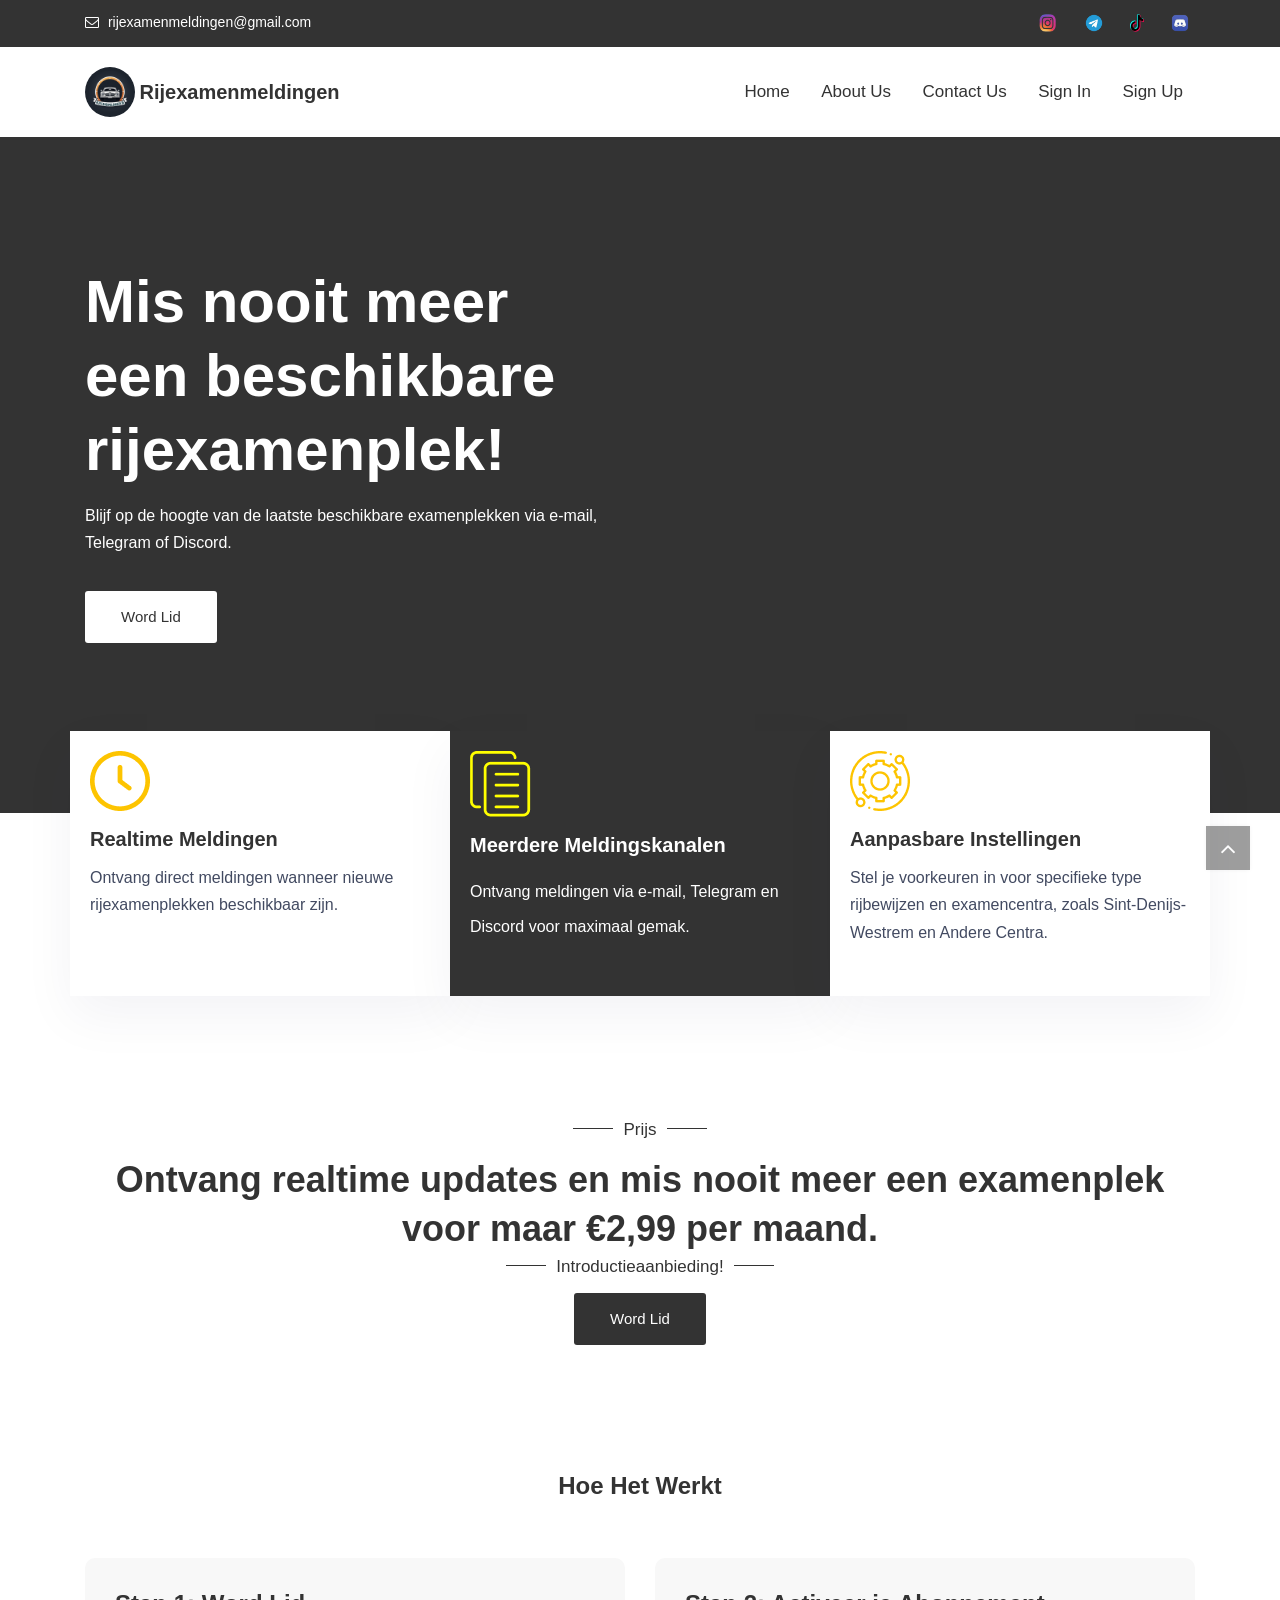
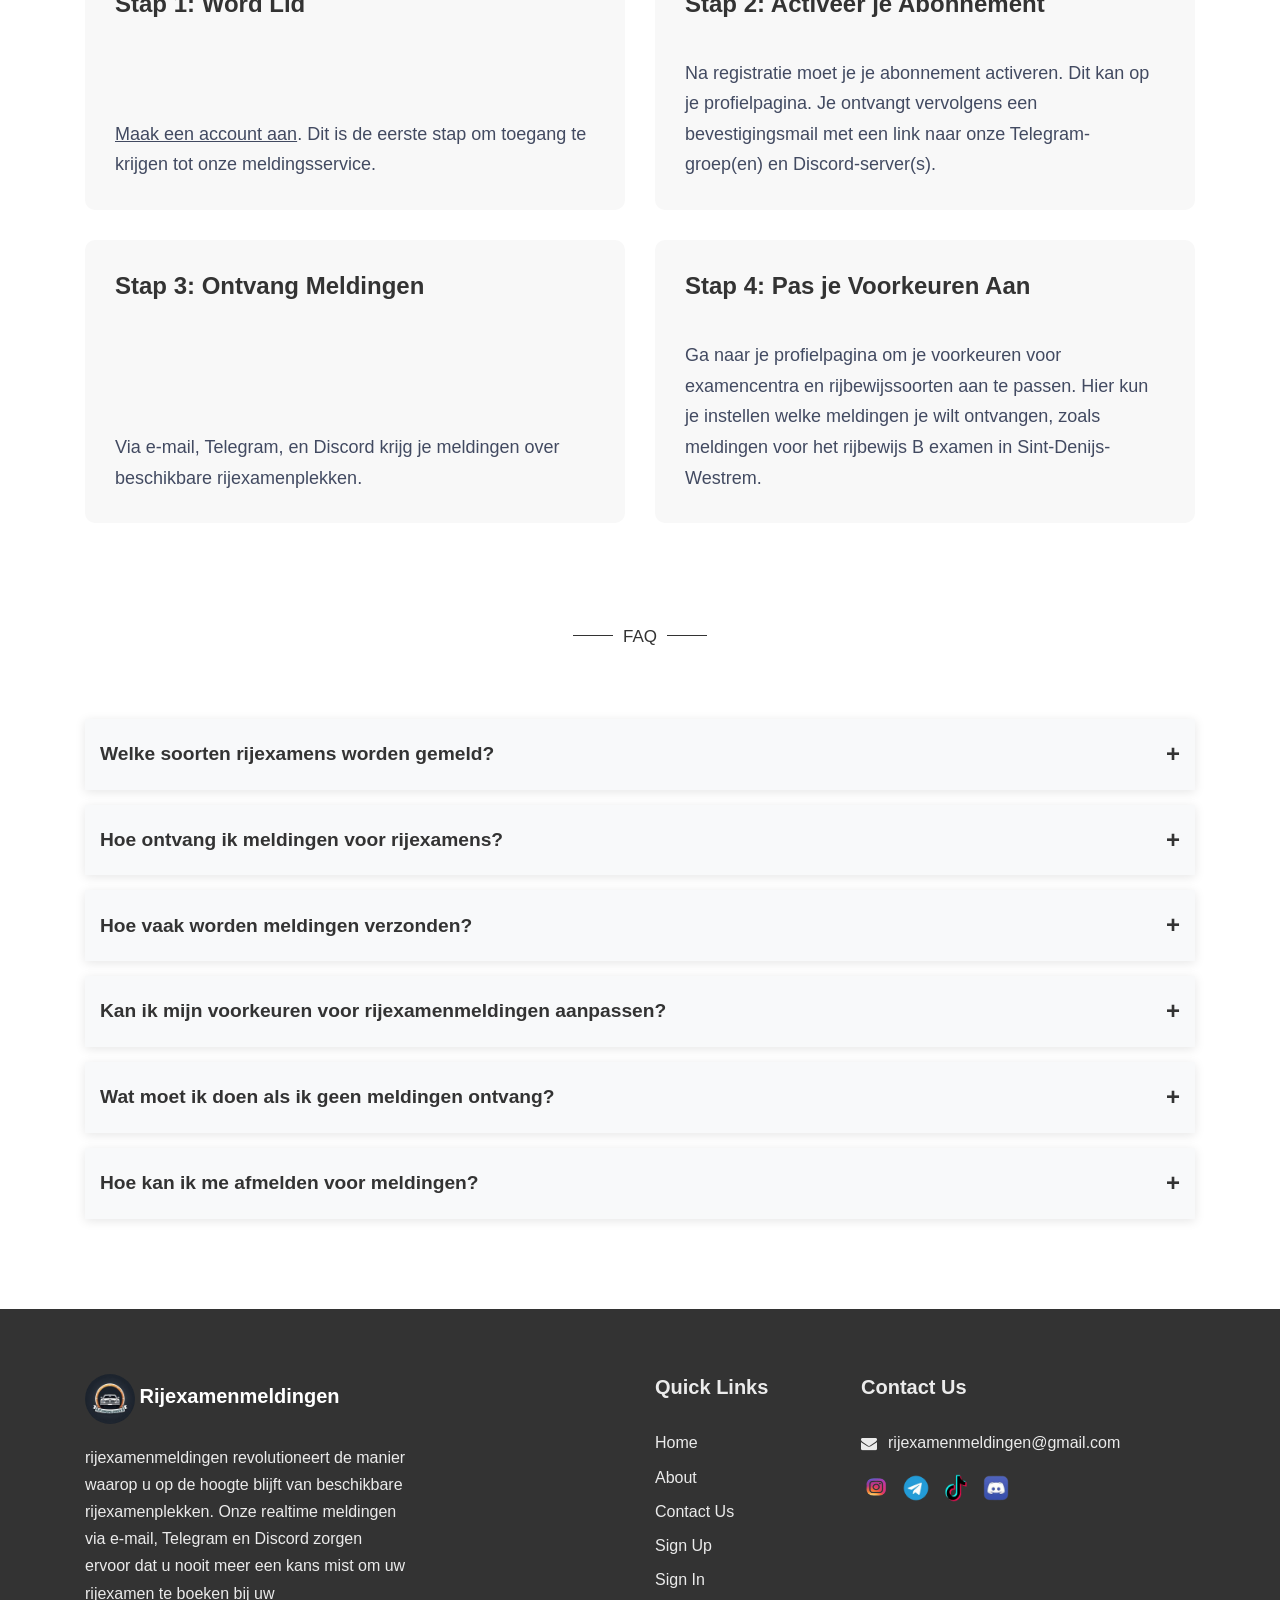
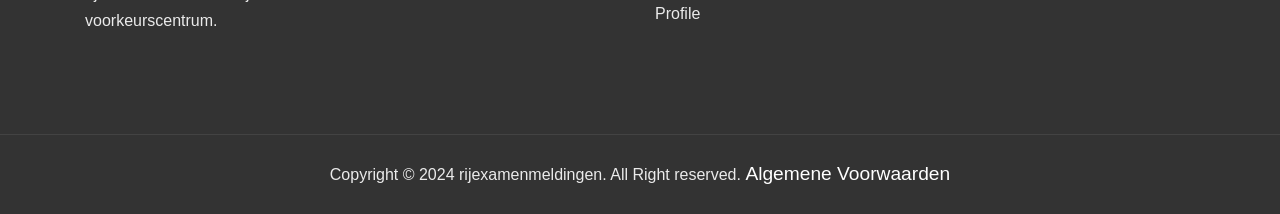
<file: index.html>
<!DOCTYPE html>
<html lang="nl">
  <head>
    <meta charset="UTF-8" />
    <meta name="viewport" content="width=device-width, initial-scale=1.0, maximum-scale=1.0" />
    <meta
      name="description"
      content="Blijf op de hoogte van beschikbare rijexamenplekken in Sint-Denijs-Westrem, Eeklo, Brakel, Erembodegem en Sint-Niklaas via e-mail, Telegram of Discord met onze meldingsservice."
    />
    <meta
      name="keywords"
      content="sbat, rijbewijs, rijbewijs B, praktijk examen, praktijkexamen, rijbewijs B praktijkexamen, rijexamen, rijbewijs meldingen, rijbewijs e-mail meldingen, rijbewijs Telegram meldingen, rijbewijs Discord meldingen, rijexamens, beschikbaarheid, Sint-Denijs-Westrem, Eeklo, Brakel, Erembodegem, Sint-Niklaas, autokeuring, theorie examen B"
    />
    <link rel="canonical" href="https://rijexamenmeldingen.be" />

    <meta http-equiv="X-UA-Compatible" content="IE=edge" />
    <title>Rijexamenmeldingen</title>
    <link rel="icon" href="favicon.svg" type="image/svg+xml" />
    <link rel="icon" href="assets/img/favicon.jpg" sizes="20x20" type="image/jpg" />
    <link rel="icon" href="assets/img/favicon.png" />
    <link rel="stylesheet" href="https://cdnjs.cloudflare.com/ajax/libs/font-awesome/6.0.0-beta3/css/all.min.css" />

    <meta property="og:title" content="Rijexamenmeldingen" />
    <meta
      property="og:description"
      content="Blijf op de hoogte van beschikbare rijexamenplekken in Sint-Denijs-Westrem, Eeklo, Brakel, Erembodegem en Sint-Niklaas via e-mail, Telegram of Discord met onze meldingsservice."
    />
    <meta property="og:image" content="https://rijexamenmeldingen.be/assets/img/logo-1024.png" />
    <meta property="og:url" content="https://rijexamenmeldingen.be" />
    <meta property="og:type" content="website" />

    <!-- Stylesheet -->
    <link rel="stylesheet" href="assets/css/vendor.css" />
    <link rel="stylesheet" href="assets/css/style.css" />
    <link rel="stylesheet" href="assets/css/responsive.css" />

    <!-- Google -->
    <script async src="https://www.googletagmanager.com/gtag/js?id=G-C6KMPT20YQ"></script>
    <script>
      window.dataLayer = window.dataLayer || [];
      function gtag() {
        dataLayer.push(arguments);
      }
      gtag("js", new Date());

      gtag("config", "G-C6KMPT20YQ");
    </script>
    <!-- Hotjar Tracking Code for https://rijexamenmeldingen.be -->
    <script>
      (function (h, o, t, j, a, r) {
        h.hj =
          h.hj ||
          function () {
            (h.hj.q = h.hj.q || []).push(arguments);
          };
        h._hjSettings = { hjid: 5114847, hjsv: 6 };
        a = o.getElementsByTagName("head")[0];
        r = o.createElement("script");
        r.async = 1;
        r.src = t + h._hjSettings.hjid + j + h._hjSettings.hjsv;
        a.appendChild(r);
      })(window, document, "https://static.hotjar.com/c/hotjar-", ".js?sv=");
    </script>
  </head>
  <body>
    <!-- preloader area start -->
    <div class="preloader" id="preloader">
      <div class="preloader-inner">
        <div class="spinner">
          <div class="dot1"></div>
          <div class="dot2"></div>
        </div>
      </div>
    </div>
    <!-- preloader area end -->

    <!-- navbar start -->
    <div class="navbar-area">
      <!-- navbar top start -->
      <div class="navbar-top bg-gray">
        <div class="container">
          <div class="row">
            <div class="col-md-8 text-md-left text-center">
              <ul>
                <!--<li><p><i class="fa fa-map-marker"></i> +(111)256 3527 56</p></li>-->
                <li>
                  <p><i class="fa fa-envelope-o"></i> rijexamenmeldingen@gmail.com</p>
                </li>
              </ul>
            </div>
            <div class="col-md-4">
              <ul class="topbar-right text-md-right text-center">
                <li class="social-area">
                  <a href="https://www.instagram.com/rijexamenmeldingen.be?igsh=MXh0ZnpwcjVrazRlYQ=="
                    ><img src="assets/img/instg.png" alt="" width="25" height="20"
                  /></a>
                  <a href="https://t.me/+irHB91aMk1Q0MGNk"
                    ><img src="assets/img/telegram.png" alt="" width="20" height="20"
                  /></a>
                  <a href="https://www.tiktok.com/@rijexamenmeldingen.be?_t=8qSFh3NCp9s&_r=1">
                    <img src="assets/img/tik.png" alt="" width="20" height="20" />
                  </a>
                  <a href="https://discord.com/invite/fhA5c4tTww">
                    <img src="assets/img/dicord.png" alt="" width="20" height="20" />
                  </a>
                </li>
              </ul>
            </div>
          </div>
        </div>
      </div>

      <nav class="navbar navbar-area-1 navbar-area navbar-expand-lg">
        <div class="container nav-container">
          <div class="responsive-mobile-menu">
            <button
              class="menu toggle-btn d-block d-lg-none"
              data-target="#edumint_main_menu"
              aria-expanded="false"
              aria-label="Toggle navigation"
            >
              <span class="icon-left"></span>
              <span class="icon-right"></span>
            </button>
          </div>
          <div class="logo">
            <a href="index"
              ><img style="border-radius: 50px" src="/assets/img/logo-1024.png" width="50px" height="50px" alt="img"
            /></a>
            <h4 style="display: inline">Rijexamenmeldingen</h4>
          </div>

          <div class="collapse navbar-collapse" id="edumint_main_menu">
            <ul class="navbar-nav menu-open text-right">
              <li>
                <a href="index">Home</a>
              </li>
              <li>
                <a href="about">About Us</a>
              </li>
              <li>
                <a href="contact">Contact Us</a>
              </li>
              <li>
                <a href="login">Sign In</a>
              </li>
              <li>
                <a href="register">Sign Up</a>
              </li>
              <li>
                <a href="profile">Profile</a>
              </li>
            </ul>
          </div>
        </div>
      </nav>
    </div>
    <!-- navbar end -->

    <!-- banner start -->
    <div class="banner-area banner-area-1" style="background-color: #333333">
      <div class="banner-bg"></div>
      <div class="container">
        <div class="row">
          <div class="col-xl-6 col-lg-7 align-self-center">
            <div class="banner-inner style-white text-center text-lg-left">
              <!--<img class="animate-img-1 top_image_bounce" src="assets" alt="img">-->
              <!--<h6 class="b-animate-1 sub-title">Driving School</h6>-->
              <h1 class="b-animate-2 title">Mis nooit meer een beschikbare rijexamenplek!</h1>
              <p class="content b-animate-3">
                Blijf op de hoogte van de laatste beschikbare examenplekken via e-mail, Telegram of Discord.
              </p>
              <div class="btn-wrap">
                <a class="btn btn-base b-animate-4 mr-3" href="/register" style="background-color: white; color: #333"
                  >Word Lid</a
                >
              </div>
            </div>
          </div>
        </div>
      </div>
    </div>
    <!-- banner end -->

    <style>
      /* Add this CSS */
      .intro-area .row {
        display: flex;
        flex-wrap: wrap;
      }

      .single-intro-inner {
        display: flex;
        flex-direction: column;
        height: 100%;
        padding: 20px;
      }

      .single-intro-inner .details {
        flex-grow: 1;
      }

      .thumb {
        margin-bottom: 20px;
      }

      .single-intro-inner img {
        width: 100%;
        height: auto;
      }
    </style>

    <!-- intro start -->
    <div class="intro-area intro-one-area mg-top--82">
      <div class="container">
        <div class="row no-lg-gutters justify-content-center">
          <!-- First Column -->
          <div class="col-lg-4 col-md-6">
            <div class="single-intro-inner media">
              <div class="thumb media-left">
                <img src="/assets/img/other/wcu-2.png" alt="img" />
              </div>
              <div class="details media-body">
                <h4>Realtime Meldingen</h4>
                <p>Ontvang direct meldingen wanneer nieuwe rijexamenplekken beschikbaar zijn.</p>
              </div>
            </div>
          </div>
          <!-- Second Column -->
          <div class="col-lg-4 col-md-6">
            <div class="single-intro-inner single-intro-inner-active media">
              <div class="thumb media-left">
                <img src="/assets/img/other/wcu-4.png" alt="img" />
              </div>
              <div class="details media-body">
                <h4>Meerdere Meldingskanalen</h4>
                <p>
                  Ontvang meldingen via e-mail, <a href="https://t.me/+irHB91aMk1Q0MGNk">Telegram</a> en
                  <a href="https://discord.com/invite/fhA5c4tTww">Discord</a> voor maximaal gemak.
                </p>
              </div>
            </div>
          </div>
          <!-- Third Column -->
          <div class="col-lg-4 col-md-6">
            <div class="single-intro-inner media">
              <div class="thumb media-left">
                <img src="/assets/img/other/wcu-1.png" alt="img" />
              </div>
              <div class="details media-body">
                <h4>Aanpasbare Instellingen</h4>
                <p>
                  Stel je voorkeuren in voor specifieke type rijbewijzen en examencentra, zoals Sint-Denijs-Westrem en
                  Andere Centra.
                </p>
              </div>
            </div>
          </div>
        </div>
      </div>
    </div>
    <!-- intro end -->

    <!-- Price and price -->
    <div class="testimonial-area pd-top-90 pd-bottom-70">
      <div class="container">
        <div class="row justify-content-center">
          <div class="col-xl-12 col-lg-12 col-md-12">
            <div class="section-title text-center">
              <h5 class="sub-title double-line">Prijs</h5>
              <h2 class="title">
                Ontvang realtime updates en mis nooit meer een examenplek voor maar €2,99 per maand.
              </h2>
              <h5 class="sub-title double-line">Introductieaanbieding!</h5>
              <div class="btn-wrap">
                <a class="btn btn-base b-animate-4 mr-3" style="margin: 0 !important" href="/register">Word Lid</a>
              </div>
            </div>
          </div>
        </div>
      </div>
    </div>

    <!-- Price and price -->
    <div class="testimonial-area pd-top-70 pd-bottom-70">
      <div class="container">
        <div class="row justify-content-center">
          <div class="col-xl-5 col-lg-6 col-md-11">
            <div class="section-title text-center">
              <h2 class="title double-line">Hoe Het Werkt</h2>
            </div>
          </div>
        </div>

        <div class="row">
          <div class="col-md-6">
            <div class="single-testimonial-inner">
              <h2 class="title double-line">Stap 1: Word Lid</h2>
              <p>
                <a href="/register" , style="text-decoration: underline">Maak een account aan</a>. Dit is de eerste stap
                om toegang te krijgen tot onze meldingsservice.
              </p>
            </div>
          </div>

          <div class="col-md-6">
            <div class="single-testimonial-inner">
              <h2 class="title double-line">Stap 2: Activeer je Abonnement</h2>
              <p>
                Na registratie moet je je abonnement activeren. Dit kan op je <a href="/profile">profielpagina</a>. Je
                ontvangt vervolgens een bevestigingsmail met een link naar onze
                <a href="https://t.me/+irHB91aMk1Q0MGNk">Telegram-groep(en)</a> en
                <a href="https://discord.gg/fhA5c4tTww">Discord-server(s)</a>.
              </p>
            </div>
          </div>
        </div>

        <div class="row">
          <div class="col-md-6">
            <div class="single-testimonial-inner">
              <h2 class="title double-line">Stap 3: Ontvang Meldingen</h2>
              <p>
                Via e-mail,
                <a href="https://t.me/+irHB91aMk1Q0MGNk">Telegram</a>, en
                <a href="https://discord.gg/fhA5c4tTww">Discord</a> krijg je meldingen over beschikbare
                rijexamenplekken.
              </p>
            </div>
          </div>

          <div class="col-md-6">
            <div class="single-testimonial-inner">
              <h2 class="title double-line">Stap 4: Pas je Voorkeuren Aan</h2>
              <p>
                Ga naar je <a href="/profile">profielpagina</a> om je voorkeuren voor examencentra en rijbewijssoorten
                aan te passen. Hier kun je instellen welke meldingen je wilt ontvangen, zoals meldingen voor het
                rijbewijs B examen in Sint-Denijs-Westrem.
              </p>
            </div>
          </div>
        </div>
      </div>
    </div>

    <style>
      .accordion-button {
        background-color: #f8f9fa;
        color: #333;
        font-weight: bold;
        font-size: 1.2rem;
        border: none;
        outline: none;
        padding: 15px;
        width: 100%;
        text-align: left;
        cursor: pointer;
        transition: background-color 0.3s ease-in-out, color 0.3s ease-in-out;
        display: flex;
        justify-content: space-between; /* Puts the icon on the right */
        align-items: center;
      }

      .accordion-button.active {
        background-color: #333333;
        color: #fff;
      }

      .accordion-button::after {
        content: "\002B"; /* Unicode for "+" sign */
        font-size: 1.5rem;
        color: #333333;
        transition: transform 0.3s ease-in-out;
      }

      .accordion-button.active::after {
        content: "\2212"; /* Unicode for "−" sign */
        color: #fff;
      }

      .accordion-button:hover {
        background-color: #333333;
        color: #fff;
      }

      .accordion-body {
        background-color: #f1f1f1;
        padding: 20px;
        border-left: 2px solid #333333;
        font-size: 1rem;
        line-height: 1.6;
        display: none;
        overflow: hidden;
      }

      .accordion-header {
        margin-bottom: 0;
      }

      .accordion-item {
        border: none;
        margin-bottom: 15px;
        box-shadow: 0 2px 10px rgba(0, 0, 0, 0.1);
      }

      .accordion-item:last-of-type {
        margin-bottom: 0;
      }
    </style>

    <!-- FAQ Section -->
    <div class="testimonial-area pd-top-70 pd-bottom-90">
      <div class="container">
        <div class="section-title text-center">
          <h5 class="sub-title double-line">FAQ</h5>
        </div>
        <div class="accordion">
          <div class="accordion-item">
            <button class="accordion-button" type="button">Welke soorten rijexamens worden gemeld?</button>
            <div class="accordion-body">
              Onze meldingsservice biedt updates voor verschillende soorten rijexamens, waaronder praktijkexamens voor
              rijbewijs B en AM. U kunt uw voorkeuren instellen om meldingen te ontvangen voor specifieke
              rijbewijssoorten en examencentra, zoals Sint-Denijs-Westrem, Eeklo, Brakel, Sint-Niklaas en Erembodegem.
              In principe is elke soort rijbewijs mogelijk, en we zijn actief bezig om dit verder uit te breiden. Als u
              specifieke wensen heeft, kunt u ons hiernaar vragen, en we zullen deze direct implementeren indien
              mogelijk. Dit zorgt ervoor dat u relevante informatie ontvangt over beschikbare plekken die aansluiten bij
              uw rijexamendoelen.
            </div>
          </div>

          <div class="accordion-item">
            <button class="accordion-button" type="button">Hoe ontvang ik meldingen voor rijexamens?</button>
            <div class="accordion-body">
              Nadat wij uw betaling hebben verwerkt, ontvangt u een bevestigingsmail op het opgegeven e-mailadres. In
              deze e-mail vindt u een link naar onze
              <a href="https://t.me/+irHB91aMk1Q0MGNk">Telegram-groep(en)</a> en
              <a href="https://discord.gg/fhA5c4tTww">Discord-server(s)</a>, waar u directe meldingen ontvangt over
              beschikbare rijexamenplekken voor uw gekozen type rijbewijs, zoals rijbewijs B. U ontvangt ook
              e-mailmeldingen op basis van uw voorkeuren, zoals praktijkexamens en theorie-examens. Zorg ervoor dat uw
              e-mailinstellingen correct zijn geconfigureerd om geen meldingen te missen.
            </div>
          </div>

          <div class="accordion-item">
            <button class="accordion-button" type="button">Hoe vaak worden meldingen verzonden?</button>
            <div class="accordion-body">
              Meldingen worden verzonden zodra er nieuwe beschikbare rijexamenplekken worden gedetecteerd voor de door u
              geselecteerde voorkeuren. Dit kan variëren afhankelijk van de beschikbaarheid van examenplekken. U
              ontvangt zowel e-mailmeldingen als
              <a href="https://t.me/+irHB91aMk1Q0MGNk">Telegram</a> en
              <a href="https://discord.gg/fhA5c4tTww">Discord</a> updates, zodat u altijd op de hoogte bent van de
              nieuwste mogelijkheden om uw rijexamen te boeken.
            </div>
          </div>

          <div class="accordion-item">
            <button class="accordion-button" type="button">
              Kan ik mijn voorkeuren voor rijexamenmeldingen aanpassen?
            </button>
            <div class="accordion-body">
              Ja, u kunt uw voorkeuren voor rijexamenmeldingen op elk moment wijzigen door naar uw profielpagina te gaan
              via
              <a href="/profiel">deze link</a>. U wordt mogelijk gevraagd om in te loggen om toegang te krijgen tot deze
              instellingen. Op uw profielpagina kunt u uw voorkeuren voor specifieke rijexamencentra, zoals
              Sint-Denijs-Westrem en Eeklo, en voor de soorten rijexamens, zoals praktijkexamens voor rijbewijs B,
              aanpassen.
            </div>
          </div>

          <div class="accordion-item">
            <button class="accordion-button" type="button">Wat moet ik doen als ik geen meldingen ontvang?</button>
            <div class="accordion-body">
              Als u geen meldingen ontvangt voor beschikbare rijexamenplekken, controleer dan of uw e-mailadres correct
              is ingevoerd en of u e-mailmeldingen en Telegram-updates heeft ingeschakeld. Zorg ervoor dat onze
              berichten niet in uw spammap terechtkomen. Als u nog steeds geen meldingen ontvangt, controleer dan uw
              voorkeuren op uw profielpagina via <a href="/profiel">deze link</a>. U moet mogelijk inloggen om uw
              voorkeuren te controleren. Neem contact met ons op via
              <a href="mailto:rijexamenmeldingen@gmail.com">rijexamenmeldingen@gmail.com</a>
              als u verdere hulp nodig heeft.
            </div>
          </div>

          <div class="accordion-item">
            <button class="accordion-button" type="button">Hoe kan ik me afmelden voor meldingen?</button>
            <div class="accordion-body">
              Als u zich wilt afmelden voor meldingen over beschikbare rijexamenplekken, kunt u dit doen door in te
              loggen op uw profielpagina en uw meldingsinstellingen te wijzigen. Ga naar
              <a href="/profiel">deze link</a> om uw voorkeuren aan te passen. U kunt daar kiezen om meldingen te
              stoppen voor specifieke examencentra of rijbewijssoorten. Indien u problemen ondervindt, kunt u ook
              contact met ons opnemen via
              <a href="mailto:rijexamenmeldingen@gmail.com">rijexamenmeldingen@gmail.com</a>.
            </div>
          </div>
        </div>
      </div>
    </div>

    <script>
      // JavaScript for Accordion functionality
      const accordionButtons = document.querySelectorAll(".accordion-button");

      accordionButtons.forEach((button) => {
        button.addEventListener("click", () => {
          const accordionBody = button.nextElementSibling;

          // Toggle the active state for the clicked button
          button.classList.toggle("active");

          // Collapse or expand the content
          if (accordionBody.style.display === "block") {
            accordionBody.style.display = "none";
          } else {
            accordionBody.style.display = "block";
          }
        });
      });
    </script>

    <style>
      .single-testimonial-inner {
        background-color: #f8f8f8;
        padding: 30px;
        border-radius: 10px;
        margin-bottom: 30px;
        height: 100%; /* Make the card height uniform */
        display: flex;
        flex-direction: column;
        justify-content: space-between;
      }

      .row .col-md-6 {
        margin-bottom: 30px; /* Ensure spacing between rows */
      }

      .title.double-line {
        font-size: 24px;
        font-weight: bold;
      }

      p {
        font-size: 16px;
      }
    </style>

    <!-- footer area start -->
    <footer class="footer-area" style="background-color: #333333">
      <div class="container">
        <div class="row">
          <div class="col-lg-4 col-md-6">
            <div class="widget widget_about pr-xl-4">
              <div class="thumb">
                <img style="border-radius: 50px" src="assets/img/logo.png" width="50px" height="50px" alt="img" />
                <h4 style="color: white; display: inline">Rijexamenmeldingen</h4>
              </div>
              <div class="details">
                <p>
                  rijexamenmeldingen revolutioneert de manier waarop u op de hoogte blijft van beschikbare
                  rijexamenplekken. Onze realtime meldingen via e-mail, Telegram en Discord zorgen ervoor dat u nooit
                  meer een kans mist om uw rijexamen te boeken bij uw voorkeurscentrum.
                </p>
              </div>
            </div>
          </div>
          <div class="col-lg-2 col-md-6"></div>
          <div class="col-lg-2 col-md-6">
            <div class="widget widget_nav_menu">
              <h4 class="widget-title">Quick Links</h4>
              <ul>
                <li><a href="index">Home</a></li>
                <li><a href="about">About</a></li>
                <li><a href="contact">Contact Us</a></li>
                <li><a href="register">Sign Up</a></li>
                <li><a href="login">Sign In</a></li>
                <li><a href="profile">Profile</a></li>
              </ul>
            </div>
          </div>
          <div class="col-lg-4 col-md-6">
            <div class="widget widget_contact pl-lg-3">
              <h4 class="widget-title">Contact Us</h4>
              <ul class="details">
                <li><i class="fa fa-envelope"></i>rijexamenmeldingen@gmail.com</li>
              </ul>

              <ul style="display: flex; list-style: none; padding: 0">
                <li style="margin-right: 10px">
                  <a
                    style="color: white"
                    href="https://www.instagram.com/rijexamenmeldingen.be?igsh=MXh0ZnpwcjVrazRlYQ=="
                  >
                    <img src="assets/img/instg.png" alt="" width="30" height="20" />
                  </a>
                </li>
                <li style="margin-right: 10px">
                  <a style="color: white" href="https://t.me/+irHB91aMk1Q0MGNk">
                    <img src="assets/img/telegram.png" alt="" width="30" height="30" />
                  </a>
                </li>
                <li style="margin-right: 10px">
                  <a style="color: white" href="https://www.tiktok.com/@rijexamenmeldingen.be?_t=8qSFh3NCp9s&_r=1">
                    <img src="assets/img/tik.png" alt="" width="30" height="30" />
                  </a>
                </li>
                <li>
                  <a style="color: white" href="https://discord.com/invite/fhA5c4tTww">
                    <img src="assets/img/dicord.png" alt="" width="30" height="30" />
                  </a>
                </li>
              </ul>
            </div>
          </div>
        </div>
      </div>
      <div class="footer-bottom text-center">
        <div class="container">
          <div class="row">
            <div class="col-md-12 align-self-center">
              <p>
                Copyright © 2024 rijexamenmeldingen. All Right reserved.
                <a href="/assets/algemene-voorwaarden.pdf" target="_blank" style="font-size: larger; color: white"
                  >Algemene Voorwaarden</a
                >
              </p>
            </div>
          </div>
        </div>
      </div>
    </footer>
    <!-- footer area end -->

    <!-- back to top area start -->
    <div class="back-to-top">
      <span class="back-top"><i class="fa fa-angle-up"></i></span>
    </div>
    <!-- back to top area end -->

    <!-- all plugins here -->
    <script src="assets/js/vendor.js"></script>
    <script src="assets/js/main.js"></script>
    <script src="assets/js/tracking.js"></script>
    <script src="assets/js/nav.js"></script>
  </body>
</html>
</file>
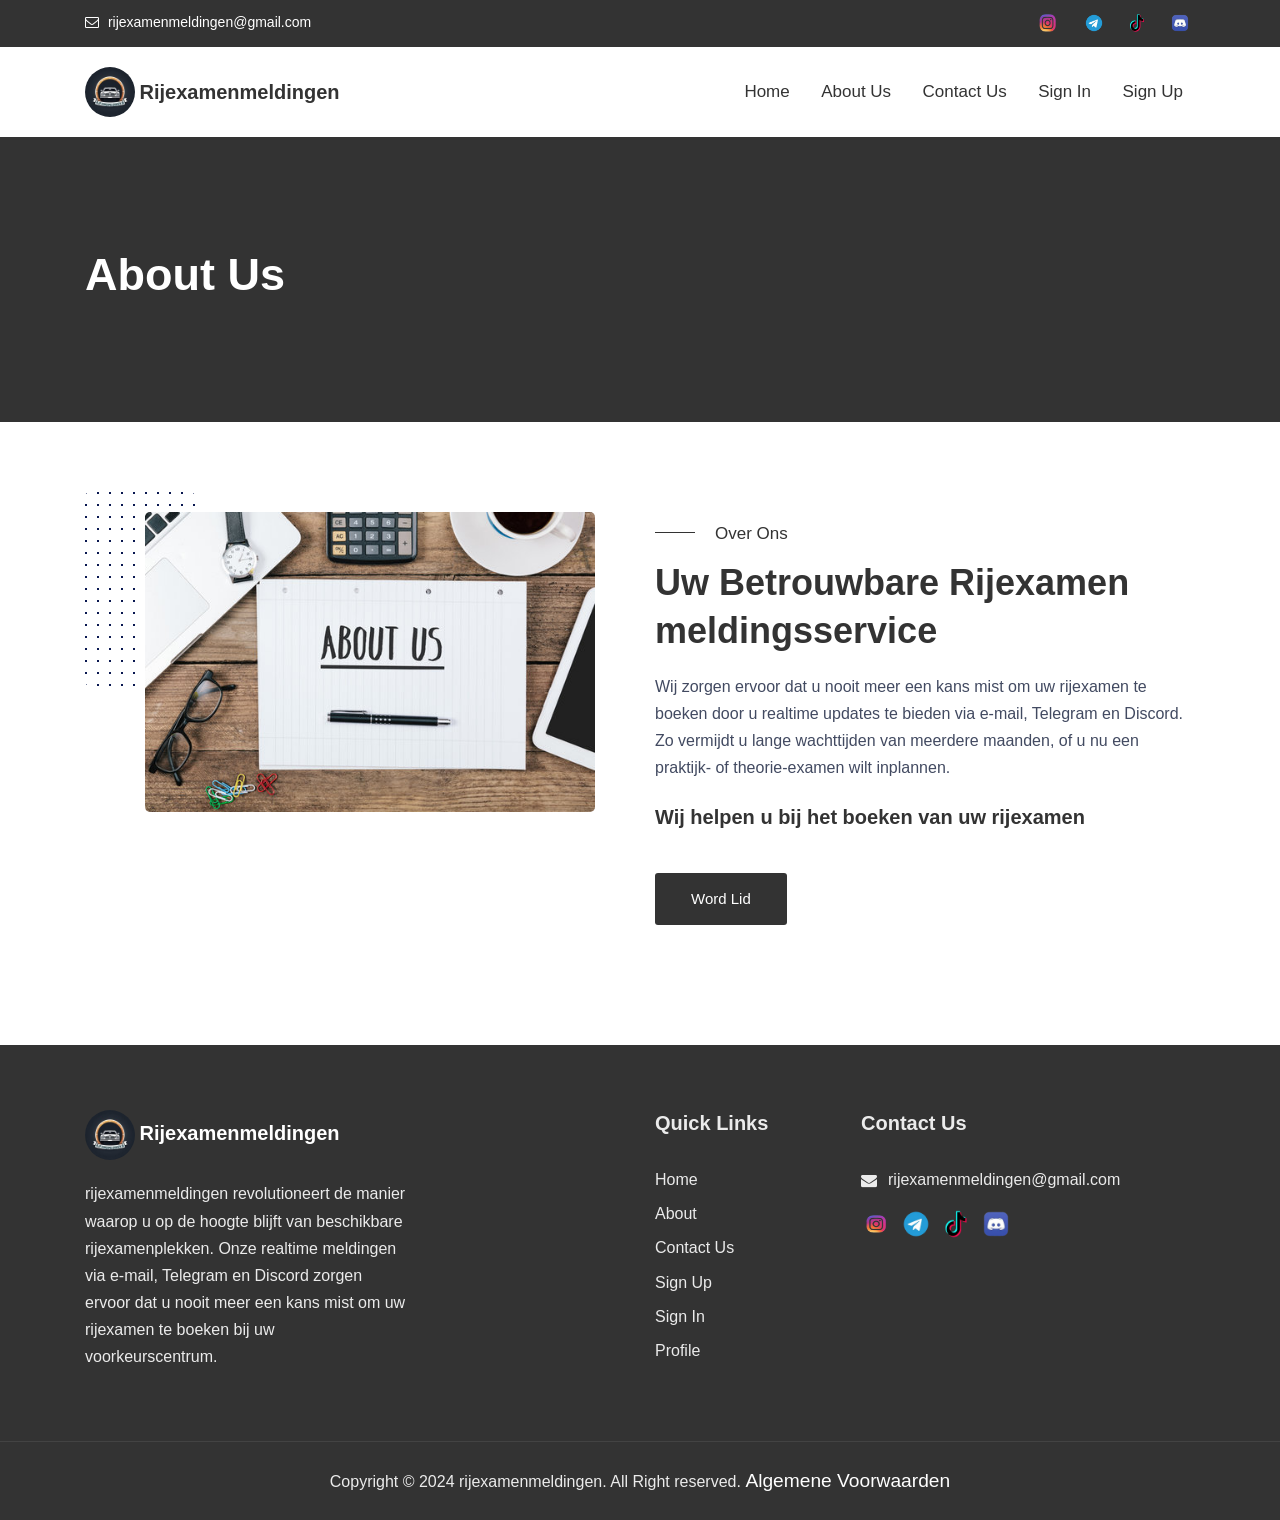
<file: about.html>
<!DOCTYPE html>
<html lang="nl">
  <head>
    <meta charset="UTF-8" />
    <meta name="viewport" content="width=device-width, initial-scale=1.0, maximum-scale=1.0" />
    <meta
      name="description"
      content="Blijf op de hoogte van beschikbare rijexamenplekken in Sint-Denijs-Westrem, Eeklo, Brakel, Erembodegem en Sint-Niklaas via e-mail, Telegram of Discord met onze meldingsservice."
    />
    <meta
      name="keywords"
      content="sbat, rijbewijs, rijbewijs B, praktijk examen, praktijkexamen, rijbewijs B praktijkexamen, rijexamen, rijbewijs meldingen, rijbewijs e-mail meldingen, rijbewijs Telegram meldingen, rijbewijs Discord meldingen, rijexamens, beschikbaarheid, Sint-Denijs-Westrem, Eeklo, Brakel, Erembodegem, Sint-Niklaas, autokeuring, theorie examen B"
    />
    <link rel="canonical" href="https://rijexamenmeldingen.be/about" />

    <meta http-equiv="X-UA-Compatible" content="IE=edge" />
    <title>Rijexamenmeldingen</title>
    <link rel="icon" href="favicon.svg" type="image/svg+xml" />
    <link rel="icon" href="assets/img/favicon.jpg" sizes="20x20" type="image/jpg" />
    <link rel="icon" href="assets/img/favicon.png" />

    <meta property="og:title" content="Rijexamenmeldingen" />
    <meta
      property="og:description"
      content="Blijf op de hoogte van beschikbare rijexamenplekken in Sint-Denijs-Westrem, Eeklo, Brakel, Erembodegem en Sint-Niklaas via e-mail, Telegram of Discord met onze meldingsservice."
    />
    <meta property="og:image" content="https://rijexamenmeldingen.be/assets/img/logo-1024.png" />
    <meta property="og:url" content="https://rijexamenmeldingen.be" />
    <meta property="og:type" content="website" />

    <!-- Stylesheet -->
    <link rel="stylesheet" href="assets/css/vendor.css" />
    <link rel="stylesheet" href="assets/css/style.css" />
    <link rel="stylesheet" href="assets/css/responsive.css" />

    <!-- Google -->
    <script async src="https://www.googletagmanager.com/gtag/js?id=G-C6KMPT20YQ"></script>
    <script>
      window.dataLayer = window.dataLayer || [];
      function gtag() {
        dataLayer.push(arguments);
      }
      gtag("js", new Date());

      gtag("config", "G-C6KMPT20YQ");
    </script>
    <!-- Hotjar Tracking Code for https://rijexamenmeldingen.be -->
    <script>
      (function (h, o, t, j, a, r) {
        h.hj =
          h.hj ||
          function () {
            (h.hj.q = h.hj.q || []).push(arguments);
          };
        h._hjSettings = { hjid: 5114847, hjsv: 6 };
        a = o.getElementsByTagName("head")[0];
        r = o.createElement("script");
        r.async = 1;
        r.src = t + h._hjSettings.hjid + j + h._hjSettings.hjsv;
        a.appendChild(r);
      })(window, document, "https://static.hotjar.com/c/hotjar-", ".js?sv=");
    </script>
  </head>
  <body>
    <!-- navbar start -->
    <div class="navbar-area">
      <!-- navbar top start -->
      <div class="navbar-top bg-gray">
        <div class="container">
          <div class="row">
            <div class="col-md-8 text-md-left text-center">
              <ul>
                <li>
                  <p><i class="fa fa-envelope-o"></i> rijexamenmeldingen@gmail.com</p>
                </li>
              </ul>
            </div>
            <div class="col-md-4">
              <ul class="topbar-right text-md-right text-center">
                <li class="social-area">
                  <a href="https://www.instagram.com/rijexamenmeldingen.be?igsh=MXh0ZnpwcjVrazRlYQ=="
                    ><img src="assets/img/instg.png" alt="" width="25" height="20"
                  /></a>
                  <a href="https://t.me/+irHB91aMk1Q0MGNk"
                    ><img src="assets/img/telegram.png" alt="" width="20" height="20"
                  /></a>
                  <a href="https://www.tiktok.com/@rijexamenmeldingen.be?_t=8qSFh3NCp9s&_r=1">
                    <img src="assets/img/tik.png" alt="" width="20" height="20" />
                  </a>
                  <a href="https://discord.com/invite/fhA5c4tTww">
                    <img src="assets/img/dicord.png" alt="" width="20" height="20" />
                  </a>
                </li>
              </ul>
            </div>
          </div>
        </div>
      </div>

      <nav class="navbar navbar-area-1 navbar-area navbar-expand-lg">
        <div class="container nav-container">
          <div class="responsive-mobile-menu">
            <button
              class="menu toggle-btn d-block d-lg-none"
              data-target="#edumint_main_menu"
              aria-expanded="false"
              aria-label="Toggle navigation"
            >
              <span class="icon-left"></span>
              <span class="icon-right"></span>
            </button>
          </div>
          <div class="logo">
            <a href="index"
              ><img style="border-radius: 50px" src="assets/img/logo.png" width="50px" height="50px" alt="img"
            /></a>
            <h4 style="display: inline">Rijexamenmeldingen</h4>
          </div>

          <div class="collapse navbar-collapse" id="edumint_main_menu">
            <ul class="navbar-nav menu-open text-right">
              <li>
                <a href="index">Home</a>
              </li>
              <li>
                <a href="about">About Us</a>
              </li>
              <li>
                <a href="contact">Contact Us</a>
              </li>
              <li>
                <a href="login">Sign In</a>
              </li>
              <li>
                <a href="register">Sign Up</a>
              </li>
              <li>
                <a href="profile">Profile</a>
              </li>
            </ul>
          </div>
        </div>
      </nav>
    </div>
    <!-- navbar end -->

    <!-- breadcrumb start -->
    <div class="breadcrumb-area" style="background-color: #333333">
      <div class="container">
        <div class="breadcrumb-inner">
          <div class="section-title mb-0">
            <h2 class="page-title">About Us</h2>
          </div>
        </div>
      </div>
    </div>
    <!-- breadcrumb end -->

    <!-- about area start -->
    <div class="about-area bg-relative pd-top-90 pd-bottom-120">
      <div class="container">
        <div class="about-area-inner">
          <div class="row">
            <div class="col-lg-6 col-md-11">
              <div class="about-thumb-wrap about-left-thumb">
                <img class="img-1" src="assets/img/about/1.png" alt="img" />
                <img class="img-2" src="assets/img/about/9.jpg" alt="img" />
              </div>
            </div>

            <div class="col-lg-6 align-self-center">
              <div class="about-inner-wrap mt-2 pt-4 pt-lg-0">
                <div class="section-title mb-0">
                  <h6 class="sub-title left-line">Over Ons</h6>
                  <h2 class="title">Uw Betrouwbare Rijexamen meldingsservice</h2>
                  <p class="content">
                    Wij zorgen ervoor dat u nooit meer een kans mist om uw rijexamen te boeken door u realtime updates
                    te bieden via e-mail, Telegram en Discord. Zo vermijdt u lange wachttijden van meerdere maanden, of
                    u nu een praktijk- of theorie-examen wilt inplannen.
                  </p>
                  <h4 class="small-title">Wij helpen u bij het boeken van uw rijexamen</h4>
                  <a class="btn btn-base" href="/register">Word Lid</a>
                </div>
              </div>
            </div>
          </div>
        </div>
      </div>
    </div>
    <!-- about area end -->

    <footer class="footer-area" style="background-color: #333333">
      <div class="container">
        <div class="row">
          <div class="col-lg-4 col-md-6">
            <div class="widget widget_about pr-xl-4">
              <div class="thumb">
                <img style="border-radius: 50px" src="assets/img/logo.png" width="50px" height="50px" alt="img" />
                <h4 style="color: white; display: inline">Rijexamenmeldingen</h4>
              </div>
              <div class="details">
                <p>
                  rijexamenmeldingen revolutioneert de manier waarop u op de hoogte blijft van beschikbare
                  rijexamenplekken. Onze realtime meldingen via e-mail, Telegram en Discord zorgen ervoor dat u nooit
                  meer een kans mist om uw rijexamen te boeken bij uw voorkeurscentrum.
                </p>
              </div>
            </div>
          </div>
          <div class="col-lg-2 col-md-6"></div>
          <div class="col-lg-2 col-md-6">
            <div class="widget widget_nav_menu">
              <h4 class="widget-title">Quick Links</h4>
              <ul>
                <li><a href="index">Home</a></li>
                <li><a href="about">About</a></li>
                <li><a href="contact">Contact Us</a></li>
                <li><a href="register">Sign Up</a></li>
                <li><a href="login">Sign In</a></li>
                <li><a href="profile">Profile</a></li>
              </ul>
            </div>
          </div>
          <div class="col-lg-4 col-md-6">
            <div class="widget widget_contact pl-lg-3">
              <h4 class="widget-title">Contact Us</h4>
              <ul class="details">
                <li><i class="fa fa-envelope"></i>rijexamenmeldingen@gmail.com</li>
              </ul>

              <ul style="display: flex; list-style: none; padding: 0">
                <li style="margin-right: 10px">
                  <a
                    style="color: white"
                    href="https://www.instagram.com/rijexamenmeldingen.be?igsh=MXh0ZnpwcjVrazRlYQ=="
                  >
                    <img src="assets/img/instg.png" alt="" width="30" height="20" />
                  </a>
                </li>
                <li style="margin-right: 10px">
                  <a style="color: white" href="https://t.me/+irHB91aMk1Q0MGNk">
                    <img src="assets/img/telegram.png" alt="" width="30" height="30" />
                  </a>
                </li>
                <li style="margin-right: 10px">
                  <a style="color: white" href="https://www.tiktok.com/@rijexamenmeldingen.be?_t=8qSFh3NCp9s&_r=1">
                    <img src="assets/img/tik.png" alt="" width="30" height="30" />
                  </a>
                </li>
                <li>
                  <a style="color: white" href="https://discord.com/invite/fhA5c4tTww">
                    <img src="assets/img/dicord.png" alt="" width="30" height="30" />
                  </a>
                </li>
              </ul>
            </div>
          </div>
        </div>
      </div>
      <div class="footer-bottom text-center">
        <div class="container">
          <div class="row">
            <div class="col-md-12 align-self-center">
              <p>
                Copyright © 2024 rijexamenmeldingen. All Right reserved.
                <a href="/assets/algemene-voorwaarden.pdf" target="_blank" style="font-size: larger; color: white"
                  >Algemene Voorwaarden</a
                >
              </p>
            </div>
          </div>
        </div>
      </div>
    </footer>
    <!-- footer area end -->

    <!-- back to top area start -->
    <div class="back-to-top">
      <span class="back-top"><i class="fa fa-angle-up"></i></span>
    </div>
    <!-- back to top area end -->

    <!-- all plugins here -->
    <script src="assets/js/vendor.js"></script>
    <!-- main js  -->
    <script src="assets/js/main.js"></script>
    <script src="assets/js/nav.js"></script>
  </body>
</html>
</file>
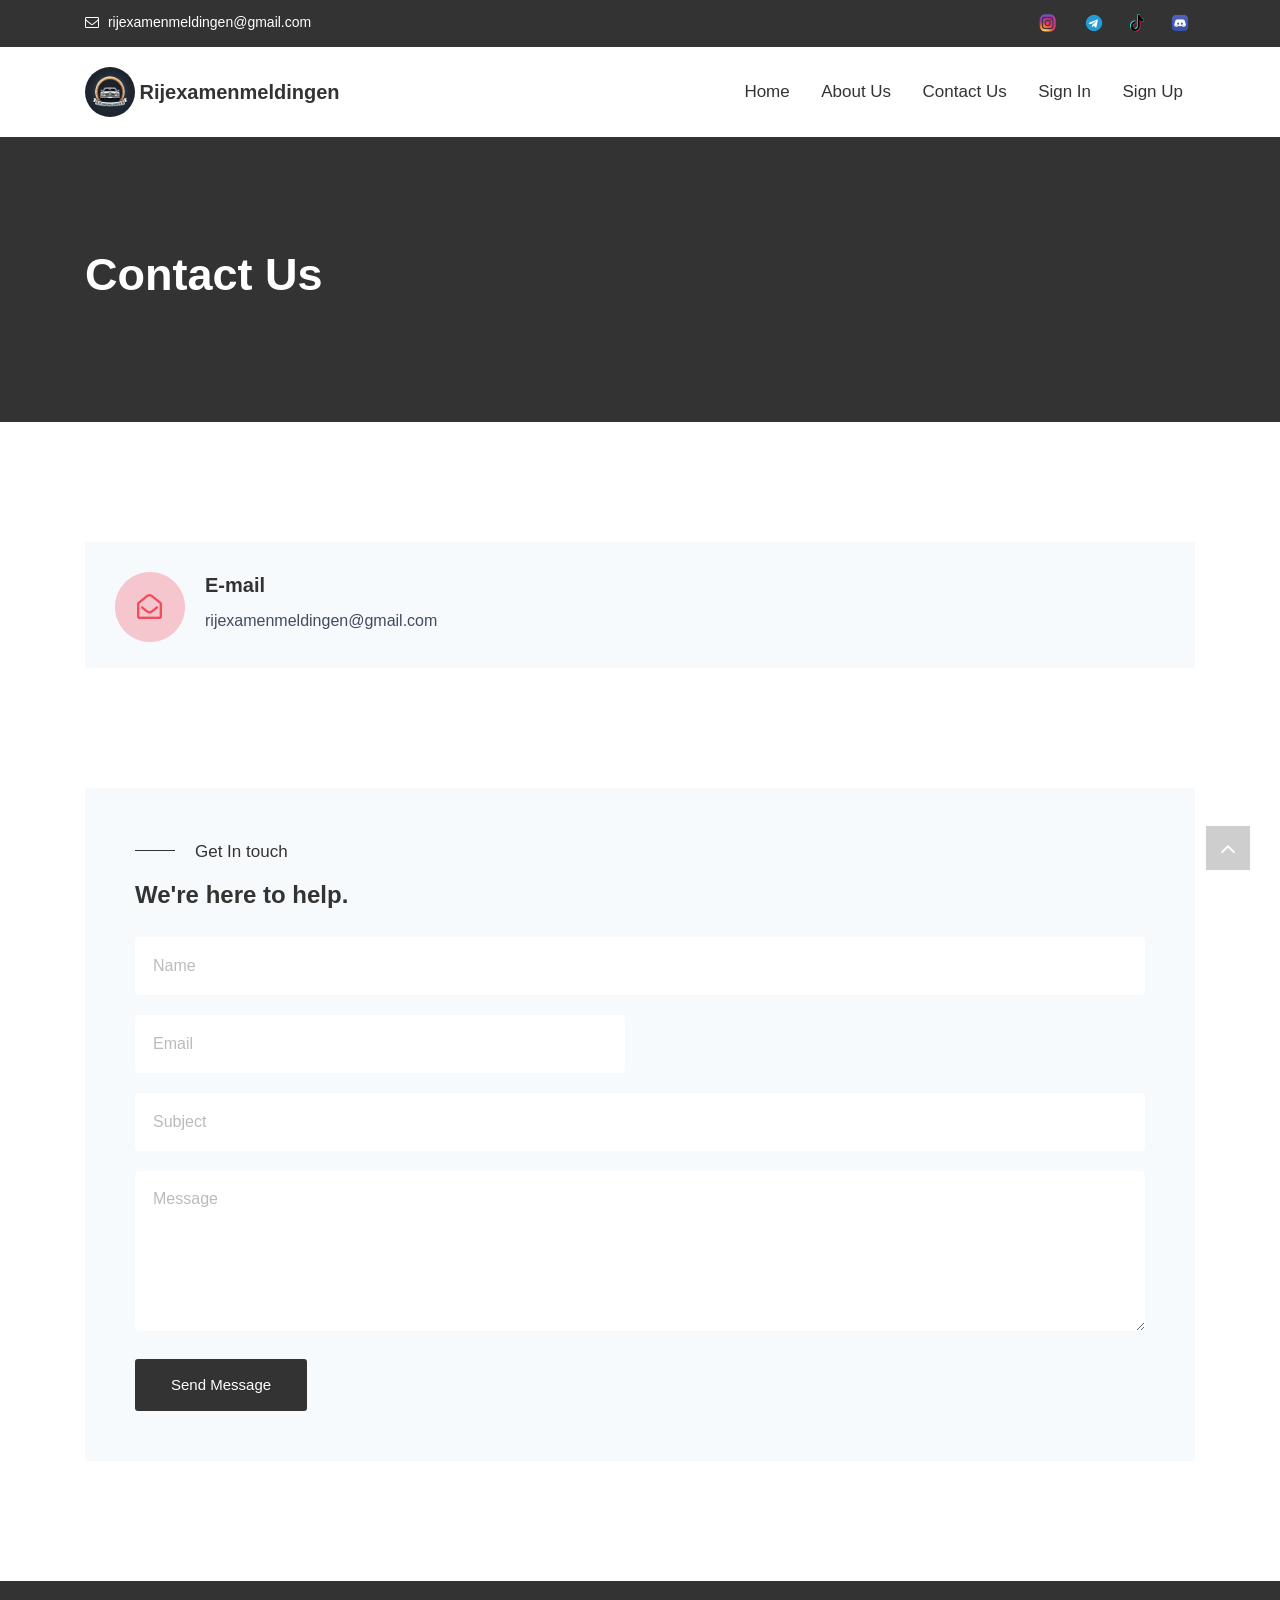
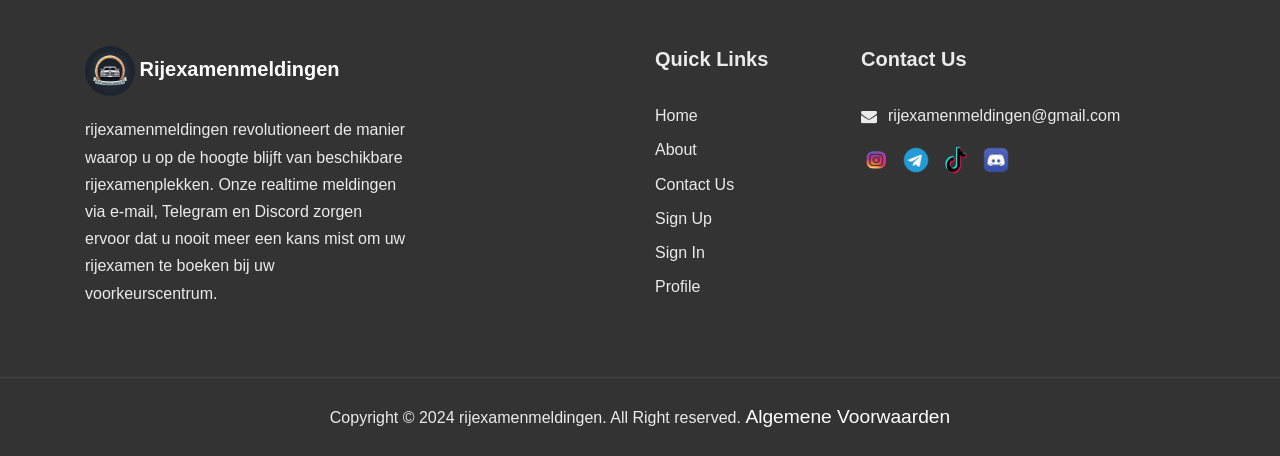
<file: contact.html>
<!DOCTYPE html>
<html lang="nl">
  <head>
    <meta charset="UTF-8" />
    <meta name="viewport" content="width=device-width, initial-scale=1.0, maximum-scale=1.0" />
    <meta
      name="description"
      content="Blijf op de hoogte van beschikbare rijexamenplekken in Sint-Denijs-Westrem, Eeklo, Brakel, Erembodegem en Sint-Niklaas via e-mail, Telegram of Discord met onze meldingsservice."
    />
    <meta
      name="keywords"
      content="sbat, rijbewijs, rijbewijs B, praktijk examen, praktijkexamen, rijbewijs B praktijkexamen, rijexamen, rijbewijs meldingen, rijbewijs e-mail meldingen, rijbewijs Telegram meldingen, rijbewijs Discord meldingen, rijexamens, beschikbaarheid, Sint-Denijs-Westrem, Eeklo, Brakel, Erembodegem, Sint-Niklaas, autokeuring, theorie examen B"
    />
    <link rel="canonical" href="https://rijexamenmeldingen.be/contact" />

    <meta http-equiv="X-UA-Compatible" content="IE=edge" />
    <title>Rijexamenmeldingen</title>
    <link rel="icon" href="favicon.svg" type="image/svg+xml" />
    <link rel="icon" href="assets/img/favicon.jpg" sizes="20x20" type="image/jpg" />
    <link rel="icon" href="assets/img/favicon.png" />

    <meta property="og:title" content="Rijexamenmeldingen" />
    <meta
      property="og:description"
      content="Blijf op de hoogte van beschikbare rijexamenplekken in Sint-Denijs-Westrem, Eeklo, Brakel, Erembodegem en Sint-Niklaas via e-mail, Telegram of Discord met onze meldingsservice."
    />
    <meta property="og:image" content="https://rijexamenmeldingen.be/assets/img/logo-1024.png" />
    <meta property="og:url" content="https://rijexamenmeldingen.be" />
    <meta property="og:type" content="website" />

    <!-- Stylesheet -->
    <link rel="stylesheet" href="assets/css/vendor.css" />
    <link rel="stylesheet" href="assets/css/style.css" />
    <link rel="stylesheet" href="assets/css/responsive.css" />

    <!-- Google -->
    <script async src="https://www.googletagmanager.com/gtag/js?id=G-C6KMPT20YQ"></script>
    <script>
      window.dataLayer = window.dataLayer || [];
      function gtag() {
        dataLayer.push(arguments);
      }
      gtag("js", new Date());

      gtag("config", "G-C6KMPT20YQ");
    </script>
    <!-- Hotjar Tracking Code for https://rijexamenmeldingen.be -->
    <script>
      (function (h, o, t, j, a, r) {
        h.hj =
          h.hj ||
          function () {
            (h.hj.q = h.hj.q || []).push(arguments);
          };
        h._hjSettings = { hjid: 5114847, hjsv: 6 };
        a = o.getElementsByTagName("head")[0];
        r = o.createElement("script");
        r.async = 1;
        r.src = t + h._hjSettings.hjid + j + h._hjSettings.hjsv;
        a.appendChild(r);
      })(window, document, "https://static.hotjar.com/c/hotjar-", ".js?sv=");
    </script>
  </head>
  <body>
    <!-- preloader area start -->
    <div class="preloader" id="preloader">
      <div class="preloader-inner">
        <div class="spinner">
          <div class="dot1"></div>
          <div class="dot2"></div>
        </div>
      </div>
    </div>
    <!-- preloader area end -->

    <!-- navbar start -->
    <div class="navbar-area">
      <!-- navbar top start -->
      <div class="navbar-top bg-gray">
        <div class="container">
          <div class="row">
            <div class="col-md-8 text-md-left text-center">
              <ul>
                <li>
                  <p><i class="fa fa-envelope-o"></i> rijexamenmeldingen@gmail.com</p>
                </li>
              </ul>
            </div>
            <div class="col-md-4">
              <ul class="topbar-right text-md-right text-center">
                <li class="social-area">
                  <a href="https://www.instagram.com/rijexamenmeldingen.be?igsh=MXh0ZnpwcjVrazRlYQ=="
                    ><img src="assets/img/instg.png" alt="" width="25" height="20"
                  /></a>
                  <a href="https://t.me/+irHB91aMk1Q0MGNk"
                    ><img src="assets/img/telegram.png" alt="" width="20" height="20"
                  /></a>
                  <a href="https://www.tiktok.com/@rijexamenmeldingen.be?_t=8qSFh3NCp9s&_r=1">
                    <img src="assets/img/tik.png" alt="" width="20" height="20" />
                  </a>
                  <a href="https://discord.com/invite/fhA5c4tTww">
                    <img src="assets/img/dicord.png" alt="" width="20" height="20" />
                  </a>
                </li>
              </ul>
            </div>
          </div>
        </div>
      </div>

      <nav class="navbar navbar-area-1 navbar-area navbar-expand-lg">
        <div class="container nav-container">
          <div class="responsive-mobile-menu">
            <button
              class="menu toggle-btn d-block d-lg-none"
              data-target="#edumint_main_menu"
              aria-expanded="false"
              aria-label="Toggle navigation"
            >
              <span class="icon-left"></span>
              <span class="icon-right"></span>
            </button>
          </div>
          <div class="logo">
            <a href="index"
              ><img style="border-radius: 50px" src="assets/img/logo.png" width="50px" height="50px" alt="img"
            /></a>
            <h4 style="display: inline">Rijexamenmeldingen</h4>
          </div>

          <div class="collapse navbar-collapse" id="edumint_main_menu">
            <ul class="navbar-nav menu-open text-right">
              <li>
                <a href="index">Home</a>
              </li>
              <li>
                <a href="about">About Us</a>
              </li>
              <li>
                <a href="contact">Contact Us</a>
              </li>
              <li>
                <a href="login">Sign In</a>
              </li>
              <li>
                <a href="register">Sign Up</a>
              </li>
              <li>
                <a href="profile">Profile</a>
              </li>
            </ul>
          </div>
        </div>
      </nav>
    </div>
    <!-- navbar end -->

    <!-- breadcrumb start -->
    <div class="breadcrumb-area" style="background-color: #333333">
      <div class="container">
        <div class="breadcrumb-inner">
          <div class="section-title mb-0">
            <h2 class="page-title">Contact Us</h2>
          </div>
        </div>
      </div>
    </div>
    <!-- breadcrumb end -->

    <div class="contact-area pd-top-120">
      <div class="container">
        <div class="row">
          <div class="col-lg">
            <div class="media single-contact-info">
              <div class="media-left thumb">
                <img src="assets/img/icon/14.png" style="object-fit: cover" alt="Mail Icon" />
              </div>
              <div class="media-body details">
                <h4>E-mail</h4>
                <p><a href="mailto:rijexamenmeldingen@gmail.com">rijexamenmeldingen@gmail.com</a></p>
              </div>
            </div>
          </div>
        </div>
      </div>
    </div>

    <!-- contact form area start -->
    <div class="contact-form-area pd-top-120 pd-bottom-120">
      <div class="container">
        <div class="row">
          <div class="col-lg-12">
            <div class="contact-form-inner">
              <div class="section-title mb-0">
                <h6 class="sub-title left-line">Get In touch</h6>
                <h3 class="small-title mt-0">We're here to help.</h3>
              </div>
              <form class="mt-5 mt-md-4" id="contactForm">
                <div class="row">
                  <div class="col-lg-12">
                    <div class="single-input-inner">
                      <input type="text" id="name" placeholder="Name" required />
                    </div>
                  </div>
                  <div class="col-lg-6">
                    <div class="single-input-inner">
                      <input type="email" id="email" placeholder="Email" required />
                    </div>
                  </div>
                  <div class="col-12">
                    <div class="single-input-inner">
                      <input type="text" id="subject" placeholder="Subject" required />
                    </div>
                  </div>
                  <div class="col-12">
                    <div class="single-input-inner">
                      <textarea id="message" placeholder="Message" required></textarea>
                    </div>
                  </div>
                  <div class="col-12">
                    <button type="submit" class="btn btn-base">Send Message</button>
                  </div>
                </div>
              </form>
            </div>
          </div>
        </div>
      </div>
    </div>
    <!-- contact form area end -->

    <footer class="footer-area" style="background-color: #333333">
      <div class="container">
        <div class="row">
          <div class="col-lg-4 col-md-6">
            <div class="widget widget_about pr-xl-4">
              <div class="thumb">
                <img style="border-radius: 50px" src="assets/img/logo.png" width="50px" height="50px" alt="img" />
                <h4 style="color: white; display: inline">Rijexamenmeldingen</h4>
              </div>
              <div class="details">
                <p>
                  rijexamenmeldingen revolutioneert de manier waarop u op de hoogte blijft van beschikbare
                  rijexamenplekken. Onze realtime meldingen via e-mail, Telegram en Discord zorgen ervoor dat u nooit
                  meer een kans mist om uw rijexamen te boeken bij uw voorkeurscentrum.
                </p>
              </div>
            </div>
          </div>
          <div class="col-lg-2 col-md-6"></div>
          <div class="col-lg-2 col-md-6">
            <div class="widget widget_nav_menu">
              <h4 class="widget-title">Quick Links</h4>
              <ul>
                <li><a href="index">Home</a></li>
                <li><a href="about">About</a></li>
                <li><a href="contact">Contact Us</a></li>
                <li><a href="register">Sign Up</a></li>
                <li><a href="login">Sign In</a></li>
                <li><a href="profile">Profile</a></li>
              </ul>
            </div>
          </div>
          <div class="col-lg-4 col-md-6">
            <div class="widget widget_contact pl-lg-3">
              <h4 class="widget-title">Contact Us</h4>
              <ul class="details">
                <li><i class="fa fa-envelope"></i>rijexamenmeldingen@gmail.com</li>
              </ul>

              <ul style="display: flex; list-style: none; padding: 0">
                <li style="margin-right: 10px">
                  <a
                    style="color: white"
                    href="https://www.instagram.com/rijexamenmeldingen.be?igsh=MXh0ZnpwcjVrazRlYQ=="
                  >
                    <img src="assets/img/instg.png" alt="" width="30" height="20" />
                  </a>
                </li>
                <li style="margin-right: 10px">
                  <a style="color: white" href="https://t.me/+irHB91aMk1Q0MGNk">
                    <img src="assets/img/telegram.png" alt="" width="30" height="30" />
                  </a>
                </li>
                <li style="margin-right: 10px">
                  <a style="color: white" href="https://www.tiktok.com/@rijexamenmeldingen.be?_t=8qSFh3NCp9s&_r=1">
                    <img src="assets/img/tik.png" alt="" width="30" height="30" />
                  </a>
                </li>
                <li>
                  <a style="color: white" href="https://discord.com/invite/fhA5c4tTww">
                    <img src="assets/img/dicord.png" alt="" width="30" height="30" />
                  </a>
                </li>
              </ul>
            </div>
          </div>
        </div>
      </div>
      <div class="footer-bottom text-center">
        <div class="container">
          <div class="row">
            <div class="col-md-12 align-self-center">
              <p>
                Copyright © 2024 rijexamenmeldingen. All Right reserved.
                <a href="/assets/algemene-voorwaarden.pdf" target="_blank" style="font-size: larger; color: white"
                  >Algemene Voorwaarden</a
                >
              </p>
            </div>
          </div>
        </div>
      </div>
    </footer>
    <!-- footer area end -->
    <!-- back to top area start -->
    <div class="back-to-top">
      <span class="back-top"><i class="fa fa-angle-up"></i></span>
    </div>
    <!-- back to top area end -->

    <!-- all plugins here -->
    <script src="assets/js/vendor.js"></script>
    <!-- main js  -->
    <script src="assets/js/main.js"></script>
    <script src="assets/js/nav.js"></script>
    <script>
      document.addEventListener("DOMContentLoaded", function () {
        const form = document.getElementById("contactForm");

        form.addEventListener("submit", function (event) {
          event.preventDefault();

          // Gather input values
          const name = document.getElementById("name").value;
          const email = document.getElementById("email").value;
          const subject = document.getElementById("subject").value;
          const message = document.getElementById("message").value;

          // Prepare data to send
          const data = {
            name: name,
            email: email,
            subject: subject,
            message: message,
          };

          fetch("https://api.rijexamenmeldingen.be/contact", {
            method: "POST",
            headers: {
              "Content-Type": "application/json",
            },
            body: JSON.stringify(data),
          })
            .then((response) => {
              if (!response.ok) {
                throw new Error("Network response was not ok");
              }
              return response.json();
            })
            .then((data) => {
              alert("Message sent successfully!");
              form.reset();
            })
            .catch((error) => {
              alert("There was a problem sending your message.");
            });
        });
      });
    </script>
  </body>
</html>
</file>
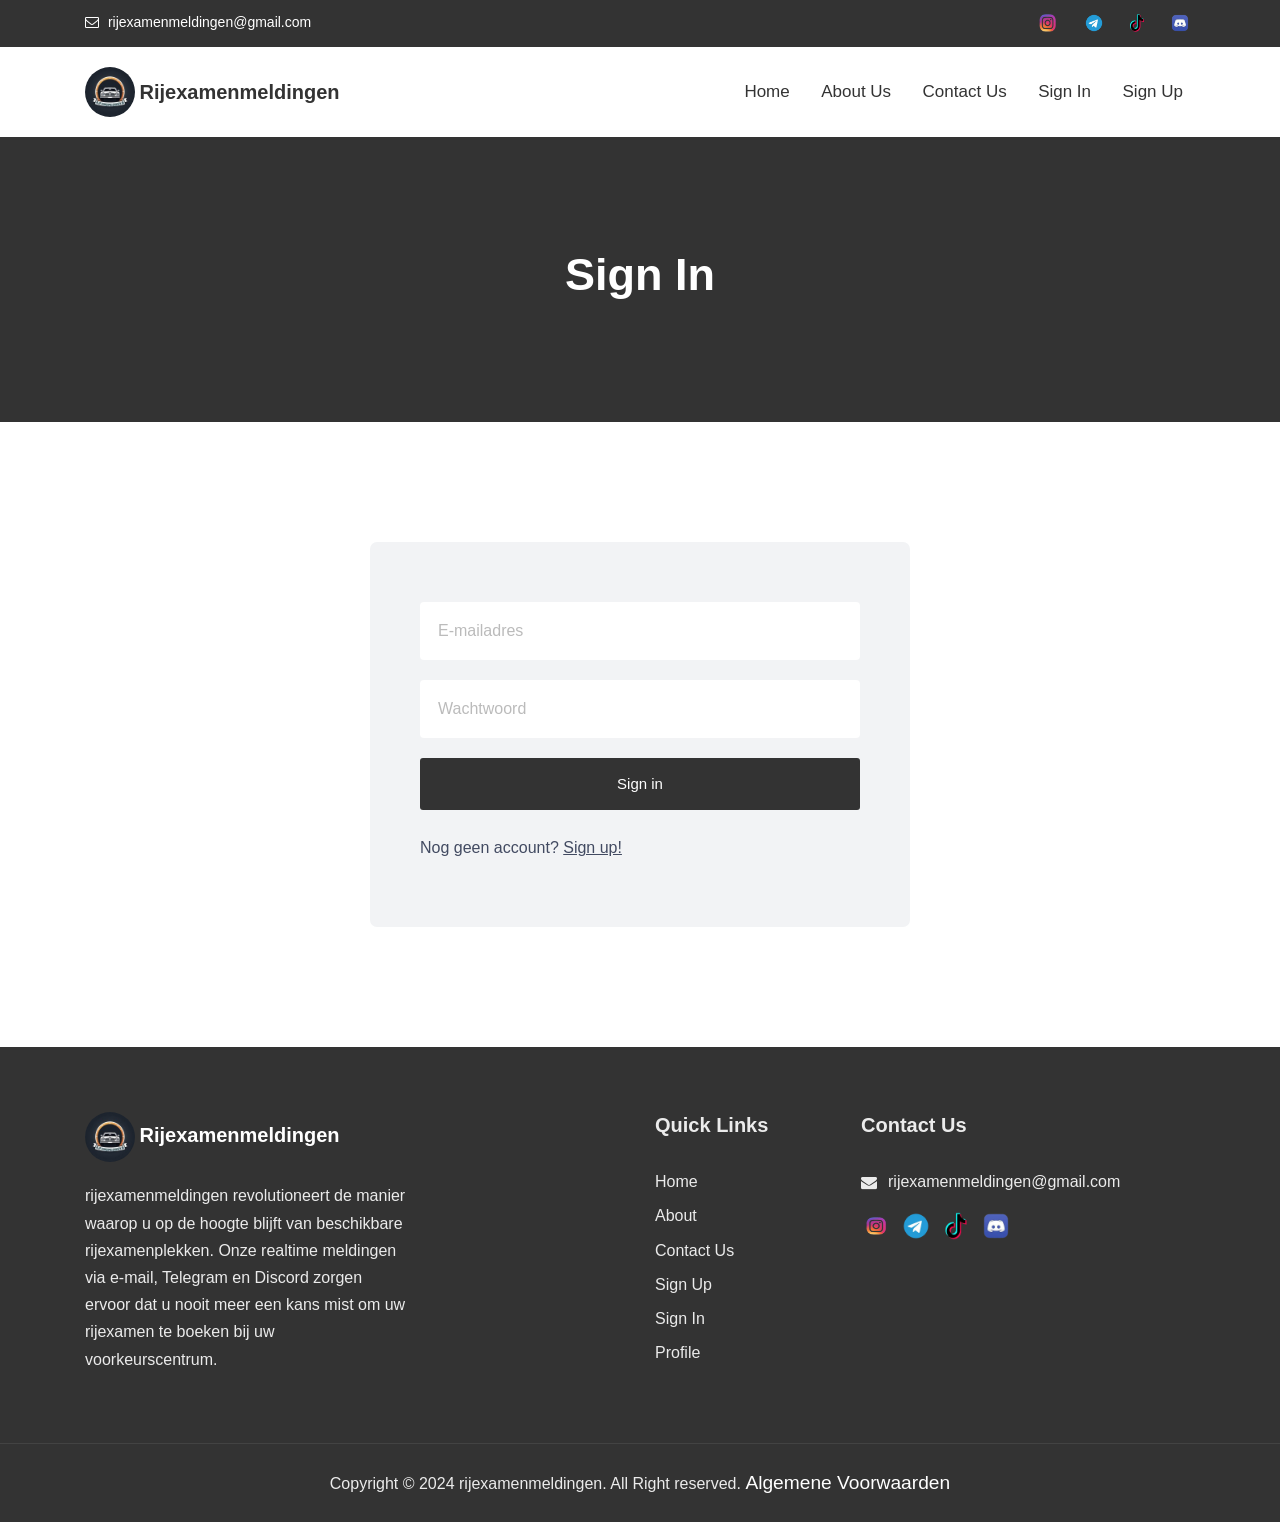
<file: login.html>
<!DOCTYPE html>
<html lang="nl">
  <head>
    <meta charset="UTF-8" />
    <meta name="viewport" content="width=device-width, initial-scale=1.0, maximum-scale=1.0" />
    <meta
      name="description"
      content="Blijf op de hoogte van beschikbare rijexamenplekken in Sint-Denijs-Westrem, Eeklo, Brakel, Erembodegem en Sint-Niklaas via e-mail, Telegram of Discord met onze meldingsservice."
    />
    <meta
      name="keywords"
      content="sbat, rijbewijs, rijbewijs B, praktijk examen, praktijkexamen, rijbewijs B praktijkexamen, rijexamen, rijbewijs meldingen, rijbewijs e-mail meldingen, rijbewijs Telegram meldingen, rijbewijs Discord meldingen, rijexamens, beschikbaarheid, Sint-Denijs-Westrem, Eeklo, Brakel, Erembodegem, Sint-Niklaas, autokeuring, theorie examen B"
    />
    <link rel="canonical" href="https://rijexamenmeldingen.be/login" />

    <meta http-equiv="X-UA-Compatible" content="IE=edge" />
    <title>Rijexamenmeldingen</title>
    <link rel="icon" href="favicon.svg" type="image/svg+xml" />
    <link rel="icon" href="assets/img/favicon.jpg" sizes="20x20" type="image/jpg" />
    <link rel="icon" href="assets/img/favicon.png" />

    <meta property="og:title" content="Rijexamenmeldingen" />
    <meta
      property="og:description"
      content="Blijf op de hoogte van beschikbare rijexamenplekken in Sint-Denijs-Westrem, Eeklo, Brakel, Erembodegem en Sint-Niklaas via e-mail, Telegram of Discord met onze meldingsservice."
    />
    <meta property="og:image" content="https://rijexamenmeldingen.be/assets/img/logo-1024.png" />
    <meta property="og:url" content="https://rijexamenmeldingen.be" />
    <meta property="og:type" content="website" />

    <!-- Stylesheet -->
    <link rel="stylesheet" href="assets/css/vendor.css" />
    <link rel="stylesheet" href="assets/css/style.css" />
    <link rel="stylesheet" href="assets/css/responsive.css" />

    <!-- Google -->
    <script async src="https://www.googletagmanager.com/gtag/js?id=G-C6KMPT20YQ"></script>
    <script>
      window.dataLayer = window.dataLayer || [];
      function gtag() {
        dataLayer.push(arguments);
      }
      gtag("js", new Date());

      gtag("config", "G-C6KMPT20YQ");
    </script>
    <!-- Hotjar Tracking Code for https://rijexamenmeldingen.be -->
    <script>
      (function (h, o, t, j, a, r) {
        h.hj =
          h.hj ||
          function () {
            (h.hj.q = h.hj.q || []).push(arguments);
          };
        h._hjSettings = { hjid: 5114847, hjsv: 6 };
        a = o.getElementsByTagName("head")[0];
        r = o.createElement("script");
        r.async = 1;
        r.src = t + h._hjSettings.hjid + j + h._hjSettings.hjsv;
        a.appendChild(r);
      })(window, document, "https://static.hotjar.com/c/hotjar-", ".js?sv=");
    </script>
  </head>
  <body>
    <!-- preloader area start -->
    <div class="preloader" id="preloader">
      <div class="preloader-inner">
        <div class="spinner">
          <div class="dot1"></div>
          <div class="dot2"></div>
        </div>
      </div>
    </div>
    <!-- preloader area end -->

    <!-- navbar start -->
    <div class="navbar-area">
      <!-- navbar top start -->
      <div class="navbar-top bg-gray">
        <div class="container">
          <div class="row">
            <div class="col-md-8 text-md-left text-center">
              <ul>
                <li>
                  <p><i class="fa fa-envelope-o"></i> rijexamenmeldingen@gmail.com</p>
                </li>
              </ul>
            </div>
            <div class="col-md-4">
              <ul class="topbar-right text-md-right text-center">
                <li class="social-area">
                  <a href="https://www.instagram.com/rijexamenmeldingen.be?igsh=MXh0ZnpwcjVrazRlYQ=="
                    ><img src="assets/img/instg.png" alt="" width="25" height="20"
                  /></a>
                  <a href="https://t.me/+irHB91aMk1Q0MGNk"
                    ><img src="assets/img/telegram.png" alt="" width="20" height="20"
                  /></a>
                  <a href="https://www.tiktok.com/@rijexamenmeldingen.be?_t=8qSFh3NCp9s&_r=1">
                    <img src="assets/img/tik.png" alt="" width="20" height="20" />
                  </a>
                  <a href="https://discord.com/invite/fhA5c4tTww">
                    <img src="assets/img/dicord.png" alt="" width="20" height="20" />
                  </a>
                </li>
              </ul>
            </div>
          </div>
        </div>
      </div>

      <nav class="navbar navbar-area-1 navbar-area navbar-expand-lg">
        <div class="container nav-container">
          <div class="responsive-mobile-menu">
            <button
              class="menu toggle-btn d-block d-lg-none"
              data-target="#edumint_main_menu"
              aria-expanded="false"
              aria-label="Toggle navigation"
            >
              <span class="icon-left"></span>
              <span class="icon-right"></span>
            </button>
          </div>
          <div class="logo">
            <a href="index"
              ><img style="border-radius: 50px" src="assets/img/logo.png" width="50px" height="50px" alt="img"
            /></a>
            <h4 style="display: inline">Rijexamenmeldingen</h4>
          </div>

          <div class="collapse navbar-collapse" id="edumint_main_menu">
            <ul class="navbar-nav menu-open text-right">
              <li>
                <a href="index">Home</a>
              </li>
              <li>
                <a href="about">About Us</a>
              </li>
              <li>
                <a href="contact">Contact Us</a>
              </li>
              <li>
                <a href="login">Sign In</a>
              </li>
              <li>
                <a href="register">Sign Up</a>
              </li>
              <li>
                <a href="profile">Profile</a>
              </li>
            </ul>
          </div>
        </div>
      </nav>
    </div>
    <!-- navbar end -->

    <!-- breadcrumb start -->
    <div class="breadcrumb-area" style="background-color: #333333">
      <div class="container">
        <div class="breadcrumb-inner">
          <div class="section-title mb-0 text-center">
            <h2 class="page-title">Sign In</h2>
          </div>
        </div>
      </div>
    </div>
    <!-- breadcrumb end -->

    <!-- signin-page-Start -->
    <div class="signin-page-area pd-top-120 pd-bottom-120">
      <div class="container">
        <div class="row justify-content-center">
          <div class="col-xl-6 col-lg-7">
            <form class="signin-inner">
              <div class="row">
                <div class="col-12">
                  <div class="single-input-inner style-bg-border">
                    <input id="emailInput" type="email" placeholder="E-mailadres" />
                  </div>
                </div>
                <div class="col-12">
                  <div class="single-input-inner style-bg-border">
                    <input id="passwordInput" type="password" placeholder="Wachtwoord" />
                  </div>
                </div>
                <div class="col-12 mb-4">
                  <button type="button" id="signInBtn" class="btn btn-base w-100">Sign in</button>
                </div>
                <div class="col-12">
                  <p>Nog geen account? <a href="register" style="text-decoration: underline">Sign up!</a></p>
                </div>
              </div>
            </form>
          </div>
        </div>
      </div>
    </div>
    <!-- signin-page-end -->

    <footer class="footer-area" style="background-color: #333333">
      <div class="container">
        <div class="row">
          <div class="col-lg-4 col-md-6">
            <div class="widget widget_about pr-xl-4">
              <div class="thumb">
                <img style="border-radius: 50px" src="assets/img/logo.png" width="50px" height="50px" alt="img" />
                <h4 style="color: white; display: inline">Rijexamenmeldingen</h4>
              </div>
              <div class="details">
                <p>
                  rijexamenmeldingen revolutioneert de manier waarop u op de hoogte blijft van beschikbare
                  rijexamenplekken. Onze realtime meldingen via e-mail, Telegram en Discord zorgen ervoor dat u nooit
                  meer een kans mist om uw rijexamen te boeken bij uw voorkeurscentrum.
                </p>
              </div>
            </div>
          </div>
          <div class="col-lg-2 col-md-6"></div>
          <div class="col-lg-2 col-md-6">
            <div class="widget widget_nav_menu">
              <h4 class="widget-title">Quick Links</h4>
              <ul>
                <li><a href="index">Home</a></li>
                <li><a href="about">About</a></li>
                <li><a href="contact">Contact Us</a></li>
                <li><a href="register">Sign Up</a></li>
                <li><a href="login">Sign In</a></li>
                <li><a href="profile">Profile</a></li>
              </ul>
            </div>
          </div>
          <div class="col-lg-4 col-md-6">
            <div class="widget widget_contact pl-lg-3">
              <h4 class="widget-title">Contact Us</h4>
              <ul class="details">
                <li><i class="fa fa-envelope"></i>rijexamenmeldingen@gmail.com</li>
              </ul>

              <ul style="display: flex; list-style: none; padding: 0">
                <li style="margin-right: 10px">
                  <a
                    style="color: white"
                    href="https://www.instagram.com/rijexamenmeldingen.be?igsh=MXh0ZnpwcjVrazRlYQ=="
                  >
                    <img src="assets/img/instg.png" alt="" width="30" height="20" />
                  </a>
                </li>
                <li style="margin-right: 10px">
                  <a style="color: white" href="https://t.me/+irHB91aMk1Q0MGNk">
                    <img src="assets/img/telegram.png" alt="" width="30" height="30" />
                  </a>
                </li>
                <li style="margin-right: 10px">
                  <a style="color: white" href="https://www.tiktok.com/@rijexamenmeldingen.be?_t=8qSFh3NCp9s&_r=1">
                    <img src="assets/img/tik.png" alt="" width="30" height="30" />
                  </a>
                </li>
                <li>
                  <a style="color: white" href="https://discord.com/invite/fhA5c4tTww">
                    <img src="assets/img/dicord.png" alt="" width="30" height="30" />
                  </a>
                </li>
              </ul>
            </div>
          </div>
        </div>
      </div>
      <div class="footer-bottom text-center">
        <div class="container">
          <div class="row">
            <div class="col-md-12 align-self-center">
              <p>
                Copyright © 2024 rijexamenmeldingen. All Right reserved.
                <a href="/assets/algemene-voorwaarden.pdf" target="_blank" style="font-size: larger; color: white"
                  >Algemene Voorwaarden</a
                >
              </p>
            </div>
          </div>
        </div>
      </div>
    </footer>
    <!-- footer area end -->
    <!-- back to top area start -->
    <div class="back-to-top">
      <span class="back-top"><i class="fa fa-angle-up"></i></span>
    </div>
    <!-- back to top area end -->

    <!-- all plugins here -->
    <script src="assets/js/vendor.js"></script>
    <!-- main js  -->
    <script src="assets/js/main.js"></script>
    <script src="assets/js/nav.js"></script>
    <script src="assets/js/login.js"></script>
  </body>
</html>
</file>
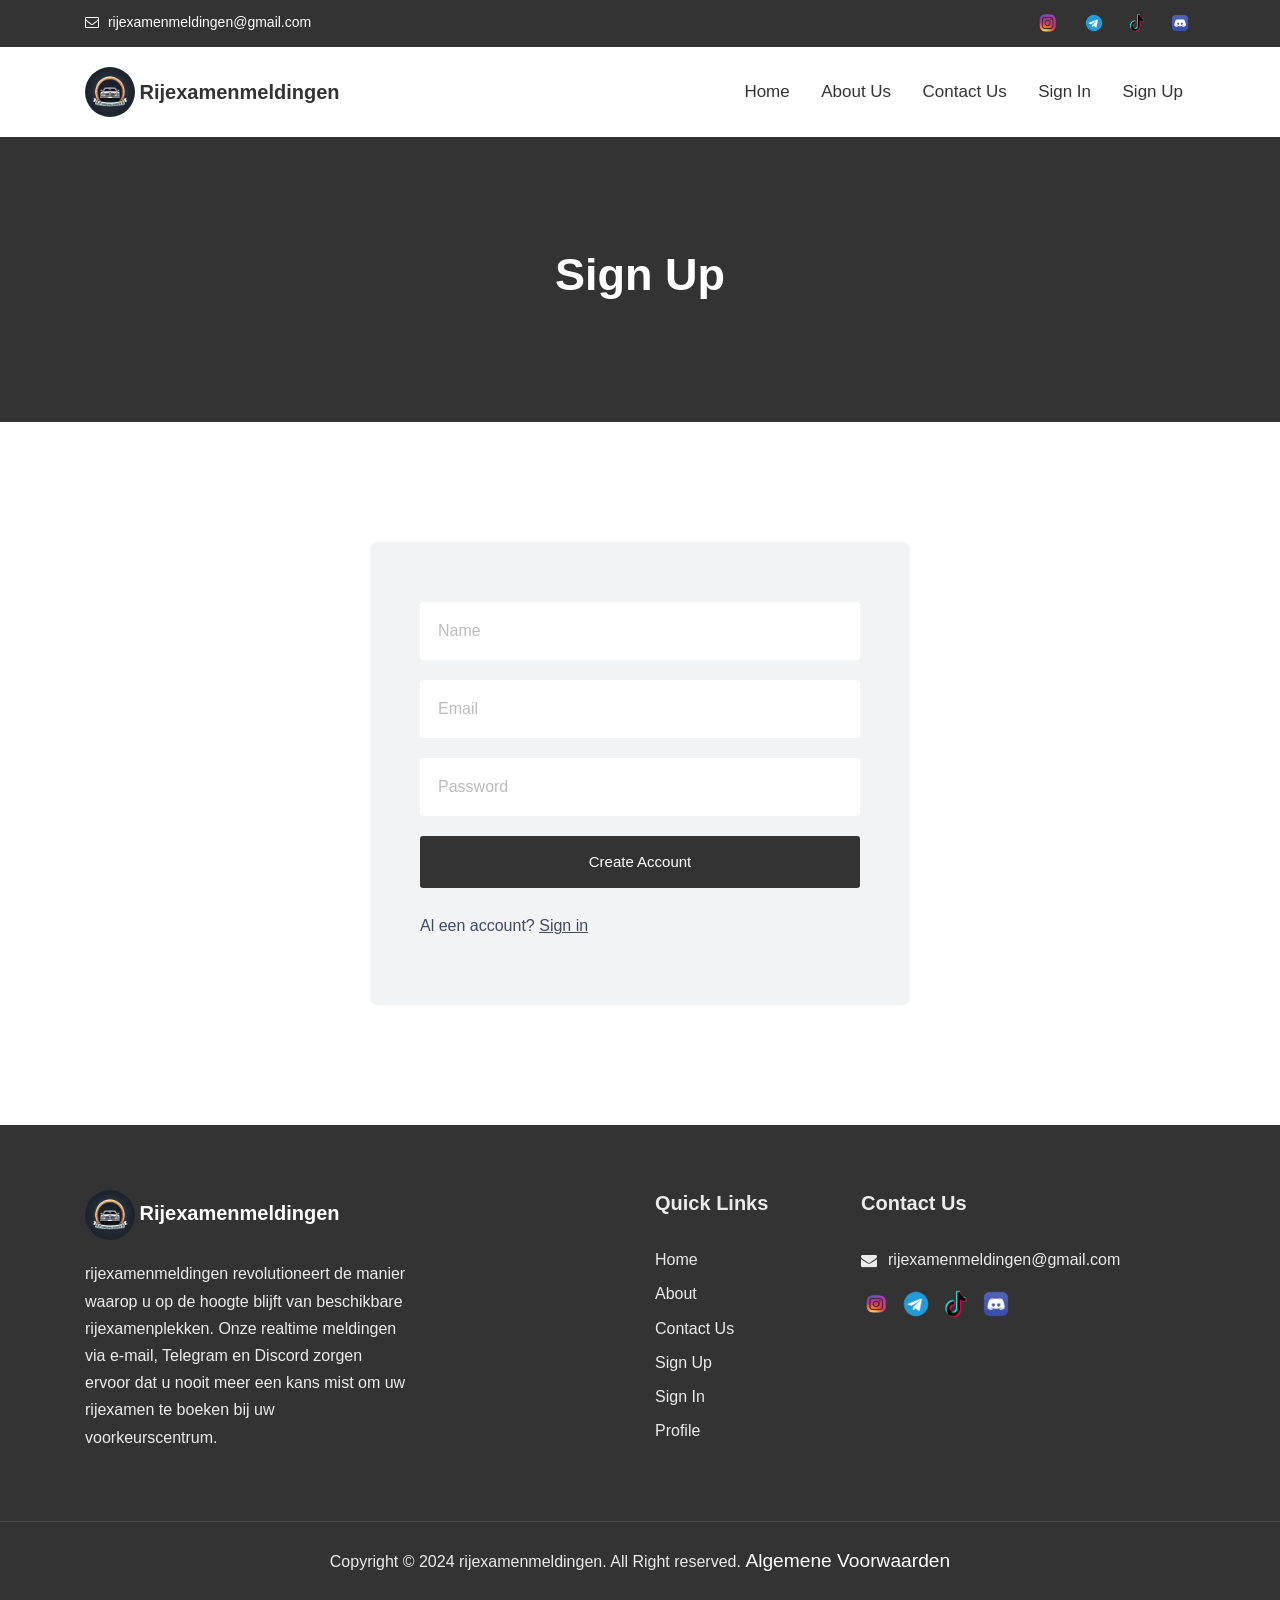
<file: register.html>
<!DOCTYPE html>
<html lang="nl">
  <head>
    <meta charset="UTF-8" />
    <meta name="viewport" content="width=device-width, initial-scale=1.0, maximum-scale=1.0" />
    <meta
      name="description"
      content="Blijf op de hoogte van beschikbare rijexamenplekken in Sint-Denijs-Westrem, Eeklo, Brakel, Erembodegem en Sint-Niklaas via e-mail, Telegram of Discord met onze meldingsservice."
    />
    <meta
      name="keywords"
      content="sbat, rijbewijs, rijbewijs B, praktijk examen, praktijkexamen, rijbewijs B praktijkexamen, rijexamen, rijbewijs meldingen, rijbewijs e-mail meldingen, rijbewijs Telegram meldingen, rijbewijs Discord meldingen, rijexamens, beschikbaarheid, Sint-Denijs-Westrem, Eeklo, Brakel, Erembodegem, Sint-Niklaas, autokeuring, theorie examen B"
    />
    <link rel="canonical" href="https://rijexamenmeldingen.be/register" />

    <meta http-equiv="X-UA-Compatible" content="IE=edge" />
    <title>Rijexamenmeldingen</title>
    <link rel="icon" href="favicon.svg" type="image/svg+xml" />
    <link rel="icon" href="assets/img/favicon.jpg" sizes="20x20" type="image/jpg" />
    <link rel="icon" href="assets/img/favicon.png" />

    <meta property="og:title" content="Rijexamenmeldingen" />
    <meta
      property="og:description"
      content="Blijf op de hoogte van beschikbare rijexamenplekken in Sint-Denijs-Westrem, Eeklo, Brakel, Erembodegem en Sint-Niklaas via e-mail, Telegram of Discord met onze meldingsservice."
    />
    <meta property="og:image" content="https://rijexamenmeldingen.be/assets/img/logo-1024.png" />
    <meta property="og:url" content="https://rijexamenmeldingen.be" />
    <meta property="og:type" content="website" />

    <!-- Stylesheet -->
    <link rel="stylesheet" href="assets/css/vendor.css" />
    <link rel="stylesheet" href="assets/css/style.css" />
    <link rel="stylesheet" href="assets/css/responsive.css" />

    <!-- Google -->
    <script async src="https://www.googletagmanager.com/gtag/js?id=G-C6KMPT20YQ"></script>
    <script>
      window.dataLayer = window.dataLayer || [];
      function gtag() {
        dataLayer.push(arguments);
      }
      gtag("js", new Date());

      gtag("config", "G-C6KMPT20YQ");
    </script>
    <!-- Hotjar Tracking Code for https://rijexamenmeldingen.be -->
    <script>
      (function (h, o, t, j, a, r) {
        h.hj =
          h.hj ||
          function () {
            (h.hj.q = h.hj.q || []).push(arguments);
          };
        h._hjSettings = { hjid: 5114847, hjsv: 6 };
        a = o.getElementsByTagName("head")[0];
        r = o.createElement("script");
        r.async = 1;
        r.src = t + h._hjSettings.hjid + j + h._hjSettings.hjsv;
        a.appendChild(r);
      })(window, document, "https://static.hotjar.com/c/hotjar-", ".js?sv=");
    </script>
  </head>
  <body>
    <!-- preloader area start -->
    <div class="preloader" id="preloader">
      <div class="preloader-inner">
        <div class="spinner">
          <div class="dot1"></div>
          <div class="dot2"></div>
        </div>
      </div>
    </div>
    <!-- preloader area end -->

    <!-- navbar start -->
    <div class="navbar-area">
      <!-- navbar top start -->
      <div class="navbar-top bg-gray">
        <div class="container">
          <div class="row">
            <div class="col-md-8 text-md-left text-center">
              <ul>
                <li>
                  <p><i class="fa fa-envelope-o"></i> rijexamenmeldingen@gmail.com</p>
                </li>
              </ul>
            </div>
            <div class="col-md-4">
              <ul class="topbar-right text-md-right text-center">
                <li class="social-area">
                  <a href="https://www.instagram.com/rijexamenmeldingen.be?igsh=MXh0ZnpwcjVrazRlYQ=="
                    ><img src="assets/img/instg.png" alt="" width="25" height="20"
                  /></a>
                  <a href="https://t.me/+irHB91aMk1Q0MGNk"
                    ><img src="assets/img/telegram.png" alt="" width="20" height="20"
                  /></a>
                  <a href="https://www.tiktok.com/@rijexamenmeldingen.be?_t=8qSFh3NCp9s&_r=1">
                    <img src="assets/img/tik.png" alt="" width="20" height="20" />
                  </a>
                  <a href="https://discord.com/invite/fhA5c4tTww">
                    <img src="assets/img/dicord.png" alt="" width="20" height="20" />
                  </a>
                </li>
              </ul>
            </div>
          </div>
        </div>
      </div>

      <nav class="navbar navbar-area-1 navbar-area navbar-expand-lg">
        <div class="container nav-container">
          <div class="responsive-mobile-menu">
            <button
              class="menu toggle-btn d-block d-lg-none"
              data-target="#edumint_main_menu"
              aria-expanded="false"
              aria-label="Toggle navigation"
            >
              <span class="icon-left"></span>
              <span class="icon-right"></span>
            </button>
          </div>
          <div class="logo">
            <a href="index"
              ><img style="border-radius: 50px" src="assets/img/logo.png" width="50px" height="50px" alt="img"
            /></a>
            <h4 style="display: inline">Rijexamenmeldingen</h4>
          </div>

          <div class="collapse navbar-collapse" id="edumint_main_menu">
            <ul class="navbar-nav menu-open text-right">
              <li>
                <a href="index">Home</a>
              </li>
              <li>
                <a href="about">About Us</a>
              </li>
              <li>
                <a href="contact">Contact Us</a>
              </li>
              <li>
                <a href="login">Sign In</a>
              </li>
              <li>
                <a href="register">Sign Up</a>
              </li>
              <li>
                <a href="profile">Profile</a>
              </li>
            </ul>
          </div>
        </div>
      </nav>
    </div>
    <!-- navbar end -->

    <!-- breadcrumb start -->
    <div class="breadcrumb-area" style="background-color: #333333">
      <div class="container">
        <div class="breadcrumb-inner">
          <div class="section-title mb-0 text-center">
            <h2 class="page-title">Sign Up</h2>
          </div>
        </div>
      </div>
    </div>
    <!-- breadcrumb end -->

    <!-- signup-page-Start -->
    <div class="signup-page-area pd-top-120 pd-bottom-120">
      <div class="container">
        <div class="row justify-content-center">
          <div class="col-xl-6 col-lg-7">
            <form class="signin-inner">
              <div class="row">
                <div class="col-12">
                  <div class="single-input-inner style-bg-border">
                    <input id="nameInput" type="text" placeholder="Name" />
                  </div>
                </div>
                <div class="col-12">
                  <div class="single-input-inner style-bg-border">
                    <input id="emailInput" type="email" placeholder="Email" />
                  </div>
                </div>
                <div class="col-12">
                  <div class="single-input-inner style-bg-border">
                    <input id="passwordInput" type="password" placeholder="Password" />
                  </div>
                </div>
                <div class="col-12 mb-4">
                  <button type="button" id="createAccountBtn" class="btn btn-base w-100">Create Account</button>
                </div>
                <div class="col-12">
                  <p>Al een account? <a href="login" style="text-decoration: underline">Sign in</a></p>
                </div>
              </div>
            </form>
          </div>
        </div>
      </div>
    </div>
    <!-- signup-page-end -->
    <footer class="footer-area" style="background-color: #333333">
      <div class="container">
        <div class="row">
          <div class="col-lg-4 col-md-6">
            <div class="widget widget_about pr-xl-4">
              <div class="thumb">
                <img style="border-radius: 50px" src="assets/img/logo.png" width="50px" height="50px" alt="img" />
                <h4 style="color: white; display: inline">Rijexamenmeldingen</h4>
              </div>
              <div class="details">
                <p>
                  rijexamenmeldingen revolutioneert de manier waarop u op de hoogte blijft van beschikbare
                  rijexamenplekken. Onze realtime meldingen via e-mail, Telegram en Discord zorgen ervoor dat u nooit
                  meer een kans mist om uw rijexamen te boeken bij uw voorkeurscentrum.
                </p>
              </div>
            </div>
          </div>
          <div class="col-lg-2 col-md-6"></div>
          <div class="col-lg-2 col-md-6">
            <div class="widget widget_nav_menu">
              <h4 class="widget-title">Quick Links</h4>
              <ul>
                <li><a href="index">Home</a></li>
                <li><a href="about">About</a></li>
                <li><a href="contact">Contact Us</a></li>
                <li><a href="register">Sign Up</a></li>
                <li><a href="login">Sign In</a></li>
                <li><a href="profile">Profile</a></li>
              </ul>
            </div>
          </div>
          <div class="col-lg-4 col-md-6">
            <div class="widget widget_contact pl-lg-3">
              <h4 class="widget-title">Contact Us</h4>
              <ul class="details">
                <li><i class="fa fa-envelope"></i>rijexamenmeldingen@gmail.com</li>
              </ul>

              <ul style="display: flex; list-style: none; padding: 0">
                <li style="margin-right: 10px">
                  <a
                    style="color: white"
                    href="https://www.instagram.com/rijexamenmeldingen.be?igsh=MXh0ZnpwcjVrazRlYQ=="
                  >
                    <img src="assets/img/instg.png" alt="" width="30" height="20" />
                  </a>
                </li>
                <li style="margin-right: 10px">
                  <a style="color: white" href="https://t.me/+irHB91aMk1Q0MGNk">
                    <img src="assets/img/telegram.png" alt="" width="30" height="30" />
                  </a>
                </li>
                <li style="margin-right: 10px">
                  <a style="color: white" href="https://www.tiktok.com/@rijexamenmeldingen.be?_t=8qSFh3NCp9s&_r=1">
                    <img src="assets/img/tik.png" alt="" width="30" height="30" />
                  </a>
                </li>
                <li>
                  <a style="color: white" href="https://discord.com/invite/fhA5c4tTww">
                    <img src="assets/img/dicord.png" alt="" width="30" height="30" />
                  </a>
                </li>
              </ul>
            </div>
          </div>
        </div>
      </div>
      <div class="footer-bottom text-center">
        <div class="container">
          <div class="row">
            <div class="col-md-12 align-self-center">
              <p>
                Copyright © 2024 rijexamenmeldingen. All Right reserved.
                <a href="/assets/algemene-voorwaarden.pdf" target="_blank" style="font-size: larger; color: white"
                  >Algemene Voorwaarden</a
                >
              </p>
            </div>
          </div>
        </div>
      </div>
    </footer>
    <!-- footer area end -->

    <!-- back to top area start -->
    <div class="back-to-top">
      <span class="back-top"><i class="fa fa-angle-up"></i></span>
    </div>
    <!-- back to top area end -->

    <!-- all plugins here -->
    <script src="assets/js/vendor.js"></script>
    <!-- main js  -->
    <script src="assets/js/main.js"></script>
    <script src="assets/js/nav.js"></script>
    <script src="assets/js/signup.js"></script>
  </body>
</html>
</file>
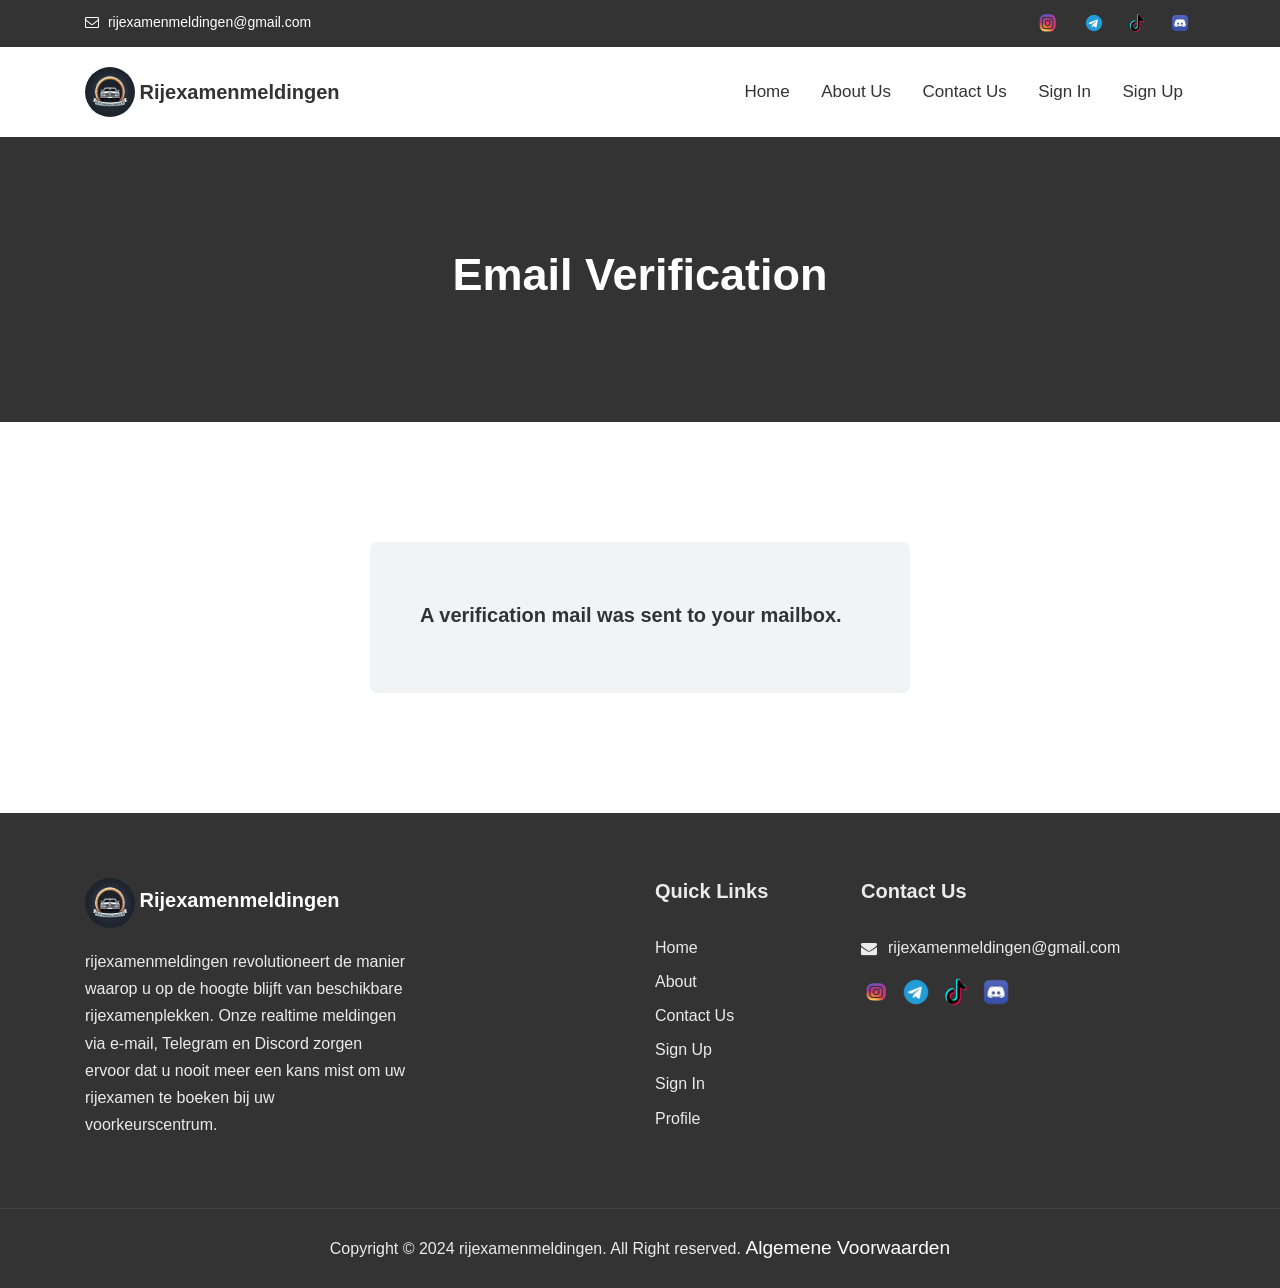
<file: verify.html>
<!DOCTYPE html>
<html lang="nl">
  <head>
    <meta charset="UTF-8" />
    <meta name="viewport" content="width=device-width, initial-scale=1.0, maximum-scale=1.0" />
    <meta
      name="description"
      content="Blijf op de hoogte van beschikbare rijexamenplekken in Sint-Denijs-Westrem, Eeklo, Brakel, Erembodegem en Sint-Niklaas via e-mail, Telegram of Discord met onze meldingsservice."
    />
    <meta
      name="keywords"
      content="sbat, rijbewijs, rijbewijs B, praktijk examen, praktijkexamen, rijbewijs B praktijkexamen, rijexamen, rijbewijs meldingen, rijbewijs e-mail meldingen, rijbewijs Telegram meldingen, rijbewijs Discord meldingen, rijexamens, beschikbaarheid, Sint-Denijs-Westrem, Eeklo, Brakel, Erembodegem, Sint-Niklaas, autokeuring, theorie examen B"
    />
    <link rel="canonical" href="https://rijexamenmeldingen.be/login" />

    <meta http-equiv="X-UA-Compatible" content="IE=edge" />
    <title>Rijexamenmeldingen</title>
    <link rel="icon" href="favicon.svg" type="image/svg+xml" />
    <link rel="icon" href="assets/img/favicon.jpg" sizes="20x20" type="image/jpg" />
    <link rel="icon" href="assets/img/favicon.png" />

    <meta property="og:title" content="Rijexamenmeldingen" />
    <meta
      property="og:description"
      content="Blijf op de hoogte van beschikbare rijexamenplekken in Sint-Denijs-Westrem, Eeklo, Brakel, Erembodegem en Sint-Niklaas via e-mail, Telegram of Discord met onze meldingsservice."
    />
    <meta property="og:image" content="https://rijexamenmeldingen.be/assets/img/logo-1024.png" />
    <meta property="og:url" content="https://rijexamenmeldingen.be" />
    <meta property="og:type" content="website" />

    <!-- Stylesheet -->
    <link rel="stylesheet" href="assets/css/vendor.css" />
    <link rel="stylesheet" href="assets/css/style.css" />
    <link rel="stylesheet" href="assets/css/responsive.css" />

    <!-- Google -->
    <script async src="https://www.googletagmanager.com/gtag/js?id=G-C6KMPT20YQ"></script>
    <script>
      window.dataLayer = window.dataLayer || [];
      function gtag() {
        dataLayer.push(arguments);
      }
      gtag("js", new Date());

      gtag("config", "G-C6KMPT20YQ");
    </script>
    <!-- Hotjar Tracking Code for https://rijexamenmeldingen.be -->
    <script>
      (function (h, o, t, j, a, r) {
        h.hj =
          h.hj ||
          function () {
            (h.hj.q = h.hj.q || []).push(arguments);
          };
        h._hjSettings = { hjid: 5114847, hjsv: 6 };
        a = o.getElementsByTagName("head")[0];
        r = o.createElement("script");
        r.async = 1;
        r.src = t + h._hjSettings.hjid + j + h._hjSettings.hjsv;
        a.appendChild(r);
      })(window, document, "https://static.hotjar.com/c/hotjar-", ".js?sv=");
    </script>
  </head>
  <body>
    <!-- preloader area start -->
    <div class="preloader" id="preloader">
      <div class="preloader-inner">
        <div class="spinner">
          <div class="dot1"></div>
          <div class="dot2"></div>
        </div>
      </div>
    </div>
    <!-- preloader area end -->

    <!-- navbar start -->
    <div class="navbar-area">
      <!-- navbar top start -->
      <div class="navbar-top bg-gray">
        <div class="container">
          <div class="row">
            <div class="col-md-8 text-md-left text-center">
              <ul>
                <li>
                  <p><i class="fa fa-envelope-o"></i> rijexamenmeldingen@gmail.com</p>
                </li>
              </ul>
            </div>
            <div class="col-md-4">
              <ul class="topbar-right text-md-right text-center">
                <li class="social-area">
                  <a href="https://www.instagram.com/rijexamenmeldingen.be?igsh=MXh0ZnpwcjVrazRlYQ=="
                    ><img src="assets/img/instg.png" alt="" width="25" height="20"
                  /></a>
                  <a href="https://t.me/+irHB91aMk1Q0MGNk"
                    ><img src="assets/img/telegram.png" alt="" width="20" height="20"
                  /></a>
                  <a href="https://www.tiktok.com/@rijexamenmeldingen.be?_t=8qSFh3NCp9s&_r=1">
                    <img src="assets/img/tik.png" alt="" width="20" height="20" />
                  </a>
                  <a href="https://discord.com/invite/fhA5c4tTww">
                    <img src="assets/img/dicord.png" alt="" width="20" height="20" />
                  </a>
                </li>
              </ul>
            </div>
          </div>
        </div>
      </div>

      <nav class="navbar navbar-area-1 navbar-area navbar-expand-lg">
        <div class="container nav-container">
          <div class="responsive-mobile-menu">
            <button
              class="menu toggle-btn d-block d-lg-none"
              data-target="#edumint_main_menu"
              aria-expanded="false"
              aria-label="Toggle navigation"
            >
              <span class="icon-left"></span>
              <span class="icon-right"></span>
            </button>
          </div>
          <div class="logo">
            <a href="index"
              ><img style="border-radius: 50px" src="assets/img/logo.png" width="50px" height="50px" alt="img"
            /></a>
            <h4 style="display: inline">Rijexamenmeldingen</h4>
          </div>

          <div class="collapse navbar-collapse" id="edumint_main_menu">
            <ul class="navbar-nav menu-open text-right">
              <li>
                <a href="index">Home</a>
              </li>
              <li>
                <a href="about">About Us</a>
              </li>
              <li>
                <a href="contact">Contact Us</a>
              </li>
              <li>
                <a href="login">Sign In</a>
              </li>
              <li>
                <a href="register">Sign Up</a>
              </li>
              <li>
                <a href="profile">Profile</a>
              </li>
            </ul>
          </div>
        </div>
      </nav>
    </div>
    <!-- navbar end -->

    <!-- breadcrumb start -->
    <div class="breadcrumb-area" style="background-color: #333333">
      <div class="container">
        <div class="breadcrumb-inner">
          <div class="section-title mb-0 text-center">
            <h2 class="page-title">Email Verification</h2>
          </div>
        </div>
      </div>
    </div>
    <!-- breadcrumb end -->

    <!-- signin-page-Start -->
    <div class="signin-page-area pd-top-120 pd-bottom-120">
      <div class="container">
        <div class="row justify-content-center">
          <div class="col-xl-6 col-lg-7">
            <div class="signin-inner"><h4 id="verification-status"></h4></div>
          </div>
        </div>
      </div>
    </div>
    <!-- signin-page-end -->

    <footer class="footer-area" style="background-color: #333333">
      <div class="container">
        <div class="row">
          <div class="col-lg-4 col-md-6">
            <div class="widget widget_about pr-xl-4">
              <div class="thumb">
                <img style="border-radius: 50px" src="assets/img/logo.png" width="50px" height="50px" alt="img" />
                <h4 style="color: white; display: inline">Rijexamenmeldingen</h4>
              </div>
              <div class="details">
                <p>
                  rijexamenmeldingen revolutioneert de manier waarop u op de hoogte blijft van beschikbare
                  rijexamenplekken. Onze realtime meldingen via e-mail, Telegram en Discord zorgen ervoor dat u nooit
                  meer een kans mist om uw rijexamen te boeken bij uw voorkeurscentrum.
                </p>
              </div>
            </div>
          </div>
          <div class="col-lg-2 col-md-6"></div>
          <div class="col-lg-2 col-md-6">
            <div class="widget widget_nav_menu">
              <h4 class="widget-title">Quick Links</h4>
              <ul>
                <li><a href="index">Home</a></li>
                <li><a href="about">About</a></li>
                <li><a href="contact">Contact Us</a></li>
                <li><a href="register">Sign Up</a></li>
                <li><a href="login">Sign In</a></li>
                <li><a href="profile">Profile</a></li>
              </ul>
            </div>
          </div>
          <div class="col-lg-4 col-md-6">
            <div class="widget widget_contact pl-lg-3">
              <h4 class="widget-title">Contact Us</h4>
              <ul class="details">
                <li><i class="fa fa-envelope"></i>rijexamenmeldingen@gmail.com</li>
              </ul>

              <ul style="display: flex; list-style: none; padding: 0">
                <li style="margin-right: 10px">
                  <a
                    style="color: white"
                    href="https://www.instagram.com/rijexamenmeldingen.be?igsh=MXh0ZnpwcjVrazRlYQ=="
                  >
                    <img src="assets/img/instg.png" alt="" width="30" height="20" />
                  </a>
                </li>
                <li style="margin-right: 10px">
                  <a style="color: white" href="https://t.me/+irHB91aMk1Q0MGNk">
                    <img src="assets/img/telegram.png" alt="" width="30" height="30" />
                  </a>
                </li>
                <li style="margin-right: 10px">
                  <a style="color: white" href="https://www.tiktok.com/@rijexamenmeldingen.be?_t=8qSFh3NCp9s&_r=1">
                    <img src="assets/img/tik.png" alt="" width="30" height="30" />
                  </a>
                </li>
                <li>
                  <a style="color: white" href="https://discord.com/invite/fhA5c4tTww">
                    <img src="assets/img/dicord.png" alt="" width="30" height="30" />
                  </a>
                </li>
              </ul>
            </div>
          </div>
        </div>
      </div>
      <div class="footer-bottom text-center">
        <div class="container">
          <div class="row">
            <div class="col-md-12 align-self-center">
              <p>
                Copyright © 2024 rijexamenmeldingen. All Right reserved.
                <a href="/assets/algemene-voorwaarden.pdf" target="_blank" style="font-size: larger; color: white"
                  >Algemene Voorwaarden</a
                >
              </p>
            </div>
          </div>
        </div>
      </div>
    </footer>
    <!-- footer area end -->
    <!-- back to top area start -->
    <div class="back-to-top">
      <span class="back-top"><i class="fa fa-angle-up"></i></span>
    </div>
    <!-- back to top area end -->

    <!-- all plugins here -->
    <script src="assets/js/vendor.js"></script>
    <!-- main js  -->
    <script src="assets/js/main.js"></script>
    <script src="assets/js/nav.js"></script>
    <script src="assets/js/verification.js"></script>
  </body>
</html>
</file>
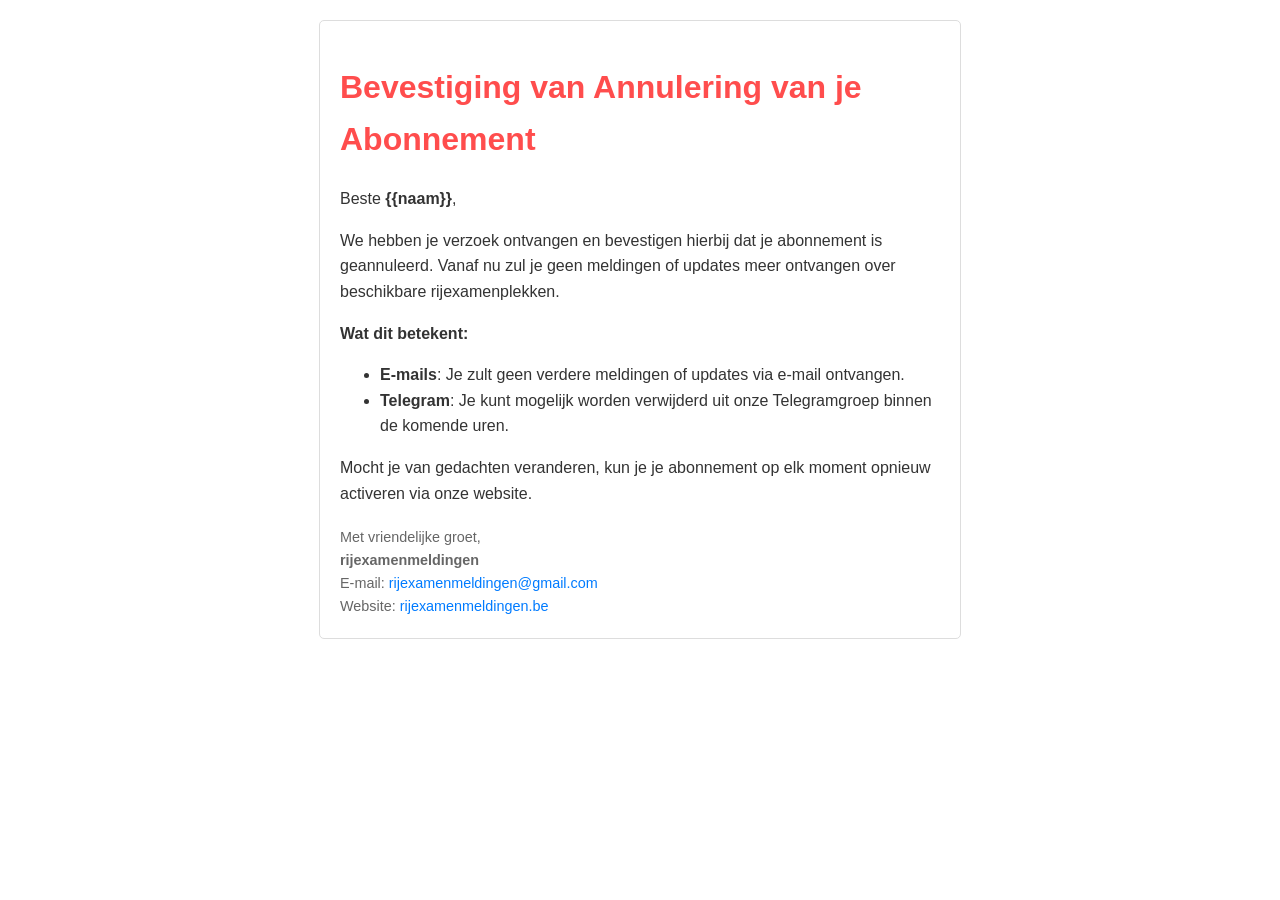
<file: templates/cancellation_email.html>
<!DOCTYPE html>
<html lang="nl">
  <head>
    <meta charset="UTF-8" />
    <meta name="viewport" content="width=device-width, initial-scale=1.0" />
    <title>Bevestiging van Annulering van je Abonnement</title>
    <style>
      body {
        font-family: Arial, sans-serif;
        line-height: 1.6;
        color: #333;
        margin: 0;
        padding: 0;
      }

      .container {
        width: 90%;
        max-width: 600px;
        margin: 20px auto;
        padding: 20px;
        border: 1px solid #ddd;
        border-radius: 5px;
      }

      h1 {
        color: #ff4d4d;
      }
      a {
        color: #007bff;
        text-decoration: none;
      }
      .footer {
        margin-top: 20px;
        font-size: 0.9em;
        color: #666;
      }
    </style>
  </head>
  <body>
    <div class="container">
      <h1>Bevestiging van Annulering van je Abonnement</h1>
      <p>Beste <strong>{{naam}}</strong>,</p>
      <p>
        We hebben je verzoek ontvangen en bevestigen hierbij dat je abonnement
        is geannuleerd. Vanaf nu zul je geen meldingen of updates meer ontvangen
        over beschikbare rijexamenplekken.
      </p>

      <p><strong>Wat dit betekent:</strong></p>
      <ul>
        <li>
          <strong>E-mails</strong>: Je zult geen verdere meldingen of updates
          via e-mail ontvangen.
        </li>
        <li>
          <strong>Telegram</strong>: Je kunt mogelijk worden verwijderd uit onze
          Telegramgroep binnen de komende uren.
        </li>
      </ul>

      <p>
        Mocht je van gedachten veranderen, kun je je abonnement op elk moment
        opnieuw activeren via onze website.
      </p>

      <div class="footer">
        Met vriendelijke groet,<br />
        <strong>rijexamenmeldingen</strong><br />
        E-mail:
        <a href="mailto:rijexamenmeldingen@gmail.com"
          >rijexamenmeldingen@gmail.com</a
        ><br />
        Website:
        <a href="rijexamenmeldingen.be" target="_blank"
          >rijexamenmeldingen.be</a
        >
      </div>
    </div>
  </body>
</html>
</file>
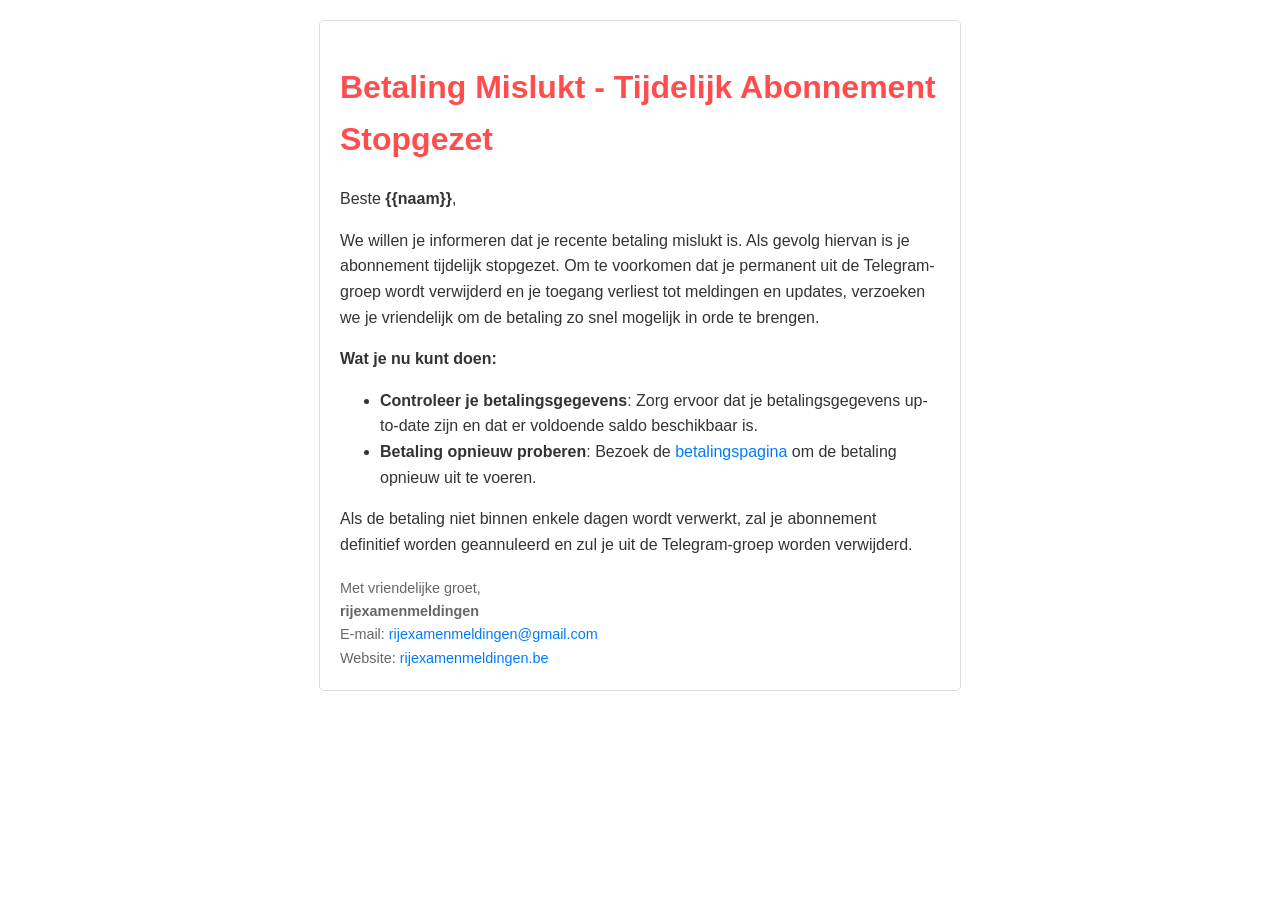
<file: templates/payment_failed_email.html>
<!DOCTYPE html>
<html lang="nl">
  <head>
    <meta charset="UTF-8" />
    <meta name="viewport" content="width=device-width, initial-scale=1.0" />
    <title>Betaling Mislukt - Tijdelijk Abonnement Stopgezet</title>
    <style>
      body {
        font-family: Arial, sans-serif;
        line-height: 1.6;
        color: #333;
        margin: 0;
        padding: 0;
      }

      .container {
        width: 90%;
        max-width: 600px;
        margin: 20px auto;
        padding: 20px;
        border: 1px solid #ddd;
        border-radius: 5px;
      }

      h1 {
        color: #ff4d4d;
      }
      a {
        color: #007bff;
        text-decoration: none;
      }
      .footer {
        margin-top: 20px;
        font-size: 0.9em;
        color: #666;
      }
    </style>
  </head>
  <body>
    <div class="container">
      <h1>Betaling Mislukt - Tijdelijk Abonnement Stopgezet</h1>
      <p>Beste <strong>{{naam}}</strong>,</p>
      <p>
        We willen je informeren dat je recente betaling mislukt is. Als gevolg
        hiervan is je abonnement tijdelijk stopgezet. Om te voorkomen dat je
        permanent uit de Telegram-groep wordt verwijderd en je toegang verliest
        tot meldingen en updates, verzoeken we je vriendelijk om de betaling zo
        snel mogelijk in orde te brengen.
      </p>

      <p><strong>Wat je nu kunt doen:</strong></p>
      <ul>
        <li>
          <strong>Controleer je betalingsgegevens</strong>: Zorg ervoor dat je
          betalingsgegevens up-to-date zijn en dat er voldoende saldo
          beschikbaar is.
        </li>
        <li>
          <strong>Betaling opnieuw proberen</strong>: Bezoek de
          <a
            href="https://billing.stripe.com/p/login/9AQ5kV1gD4WP3XW288"
            target="_blank"
            >betalingspagina</a
          >
          om de betaling opnieuw uit te voeren.
        </li>
      </ul>

      <p>
        Als de betaling niet binnen enkele dagen wordt verwerkt, zal je
        abonnement definitief worden geannuleerd en zul je uit de Telegram-groep
        worden verwijderd.
      </p>

      <div class="footer">
        Met vriendelijke groet,<br />
        <strong>rijexamenmeldingen</strong><br />
        E-mail:
        <a href="mailto:rijexamenmeldingen@gmail.com"
          >rijexamenmeldingen@gmail.com</a
        ><br />
        Website:
        <a href="https://rijexamenmeldingen.be" target="_blank"
          >rijexamenmeldingen.be</a
        >
      </div>
    </div>
  </body>
</html>
</file>
<file: assets/css/vendor.css>
﻿@-webkit-keyframes bounce {

  20%,
  53%,
  80%,
  from,
  to {
    -webkit-animation-timing-function: cubic-bezier(.215, .61, .355, 1);
    animation-timing-function: cubic-bezier(.215, .61, .355, 1);
    -webkit-transform: translate3d(0, 0, 0);
    transform: translate3d(0, 0, 0)
  }

  40%,
  43% {
    -webkit-animation-timing-function: cubic-bezier(.755, .05, .855, .06);
    animation-timing-function: cubic-bezier(.755, .05, .855, .06);
    -webkit-transform: translate3d(0, -30px, 0);
    transform: translate3d(0, -30px, 0)
  }

  70% {
    -webkit-animation-timing-function: cubic-bezier(.755, .05, .855, .06);
    animation-timing-function: cubic-bezier(.755, .05, .855, .06);
    -webkit-transform: translate3d(0, -15px, 0);
    transform: translate3d(0, -15px, 0)
  }

  90% {
    -webkit-transform: translate3d(0, -4px, 0);
    transform: translate3d(0, -4px, 0)
  }
}

@keyframes bounce {

  20%,
  53%,
  80%,
  from,
  to {
    -webkit-animation-timing-function: cubic-bezier(.215, .61, .355, 1);
    animation-timing-function: cubic-bezier(.215, .61, .355, 1);
    -webkit-transform: translate3d(0, 0, 0);
    transform: translate3d(0, 0, 0)
  }

  40%,
  43% {
    -webkit-animation-timing-function: cubic-bezier(.755, .05, .855, .06);
    animation-timing-function: cubic-bezier(.755, .05, .855, .06);
    -webkit-transform: translate3d(0, -30px, 0);
    transform: translate3d(0, -30px, 0)
  }

  70% {
    -webkit-animation-timing-function: cubic-bezier(.755, .05, .855, .06);
    animation-timing-function: cubic-bezier(.755, .05, .855, .06);
    -webkit-transform: translate3d(0, -15px, 0);
    transform: translate3d(0, -15px, 0)
  }

  90% {
    -webkit-transform: translate3d(0, -4px, 0);
    transform: translate3d(0, -4px, 0)
  }
}

.bounce {
  -webkit-animation-name: bounce;
  animation-name: bounce;
  -webkit-transform-origin: center bottom;
  transform-origin: center bottom
}

@-webkit-keyframes flash {

  50%,
  from,
  to {
    opacity: 1
  }

  25%,
  75% {
    opacity: 0
  }
}

@keyframes flash {

  50%,
  from,
  to {
    opacity: 1
  }

  25%,
  75% {
    opacity: 0
  }
}

.flash {
  -webkit-animation-name: flash;
  animation-name: flash
}

@-webkit-keyframes pulse {
  from {
    -webkit-transform: scale3d(1, 1, 1);
    transform: scale3d(1, 1, 1)
  }

  50% {
    -webkit-transform: scale3d(1.05, 1.05, 1.05);
    transform: scale3d(1.05, 1.05, 1.05)
  }

  to {
    -webkit-transform: scale3d(1, 1, 1);
    transform: scale3d(1, 1, 1)
  }
}

@keyframes pulse {
  from {
    -webkit-transform: scale3d(1, 1, 1);
    transform: scale3d(1, 1, 1)
  }

  50% {
    -webkit-transform: scale3d(1.05, 1.05, 1.05);
    transform: scale3d(1.05, 1.05, 1.05)
  }

  to {
    -webkit-transform: scale3d(1, 1, 1);
    transform: scale3d(1, 1, 1)
  }
}

.pulse {
  -webkit-animation-name: pulse;
  animation-name: pulse
}

@-webkit-keyframes rubberBand {
  from {
    -webkit-transform: scale3d(1, 1, 1);
    transform: scale3d(1, 1, 1)
  }

  30% {
    -webkit-transform: scale3d(1.25, .75, 1);
    transform: scale3d(1.25, .75, 1)
  }

  40% {
    -webkit-transform: scale3d(.75, 1.25, 1);
    transform: scale3d(.75, 1.25, 1)
  }

  50% {
    -webkit-transform: scale3d(1.15, .85, 1);
    transform: scale3d(1.15, .85, 1)
  }

  65% {
    -webkit-transform: scale3d(.95, 1.05, 1);
    transform: scale3d(.95, 1.05, 1)
  }

  75% {
    -webkit-transform: scale3d(1.05, .95, 1);
    transform: scale3d(1.05, .95, 1)
  }

  to {
    -webkit-transform: scale3d(1, 1, 1);
    transform: scale3d(1, 1, 1)
  }
}

@keyframes rubberBand {
  from {
    -webkit-transform: scale3d(1, 1, 1);
    transform: scale3d(1, 1, 1)
  }

  30% {
    -webkit-transform: scale3d(1.25, .75, 1);
    transform: scale3d(1.25, .75, 1)
  }

  40% {
    -webkit-transform: scale3d(.75, 1.25, 1);
    transform: scale3d(.75, 1.25, 1)
  }

  50% {
    -webkit-transform: scale3d(1.15, .85, 1);
    transform: scale3d(1.15, .85, 1)
  }

  65% {
    -webkit-transform: scale3d(.95, 1.05, 1);
    transform: scale3d(.95, 1.05, 1)
  }

  75% {
    -webkit-transform: scale3d(1.05, .95, 1);
    transform: scale3d(1.05, .95, 1)
  }

  to {
    -webkit-transform: scale3d(1, 1, 1);
    transform: scale3d(1, 1, 1)
  }
}

.rubberBand {
  -webkit-animation-name: rubberBand;
  animation-name: rubberBand
}

@-webkit-keyframes shake {

  from,
  to {
    -webkit-transform: translate3d(0, 0, 0);
    transform: translate3d(0, 0, 0)
  }

  10%,
  30%,
  50%,
  70%,
  90% {
    -webkit-transform: translate3d(-10px, 0, 0);
    transform: translate3d(-10px, 0, 0)
  }

  20%,
  40%,
  60%,
  80% {
    -webkit-transform: translate3d(10px, 0, 0);
    transform: translate3d(10px, 0, 0)
  }
}

@keyframes shake {

  from,
  to {
    -webkit-transform: translate3d(0, 0, 0);
    transform: translate3d(0, 0, 0)
  }

  10%,
  30%,
  50%,
  70%,
  90% {
    -webkit-transform: translate3d(-10px, 0, 0);
    transform: translate3d(-10px, 0, 0)
  }

  20%,
  40%,
  60%,
  80% {
    -webkit-transform: translate3d(10px, 0, 0);
    transform: translate3d(10px, 0, 0)
  }
}

.shake {
  -webkit-animation-name: shake;
  animation-name: shake
}

@-webkit-keyframes headShake {
  0% {
    -webkit-transform: translateX(0);
    transform: translateX(0)
  }

  6.5% {
    -webkit-transform: translateX(-6px) rotateY(-9deg);
    transform: translateX(-6px) rotateY(-9deg)
  }

  18.5% {
    -webkit-transform: translateX(5px) rotateY(7deg);
    transform: translateX(5px) rotateY(7deg)
  }

  31.5% {
    -webkit-transform: translateX(-3px) rotateY(-5deg);
    transform: translateX(-3px) rotateY(-5deg)
  }

  43.5% {
    -webkit-transform: translateX(2px) rotateY(3deg);
    transform: translateX(2px) rotateY(3deg)
  }

  50% {
    -webkit-transform: translateX(0);
    transform: translateX(0)
  }
}

@keyframes headShake {
  0% {
    -webkit-transform: translateX(0);
    transform: translateX(0)
  }

  6.5% {
    -webkit-transform: translateX(-6px) rotateY(-9deg);
    transform: translateX(-6px) rotateY(-9deg)
  }

  18.5% {
    -webkit-transform: translateX(5px) rotateY(7deg);
    transform: translateX(5px) rotateY(7deg)
  }

  31.5% {
    -webkit-transform: translateX(-3px) rotateY(-5deg);
    transform: translateX(-3px) rotateY(-5deg)
  }

  43.5% {
    -webkit-transform: translateX(2px) rotateY(3deg);
    transform: translateX(2px) rotateY(3deg)
  }

  50% {
    -webkit-transform: translateX(0);
    transform: translateX(0)
  }
}

.headShake {
  -webkit-animation-timing-function: ease-in-out;
  animation-timing-function: ease-in-out;
  -webkit-animation-name: headShake;
  animation-name: headShake
}

@-webkit-keyframes swing {
  20% {
    -webkit-transform: rotate3d(0, 0, 1, 15deg);
    transform: rotate3d(0, 0, 1, 15deg)
  }

  40% {
    -webkit-transform: rotate3d(0, 0, 1, -10deg);
    transform: rotate3d(0, 0, 1, -10deg)
  }

  60% {
    -webkit-transform: rotate3d(0, 0, 1, 5deg);
    transform: rotate3d(0, 0, 1, 5deg)
  }

  80% {
    -webkit-transform: rotate3d(0, 0, 1, -5deg);
    transform: rotate3d(0, 0, 1, -5deg)
  }

  to {
    -webkit-transform: rotate3d(0, 0, 1, 0deg);
    transform: rotate3d(0, 0, 1, 0deg)
  }
}

@keyframes swing {
  20% {
    -webkit-transform: rotate3d(0, 0, 1, 15deg);
    transform: rotate3d(0, 0, 1, 15deg)
  }

  40% {
    -webkit-transform: rotate3d(0, 0, 1, -10deg);
    transform: rotate3d(0, 0, 1, -10deg)
  }

  60% {
    -webkit-transform: rotate3d(0, 0, 1, 5deg);
    transform: rotate3d(0, 0, 1, 5deg)
  }

  80% {
    -webkit-transform: rotate3d(0, 0, 1, -5deg);
    transform: rotate3d(0, 0, 1, -5deg)
  }

  to {
    -webkit-transform: rotate3d(0, 0, 1, 0deg);
    transform: rotate3d(0, 0, 1, 0deg)
  }
}

.swing {
  -webkit-transform-origin: top center;
  transform-origin: top center;
  -webkit-animation-name: swing;
  animation-name: swing
}

@-webkit-keyframes tada {
  from {
    -webkit-transform: scale3d(1, 1, 1);
    transform: scale3d(1, 1, 1)
  }

  10%,
  20% {
    -webkit-transform: scale3d(.9, .9, .9) rotate3d(0, 0, 1, -3deg);
    transform: scale3d(.9, .9, .9) rotate3d(0, 0, 1, -3deg)
  }

  30%,
  50%,
  70%,
  90% {
    -webkit-transform: scale3d(1.1, 1.1, 1.1) rotate3d(0, 0, 1, 3deg);
    transform: scale3d(1.1, 1.1, 1.1) rotate3d(0, 0, 1, 3deg)
  }

  40%,
  60%,
  80% {
    -webkit-transform: scale3d(1.1, 1.1, 1.1) rotate3d(0, 0, 1, -3deg);
    transform: scale3d(1.1, 1.1, 1.1) rotate3d(0, 0, 1, -3deg)
  }

  to {
    -webkit-transform: scale3d(1, 1, 1);
    transform: scale3d(1, 1, 1)
  }
}

@keyframes tada {
  from {
    -webkit-transform: scale3d(1, 1, 1);
    transform: scale3d(1, 1, 1)
  }

  10%,
  20% {
    -webkit-transform: scale3d(.9, .9, .9) rotate3d(0, 0, 1, -3deg);
    transform: scale3d(.9, .9, .9) rotate3d(0, 0, 1, -3deg)
  }

  30%,
  50%,
  70%,
  90% {
    -webkit-transform: scale3d(1.1, 1.1, 1.1) rotate3d(0, 0, 1, 3deg);
    transform: scale3d(1.1, 1.1, 1.1) rotate3d(0, 0, 1, 3deg)
  }

  40%,
  60%,
  80% {
    -webkit-transform: scale3d(1.1, 1.1, 1.1) rotate3d(0, 0, 1, -3deg);
    transform: scale3d(1.1, 1.1, 1.1) rotate3d(0, 0, 1, -3deg)
  }

  to {
    -webkit-transform: scale3d(1, 1, 1);
    transform: scale3d(1, 1, 1)
  }
}

.tada {
  -webkit-animation-name: tada;
  animation-name: tada
}

@-webkit-keyframes wobble {
  from {
    -webkit-transform: translate3d(0, 0, 0);
    transform: translate3d(0, 0, 0)
  }

  15% {
    -webkit-transform: translate3d(-25%, 0, 0) rotate3d(0, 0, 1, -5deg);
    transform: translate3d(-25%, 0, 0) rotate3d(0, 0, 1, -5deg)
  }

  30% {
    -webkit-transform: translate3d(20%, 0, 0) rotate3d(0, 0, 1, 3deg);
    transform: translate3d(20%, 0, 0) rotate3d(0, 0, 1, 3deg)
  }

  45% {
    -webkit-transform: translate3d(-15%, 0, 0) rotate3d(0, 0, 1, -3deg);
    transform: translate3d(-15%, 0, 0) rotate3d(0, 0, 1, -3deg)
  }

  60% {
    -webkit-transform: translate3d(10%, 0, 0) rotate3d(0, 0, 1, 2deg);
    transform: translate3d(10%, 0, 0) rotate3d(0, 0, 1, 2deg)
  }

  75% {
    -webkit-transform: translate3d(-5%, 0, 0) rotate3d(0, 0, 1, -1deg);
    transform: translate3d(-5%, 0, 0) rotate3d(0, 0, 1, -1deg)
  }

  to {
    -webkit-transform: translate3d(0, 0, 0);
    transform: translate3d(0, 0, 0)
  }
}

@keyframes wobble {
  from {
    -webkit-transform: translate3d(0, 0, 0);
    transform: translate3d(0, 0, 0)
  }

  15% {
    -webkit-transform: translate3d(-25%, 0, 0) rotate3d(0, 0, 1, -5deg);
    transform: translate3d(-25%, 0, 0) rotate3d(0, 0, 1, -5deg)
  }

  30% {
    -webkit-transform: translate3d(20%, 0, 0) rotate3d(0, 0, 1, 3deg);
    transform: translate3d(20%, 0, 0) rotate3d(0, 0, 1, 3deg)
  }

  45% {
    -webkit-transform: translate3d(-15%, 0, 0) rotate3d(0, 0, 1, -3deg);
    transform: translate3d(-15%, 0, 0) rotate3d(0, 0, 1, -3deg)
  }

  60% {
    -webkit-transform: translate3d(10%, 0, 0) rotate3d(0, 0, 1, 2deg);
    transform: translate3d(10%, 0, 0) rotate3d(0, 0, 1, 2deg)
  }

  75% {
    -webkit-transform: translate3d(-5%, 0, 0) rotate3d(0, 0, 1, -1deg);
    transform: translate3d(-5%, 0, 0) rotate3d(0, 0, 1, -1deg)
  }

  to {
    -webkit-transform: translate3d(0, 0, 0);
    transform: translate3d(0, 0, 0)
  }
}

.wobble {
  -webkit-animation-name: wobble;
  animation-name: wobble
}

@-webkit-keyframes jello {

  11.1%,
  from,
  to {
    -webkit-transform: translate3d(0, 0, 0);
    transform: translate3d(0, 0, 0)
  }

  22.2% {
    -webkit-transform: skewX(-12.5deg) skewY(-12.5deg);
    transform: skewX(-12.5deg) skewY(-12.5deg)
  }

  33.3% {
    -webkit-transform: skewX(6.25deg) skewY(6.25deg);
    transform: skewX(6.25deg) skewY(6.25deg)
  }

  44.4% {
    -webkit-transform: skewX(-3.125deg) skewY(-3.125deg);
    transform: skewX(-3.125deg) skewY(-3.125deg)
  }

  55.5% {
    -webkit-transform: skewX(1.5625deg) skewY(1.5625deg);
    transform: skewX(1.5625deg) skewY(1.5625deg)
  }

  66.6% {
    -webkit-transform: skewX(-.78125deg) skewY(-.78125deg);
    transform: skewX(-.78125deg) skewY(-.78125deg)
  }

  77.7% {
    -webkit-transform: skewX(.390625deg) skewY(.390625deg);
    transform: skewX(.390625deg) skewY(.390625deg)
  }

  88.8% {
    -webkit-transform: skewX(-.1953125deg) skewY(-.1953125deg);
    transform: skewX(-.1953125deg) skewY(-.1953125deg)
  }
}

@keyframes jello {

  11.1%,
  from,
  to {
    -webkit-transform: translate3d(0, 0, 0);
    transform: translate3d(0, 0, 0)
  }

  22.2% {
    -webkit-transform: skewX(-12.5deg) skewY(-12.5deg);
    transform: skewX(-12.5deg) skewY(-12.5deg)
  }

  33.3% {
    -webkit-transform: skewX(6.25deg) skewY(6.25deg);
    transform: skewX(6.25deg) skewY(6.25deg)
  }

  44.4% {
    -webkit-transform: skewX(-3.125deg) skewY(-3.125deg);
    transform: skewX(-3.125deg) skewY(-3.125deg)
  }

  55.5% {
    -webkit-transform: skewX(1.5625deg) skewY(1.5625deg);
    transform: skewX(1.5625deg) skewY(1.5625deg)
  }

  66.6% {
    -webkit-transform: skewX(-.78125deg) skewY(-.78125deg);
    transform: skewX(-.78125deg) skewY(-.78125deg)
  }

  77.7% {
    -webkit-transform: skewX(.390625deg) skewY(.390625deg);
    transform: skewX(.390625deg) skewY(.390625deg)
  }

  88.8% {
    -webkit-transform: skewX(-.1953125deg) skewY(-.1953125deg);
    transform: skewX(-.1953125deg) skewY(-.1953125deg)
  }
}

.jello {
  -webkit-animation-name: jello;
  animation-name: jello;
  -webkit-transform-origin: center;
  transform-origin: center
}

@-webkit-keyframes heartBeat {
  0% {
    -webkit-transform: scale(1);
    transform: scale(1)
  }

  14% {
    -webkit-transform: scale(1.3);
    transform: scale(1.3)
  }

  28% {
    -webkit-transform: scale(1);
    transform: scale(1)
  }

  42% {
    -webkit-transform: scale(1.3);
    transform: scale(1.3)
  }

  70% {
    -webkit-transform: scale(1);
    transform: scale(1)
  }
}

@keyframes heartBeat {
  0% {
    -webkit-transform: scale(1);
    transform: scale(1)
  }

  14% {
    -webkit-transform: scale(1.3);
    transform: scale(1.3)
  }

  28% {
    -webkit-transform: scale(1);
    transform: scale(1)
  }

  42% {
    -webkit-transform: scale(1.3);
    transform: scale(1.3)
  }

  70% {
    -webkit-transform: scale(1);
    transform: scale(1)
  }
}

.heartBeat {
  -webkit-animation-name: heartBeat;
  animation-name: heartBeat;
  -webkit-animation-duration: 1.3s;
  animation-duration: 1.3s;
  -webkit-animation-timing-function: ease-in-out;
  animation-timing-function: ease-in-out
}

@-webkit-keyframes bounceIn {

  20%,
  40%,
  60%,
  80%,
  from,
  to {
    -webkit-animation-timing-function: cubic-bezier(.215, .61, .355, 1);
    animation-timing-function: cubic-bezier(.215, .61, .355, 1)
  }

  0% {
    opacity: 0;
    -webkit-transform: scale3d(.3, .3, .3);
    transform: scale3d(.3, .3, .3)
  }

  20% {
    -webkit-transform: scale3d(1.1, 1.1, 1.1);
    transform: scale3d(1.1, 1.1, 1.1)
  }

  40% {
    -webkit-transform: scale3d(.9, .9, .9);
    transform: scale3d(.9, .9, .9)
  }

  60% {
    opacity: 1;
    -webkit-transform: scale3d(1.03, 1.03, 1.03);
    transform: scale3d(1.03, 1.03, 1.03)
  }

  80% {
    -webkit-transform: scale3d(.97, .97, .97);
    transform: scale3d(.97, .97, .97)
  }

  to {
    opacity: 1;
    -webkit-transform: scale3d(1, 1, 1);
    transform: scale3d(1, 1, 1)
  }
}

@keyframes bounceIn {

  20%,
  40%,
  60%,
  80%,
  from,
  to {
    -webkit-animation-timing-function: cubic-bezier(.215, .61, .355, 1);
    animation-timing-function: cubic-bezier(.215, .61, .355, 1)
  }

  0% {
    opacity: 0;
    -webkit-transform: scale3d(.3, .3, .3);
    transform: scale3d(.3, .3, .3)
  }

  20% {
    -webkit-transform: scale3d(1.1, 1.1, 1.1);
    transform: scale3d(1.1, 1.1, 1.1)
  }

  40% {
    -webkit-transform: scale3d(.9, .9, .9);
    transform: scale3d(.9, .9, .9)
  }

  60% {
    opacity: 1;
    -webkit-transform: scale3d(1.03, 1.03, 1.03);
    transform: scale3d(1.03, 1.03, 1.03)
  }

  80% {
    -webkit-transform: scale3d(.97, .97, .97);
    transform: scale3d(.97, .97, .97)
  }

  to {
    opacity: 1;
    -webkit-transform: scale3d(1, 1, 1);
    transform: scale3d(1, 1, 1)
  }
}

.bounceIn {
  -webkit-animation-duration: .75s;
  animation-duration: .75s;
  -webkit-animation-name: bounceIn;
  animation-name: bounceIn
}

@-webkit-keyframes bounceInDown {

  60%,
  75%,
  90%,
  from,
  to {
    -webkit-animation-timing-function: cubic-bezier(.215, .61, .355, 1);
    animation-timing-function: cubic-bezier(.215, .61, .355, 1)
  }

  0% {
    opacity: 0;
    -webkit-transform: translate3d(0, -3000px, 0);
    transform: translate3d(0, -3000px, 0)
  }

  60% {
    opacity: 1;
    -webkit-transform: translate3d(0, 25px, 0);
    transform: translate3d(0, 25px, 0)
  }

  75% {
    -webkit-transform: translate3d(0, -10px, 0);
    transform: translate3d(0, -10px, 0)
  }

  90% {
    -webkit-transform: translate3d(0, 5px, 0);
    transform: translate3d(0, 5px, 0)
  }

  to {
    -webkit-transform: translate3d(0, 0, 0);
    transform: translate3d(0, 0, 0)
  }
}

@keyframes bounceInDown {

  60%,
  75%,
  90%,
  from,
  to {
    -webkit-animation-timing-function: cubic-bezier(.215, .61, .355, 1);
    animation-timing-function: cubic-bezier(.215, .61, .355, 1)
  }

  0% {
    opacity: 0;
    -webkit-transform: translate3d(0, -3000px, 0);
    transform: translate3d(0, -3000px, 0)
  }

  60% {
    opacity: 1;
    -webkit-transform: translate3d(0, 25px, 0);
    transform: translate3d(0, 25px, 0)
  }

  75% {
    -webkit-transform: translate3d(0, -10px, 0);
    transform: translate3d(0, -10px, 0)
  }

  90% {
    -webkit-transform: translate3d(0, 5px, 0);
    transform: translate3d(0, 5px, 0)
  }

  to {
    -webkit-transform: translate3d(0, 0, 0);
    transform: translate3d(0, 0, 0)
  }
}

.bounceInDown {
  -webkit-animation-name: bounceInDown;
  animation-name: bounceInDown
}

@-webkit-keyframes bounceInLeft {

  60%,
  75%,
  90%,
  from,
  to {
    -webkit-animation-timing-function: cubic-bezier(.215, .61, .355, 1);
    animation-timing-function: cubic-bezier(.215, .61, .355, 1)
  }

  0% {
    opacity: 0;
    -webkit-transform: translate3d(-3000px, 0, 0);
    transform: translate3d(-3000px, 0, 0)
  }

  60% {
    opacity: 1;
    -webkit-transform: translate3d(25px, 0, 0);
    transform: translate3d(25px, 0, 0)
  }

  75% {
    -webkit-transform: translate3d(-10px, 0, 0);
    transform: translate3d(-10px, 0, 0)
  }

  90% {
    -webkit-transform: translate3d(5px, 0, 0);
    transform: translate3d(5px, 0, 0)
  }

  to {
    -webkit-transform: translate3d(0, 0, 0);
    transform: translate3d(0, 0, 0)
  }
}

@keyframes bounceInLeft {

  60%,
  75%,
  90%,
  from,
  to {
    -webkit-animation-timing-function: cubic-bezier(.215, .61, .355, 1);
    animation-timing-function: cubic-bezier(.215, .61, .355, 1)
  }

  0% {
    opacity: 0;
    -webkit-transform: translate3d(-3000px, 0, 0);
    transform: translate3d(-3000px, 0, 0)
  }

  60% {
    opacity: 1;
    -webkit-transform: translate3d(25px, 0, 0);
    transform: translate3d(25px, 0, 0)
  }

  75% {
    -webkit-transform: translate3d(-10px, 0, 0);
    transform: translate3d(-10px, 0, 0)
  }

  90% {
    -webkit-transform: translate3d(5px, 0, 0);
    transform: translate3d(5px, 0, 0)
  }

  to {
    -webkit-transform: translate3d(0, 0, 0);
    transform: translate3d(0, 0, 0)
  }
}

.bounceInLeft {
  -webkit-animation-name: bounceInLeft;
  animation-name: bounceInLeft
}

@-webkit-keyframes bounceInRight {

  60%,
  75%,
  90%,
  from,
  to {
    -webkit-animation-timing-function: cubic-bezier(.215, .61, .355, 1);
    animation-timing-function: cubic-bezier(.215, .61, .355, 1)
  }

  from {
    opacity: 0;
    -webkit-transform: translate3d(3000px, 0, 0);
    transform: translate3d(3000px, 0, 0)
  }

  60% {
    opacity: 1;
    -webkit-transform: translate3d(-25px, 0, 0);
    transform: translate3d(-25px, 0, 0)
  }

  75% {
    -webkit-transform: translate3d(10px, 0, 0);
    transform: translate3d(10px, 0, 0)
  }

  90% {
    -webkit-transform: translate3d(-5px, 0, 0);
    transform: translate3d(-5px, 0, 0)
  }

  to {
    -webkit-transform: translate3d(0, 0, 0);
    transform: translate3d(0, 0, 0)
  }
}

@keyframes bounceInRight {

  60%,
  75%,
  90%,
  from,
  to {
    -webkit-animation-timing-function: cubic-bezier(.215, .61, .355, 1);
    animation-timing-function: cubic-bezier(.215, .61, .355, 1)
  }

  from {
    opacity: 0;
    -webkit-transform: translate3d(3000px, 0, 0);
    transform: translate3d(3000px, 0, 0)
  }

  60% {
    opacity: 1;
    -webkit-transform: translate3d(-25px, 0, 0);
    transform: translate3d(-25px, 0, 0)
  }

  75% {
    -webkit-transform: translate3d(10px, 0, 0);
    transform: translate3d(10px, 0, 0)
  }

  90% {
    -webkit-transform: translate3d(-5px, 0, 0);
    transform: translate3d(-5px, 0, 0)
  }

  to {
    -webkit-transform: translate3d(0, 0, 0);
    transform: translate3d(0, 0, 0)
  }
}

.bounceInRight {
  -webkit-animation-name: bounceInRight;
  animation-name: bounceInRight
}

@-webkit-keyframes bounceInUp {

  60%,
  75%,
  90%,
  from,
  to {
    -webkit-animation-timing-function: cubic-bezier(.215, .61, .355, 1);
    animation-timing-function: cubic-bezier(.215, .61, .355, 1)
  }

  from {
    opacity: 0;
    -webkit-transform: translate3d(0, 3000px, 0);
    transform: translate3d(0, 3000px, 0)
  }

  60% {
    opacity: 1;
    -webkit-transform: translate3d(0, -20px, 0);
    transform: translate3d(0, -20px, 0)
  }

  75% {
    -webkit-transform: translate3d(0, 10px, 0);
    transform: translate3d(0, 10px, 0)
  }

  90% {
    -webkit-transform: translate3d(0, -5px, 0);
    transform: translate3d(0, -5px, 0)
  }

  to {
    -webkit-transform: translate3d(0, 0, 0);
    transform: translate3d(0, 0, 0)
  }
}

@keyframes bounceInUp {

  60%,
  75%,
  90%,
  from,
  to {
    -webkit-animation-timing-function: cubic-bezier(.215, .61, .355, 1);
    animation-timing-function: cubic-bezier(.215, .61, .355, 1)
  }

  from {
    opacity: 0;
    -webkit-transform: translate3d(0, 3000px, 0);
    transform: translate3d(0, 3000px, 0)
  }

  60% {
    opacity: 1;
    -webkit-transform: translate3d(0, -20px, 0);
    transform: translate3d(0, -20px, 0)
  }

  75% {
    -webkit-transform: translate3d(0, 10px, 0);
    transform: translate3d(0, 10px, 0)
  }

  90% {
    -webkit-transform: translate3d(0, -5px, 0);
    transform: translate3d(0, -5px, 0)
  }

  to {
    -webkit-transform: translate3d(0, 0, 0);
    transform: translate3d(0, 0, 0)
  }
}

.bounceInUp {
  -webkit-animation-name: bounceInUp;
  animation-name: bounceInUp
}

@-webkit-keyframes bounceOut {
  20% {
    -webkit-transform: scale3d(.9, .9, .9);
    transform: scale3d(.9, .9, .9)
  }

  50%,
  55% {
    opacity: 1;
    -webkit-transform: scale3d(1.1, 1.1, 1.1);
    transform: scale3d(1.1, 1.1, 1.1)
  }

  to {
    opacity: 0;
    -webkit-transform: scale3d(.3, .3, .3);
    transform: scale3d(.3, .3, .3)
  }
}

@keyframes bounceOut {
  20% {
    -webkit-transform: scale3d(.9, .9, .9);
    transform: scale3d(.9, .9, .9)
  }

  50%,
  55% {
    opacity: 1;
    -webkit-transform: scale3d(1.1, 1.1, 1.1);
    transform: scale3d(1.1, 1.1, 1.1)
  }

  to {
    opacity: 0;
    -webkit-transform: scale3d(.3, .3, .3);
    transform: scale3d(.3, .3, .3)
  }
}

.bounceOut {
  -webkit-animation-duration: .75s;
  animation-duration: .75s;
  -webkit-animation-name: bounceOut;
  animation-name: bounceOut
}

@-webkit-keyframes bounceOutDown {
  20% {
    -webkit-transform: translate3d(0, 10px, 0);
    transform: translate3d(0, 10px, 0)
  }

  40%,
  45% {
    opacity: 1;
    -webkit-transform: translate3d(0, -20px, 0);
    transform: translate3d(0, -20px, 0)
  }

  to {
    opacity: 0;
    -webkit-transform: translate3d(0, 2000px, 0);
    transform: translate3d(0, 2000px, 0)
  }
}

@keyframes bounceOutDown {
  20% {
    -webkit-transform: translate3d(0, 10px, 0);
    transform: translate3d(0, 10px, 0)
  }

  40%,
  45% {
    opacity: 1;
    -webkit-transform: translate3d(0, -20px, 0);
    transform: translate3d(0, -20px, 0)
  }

  to {
    opacity: 0;
    -webkit-transform: translate3d(0, 2000px, 0);
    transform: translate3d(0, 2000px, 0)
  }
}

.bounceOutDown {
  -webkit-animation-name: bounceOutDown;
  animation-name: bounceOutDown
}

@-webkit-keyframes bounceOutLeft {
  20% {
    opacity: 1;
    -webkit-transform: translate3d(20px, 0, 0);
    transform: translate3d(20px, 0, 0)
  }

  to {
    opacity: 0;
    -webkit-transform: translate3d(-2000px, 0, 0);
    transform: translate3d(-2000px, 0, 0)
  }
}

@keyframes bounceOutLeft {
  20% {
    opacity: 1;
    -webkit-transform: translate3d(20px, 0, 0);
    transform: translate3d(20px, 0, 0)
  }

  to {
    opacity: 0;
    -webkit-transform: translate3d(-2000px, 0, 0);
    transform: translate3d(-2000px, 0, 0)
  }
}

.bounceOutLeft {
  -webkit-animation-name: bounceOutLeft;
  animation-name: bounceOutLeft
}

@-webkit-keyframes bounceOutRight {
  20% {
    opacity: 1;
    -webkit-transform: translate3d(-20px, 0, 0);
    transform: translate3d(-20px, 0, 0)
  }

  to {
    opacity: 0;
    -webkit-transform: translate3d(2000px, 0, 0);
    transform: translate3d(2000px, 0, 0)
  }
}

@keyframes bounceOutRight {
  20% {
    opacity: 1;
    -webkit-transform: translate3d(-20px, 0, 0);
    transform: translate3d(-20px, 0, 0)
  }

  to {
    opacity: 0;
    -webkit-transform: translate3d(2000px, 0, 0);
    transform: translate3d(2000px, 0, 0)
  }
}

.bounceOutRight {
  -webkit-animation-name: bounceOutRight;
  animation-name: bounceOutRight
}

@-webkit-keyframes bounceOutUp {
  20% {
    -webkit-transform: translate3d(0, -10px, 0);
    transform: translate3d(0, -10px, 0)
  }

  40%,
  45% {
    opacity: 1;
    -webkit-transform: translate3d(0, 20px, 0);
    transform: translate3d(0, 20px, 0)
  }

  to {
    opacity: 0;
    -webkit-transform: translate3d(0, -2000px, 0);
    transform: translate3d(0, -2000px, 0)
  }
}

@keyframes bounceOutUp {
  20% {
    -webkit-transform: translate3d(0, -10px, 0);
    transform: translate3d(0, -10px, 0)
  }

  40%,
  45% {
    opacity: 1;
    -webkit-transform: translate3d(0, 20px, 0);
    transform: translate3d(0, 20px, 0)
  }

  to {
    opacity: 0;
    -webkit-transform: translate3d(0, -2000px, 0);
    transform: translate3d(0, -2000px, 0)
  }
}

.bounceOutUp {
  -webkit-animation-name: bounceOutUp;
  animation-name: bounceOutUp
}

@-webkit-keyframes fadeIn {
  from {
    opacity: 0
  }

  to {
    opacity: 1
  }
}

@keyframes fadeIn {
  from {
    opacity: 0
  }

  to {
    opacity: 1
  }
}

.fadeIn {
  -webkit-animation-name: fadeIn;
  animation-name: fadeIn
}

@-webkit-keyframes fadeInDown {
  from {
    opacity: 0;
    -webkit-transform: translate3d(0, -100px, 0);
    transform: translate3d(0, -100px, 0)
  }

  to {
    opacity: 1;
    -webkit-transform: translate3d(0, 0, 0);
    transform: translate3d(0, 0, 0)
  }
}

@keyframes fadeInDown {
  from {
    opacity: 0;
    -webkit-transform: translate3d(0, -100px, 0);
    transform: translate3d(0, -100px, 0)
  }

  to {
    opacity: 1;
    -webkit-transform: translate3d(0, 0, 0);
    transform: translate3d(0, 0, 0)
  }
}

.fadeInDown {
  -webkit-animation-name: fadeInDown;
  animation-name: fadeInDown
}

@-webkit-keyframes fadeInDownBig {
  from {
    opacity: 0;
    -webkit-transform: translate3d(0, -2000px, 0);
    transform: translate3d(0, -2000px, 0)
  }

  to {
    opacity: 1;
    -webkit-transform: translate3d(0, 0, 0);
    transform: translate3d(0, 0, 0)
  }
}

@keyframes fadeInDownBig {
  from {
    opacity: 0;
    -webkit-transform: translate3d(0, -2000px, 0);
    transform: translate3d(0, -2000px, 0)
  }

  to {
    opacity: 1;
    -webkit-transform: translate3d(0, 0, 0);
    transform: translate3d(0, 0, 0)
  }
}

.fadeInDownBig {
  -webkit-animation-name: fadeInDownBig;
  animation-name: fadeInDownBig
}

@-webkit-keyframes fadeInLeft {
  from {
    opacity: 0;
    -webkit-transform: translate3d(-50px, 0, 0);
    transform: translate3d(-50px, 0, 0)
  }

  to {
    opacity: 1;
    -webkit-transform: translate3d(0, 0, 0);
    transform: translate3d(0, 0, 0)
  }
}

@keyframes fadeInLeft {
  from {
    opacity: 0;
    -webkit-transform: translate3d(-50px, 0, 0);
    transform: translate3d(-50px, 0, 0)
  }

  to {
    opacity: 1;
    -webkit-transform: translate3d(0, 0, 0);
    transform: translate3d(0, 0, 0)
  }
}

.fadeInLeft {
  -webkit-animation-name: fadeInLeft;
  animation-name: fadeInLeft
}

@-webkit-keyframes fadeInLeftBig {
  from {
    opacity: 0;
    -webkit-transform: translate3d(-2000px, 0, 0);
    transform: translate3d(-2000px, 0, 0)
  }

  to {
    opacity: 1;
    -webkit-transform: translate3d(0, 0, 0);
    transform: translate3d(0, 0, 0)
  }
}

@keyframes fadeInLeftBig {
  from {
    opacity: 0;
    -webkit-transform: translate3d(-2000px, 0, 0);
    transform: translate3d(-2000px, 0, 0)
  }

  to {
    opacity: 1;
    -webkit-transform: translate3d(0, 0, 0);
    transform: translate3d(0, 0, 0)
  }
}

.fadeInLeftBig {
  -webkit-animation-name: fadeInLeftBig;
  animation-name: fadeInLeftBig
}

@-webkit-keyframes fadeInRight {
  from {
    opacity: 0;
    -webkit-transform: translate3d(50px, 0, 0);
    transform: translate3d(50px, 0, 0)
  }

  to {
    opacity: 1;
    -webkit-transform: translate3d(0, 0, 0);
    transform: translate3d(0, 0, 0)
  }
}

@keyframes fadeInRight {
  from {
    opacity: 0;
    -webkit-transform: translate3d(50px, 0, 0);
    transform: translate3d(50px, 0, 0)
  }

  to {
    opacity: 1;
    -webkit-transform: translate3d(0, 0, 0);
    transform: translate3d(0, 0, 0)
  }
}

.fadeInRight {
  -webkit-animation-name: fadeInRight;
  animation-name: fadeInRight
}

@-webkit-keyframes fadeInRightBig {
  from {
    opacity: 0;
    -webkit-transform: translate3d(2000px, 0, 0);
    transform: translate3d(2000px, 0, 0)
  }

  to {
    opacity: 1;
    -webkit-transform: translate3d(0, 0, 0);
    transform: translate3d(0, 0, 0)
  }
}

@keyframes fadeInRightBig {
  from {
    opacity: 0;
    -webkit-transform: translate3d(2000px, 0, 0);
    transform: translate3d(2000px, 0, 0)
  }

  to {
    opacity: 1;
    -webkit-transform: translate3d(0, 0, 0);
    transform: translate3d(0, 0, 0)
  }
}

.fadeInRightBig {
  -webkit-animation-name: fadeInRightBig;
  animation-name: fadeInRightBig
}

@-webkit-keyframes fadeInUp {
  from {
    opacity: 0;
    -webkit-transform: translate3d(0, 80px, 0);
    transform: translate3d(0, 80px, 0)
  }

  to {
    opacity: 1;
    -webkit-transform: translate3d(0, 0, 0);
    transform: translate3d(0, 0, 0)
  }
}

@keyframes fadeInUp {
  from {
    opacity: 0;
    -webkit-transform: translate3d(0, 80px, 0);
    transform: translate3d(0, 80px, 0)
  }

  to {
    opacity: 1;
    -webkit-transform: translate3d(0, 0, 0);
    transform: translate3d(0, 0, 0)
  }
}

.fadeInUp {
  -webkit-animation-name: fadeInUp;
  animation-name: fadeInUp
}

@-webkit-keyframes fadeInUpBig {
  from {
    opacity: 0;
    -webkit-transform: translate3d(0, 2000px, 0);
    transform: translate3d(0, 2000px, 0)
  }

  to {
    opacity: 1;
    -webkit-transform: translate3d(0, 0, 0);
    transform: translate3d(0, 0, 0)
  }
}

@keyframes fadeInUpBig {
  from {
    opacity: 0;
    -webkit-transform: translate3d(0, 2000px, 0);
    transform: translate3d(0, 2000px, 0)
  }

  to {
    opacity: 1;
    -webkit-transform: translate3d(0, 0, 0);
    transform: translate3d(0, 0, 0)
  }
}

.fadeInUpBig {
  -webkit-animation-name: fadeInUpBig;
  animation-name: fadeInUpBig
}

@-webkit-keyframes fadeOut {
  from {
    opacity: 1
  }

  to {
    opacity: 0
  }
}

@keyframes fadeOut {
  from {
    opacity: 1
  }

  to {
    opacity: 0
  }
}

.fadeOut {
  -webkit-animation-name: fadeOut;
  animation-name: fadeOut
}

@-webkit-keyframes fadeOutDown {
  from {
    opacity: 1
  }

  to {
    opacity: 0;
    -webkit-transform: translate3d(0, 100%, 0);
    transform: translate3d(0, 100%, 0)
  }
}

@keyframes fadeOutDown {
  from {
    opacity: 1
  }

  to {
    opacity: 0;
    -webkit-transform: translate3d(0, 100%, 0);
    transform: translate3d(0, 100%, 0)
  }
}

.fadeOutDown {
  -webkit-animation-name: fadeOutDown;
  animation-name: fadeOutDown
}

@-webkit-keyframes fadeOutDownBig {
  from {
    opacity: 1
  }

  to {
    opacity: 0;
    -webkit-transform: translate3d(0, 2000px, 0);
    transform: translate3d(0, 2000px, 0)
  }
}

@keyframes fadeOutDownBig {
  from {
    opacity: 1
  }

  to {
    opacity: 0;
    -webkit-transform: translate3d(0, 2000px, 0);
    transform: translate3d(0, 2000px, 0)
  }
}

.fadeOutDownBig {
  -webkit-animation-name: fadeOutDownBig;
  animation-name: fadeOutDownBig
}

@-webkit-keyframes fadeOutLeft {
  from {
    opacity: 1
  }

  to {
    opacity: 0;
    -webkit-transform: translate3d(-100%, 0, 0);
    transform: translate3d(-100%, 0, 0)
  }
}

@keyframes fadeOutLeft {
  from {
    opacity: 1
  }

  to {
    opacity: 0;
    -webkit-transform: translate3d(-100%, 0, 0);
    transform: translate3d(-100%, 0, 0)
  }
}

.fadeOutLeft {
  -webkit-animation-name: fadeOutLeft;
  animation-name: fadeOutLeft
}

@-webkit-keyframes fadeOutLeftBig {
  from {
    opacity: 1
  }

  to {
    opacity: 0;
    -webkit-transform: translate3d(-2000px, 0, 0);
    transform: translate3d(-2000px, 0, 0)
  }
}

@keyframes fadeOutLeftBig {
  from {
    opacity: 1
  }

  to {
    opacity: 0;
    -webkit-transform: translate3d(-2000px, 0, 0);
    transform: translate3d(-2000px, 0, 0)
  }
}

.fadeOutLeftBig {
  -webkit-animation-name: fadeOutLeftBig;
  animation-name: fadeOutLeftBig
}

@-webkit-keyframes fadeOutRight {
  from {
    opacity: 1
  }

  to {
    opacity: 0;
    -webkit-transform: translate3d(100%, 0, 0);
    transform: translate3d(100%, 0, 0)
  }
}

@keyframes fadeOutRight {
  from {
    opacity: 1
  }

  to {
    opacity: 0;
    -webkit-transform: translate3d(100%, 0, 0);
    transform: translate3d(100%, 0, 0)
  }
}

.fadeOutRight {
  -webkit-animation-name: fadeOutRight;
  animation-name: fadeOutRight
}

@-webkit-keyframes fadeOutRightBig {
  from {
    opacity: 1
  }

  to {
    opacity: 0;
    -webkit-transform: translate3d(2000px, 0, 0);
    transform: translate3d(2000px, 0, 0)
  }
}

@keyframes fadeOutRightBig {
  from {
    opacity: 1
  }

  to {
    opacity: 0;
    -webkit-transform: translate3d(2000px, 0, 0);
    transform: translate3d(2000px, 0, 0)
  }
}

.fadeOutRightBig {
  -webkit-animation-name: fadeOutRightBig;
  animation-name: fadeOutRightBig
}

@-webkit-keyframes fadeOutUp {
  from {
    opacity: 1
  }

  to {
    opacity: 0;
    -webkit-transform: translate3d(0, -100%, 0);
    transform: translate3d(0, -100%, 0)
  }
}

@keyframes fadeOutUp {
  from {
    opacity: 1
  }

  to {
    opacity: 0;
    -webkit-transform: translate3d(0, -100%, 0);
    transform: translate3d(0, -100%, 0)
  }
}

.fadeOutUp {
  -webkit-animation-name: fadeOutUp;
  animation-name: fadeOutUp
}

@-webkit-keyframes fadeOutUpBig {
  from {
    opacity: 1
  }

  to {
    opacity: 0;
    -webkit-transform: translate3d(0, -2000px, 0);
    transform: translate3d(0, -2000px, 0)
  }
}

@keyframes fadeOutUpBig {
  from {
    opacity: 1
  }

  to {
    opacity: 0;
    -webkit-transform: translate3d(0, -2000px, 0);
    transform: translate3d(0, -2000px, 0)
  }
}

.fadeOutUpBig {
  -webkit-animation-name: fadeOutUpBig;
  animation-name: fadeOutUpBig
}

@-webkit-keyframes flip {
  from {
    -webkit-transform: perspective(400px) scale3d(1, 1, 1) translate3d(0, 0, 0) rotate3d(0, 1, 0, -360deg);
    transform: perspective(400px) scale3d(1, 1, 1) translate3d(0, 0, 0) rotate3d(0, 1, 0, -360deg);
    -webkit-animation-timing-function: ease-out;
    animation-timing-function: ease-out
  }

  40% {
    -webkit-transform: perspective(400px) scale3d(1, 1, 1) translate3d(0, 0, 150px) rotate3d(0, 1, 0, -190deg);
    transform: perspective(400px) scale3d(1, 1, 1) translate3d(0, 0, 150px) rotate3d(0, 1, 0, -190deg);
    -webkit-animation-timing-function: ease-out;
    animation-timing-function: ease-out
  }

  50% {
    -webkit-transform: perspective(400px) scale3d(1, 1, 1) translate3d(0, 0, 150px) rotate3d(0, 1, 0, -170deg);
    transform: perspective(400px) scale3d(1, 1, 1) translate3d(0, 0, 150px) rotate3d(0, 1, 0, -170deg);
    -webkit-animation-timing-function: ease-in;
    animation-timing-function: ease-in
  }

  80% {
    -webkit-transform: perspective(400px) scale3d(.95, .95, .95) translate3d(0, 0, 0) rotate3d(0, 1, 0, 0deg);
    transform: perspective(400px) scale3d(.95, .95, .95) translate3d(0, 0, 0) rotate3d(0, 1, 0, 0deg);
    -webkit-animation-timing-function: ease-in;
    animation-timing-function: ease-in
  }

  to {
    -webkit-transform: perspective(400px) scale3d(1, 1, 1) translate3d(0, 0, 0) rotate3d(0, 1, 0, 0deg);
    transform: perspective(400px) scale3d(1, 1, 1) translate3d(0, 0, 0) rotate3d(0, 1, 0, 0deg);
    -webkit-animation-timing-function: ease-in;
    animation-timing-function: ease-in
  }
}

@keyframes flip {
  from {
    -webkit-transform: perspective(400px) scale3d(1, 1, 1) translate3d(0, 0, 0) rotate3d(0, 1, 0, -360deg);
    transform: perspective(400px) scale3d(1, 1, 1) translate3d(0, 0, 0) rotate3d(0, 1, 0, -360deg);
    -webkit-animation-timing-function: ease-out;
    animation-timing-function: ease-out
  }

  40% {
    -webkit-transform: perspective(400px) scale3d(1, 1, 1) translate3d(0, 0, 150px) rotate3d(0, 1, 0, -190deg);
    transform: perspective(400px) scale3d(1, 1, 1) translate3d(0, 0, 150px) rotate3d(0, 1, 0, -190deg);
    -webkit-animation-timing-function: ease-out;
    animation-timing-function: ease-out
  }

  50% {
    -webkit-transform: perspective(400px) scale3d(1, 1, 1) translate3d(0, 0, 150px) rotate3d(0, 1, 0, -170deg);
    transform: perspective(400px) scale3d(1, 1, 1) translate3d(0, 0, 150px) rotate3d(0, 1, 0, -170deg);
    -webkit-animation-timing-function: ease-in;
    animation-timing-function: ease-in
  }

  80% {
    -webkit-transform: perspective(400px) scale3d(.95, .95, .95) translate3d(0, 0, 0) rotate3d(0, 1, 0, 0deg);
    transform: perspective(400px) scale3d(.95, .95, .95) translate3d(0, 0, 0) rotate3d(0, 1, 0, 0deg);
    -webkit-animation-timing-function: ease-in;
    animation-timing-function: ease-in
  }

  to {
    -webkit-transform: perspective(400px) scale3d(1, 1, 1) translate3d(0, 0, 0) rotate3d(0, 1, 0, 0deg);
    transform: perspective(400px) scale3d(1, 1, 1) translate3d(0, 0, 0) rotate3d(0, 1, 0, 0deg);
    -webkit-animation-timing-function: ease-in;
    animation-timing-function: ease-in
  }
}

.animated.flip {
  -webkit-backface-visibility: visible;
  backface-visibility: visible;
  -webkit-animation-name: flip;
  animation-name: flip
}

@-webkit-keyframes flipInX {
  from {
    -webkit-transform: perspective(400px) rotate3d(1, 0, 0, 90deg);
    transform: perspective(400px) rotate3d(1, 0, 0, 90deg);
    -webkit-animation-timing-function: ease-in;
    animation-timing-function: ease-in;
    opacity: 0
  }

  40% {
    -webkit-transform: perspective(400px) rotate3d(1, 0, 0, -20deg);
    transform: perspective(400px) rotate3d(1, 0, 0, -20deg);
    -webkit-animation-timing-function: ease-in;
    animation-timing-function: ease-in
  }

  60% {
    -webkit-transform: perspective(400px) rotate3d(1, 0, 0, 10deg);
    transform: perspective(400px) rotate3d(1, 0, 0, 10deg);
    opacity: 1
  }

  80% {
    -webkit-transform: perspective(400px) rotate3d(1, 0, 0, -5deg);
    transform: perspective(400px) rotate3d(1, 0, 0, -5deg)
  }

  to {
    -webkit-transform: perspective(400px);
    transform: perspective(400px)
  }
}

@keyframes flipInX {
  from {
    -webkit-transform: perspective(400px) rotate3d(1, 0, 0, 90deg);
    transform: perspective(400px) rotate3d(1, 0, 0, 90deg);
    -webkit-animation-timing-function: ease-in;
    animation-timing-function: ease-in;
    opacity: 0
  }

  40% {
    -webkit-transform: perspective(400px) rotate3d(1, 0, 0, -20deg);
    transform: perspective(400px) rotate3d(1, 0, 0, -20deg);
    -webkit-animation-timing-function: ease-in;
    animation-timing-function: ease-in
  }

  60% {
    -webkit-transform: perspective(400px) rotate3d(1, 0, 0, 10deg);
    transform: perspective(400px) rotate3d(1, 0, 0, 10deg);
    opacity: 1
  }

  80% {
    -webkit-transform: perspective(400px) rotate3d(1, 0, 0, -5deg);
    transform: perspective(400px) rotate3d(1, 0, 0, -5deg)
  }

  to {
    -webkit-transform: perspective(400px);
    transform: perspective(400px)
  }
}

.flipInX {
  -webkit-backface-visibility: visible !important;
  backface-visibility: visible !important;
  -webkit-animation-name: flipInX;
  animation-name: flipInX
}

@-webkit-keyframes flipInY {
  from {
    -webkit-transform: perspective(400px) rotate3d(0, 1, 0, 90deg);
    transform: perspective(400px) rotate3d(0, 1, 0, 90deg);
    -webkit-animation-timing-function: ease-in;
    animation-timing-function: ease-in;
    opacity: 0
  }

  40% {
    -webkit-transform: perspective(400px) rotate3d(0, 1, 0, -20deg);
    transform: perspective(400px) rotate3d(0, 1, 0, -20deg);
    -webkit-animation-timing-function: ease-in;
    animation-timing-function: ease-in
  }

  60% {
    -webkit-transform: perspective(400px) rotate3d(0, 1, 0, 10deg);
    transform: perspective(400px) rotate3d(0, 1, 0, 10deg);
    opacity: 1
  }

  80% {
    -webkit-transform: perspective(400px) rotate3d(0, 1, 0, -5deg);
    transform: perspective(400px) rotate3d(0, 1, 0, -5deg)
  }

  to {
    -webkit-transform: perspective(400px);
    transform: perspective(400px)
  }
}

@keyframes flipInY {
  from {
    -webkit-transform: perspective(400px) rotate3d(0, 1, 0, 90deg);
    transform: perspective(400px) rotate3d(0, 1, 0, 90deg);
    -webkit-animation-timing-function: ease-in;
    animation-timing-function: ease-in;
    opacity: 0
  }

  40% {
    -webkit-transform: perspective(400px) rotate3d(0, 1, 0, -20deg);
    transform: perspective(400px) rotate3d(0, 1, 0, -20deg);
    -webkit-animation-timing-function: ease-in;
    animation-timing-function: ease-in
  }

  60% {
    -webkit-transform: perspective(400px) rotate3d(0, 1, 0, 10deg);
    transform: perspective(400px) rotate3d(0, 1, 0, 10deg);
    opacity: 1
  }

  80% {
    -webkit-transform: perspective(400px) rotate3d(0, 1, 0, -5deg);
    transform: perspective(400px) rotate3d(0, 1, 0, -5deg)
  }

  to {
    -webkit-transform: perspective(400px);
    transform: perspective(400px)
  }
}

.flipInY {
  -webkit-backface-visibility: visible !important;
  backface-visibility: visible !important;
  -webkit-animation-name: flipInY;
  animation-name: flipInY
}

@-webkit-keyframes flipOutX {
  from {
    -webkit-transform: perspective(400px);
    transform: perspective(400px)
  }

  30% {
    -webkit-transform: perspective(400px) rotate3d(1, 0, 0, -20deg);
    transform: perspective(400px) rotate3d(1, 0, 0, -20deg);
    opacity: 1
  }

  to {
    -webkit-transform: perspective(400px) rotate3d(1, 0, 0, 90deg);
    transform: perspective(400px) rotate3d(1, 0, 0, 90deg);
    opacity: 0
  }
}

@keyframes flipOutX {
  from {
    -webkit-transform: perspective(400px);
    transform: perspective(400px)
  }

  30% {
    -webkit-transform: perspective(400px) rotate3d(1, 0, 0, -20deg);
    transform: perspective(400px) rotate3d(1, 0, 0, -20deg);
    opacity: 1
  }

  to {
    -webkit-transform: perspective(400px) rotate3d(1, 0, 0, 90deg);
    transform: perspective(400px) rotate3d(1, 0, 0, 90deg);
    opacity: 0
  }
}

.flipOutX {
  -webkit-animation-duration: .75s;
  animation-duration: .75s;
  -webkit-animation-name: flipOutX;
  animation-name: flipOutX;
  -webkit-backface-visibility: visible !important;
  backface-visibility: visible !important
}

@-webkit-keyframes flipOutY {
  from {
    -webkit-transform: perspective(400px);
    transform: perspective(400px)
  }

  30% {
    -webkit-transform: perspective(400px) rotate3d(0, 1, 0, -15deg);
    transform: perspective(400px) rotate3d(0, 1, 0, -15deg);
    opacity: 1
  }

  to {
    -webkit-transform: perspective(400px) rotate3d(0, 1, 0, 90deg);
    transform: perspective(400px) rotate3d(0, 1, 0, 90deg);
    opacity: 0
  }
}

@keyframes flipOutY {
  from {
    -webkit-transform: perspective(400px);
    transform: perspective(400px)
  }

  30% {
    -webkit-transform: perspective(400px) rotate3d(0, 1, 0, -15deg);
    transform: perspective(400px) rotate3d(0, 1, 0, -15deg);
    opacity: 1
  }

  to {
    -webkit-transform: perspective(400px) rotate3d(0, 1, 0, 90deg);
    transform: perspective(400px) rotate3d(0, 1, 0, 90deg);
    opacity: 0
  }
}

.flipOutY {
  -webkit-animation-duration: .75s;
  animation-duration: .75s;
  -webkit-backface-visibility: visible !important;
  backface-visibility: visible !important;
  -webkit-animation-name: flipOutY;
  animation-name: flipOutY
}

@-webkit-keyframes lightSpeedIn {
  from {
    -webkit-transform: translate3d(100%, 0, 0) skewX(-30deg);
    transform: translate3d(100%, 0, 0) skewX(-30deg);
    opacity: 0
  }

  60% {
    -webkit-transform: skewX(20deg);
    transform: skewX(20deg);
    opacity: 1
  }

  80% {
    -webkit-transform: skewX(-5deg);
    transform: skewX(-5deg)
  }

  to {
    -webkit-transform: translate3d(0, 0, 0);
    transform: translate3d(0, 0, 0)
  }
}

@keyframes lightSpeedIn {
  from {
    -webkit-transform: translate3d(100%, 0, 0) skewX(-30deg);
    transform: translate3d(100%, 0, 0) skewX(-30deg);
    opacity: 0
  }

  60% {
    -webkit-transform: skewX(20deg);
    transform: skewX(20deg);
    opacity: 1
  }

  80% {
    -webkit-transform: skewX(-5deg);
    transform: skewX(-5deg)
  }

  to {
    -webkit-transform: translate3d(0, 0, 0);
    transform: translate3d(0, 0, 0)
  }
}

.lightSpeedIn {
  -webkit-animation-name: lightSpeedIn;
  animation-name: lightSpeedIn;
  -webkit-animation-timing-function: ease-out;
  animation-timing-function: ease-out
}

@-webkit-keyframes lightSpeedOut {
  from {
    opacity: 1
  }

  to {
    -webkit-transform: translate3d(100%, 0, 0) skewX(30deg);
    transform: translate3d(100%, 0, 0) skewX(30deg);
    opacity: 0
  }
}

@keyframes lightSpeedOut {
  from {
    opacity: 1
  }

  to {
    -webkit-transform: translate3d(100%, 0, 0) skewX(30deg);
    transform: translate3d(100%, 0, 0) skewX(30deg);
    opacity: 0
  }
}

.lightSpeedOut {
  -webkit-animation-name: lightSpeedOut;
  animation-name: lightSpeedOut;
  -webkit-animation-timing-function: ease-in;
  animation-timing-function: ease-in
}

@-webkit-keyframes rotateIn {
  from {
    -webkit-transform-origin: center;
    transform-origin: center;
    -webkit-transform: rotate3d(0, 0, 1, -200deg);
    transform: rotate3d(0, 0, 1, -200deg);
    opacity: 0
  }

  to {
    -webkit-transform-origin: center;
    transform-origin: center;
    -webkit-transform: translate3d(0, 0, 0);
    transform: translate3d(0, 0, 0);
    opacity: 1
  }
}

@keyframes rotateIn {
  from {
    -webkit-transform-origin: center;
    transform-origin: center;
    -webkit-transform: rotate3d(0, 0, 1, -200deg);
    transform: rotate3d(0, 0, 1, -200deg);
    opacity: 0
  }

  to {
    -webkit-transform-origin: center;
    transform-origin: center;
    -webkit-transform: translate3d(0, 0, 0);
    transform: translate3d(0, 0, 0);
    opacity: 1
  }
}

.rotateIn {
  -webkit-animation-name: rotateIn;
  animation-name: rotateIn
}

@-webkit-keyframes rotateInDownLeft {
  from {
    -webkit-transform-origin: left bottom;
    transform-origin: left bottom;
    -webkit-transform: rotate3d(0, 0, 1, -45deg);
    transform: rotate3d(0, 0, 1, -45deg);
    opacity: 0
  }

  to {
    -webkit-transform-origin: left bottom;
    transform-origin: left bottom;
    -webkit-transform: translate3d(0, 0, 0);
    transform: translate3d(0, 0, 0);
    opacity: 1
  }
}

@keyframes rotateInDownLeft {
  from {
    -webkit-transform-origin: left bottom;
    transform-origin: left bottom;
    -webkit-transform: rotate3d(0, 0, 1, -45deg);
    transform: rotate3d(0, 0, 1, -45deg);
    opacity: 0
  }

  to {
    -webkit-transform-origin: left bottom;
    transform-origin: left bottom;
    -webkit-transform: translate3d(0, 0, 0);
    transform: translate3d(0, 0, 0);
    opacity: 1
  }
}

.rotateInDownLeft {
  -webkit-animation-name: rotateInDownLeft;
  animation-name: rotateInDownLeft
}

@-webkit-keyframes rotateInDownRight {
  from {
    -webkit-transform-origin: right bottom;
    transform-origin: right bottom;
    -webkit-transform: rotate3d(0, 0, 1, 45deg);
    transform: rotate3d(0, 0, 1, 45deg);
    opacity: 0
  }

  to {
    -webkit-transform-origin: right bottom;
    transform-origin: right bottom;
    -webkit-transform: translate3d(0, 0, 0);
    transform: translate3d(0, 0, 0);
    opacity: 1
  }
}

@keyframes rotateInDownRight {
  from {
    -webkit-transform-origin: right bottom;
    transform-origin: right bottom;
    -webkit-transform: rotate3d(0, 0, 1, 45deg);
    transform: rotate3d(0, 0, 1, 45deg);
    opacity: 0
  }

  to {
    -webkit-transform-origin: right bottom;
    transform-origin: right bottom;
    -webkit-transform: translate3d(0, 0, 0);
    transform: translate3d(0, 0, 0);
    opacity: 1
  }
}

.rotateInDownRight {
  -webkit-animation-name: rotateInDownRight;
  animation-name: rotateInDownRight
}

@-webkit-keyframes rotateInUpLeft {
  from {
    -webkit-transform-origin: left bottom;
    transform-origin: left bottom;
    -webkit-transform: rotate3d(0, 0, 1, 45deg);
    transform: rotate3d(0, 0, 1, 45deg);
    opacity: 0
  }

  to {
    -webkit-transform-origin: left bottom;
    transform-origin: left bottom;
    -webkit-transform: translate3d(0, 0, 0);
    transform: translate3d(0, 0, 0);
    opacity: 1
  }
}

@keyframes rotateInUpLeft {
  from {
    -webkit-transform-origin: left bottom;
    transform-origin: left bottom;
    -webkit-transform: rotate3d(0, 0, 1, 45deg);
    transform: rotate3d(0, 0, 1, 45deg);
    opacity: 0
  }

  to {
    -webkit-transform-origin: left bottom;
    transform-origin: left bottom;
    -webkit-transform: translate3d(0, 0, 0);
    transform: translate3d(0, 0, 0);
    opacity: 1
  }
}

.rotateInUpLeft {
  -webkit-animation-name: rotateInUpLeft;
  animation-name: rotateInUpLeft
}

@-webkit-keyframes rotateInUpRight {
  from {
    -webkit-transform-origin: right bottom;
    transform-origin: right bottom;
    -webkit-transform: rotate3d(0, 0, 1, -90deg);
    transform: rotate3d(0, 0, 1, -90deg);
    opacity: 0
  }

  to {
    -webkit-transform-origin: right bottom;
    transform-origin: right bottom;
    -webkit-transform: translate3d(0, 0, 0);
    transform: translate3d(0, 0, 0);
    opacity: 1
  }
}

@keyframes rotateInUpRight {
  from {
    -webkit-transform-origin: right bottom;
    transform-origin: right bottom;
    -webkit-transform: rotate3d(0, 0, 1, -90deg);
    transform: rotate3d(0, 0, 1, -90deg);
    opacity: 0
  }

  to {
    -webkit-transform-origin: right bottom;
    transform-origin: right bottom;
    -webkit-transform: translate3d(0, 0, 0);
    transform: translate3d(0, 0, 0);
    opacity: 1
  }
}

.rotateInUpRight {
  -webkit-animation-name: rotateInUpRight;
  animation-name: rotateInUpRight
}

@-webkit-keyframes rotateOut {
  from {
    -webkit-transform-origin: center;
    transform-origin: center;
    opacity: 1
  }

  to {
    -webkit-transform-origin: center;
    transform-origin: center;
    -webkit-transform: rotate3d(0, 0, 1, 200deg);
    transform: rotate3d(0, 0, 1, 200deg);
    opacity: 0
  }
}

@keyframes rotateOut {
  from {
    -webkit-transform-origin: center;
    transform-origin: center;
    opacity: 1
  }

  to {
    -webkit-transform-origin: center;
    transform-origin: center;
    -webkit-transform: rotate3d(0, 0, 1, 200deg);
    transform: rotate3d(0, 0, 1, 200deg);
    opacity: 0
  }
}

.rotateOut {
  -webkit-animation-name: rotateOut;
  animation-name: rotateOut
}

@-webkit-keyframes rotateOutDownLeft {
  from {
    -webkit-transform-origin: left bottom;
    transform-origin: left bottom;
    opacity: 1
  }

  to {
    -webkit-transform-origin: left bottom;
    transform-origin: left bottom;
    -webkit-transform: rotate3d(0, 0, 1, 45deg);
    transform: rotate3d(0, 0, 1, 45deg);
    opacity: 0
  }
}

@keyframes rotateOutDownLeft {
  from {
    -webkit-transform-origin: left bottom;
    transform-origin: left bottom;
    opacity: 1
  }

  to {
    -webkit-transform-origin: left bottom;
    transform-origin: left bottom;
    -webkit-transform: rotate3d(0, 0, 1, 45deg);
    transform: rotate3d(0, 0, 1, 45deg);
    opacity: 0
  }
}

.rotateOutDownLeft {
  -webkit-animation-name: rotateOutDownLeft;
  animation-name: rotateOutDownLeft
}

@-webkit-keyframes rotateOutDownRight {
  from {
    -webkit-transform-origin: right bottom;
    transform-origin: right bottom;
    opacity: 1
  }

  to {
    -webkit-transform-origin: right bottom;
    transform-origin: right bottom;
    -webkit-transform: rotate3d(0, 0, 1, -45deg);
    transform: rotate3d(0, 0, 1, -45deg);
    opacity: 0
  }
}

@keyframes rotateOutDownRight {
  from {
    -webkit-transform-origin: right bottom;
    transform-origin: right bottom;
    opacity: 1
  }

  to {
    -webkit-transform-origin: right bottom;
    transform-origin: right bottom;
    -webkit-transform: rotate3d(0, 0, 1, -45deg);
    transform: rotate3d(0, 0, 1, -45deg);
    opacity: 0
  }
}

.rotateOutDownRight {
  -webkit-animation-name: rotateOutDownRight;
  animation-name: rotateOutDownRight
}

@-webkit-keyframes rotateOutUpLeft {
  from {
    -webkit-transform-origin: left bottom;
    transform-origin: left bottom;
    opacity: 1
  }

  to {
    -webkit-transform-origin: left bottom;
    transform-origin: left bottom;
    -webkit-transform: rotate3d(0, 0, 1, -45deg);
    transform: rotate3d(0, 0, 1, -45deg);
    opacity: 0
  }
}

@keyframes rotateOutUpLeft {
  from {
    -webkit-transform-origin: left bottom;
    transform-origin: left bottom;
    opacity: 1
  }

  to {
    -webkit-transform-origin: left bottom;
    transform-origin: left bottom;
    -webkit-transform: rotate3d(0, 0, 1, -45deg);
    transform: rotate3d(0, 0, 1, -45deg);
    opacity: 0
  }
}

.rotateOutUpLeft {
  -webkit-animation-name: rotateOutUpLeft;
  animation-name: rotateOutUpLeft
}

@-webkit-keyframes rotateOutUpRight {
  from {
    -webkit-transform-origin: right bottom;
    transform-origin: right bottom;
    opacity: 1
  }

  to {
    -webkit-transform-origin: right bottom;
    transform-origin: right bottom;
    -webkit-transform: rotate3d(0, 0, 1, 90deg);
    transform: rotate3d(0, 0, 1, 90deg);
    opacity: 0
  }
}

@keyframes rotateOutUpRight {
  from {
    -webkit-transform-origin: right bottom;
    transform-origin: right bottom;
    opacity: 1
  }

  to {
    -webkit-transform-origin: right bottom;
    transform-origin: right bottom;
    -webkit-transform: rotate3d(0, 0, 1, 90deg);
    transform: rotate3d(0, 0, 1, 90deg);
    opacity: 0
  }
}

.rotateOutUpRight {
  -webkit-animation-name: rotateOutUpRight;
  animation-name: rotateOutUpRight
}

@-webkit-keyframes hinge {
  0% {
    -webkit-transform-origin: top left;
    transform-origin: top left;
    -webkit-animation-timing-function: ease-in-out;
    animation-timing-function: ease-in-out
  }

  20%,
  60% {
    -webkit-transform: rotate3d(0, 0, 1, 80deg);
    transform: rotate3d(0, 0, 1, 80deg);
    -webkit-transform-origin: top left;
    transform-origin: top left;
    -webkit-animation-timing-function: ease-in-out;
    animation-timing-function: ease-in-out
  }

  40%,
  80% {
    -webkit-transform: rotate3d(0, 0, 1, 60deg);
    transform: rotate3d(0, 0, 1, 60deg);
    -webkit-transform-origin: top left;
    transform-origin: top left;
    -webkit-animation-timing-function: ease-in-out;
    animation-timing-function: ease-in-out;
    opacity: 1
  }

  to {
    -webkit-transform: translate3d(0, 700px, 0);
    transform: translate3d(0, 700px, 0);
    opacity: 0
  }
}

@keyframes hinge {
  0% {
    -webkit-transform-origin: top left;
    transform-origin: top left;
    -webkit-animation-timing-function: ease-in-out;
    animation-timing-function: ease-in-out
  }

  20%,
  60% {
    -webkit-transform: rotate3d(0, 0, 1, 80deg);
    transform: rotate3d(0, 0, 1, 80deg);
    -webkit-transform-origin: top left;
    transform-origin: top left;
    -webkit-animation-timing-function: ease-in-out;
    animation-timing-function: ease-in-out
  }

  40%,
  80% {
    -webkit-transform: rotate3d(0, 0, 1, 60deg);
    transform: rotate3d(0, 0, 1, 60deg);
    -webkit-transform-origin: top left;
    transform-origin: top left;
    -webkit-animation-timing-function: ease-in-out;
    animation-timing-function: ease-in-out;
    opacity: 1
  }

  to {
    -webkit-transform: translate3d(0, 700px, 0);
    transform: translate3d(0, 700px, 0);
    opacity: 0
  }
}

.hinge {
  -webkit-animation-duration: 2s;
  animation-duration: 2s;
  -webkit-animation-name: hinge;
  animation-name: hinge
}

@-webkit-keyframes jackInTheBox {
  from {
    opacity: 0;
    -webkit-transform: scale(.1) rotate(30deg);
    transform: scale(.1) rotate(30deg);
    -webkit-transform-origin: center bottom;
    transform-origin: center bottom
  }

  50% {
    -webkit-transform: rotate(-10deg);
    transform: rotate(-10deg)
  }

  70% {
    -webkit-transform: rotate(3deg);
    transform: rotate(3deg)
  }

  to {
    opacity: 1;
    -webkit-transform: scale(1);
    transform: scale(1)
  }
}

@keyframes jackInTheBox {
  from {
    opacity: 0;
    -webkit-transform: scale(.1) rotate(30deg);
    transform: scale(.1) rotate(30deg);
    -webkit-transform-origin: center bottom;
    transform-origin: center bottom
  }

  50% {
    -webkit-transform: rotate(-10deg);
    transform: rotate(-10deg)
  }

  70% {
    -webkit-transform: rotate(3deg);
    transform: rotate(3deg)
  }

  to {
    opacity: 1;
    -webkit-transform: scale(1);
    transform: scale(1)
  }
}

.jackInTheBox {
  -webkit-animation-name: jackInTheBox;
  animation-name: jackInTheBox
}

@-webkit-keyframes rollIn {
  from {
    opacity: 0;
    -webkit-transform: translate3d(-100%, 0, 0) rotate3d(0, 0, 1, -120deg);
    transform: translate3d(-100%, 0, 0) rotate3d(0, 0, 1, -120deg)
  }

  to {
    opacity: 1;
    -webkit-transform: translate3d(0, 0, 0);
    transform: translate3d(0, 0, 0)
  }
}

@keyframes rollIn {
  from {
    opacity: 0;
    -webkit-transform: translate3d(-100%, 0, 0) rotate3d(0, 0, 1, -120deg);
    transform: translate3d(-100%, 0, 0) rotate3d(0, 0, 1, -120deg)
  }

  to {
    opacity: 1;
    -webkit-transform: translate3d(0, 0, 0);
    transform: translate3d(0, 0, 0)
  }
}

.rollIn {
  -webkit-animation-name: rollIn;
  animation-name: rollIn
}

@-webkit-keyframes rollOut {
  from {
    opacity: 1
  }

  to {
    opacity: 0;
    -webkit-transform: translate3d(100%, 0, 0) rotate3d(0, 0, 1, 120deg);
    transform: translate3d(100%, 0, 0) rotate3d(0, 0, 1, 120deg)
  }
}

@keyframes rollOut {
  from {
    opacity: 1
  }

  to {
    opacity: 0;
    -webkit-transform: translate3d(100%, 0, 0) rotate3d(0, 0, 1, 120deg);
    transform: translate3d(100%, 0, 0) rotate3d(0, 0, 1, 120deg)
  }
}

.rollOut {
  -webkit-animation-name: rollOut;
  animation-name: rollOut
}

@-webkit-keyframes zoomIn {
  from {
    opacity: 0;
    -webkit-transform: scale3d(.3, .3, .3);
    transform: scale3d(.3, .3, .3)
  }

  50% {
    opacity: 1
  }
}

@keyframes zoomIn {
  from {
    opacity: 0;
    -webkit-transform: scale3d(.3, .3, .3);
    transform: scale3d(.3, .3, .3)
  }

  50% {
    opacity: 1
  }
}

.zoomIn {
  -webkit-animation-name: zoomIn;
  animation-name: zoomIn
}

@-webkit-keyframes zoomInDown {
  from {
    opacity: 0;
    -webkit-transform: scale3d(.1, .1, .1) translate3d(0, -1000px, 0);
    transform: scale3d(.1, .1, .1) translate3d(0, -1000px, 0);
    -webkit-animation-timing-function: cubic-bezier(.55, .055, .675, .19);
    animation-timing-function: cubic-bezier(.55, .055, .675, .19)
  }

  60% {
    opacity: 1;
    -webkit-transform: scale3d(.475, .475, .475) translate3d(0, 60px, 0);
    transform: scale3d(.475, .475, .475) translate3d(0, 60px, 0);
    -webkit-animation-timing-function: cubic-bezier(.175, .885, .32, 1);
    animation-timing-function: cubic-bezier(.175, .885, .32, 1)
  }
}

@keyframes zoomInDown {
  from {
    opacity: 0;
    -webkit-transform: scale3d(.1, .1, .1) translate3d(0, -1000px, 0);
    transform: scale3d(.1, .1, .1) translate3d(0, -1000px, 0);
    -webkit-animation-timing-function: cubic-bezier(.55, .055, .675, .19);
    animation-timing-function: cubic-bezier(.55, .055, .675, .19)
  }

  60% {
    opacity: 1;
    -webkit-transform: scale3d(.475, .475, .475) translate3d(0, 60px, 0);
    transform: scale3d(.475, .475, .475) translate3d(0, 60px, 0);
    -webkit-animation-timing-function: cubic-bezier(.175, .885, .32, 1);
    animation-timing-function: cubic-bezier(.175, .885, .32, 1)
  }
}

.zoomInDown {
  -webkit-animation-name: zoomInDown;
  animation-name: zoomInDown
}

@-webkit-keyframes zoomInLeft {
  from {
    opacity: 0;
    -webkit-transform: scale3d(.1, .1, .1) translate3d(-1000px, 0, 0);
    transform: scale3d(.1, .1, .1) translate3d(-1000px, 0, 0);
    -webkit-animation-timing-function: cubic-bezier(.55, .055, .675, .19);
    animation-timing-function: cubic-bezier(.55, .055, .675, .19)
  }

  60% {
    opacity: 1;
    -webkit-transform: scale3d(.475, .475, .475) translate3d(10px, 0, 0);
    transform: scale3d(.475, .475, .475) translate3d(10px, 0, 0);
    -webkit-animation-timing-function: cubic-bezier(.175, .885, .32, 1);
    animation-timing-function: cubic-bezier(.175, .885, .32, 1)
  }
}

@keyframes zoomInLeft {
  from {
    opacity: 0;
    -webkit-transform: scale3d(.1, .1, .1) translate3d(-1000px, 0, 0);
    transform: scale3d(.1, .1, .1) translate3d(-1000px, 0, 0);
    -webkit-animation-timing-function: cubic-bezier(.55, .055, .675, .19);
    animation-timing-function: cubic-bezier(.55, .055, .675, .19)
  }

  60% {
    opacity: 1;
    -webkit-transform: scale3d(.475, .475, .475) translate3d(10px, 0, 0);
    transform: scale3d(.475, .475, .475) translate3d(10px, 0, 0);
    -webkit-animation-timing-function: cubic-bezier(.175, .885, .32, 1);
    animation-timing-function: cubic-bezier(.175, .885, .32, 1)
  }
}

.zoomInLeft {
  -webkit-animation-name: zoomInLeft;
  animation-name: zoomInLeft
}

@-webkit-keyframes zoomInRight {
  from {
    opacity: 0;
    -webkit-transform: scale3d(.1, .1, .1) translate3d(1000px, 0, 0);
    transform: scale3d(.1, .1, .1) translate3d(1000px, 0, 0);
    -webkit-animation-timing-function: cubic-bezier(.55, .055, .675, .19);
    animation-timing-function: cubic-bezier(.55, .055, .675, .19)
  }

  60% {
    opacity: 1;
    -webkit-transform: scale3d(.475, .475, .475) translate3d(-10px, 0, 0);
    transform: scale3d(.475, .475, .475) translate3d(-10px, 0, 0);
    -webkit-animation-timing-function: cubic-bezier(.175, .885, .32, 1);
    animation-timing-function: cubic-bezier(.175, .885, .32, 1)
  }
}

@keyframes zoomInRight {
  from {
    opacity: 0;
    -webkit-transform: scale3d(.1, .1, .1) translate3d(1000px, 0, 0);
    transform: scale3d(.1, .1, .1) translate3d(1000px, 0, 0);
    -webkit-animation-timing-function: cubic-bezier(.55, .055, .675, .19);
    animation-timing-function: cubic-bezier(.55, .055, .675, .19)
  }

  60% {
    opacity: 1;
    -webkit-transform: scale3d(.475, .475, .475) translate3d(-10px, 0, 0);
    transform: scale3d(.475, .475, .475) translate3d(-10px, 0, 0);
    -webkit-animation-timing-function: cubic-bezier(.175, .885, .32, 1);
    animation-timing-function: cubic-bezier(.175, .885, .32, 1)
  }
}

.zoomInRight {
  -webkit-animation-name: zoomInRight;
  animation-name: zoomInRight
}

@-webkit-keyframes zoomInUp {
  from {
    opacity: 0;
    -webkit-transform: scale3d(.1, .1, .1) translate3d(0, 1000px, 0);
    transform: scale3d(.1, .1, .1) translate3d(0, 1000px, 0);
    -webkit-animation-timing-function: cubic-bezier(.55, .055, .675, .19);
    animation-timing-function: cubic-bezier(.55, .055, .675, .19)
  }

  60% {
    opacity: 1;
    -webkit-transform: scale3d(.475, .475, .475) translate3d(0, -60px, 0);
    transform: scale3d(.475, .475, .475) translate3d(0, -60px, 0);
    -webkit-animation-timing-function: cubic-bezier(.175, .885, .32, 1);
    animation-timing-function: cubic-bezier(.175, .885, .32, 1)
  }
}

@keyframes zoomInUp {
  from {
    opacity: 0;
    -webkit-transform: scale3d(.1, .1, .1) translate3d(0, 1000px, 0);
    transform: scale3d(.1, .1, .1) translate3d(0, 1000px, 0);
    -webkit-animation-timing-function: cubic-bezier(.55, .055, .675, .19);
    animation-timing-function: cubic-bezier(.55, .055, .675, .19)
  }

  60% {
    opacity: 1;
    -webkit-transform: scale3d(.475, .475, .475) translate3d(0, -60px, 0);
    transform: scale3d(.475, .475, .475) translate3d(0, -60px, 0);
    -webkit-animation-timing-function: cubic-bezier(.175, .885, .32, 1);
    animation-timing-function: cubic-bezier(.175, .885, .32, 1)
  }
}

.zoomInUp {
  -webkit-animation-name: zoomInUp;
  animation-name: zoomInUp
}

@-webkit-keyframes zoomOut {
  from {
    opacity: 1
  }

  50% {
    opacity: 0;
    -webkit-transform: scale3d(.3, .3, .3);
    transform: scale3d(.3, .3, .3)
  }

  to {
    opacity: 0
  }
}

@keyframes zoomOut {
  from {
    opacity: 1
  }

  50% {
    opacity: 0;
    -webkit-transform: scale3d(.3, .3, .3);
    transform: scale3d(.3, .3, .3)
  }

  to {
    opacity: 0
  }
}

.zoomOut {
  -webkit-animation-name: zoomOut;
  animation-name: zoomOut
}

@-webkit-keyframes zoomOutDown {
  40% {
    opacity: 1;
    -webkit-transform: scale3d(.475, .475, .475) translate3d(0, -60px, 0);
    transform: scale3d(.475, .475, .475) translate3d(0, -60px, 0);
    -webkit-animation-timing-function: cubic-bezier(.55, .055, .675, .19);
    animation-timing-function: cubic-bezier(.55, .055, .675, .19)
  }

  to {
    opacity: 0;
    -webkit-transform: scale3d(.1, .1, .1) translate3d(0, 2000px, 0);
    transform: scale3d(.1, .1, .1) translate3d(0, 2000px, 0);
    -webkit-transform-origin: center bottom;
    transform-origin: center bottom;
    -webkit-animation-timing-function: cubic-bezier(.175, .885, .32, 1);
    animation-timing-function: cubic-bezier(.175, .885, .32, 1)
  }
}

@keyframes zoomOutDown {
  40% {
    opacity: 1;
    -webkit-transform: scale3d(.475, .475, .475) translate3d(0, -60px, 0);
    transform: scale3d(.475, .475, .475) translate3d(0, -60px, 0);
    -webkit-animation-timing-function: cubic-bezier(.55, .055, .675, .19);
    animation-timing-function: cubic-bezier(.55, .055, .675, .19)
  }

  to {
    opacity: 0;
    -webkit-transform: scale3d(.1, .1, .1) translate3d(0, 2000px, 0);
    transform: scale3d(.1, .1, .1) translate3d(0, 2000px, 0);
    -webkit-transform-origin: center bottom;
    transform-origin: center bottom;
    -webkit-animation-timing-function: cubic-bezier(.175, .885, .32, 1);
    animation-timing-function: cubic-bezier(.175, .885, .32, 1)
  }
}

.zoomOutDown {
  -webkit-animation-name: zoomOutDown;
  animation-name: zoomOutDown
}

@-webkit-keyframes zoomOutLeft {
  40% {
    opacity: 1;
    -webkit-transform: scale3d(.475, .475, .475) translate3d(42px, 0, 0);
    transform: scale3d(.475, .475, .475) translate3d(42px, 0, 0)
  }

  to {
    opacity: 0;
    -webkit-transform: scale(.1) translate3d(-2000px, 0, 0);
    transform: scale(.1) translate3d(-2000px, 0, 0);
    -webkit-transform-origin: left center;
    transform-origin: left center
  }
}

@keyframes zoomOutLeft {
  40% {
    opacity: 1;
    -webkit-transform: scale3d(.475, .475, .475) translate3d(42px, 0, 0);
    transform: scale3d(.475, .475, .475) translate3d(42px, 0, 0)
  }

  to {
    opacity: 0;
    -webkit-transform: scale(.1) translate3d(-2000px, 0, 0);
    transform: scale(.1) translate3d(-2000px, 0, 0);
    -webkit-transform-origin: left center;
    transform-origin: left center
  }
}

.zoomOutLeft {
  -webkit-animation-name: zoomOutLeft;
  animation-name: zoomOutLeft
}

@-webkit-keyframes zoomOutRight {
  40% {
    opacity: 1;
    -webkit-transform: scale3d(.475, .475, .475) translate3d(-42px, 0, 0);
    transform: scale3d(.475, .475, .475) translate3d(-42px, 0, 0)
  }

  to {
    opacity: 0;
    -webkit-transform: scale(.1) translate3d(2000px, 0, 0);
    transform: scale(.1) translate3d(2000px, 0, 0);
    -webkit-transform-origin: right center;
    transform-origin: right center
  }
}

@keyframes zoomOutRight {
  40% {
    opacity: 1;
    -webkit-transform: scale3d(.475, .475, .475) translate3d(-42px, 0, 0);
    transform: scale3d(.475, .475, .475) translate3d(-42px, 0, 0)
  }

  to {
    opacity: 0;
    -webkit-transform: scale(.1) translate3d(2000px, 0, 0);
    transform: scale(.1) translate3d(2000px, 0, 0);
    -webkit-transform-origin: right center;
    transform-origin: right center
  }
}

.zoomOutRight {
  -webkit-animation-name: zoomOutRight;
  animation-name: zoomOutRight
}

@-webkit-keyframes zoomOutUp {
  40% {
    opacity: 1;
    -webkit-transform: scale3d(.475, .475, .475) translate3d(0, 60px, 0);
    transform: scale3d(.475, .475, .475) translate3d(0, 60px, 0);
    -webkit-animation-timing-function: cubic-bezier(.55, .055, .675, .19);
    animation-timing-function: cubic-bezier(.55, .055, .675, .19)
  }

  to {
    opacity: 0;
    -webkit-transform: scale3d(.1, .1, .1) translate3d(0, -2000px, 0);
    transform: scale3d(.1, .1, .1) translate3d(0, -2000px, 0);
    -webkit-transform-origin: center bottom;
    transform-origin: center bottom;
    -webkit-animation-timing-function: cubic-bezier(.175, .885, .32, 1);
    animation-timing-function: cubic-bezier(.175, .885, .32, 1)
  }
}

@keyframes zoomOutUp {
  40% {
    opacity: 1;
    -webkit-transform: scale3d(.475, .475, .475) translate3d(0, 60px, 0);
    transform: scale3d(.475, .475, .475) translate3d(0, 60px, 0);
    -webkit-animation-timing-function: cubic-bezier(.55, .055, .675, .19);
    animation-timing-function: cubic-bezier(.55, .055, .675, .19)
  }

  to {
    opacity: 0;
    -webkit-transform: scale3d(.1, .1, .1) translate3d(0, -2000px, 0);
    transform: scale3d(.1, .1, .1) translate3d(0, -2000px, 0);
    -webkit-transform-origin: center bottom;
    transform-origin: center bottom;
    -webkit-animation-timing-function: cubic-bezier(.175, .885, .32, 1);
    animation-timing-function: cubic-bezier(.175, .885, .32, 1)
  }
}

.zoomOutUp {
  -webkit-animation-name: zoomOutUp;
  animation-name: zoomOutUp
}

@-webkit-keyframes slideInDown {
  from {
    -webkit-transform: translate3d(0, -100%, 0);
    transform: translate3d(0, -100%, 0);
    visibility: visible
  }

  to {
    -webkit-transform: translate3d(0, 0, 0);
    transform: translate3d(0, 0, 0)
  }
}

@keyframes slideInDown {
  from {
    -webkit-transform: translate3d(0, -100%, 0);
    transform: translate3d(0, -100%, 0);
    visibility: visible
  }

  to {
    -webkit-transform: translate3d(0, 0, 0);
    transform: translate3d(0, 0, 0)
  }
}

.slideInDown {
  -webkit-animation-name: slideInDown;
  animation-name: slideInDown
}

@-webkit-keyframes slideInLeft {
  from {
    -webkit-transform: translate3d(-100%, 0, 0);
    transform: translate3d(-100%, 0, 0);
    visibility: visible
  }

  to {
    -webkit-transform: translate3d(0, 0, 0);
    transform: translate3d(0, 0, 0)
  }
}

@keyframes slideInLeft {
  from {
    -webkit-transform: translate3d(-100%, 0, 0);
    transform: translate3d(-100%, 0, 0);
    visibility: visible
  }

  to {
    -webkit-transform: translate3d(0, 0, 0);
    transform: translate3d(0, 0, 0)
  }
}

.slideInLeft {
  -webkit-animation-name: slideInLeft;
  animation-name: slideInLeft
}

@-webkit-keyframes slideInRight {
  from {
    -webkit-transform: translate3d(100%, 0, 0);
    transform: translate3d(100%, 0, 0);
    visibility: visible
  }

  to {
    -webkit-transform: translate3d(0, 0, 0);
    transform: translate3d(0, 0, 0)
  }
}

@keyframes slideInRight {
  from {
    -webkit-transform: translate3d(100%, 0, 0);
    transform: translate3d(100%, 0, 0);
    visibility: visible
  }

  to {
    -webkit-transform: translate3d(0, 0, 0);
    transform: translate3d(0, 0, 0)
  }
}

.slideInRight {
  -webkit-animation-name: slideInRight;
  animation-name: slideInRight
}

@-webkit-keyframes slideInUp {
  from {
    -webkit-transform: translate3d(0, 100%, 0);
    transform: translate3d(0, 100%, 0);
    visibility: visible
  }

  to {
    -webkit-transform: translate3d(0, 0, 0);
    transform: translate3d(0, 0, 0)
  }
}

@keyframes slideInUp {
  from {
    -webkit-transform: translate3d(0, 100%, 0);
    transform: translate3d(0, 100%, 0);
    visibility: visible
  }

  to {
    -webkit-transform: translate3d(0, 0, 0);
    transform: translate3d(0, 0, 0)
  }
}

.slideInUp {
  -webkit-animation-name: slideInUp;
  animation-name: slideInUp
}

@-webkit-keyframes slideOutDown {
  from {
    -webkit-transform: translate3d(0, 0, 0);
    transform: translate3d(0, 0, 0)
  }

  to {
    visibility: hidden;
    -webkit-transform: translate3d(0, 100%, 0);
    transform: translate3d(0, 100%, 0)
  }
}

@keyframes slideOutDown {
  from {
    -webkit-transform: translate3d(0, 0, 0);
    transform: translate3d(0, 0, 0)
  }

  to {
    visibility: hidden;
    -webkit-transform: translate3d(0, 100%, 0);
    transform: translate3d(0, 100%, 0)
  }
}

.slideOutDown {
  -webkit-animation-name: slideOutDown;
  animation-name: slideOutDown
}

@-webkit-keyframes slideOutLeft {
  from {
    -webkit-transform: translate3d(0, 0, 0);
    transform: translate3d(0, 0, 0)
  }

  to {
    visibility: hidden;
    -webkit-transform: translate3d(-100%, 0, 0);
    transform: translate3d(-100%, 0, 0)
  }
}

@keyframes slideOutLeft {
  from {
    -webkit-transform: translate3d(0, 0, 0);
    transform: translate3d(0, 0, 0)
  }

  to {
    visibility: hidden;
    -webkit-transform: translate3d(-100%, 0, 0);
    transform: translate3d(-100%, 0, 0)
  }
}

.slideOutLeft {
  -webkit-animation-name: slideOutLeft;
  animation-name: slideOutLeft
}

@-webkit-keyframes slideOutRight {
  from {
    -webkit-transform: translate3d(0, 0, 0);
    transform: translate3d(0, 0, 0)
  }

  to {
    visibility: hidden;
    -webkit-transform: translate3d(100%, 0, 0);
    transform: translate3d(100%, 0, 0)
  }
}

@keyframes slideOutRight {
  from {
    -webkit-transform: translate3d(0, 0, 0);
    transform: translate3d(0, 0, 0)
  }

  to {
    visibility: hidden;
    -webkit-transform: translate3d(100%, 0, 0);
    transform: translate3d(100%, 0, 0)
  }
}

.slideOutRight {
  -webkit-animation-name: slideOutRight;
  animation-name: slideOutRight
}

@-webkit-keyframes slideOutUp {
  from {
    -webkit-transform: translate3d(0, 0, 0);
    transform: translate3d(0, 0, 0)
  }

  to {
    visibility: hidden;
    -webkit-transform: translate3d(0, -100%, 0);
    transform: translate3d(0, -100%, 0)
  }
}

@keyframes slideOutUp {
  from {
    -webkit-transform: translate3d(0, 0, 0);
    transform: translate3d(0, 0, 0)
  }

  to {
    visibility: hidden;
    -webkit-transform: translate3d(0, -100%, 0);
    transform: translate3d(0, -100%, 0)
  }
}

.slideOutUp {
  -webkit-animation-name: slideOutUp;
  animation-name: slideOutUp
}

.animated {
  -webkit-animation-duration: 1s;
  animation-duration: 1s;
  -webkit-animation-fill-mode: both;
  animation-fill-mode: both
}

.animated.infinite {
  -webkit-animation-iteration-count: infinite;
  animation-iteration-count: infinite
}

.animated.delay-1s {
  -webkit-animation-delay: 1s;
  animation-delay: 1s
}

.animated.delay-2s {
  -webkit-animation-delay: 2s;
  animation-delay: 2s
}

.animated.delay-3s {
  -webkit-animation-delay: 3s;
  animation-delay: 3s
}

.animated.delay-4s {
  -webkit-animation-delay: 4s;
  animation-delay: 4s
}

.animated.delay-5s {
  -webkit-animation-delay: 5s;
  animation-delay: 5s
}

.animated.fast {
  -webkit-animation-duration: .8s;
  animation-duration: .8s
}

.animated.faster {
  -webkit-animation-duration: .5s;
  animation-duration: .5s
}

.animated.slow {
  -webkit-animation-duration: 2s;
  animation-duration: 2s
}

.animated.slower {
  -webkit-animation-duration: 3s;
  animation-duration: 3s
}

@-webkit-keyframes fadeUpLeft {
  from {
    opacity: 0;
    width: 80%;
    -webkit-transform: translate3d(0, 50px, 0);
    transform: translate3d(0, 50px, 0)
  }

  to {
    opacity: 1;
    -webkit-transform: translate3d(0, 0, 0);
    transform: translate3d(0, 0, 0)
  }
}

@keyframes fadeUpLeft {
  from {
    opacity: 0;
    width: 70%;
    -webkit-transform: translate3d(0, 50px, 0);
    transform: translate3d(0, 50px, 0)
  }

  to {
    opacity: 1;
    -webkit-transform: translate3d(0, 0, 0);
    transform: translate3d(0, 0, 0)
  }
}

.fadeUpLeft {
  -webkit-animation-name: fadeUpLeft;
  animation-name: fadeUpLeft
}

@media (print),
(prefers-reduced-motion) {
  .animated {
    -webkit-animation: unset !important;
    animation: unset !important;
    -webkit-transition: none !important;
    transition: none !important
  }
}



/*!
 * Bootstrap v4.0.0 (https://getbootstrap.com)
 * Copyright 2011-2018 The Bootstrap Authors
 * Copyright 2011-2018 Twitter, Inc.
 * Licensed under MIT (https://github.com/twbs/bootstrap/blob/master/LICENSE)
 */
:root {
  --blue: #007bff;
  --indigo: #6610f2;
  --purple: #6f42c1;
  --pink: #e83e8c;
  --red: #dc3545;
  --orange: #fd7e14;
  --yellow: #ffc107;
  --green: #28a745;
  --teal: #20c997;
  --cyan: #17a2b8;
  --white: #fff;
  --gray: #6c757d;
  --gray-dark: #343a40;
  --primary: #007bff;
  --secondary: #6c757d;
  --success: #28a745;
  --info: #17a2b8;
  --warning: #ffc107;
  --danger: #dc3545;
  --light: #f8f9fa;
  --dark: #343a40;
  --breakpoint-xs: 0;
  --breakpoint-sm: 576px;
  --breakpoint-md: 768px;
  --breakpoint-lg: 992px;
  --breakpoint-xl: 1200px;
  --font-family-sans-serif: -apple-system, BlinkMacSystemFont, "Segoe UI", Roboto, "Helvetica Neue", Arial, sans-serif, "Apple Color Emoji", "Segoe UI Emoji", "Segoe UI Symbol";
  --font-family-monospace: SFMono-Regular, Menlo, Monaco, Consolas, "Liberation Mono", "Courier New", monospace
}

*,
::after,
::before {
  box-sizing: border-box
}

html {
  font-family: sans-serif;
  line-height: 1.15;
  -webkit-text-size-adjust: 100%;
  -ms-text-size-adjust: 100%;
  -ms-overflow-style: scrollbar;
  -webkit-tap-highlight-color: transparent
}

@-ms-viewport {
  width: device-width
}

article,
aside,
dialog,
figcaption,
figure,
footer,
header,
hgroup,
main,
nav,
section {
  display: block
}

body {
  margin: 0;
  font-family: -apple-system, BlinkMacSystemFont, "Segoe UI", Roboto, "Helvetica Neue", Arial, sans-serif, "Apple Color Emoji", "Segoe UI Emoji", "Segoe UI Symbol";
  font-size: 1rem;
  font-weight: 400;
  line-height: 1.5;
  color: #212529;
  text-align: left;
  background-color: #fff
}

[tabindex="-1"]:focus {
  outline: 0 !important
}

hr {
  box-sizing: content-box;
  height: 0;
  overflow: visible
}

h1,
h2,
h3,
h4,
h5,
h6 {
  margin-top: 0;
  margin-bottom: .5rem
}

p {
  margin-top: 0;
  margin-bottom: 1rem
}

abbr[data-original-title],
abbr[title] {
  text-decoration: underline;
  -webkit-text-decoration: underline dotted;
  text-decoration: underline dotted;
  cursor: help;
  border-bottom: 0
}

address {
  margin-bottom: 1rem;
  font-style: normal;
  line-height: inherit
}

dl,
ol,
ul {
  margin-top: 0;
  margin-bottom: 1rem
}

ol ol,
ol ul,
ul ol,
ul ul {
  margin-bottom: 0
}

dt {
  font-weight: 700
}

dd {
  margin-bottom: .5rem;
  margin-left: 0
}

blockquote {
  margin: 0 0 1rem
}

dfn {
  font-style: italic
}

b,
strong {
  font-weight: bolder
}

small {
  font-size: 80%
}

sub,
sup {
  position: relative;
  font-size: 75%;
  line-height: 0;
  vertical-align: baseline
}

sub {
  bottom: -.25em
}

sup {
  top: -.5em
}

a {
  color: #007bff;
  text-decoration: none;
  background-color: transparent;
  -webkit-text-decoration-skip: objects
}

a:hover {
  color: #0056b3;
  text-decoration: underline
}

a:not([href]):not([tabindex]) {
  color: inherit;
  text-decoration: none
}

a:not([href]):not([tabindex]):focus,
a:not([href]):not([tabindex]):hover {
  color: inherit;
  text-decoration: none
}

a:not([href]):not([tabindex]):focus {
  outline: 0
}

code,
kbd,
pre,
samp {
  font-family: monospace, monospace;
  font-size: 1em
}

pre {
  margin-top: 0;
  margin-bottom: 1rem;
  overflow: auto;
  -ms-overflow-style: scrollbar
}

figure {
  margin: 0 0 1rem
}

img {
  vertical-align: middle;
  border-style: none
}

svg:not(:root) {
  overflow: hidden
}

table {
  border-collapse: collapse
}

caption {
  padding-top: .75rem;
  padding-bottom: .75rem;
  color: #6c757d;
  text-align: left;
  caption-side: bottom
}

th {
  text-align: inherit
}

label {
  display: inline-block;
  margin-bottom: .5rem
}

button {
  border-radius: 0
}

button:focus {
  outline: 1px dotted;
  outline: 5px auto -webkit-focus-ring-color
}

button,
input,
optgroup,
select,
textarea {
  margin: 0;
  font-family: inherit;
  font-size: inherit;
  line-height: inherit
}

button,
input {
  overflow: visible
}

button,
select {
  text-transform: none
}

[type=reset],
[type=submit],
button,
html [type=button] {
  -webkit-appearance: button
}

[type=button]::-moz-focus-inner,
[type=reset]::-moz-focus-inner,
[type=submit]::-moz-focus-inner,
button::-moz-focus-inner {
  padding: 0;
  border-style: none
}

input[type=checkbox],
input[type=radio] {
  box-sizing: border-box;
  padding: 0
}

input[type=date],
input[type=datetime-local],
input[type=month],
input[type=time] {
  -webkit-appearance: listbox
}

textarea {
  overflow: auto;
  resize: vertical
}

fieldset {
  min-width: 0;
  padding: 0;
  margin: 0;
  border: 0
}

legend {
  display: block;
  width: 100%;
  max-width: 100%;
  padding: 0;
  margin-bottom: .5rem;
  font-size: 1.5rem;
  line-height: inherit;
  color: inherit;
  white-space: normal
}

progress {
  vertical-align: baseline
}

[type=number]::-webkit-inner-spin-button,
[type=number]::-webkit-outer-spin-button {
  height: auto
}

[type=search] {
  outline-offset: -2px;
  -webkit-appearance: none
}

[type=search]::-webkit-search-cancel-button,
[type=search]::-webkit-search-decoration {
  -webkit-appearance: none
}

::-webkit-file-upload-button {
  font: inherit;
  -webkit-appearance: button
}

output {
  display: inline-block
}

summary {
  display: list-item;
  cursor: pointer
}

template {
  display: none
}

[hidden] {
  display: none !important
}

.h1,
.h2,
.h3,
.h4,
.h5,
.h6,
h1,
h2,
h3,
h4,
h5,
h6 {
  margin-bottom: .5rem;
  font-family: inherit;
  font-weight: 500;
  line-height: 1.2;
  color: inherit
}

.h1,
h1 {
  font-size: 2.5rem
}

.h2,
h2 {
  font-size: 2rem
}

.h3,
h3 {
  font-size: 1.75rem
}

.h4,
h4 {
  font-size: 1.5rem
}

.h5,
h5 {
  font-size: 1.25rem
}

.h6,
h6 {
  font-size: 1rem
}

.lead {
  font-size: 1.25rem;
  font-weight: 300
}

.display-1 {
  font-size: 6rem;
  font-weight: 300;
  line-height: 1.2
}

.display-2 {
  font-size: 5.5rem;
  font-weight: 300;
  line-height: 1.2
}

.display-3 {
  font-size: 4.5rem;
  font-weight: 300;
  line-height: 1.2
}

.display-4 {
  font-size: 3.5rem;
  font-weight: 300;
  line-height: 1.2
}

hr {
  margin-top: 1rem;
  margin-bottom: 1rem;
  border: 0;
  border-top: 1px solid rgba(0, 0, 0, .1)
}

.small,
small {
  font-size: 80%;
  font-weight: 400
}

.mark,
mark {
  padding: .2em;
  background-color: #fcf8e3
}

.list-unstyled {
  padding-left: 0;
  list-style: none
}

.list-inline {
  padding-left: 0;
  list-style: none
}

.list-inline-item {
  display: inline-block
}

.list-inline-item:not(:last-child) {
  margin-right: .5rem
}

.initialism {
  font-size: 90%;
  text-transform: uppercase
}

.blockquote {
  margin-bottom: 1rem;
  font-size: 1.25rem
}

.blockquote-footer {
  display: block;
  font-size: 80%;
  color: #6c757d
}

.blockquote-footer::before {
  content: "\2014 \00A0"
}

.img-fluid {
  max-width: 100%;
  height: auto
}

.img-thumbnail {
  padding: .25rem;
  background-color: #fff;
  border: 1px solid #dee2e6;
  border-radius: .25rem;
  max-width: 100%;
  height: auto
}

.figure {
  display: inline-block
}

.figure-img {
  margin-bottom: .5rem;
  line-height: 1
}

.figure-caption {
  font-size: 90%;
  color: #6c757d
}

code,
kbd,
pre,
samp {
  font-family: SFMono-Regular, Menlo, Monaco, Consolas, "Liberation Mono", "Courier New", monospace
}

code {
  font-size: 87.5%;
  color: #e83e8c;
  word-break: break-word
}

a>code {
  color: inherit
}

kbd {
  padding: .2rem .4rem;
  font-size: 87.5%;
  color: #fff;
  background-color: #212529;
  border-radius: .2rem
}

kbd kbd {
  padding: 0;
  font-size: 100%;
  font-weight: 700
}

pre {
  display: block;
  font-size: 87.5%;
  color: #212529
}

pre code {
  font-size: inherit;
  color: inherit;
  word-break: normal
}

.pre-scrollable {
  max-height: 340px;
  overflow-y: scroll
}

.container {
  width: 100%;
  padding-right: 15px;
  padding-left: 15px;
  margin-right: auto;
  margin-left: auto
}

@media (min-width:576px) {
  .container {
    max-width: 540px
  }
}

@media (min-width:768px) {
  .container {
    max-width: 720px
  }
}

@media (min-width:992px) {
  .container {
    max-width: 960px
  }
}

@media (min-width:1200px) {
  .container {
    max-width: 1140px
  }
}

.container-fluid {
  width: 100%;
  padding-right: 15px;
  padding-left: 15px;
  margin-right: auto;
  margin-left: auto
}

.row {
  display: -webkit-box;
  display: -ms-flexbox;
  display: flex;
  -ms-flex-wrap: wrap;
  flex-wrap: wrap;
  margin-right: -15px;
  margin-left: -15px
}

.no-gutters {
  margin-right: 0;
  margin-left: 0
}

.no-gutters>.col,
.no-gutters>[class*=col-] {
  padding-right: 0;
  padding-left: 0
}

.col,
.col-1,
.col-10,
.col-11,
.col-12,
.col-2,
.col-3,
.col-4,
.col-5,
.col-6,
.col-7,
.col-8,
.col-9,
.col-auto,
.col-lg,
.col-lg-1,
.col-lg-10,
.col-lg-11,
.col-lg-12,
.col-lg-2,
.col-lg-3,
.col-lg-4,
.col-lg-5,
.col-lg-6,
.col-lg-7,
.col-lg-8,
.col-lg-9,
.col-lg-auto,
.col-md,
.col-md-1,
.col-md-10,
.col-md-11,
.col-md-12,
.col-md-2,
.col-md-3,
.col-md-4,
.col-md-5,
.col-md-6,
.col-md-7,
.col-md-8,
.col-md-9,
.col-md-auto,
.col-sm,
.col-sm-1,
.col-sm-10,
.col-sm-11,
.col-sm-12,
.col-sm-2,
.col-sm-3,
.col-sm-4,
.col-sm-5,
.col-sm-6,
.col-sm-7,
.col-sm-8,
.col-sm-9,
.col-sm-auto,
.col-xl,
.col-xl-1,
.col-xl-10,
.col-xl-11,
.col-xl-12,
.col-xl-2,
.col-xl-3,
.col-xl-4,
.col-xl-5,
.col-xl-6,
.col-xl-7,
.col-xl-8,
.col-xl-9,
.col-xl-auto {
  position: relative;
  width: 100%;
  min-height: 1px;
  padding-right: 15px;
  padding-left: 15px
}

.col {
  -ms-flex-preferred-size: 0;
  flex-basis: 0;
  -webkit-box-flex: 1;
  -ms-flex-positive: 1;
  flex-grow: 1;
  max-width: 100%
}

.col-auto {
  -webkit-box-flex: 0;
  -ms-flex: 0 0 auto;
  flex: 0 0 auto;
  width: auto;
  max-width: none
}

.col-1 {
  -webkit-box-flex: 0;
  -ms-flex: 0 0 8.333333%;
  flex: 0 0 8.333333%;
  max-width: 8.333333%
}

.col-2 {
  -webkit-box-flex: 0;
  -ms-flex: 0 0 16.666667%;
  flex: 0 0 16.666667%;
  max-width: 16.666667%
}

.col-3 {
  -webkit-box-flex: 0;
  -ms-flex: 0 0 25%;
  flex: 0 0 25%;
  max-width: 25%
}

.col-4 {
  -webkit-box-flex: 0;
  -ms-flex: 0 0 33.333333%;
  flex: 0 0 33.333333%;
  max-width: 33.333333%
}

.col-5 {
  -webkit-box-flex: 0;
  -ms-flex: 0 0 41.666667%;
  flex: 0 0 41.666667%;
  max-width: 41.666667%
}

.col-6 {
  -webkit-box-flex: 0;
  -ms-flex: 0 0 50%;
  flex: 0 0 50%;
  max-width: 50%
}

.col-7 {
  -webkit-box-flex: 0;
  -ms-flex: 0 0 58.333333%;
  flex: 0 0 58.333333%;
  max-width: 58.333333%
}

.col-8 {
  -webkit-box-flex: 0;
  -ms-flex: 0 0 66.666667%;
  flex: 0 0 66.666667%;
  max-width: 66.666667%
}

.col-9 {
  -webkit-box-flex: 0;
  -ms-flex: 0 0 75%;
  flex: 0 0 75%;
  max-width: 75%
}

.col-10 {
  -webkit-box-flex: 0;
  -ms-flex: 0 0 83.333333%;
  flex: 0 0 83.333333%;
  max-width: 83.333333%
}

.col-11 {
  -webkit-box-flex: 0;
  -ms-flex: 0 0 91.666667%;
  flex: 0 0 91.666667%;
  max-width: 91.666667%
}

.col-12 {
  -webkit-box-flex: 0;
  -ms-flex: 0 0 100%;
  flex: 0 0 100%;
  max-width: 100%
}

.order-first {
  -webkit-box-ordinal-group: 0;
  -ms-flex-order: -1;
  order: -1
}

.order-last {
  -webkit-box-ordinal-group: 14;
  -ms-flex-order: 13;
  order: 13
}

.order-0 {
  -webkit-box-ordinal-group: 1;
  -ms-flex-order: 0;
  order: 0
}

.order-1 {
  -webkit-box-ordinal-group: 2;
  -ms-flex-order: 1;
  order: 1
}

.order-2 {
  -webkit-box-ordinal-group: 3;
  -ms-flex-order: 2;
  order: 2
}

.order-3 {
  -webkit-box-ordinal-group: 4;
  -ms-flex-order: 3;
  order: 3
}

.order-4 {
  -webkit-box-ordinal-group: 5;
  -ms-flex-order: 4;
  order: 4
}

.order-5 {
  -webkit-box-ordinal-group: 6;
  -ms-flex-order: 5;
  order: 5
}

.order-6 {
  -webkit-box-ordinal-group: 7;
  -ms-flex-order: 6;
  order: 6
}

.order-7 {
  -webkit-box-ordinal-group: 8;
  -ms-flex-order: 7;
  order: 7
}

.order-8 {
  -webkit-box-ordinal-group: 9;
  -ms-flex-order: 8;
  order: 8
}

.order-9 {
  -webkit-box-ordinal-group: 10;
  -ms-flex-order: 9;
  order: 9
}

.order-10 {
  -webkit-box-ordinal-group: 11;
  -ms-flex-order: 10;
  order: 10
}

.order-11 {
  -webkit-box-ordinal-group: 12;
  -ms-flex-order: 11;
  order: 11
}

.order-12 {
  -webkit-box-ordinal-group: 13;
  -ms-flex-order: 12;
  order: 12
}

.offset-1 {
  margin-left: 8.333333%
}

.offset-2 {
  margin-left: 16.666667%
}

.offset-3 {
  margin-left: 25%
}

.offset-4 {
  margin-left: 33.333333%
}

.offset-5 {
  margin-left: 41.666667%
}

.offset-6 {
  margin-left: 50%
}

.offset-7 {
  margin-left: 58.333333%
}

.offset-8 {
  margin-left: 66.666667%
}

.offset-9 {
  margin-left: 75%
}

.offset-10 {
  margin-left: 83.333333%
}

.offset-11 {
  margin-left: 91.666667%
}

@media (min-width:576px) {
  .col-sm {
    -ms-flex-preferred-size: 0;
    flex-basis: 0;
    -webkit-box-flex: 1;
    -ms-flex-positive: 1;
    flex-grow: 1;
    max-width: 100%
  }

  .col-sm-auto {
    -webkit-box-flex: 0;
    -ms-flex: 0 0 auto;
    flex: 0 0 auto;
    width: auto;
    max-width: none
  }

  .col-sm-1 {
    -webkit-box-flex: 0;
    -ms-flex: 0 0 8.333333%;
    flex: 0 0 8.333333%;
    max-width: 8.333333%
  }

  .col-sm-2 {
    -webkit-box-flex: 0;
    -ms-flex: 0 0 16.666667%;
    flex: 0 0 16.666667%;
    max-width: 16.666667%
  }

  .col-sm-3 {
    -webkit-box-flex: 0;
    -ms-flex: 0 0 25%;
    flex: 0 0 25%;
    max-width: 25%
  }

  .col-sm-4 {
    -webkit-box-flex: 0;
    -ms-flex: 0 0 33.333333%;
    flex: 0 0 33.333333%;
    max-width: 33.333333%
  }

  .col-sm-5 {
    -webkit-box-flex: 0;
    -ms-flex: 0 0 41.666667%;
    flex: 0 0 41.666667%;
    max-width: 41.666667%
  }

  .col-sm-6 {
    -webkit-box-flex: 0;
    -ms-flex: 0 0 50%;
    flex: 0 0 50%;
    max-width: 50%
  }

  .col-sm-7 {
    -webkit-box-flex: 0;
    -ms-flex: 0 0 58.333333%;
    flex: 0 0 58.333333%;
    max-width: 58.333333%
  }

  .col-sm-8 {
    -webkit-box-flex: 0;
    -ms-flex: 0 0 66.666667%;
    flex: 0 0 66.666667%;
    max-width: 66.666667%
  }

  .col-sm-9 {
    -webkit-box-flex: 0;
    -ms-flex: 0 0 75%;
    flex: 0 0 75%;
    max-width: 75%
  }

  .col-sm-10 {
    -webkit-box-flex: 0;
    -ms-flex: 0 0 83.333333%;
    flex: 0 0 83.333333%;
    max-width: 83.333333%
  }

  .col-sm-11 {
    -webkit-box-flex: 0;
    -ms-flex: 0 0 91.666667%;
    flex: 0 0 91.666667%;
    max-width: 91.666667%
  }

  .col-sm-12 {
    -webkit-box-flex: 0;
    -ms-flex: 0 0 100%;
    flex: 0 0 100%;
    max-width: 100%
  }

  .order-sm-first {
    -webkit-box-ordinal-group: 0;
    -ms-flex-order: -1;
    order: -1
  }

  .order-sm-last {
    -webkit-box-ordinal-group: 14;
    -ms-flex-order: 13;
    order: 13
  }

  .order-sm-0 {
    -webkit-box-ordinal-group: 1;
    -ms-flex-order: 0;
    order: 0
  }

  .order-sm-1 {
    -webkit-box-ordinal-group: 2;
    -ms-flex-order: 1;
    order: 1
  }

  .order-sm-2 {
    -webkit-box-ordinal-group: 3;
    -ms-flex-order: 2;
    order: 2
  }

  .order-sm-3 {
    -webkit-box-ordinal-group: 4;
    -ms-flex-order: 3;
    order: 3
  }

  .order-sm-4 {
    -webkit-box-ordinal-group: 5;
    -ms-flex-order: 4;
    order: 4
  }

  .order-sm-5 {
    -webkit-box-ordinal-group: 6;
    -ms-flex-order: 5;
    order: 5
  }

  .order-sm-6 {
    -webkit-box-ordinal-group: 7;
    -ms-flex-order: 6;
    order: 6
  }

  .order-sm-7 {
    -webkit-box-ordinal-group: 8;
    -ms-flex-order: 7;
    order: 7
  }

  .order-sm-8 {
    -webkit-box-ordinal-group: 9;
    -ms-flex-order: 8;
    order: 8
  }

  .order-sm-9 {
    -webkit-box-ordinal-group: 10;
    -ms-flex-order: 9;
    order: 9
  }

  .order-sm-10 {
    -webkit-box-ordinal-group: 11;
    -ms-flex-order: 10;
    order: 10
  }

  .order-sm-11 {
    -webkit-box-ordinal-group: 12;
    -ms-flex-order: 11;
    order: 11
  }

  .order-sm-12 {
    -webkit-box-ordinal-group: 13;
    -ms-flex-order: 12;
    order: 12
  }

  .offset-sm-0 {
    margin-left: 0
  }

  .offset-sm-1 {
    margin-left: 8.333333%
  }

  .offset-sm-2 {
    margin-left: 16.666667%
  }

  .offset-sm-3 {
    margin-left: 25%
  }

  .offset-sm-4 {
    margin-left: 33.333333%
  }

  .offset-sm-5 {
    margin-left: 41.666667%
  }

  .offset-sm-6 {
    margin-left: 50%
  }

  .offset-sm-7 {
    margin-left: 58.333333%
  }

  .offset-sm-8 {
    margin-left: 66.666667%
  }

  .offset-sm-9 {
    margin-left: 75%
  }

  .offset-sm-10 {
    margin-left: 83.333333%
  }

  .offset-sm-11 {
    margin-left: 91.666667%
  }
}

@media (min-width:768px) {
  .col-md {
    -ms-flex-preferred-size: 0;
    flex-basis: 0;
    -webkit-box-flex: 1;
    -ms-flex-positive: 1;
    flex-grow: 1;
    max-width: 100%
  }

  .col-md-auto {
    -webkit-box-flex: 0;
    -ms-flex: 0 0 auto;
    flex: 0 0 auto;
    width: auto;
    max-width: none
  }

  .col-md-1 {
    -webkit-box-flex: 0;
    -ms-flex: 0 0 8.333333%;
    flex: 0 0 8.333333%;
    max-width: 8.333333%
  }

  .col-md-2 {
    -webkit-box-flex: 0;
    -ms-flex: 0 0 16.666667%;
    flex: 0 0 16.666667%;
    max-width: 16.666667%
  }

  .col-md-3 {
    -webkit-box-flex: 0;
    -ms-flex: 0 0 25%;
    flex: 0 0 25%;
    max-width: 25%
  }

  .col-md-4 {
    -webkit-box-flex: 0;
    -ms-flex: 0 0 33.333333%;
    flex: 0 0 33.333333%;
    max-width: 33.333333%
  }

  .col-md-5 {
    -webkit-box-flex: 0;
    -ms-flex: 0 0 41.666667%;
    flex: 0 0 41.666667%;
    max-width: 41.666667%
  }

  .col-md-6 {
    -webkit-box-flex: 0;
    -ms-flex: 0 0 50%;
    flex: 0 0 50%;
    max-width: 50%
  }

  .col-md-7 {
    -webkit-box-flex: 0;
    -ms-flex: 0 0 58.333333%;
    flex: 0 0 58.333333%;
    max-width: 58.333333%
  }

  .col-md-8 {
    -webkit-box-flex: 0;
    -ms-flex: 0 0 66.666667%;
    flex: 0 0 66.666667%;
    max-width: 66.666667%
  }

  .col-md-9 {
    -webkit-box-flex: 0;
    -ms-flex: 0 0 75%;
    flex: 0 0 75%;
    max-width: 75%
  }

  .col-md-10 {
    -webkit-box-flex: 0;
    -ms-flex: 0 0 83.333333%;
    flex: 0 0 83.333333%;
    max-width: 83.333333%
  }

  .col-md-11 {
    -webkit-box-flex: 0;
    -ms-flex: 0 0 91.666667%;
    flex: 0 0 91.666667%;
    max-width: 91.666667%
  }

  .col-md-12 {
    -webkit-box-flex: 0;
    -ms-flex: 0 0 100%;
    flex: 0 0 100%;
    max-width: 100%
  }

  .order-md-first {
    -webkit-box-ordinal-group: 0;
    -ms-flex-order: -1;
    order: -1
  }

  .order-md-last {
    -webkit-box-ordinal-group: 14;
    -ms-flex-order: 13;
    order: 13
  }

  .order-md-0 {
    -webkit-box-ordinal-group: 1;
    -ms-flex-order: 0;
    order: 0
  }

  .order-md-1 {
    -webkit-box-ordinal-group: 2;
    -ms-flex-order: 1;
    order: 1
  }

  .order-md-2 {
    -webkit-box-ordinal-group: 3;
    -ms-flex-order: 2;
    order: 2
  }

  .order-md-3 {
    -webkit-box-ordinal-group: 4;
    -ms-flex-order: 3;
    order: 3
  }

  .order-md-4 {
    -webkit-box-ordinal-group: 5;
    -ms-flex-order: 4;
    order: 4
  }

  .order-md-5 {
    -webkit-box-ordinal-group: 6;
    -ms-flex-order: 5;
    order: 5
  }

  .order-md-6 {
    -webkit-box-ordinal-group: 7;
    -ms-flex-order: 6;
    order: 6
  }

  .order-md-7 {
    -webkit-box-ordinal-group: 8;
    -ms-flex-order: 7;
    order: 7
  }

  .order-md-8 {
    -webkit-box-ordinal-group: 9;
    -ms-flex-order: 8;
    order: 8
  }

  .order-md-9 {
    -webkit-box-ordinal-group: 10;
    -ms-flex-order: 9;
    order: 9
  }

  .order-md-10 {
    -webkit-box-ordinal-group: 11;
    -ms-flex-order: 10;
    order: 10
  }

  .order-md-11 {
    -webkit-box-ordinal-group: 12;
    -ms-flex-order: 11;
    order: 11
  }

  .order-md-12 {
    -webkit-box-ordinal-group: 13;
    -ms-flex-order: 12;
    order: 12
  }

  .offset-md-0 {
    margin-left: 0
  }

  .offset-md-1 {
    margin-left: 8.333333%
  }

  .offset-md-2 {
    margin-left: 16.666667%
  }

  .offset-md-3 {
    margin-left: 25%
  }

  .offset-md-4 {
    margin-left: 33.333333%
  }

  .offset-md-5 {
    margin-left: 41.666667%
  }

  .offset-md-6 {
    margin-left: 50%
  }

  .offset-md-7 {
    margin-left: 58.333333%
  }

  .offset-md-8 {
    margin-left: 66.666667%
  }

  .offset-md-9 {
    margin-left: 75%
  }

  .offset-md-10 {
    margin-left: 83.333333%
  }

  .offset-md-11 {
    margin-left: 91.666667%
  }
}

@media (min-width:992px) {
  .col-lg {
    -ms-flex-preferred-size: 0;
    flex-basis: 0;
    -webkit-box-flex: 1;
    -ms-flex-positive: 1;
    flex-grow: 1;
    max-width: 100%
  }

  .col-lg-auto {
    -webkit-box-flex: 0;
    -ms-flex: 0 0 auto;
    flex: 0 0 auto;
    width: auto;
    max-width: none
  }

  .col-lg-1 {
    -webkit-box-flex: 0;
    -ms-flex: 0 0 8.333333%;
    flex: 0 0 8.333333%;
    max-width: 8.333333%
  }

  .col-lg-2 {
    -webkit-box-flex: 0;
    -ms-flex: 0 0 16.666667%;
    flex: 0 0 16.666667%;
    max-width: 16.666667%
  }

  .col-lg-3 {
    -webkit-box-flex: 0;
    -ms-flex: 0 0 25%;
    flex: 0 0 25%;
    max-width: 25%
  }

  .col-lg-4 {
    -webkit-box-flex: 0;
    -ms-flex: 0 0 33.333333%;
    flex: 0 0 33.333333%;
    max-width: 33.333333%
  }

  .col-lg-5 {
    -webkit-box-flex: 0;
    -ms-flex: 0 0 41.666667%;
    flex: 0 0 41.666667%;
    max-width: 41.666667%
  }

  .col-lg-6 {
    -webkit-box-flex: 0;
    -ms-flex: 0 0 50%;
    flex: 0 0 50%;
    max-width: 50%
  }

  .col-lg-7 {
    -webkit-box-flex: 0;
    -ms-flex: 0 0 58.333333%;
    flex: 0 0 58.333333%;
    max-width: 58.333333%
  }

  .col-lg-8 {
    -webkit-box-flex: 0;
    -ms-flex: 0 0 66.666667%;
    flex: 0 0 66.666667%;
    max-width: 66.666667%
  }

  .col-lg-9 {
    -webkit-box-flex: 0;
    -ms-flex: 0 0 75%;
    flex: 0 0 75%;
    max-width: 75%
  }

  .col-lg-10 {
    -webkit-box-flex: 0;
    -ms-flex: 0 0 83.333333%;
    flex: 0 0 83.333333%;
    max-width: 83.333333%
  }

  .col-lg-11 {
    -webkit-box-flex: 0;
    -ms-flex: 0 0 91.666667%;
    flex: 0 0 91.666667%;
    max-width: 91.666667%
  }

  .col-lg-12 {
    -webkit-box-flex: 0;
    -ms-flex: 0 0 100%;
    flex: 0 0 100%;
    max-width: 100%
  }

  .order-lg-first {
    -webkit-box-ordinal-group: 0;
    -ms-flex-order: -1;
    order: -1
  }

  .order-lg-last {
    -webkit-box-ordinal-group: 14;
    -ms-flex-order: 13;
    order: 13
  }

  .order-lg-0 {
    -webkit-box-ordinal-group: 1;
    -ms-flex-order: 0;
    order: 0
  }

  .order-lg-1 {
    -webkit-box-ordinal-group: 2;
    -ms-flex-order: 1;
    order: 1
  }

  .order-lg-2 {
    -webkit-box-ordinal-group: 3;
    -ms-flex-order: 2;
    order: 2
  }

  .order-lg-3 {
    -webkit-box-ordinal-group: 4;
    -ms-flex-order: 3;
    order: 3
  }

  .order-lg-4 {
    -webkit-box-ordinal-group: 5;
    -ms-flex-order: 4;
    order: 4
  }

  .order-lg-5 {
    -webkit-box-ordinal-group: 6;
    -ms-flex-order: 5;
    order: 5
  }

  .order-lg-6 {
    -webkit-box-ordinal-group: 7;
    -ms-flex-order: 6;
    order: 6
  }

  .order-lg-7 {
    -webkit-box-ordinal-group: 8;
    -ms-flex-order: 7;
    order: 7
  }

  .order-lg-8 {
    -webkit-box-ordinal-group: 9;
    -ms-flex-order: 8;
    order: 8
  }

  .order-lg-9 {
    -webkit-box-ordinal-group: 10;
    -ms-flex-order: 9;
    order: 9
  }

  .order-lg-10 {
    -webkit-box-ordinal-group: 11;
    -ms-flex-order: 10;
    order: 10
  }

  .order-lg-11 {
    -webkit-box-ordinal-group: 12;
    -ms-flex-order: 11;
    order: 11
  }

  .order-lg-12 {
    -webkit-box-ordinal-group: 13;
    -ms-flex-order: 12;
    order: 12
  }

  .offset-lg-0 {
    margin-left: 0
  }

  .offset-lg-1 {
    margin-left: 8.333333%
  }

  .offset-lg-2 {
    margin-left: 16.666667%
  }

  .offset-lg-3 {
    margin-left: 25%
  }

  .offset-lg-4 {
    margin-left: 33.333333%
  }

  .offset-lg-5 {
    margin-left: 41.666667%
  }

  .offset-lg-6 {
    margin-left: 50%
  }

  .offset-lg-7 {
    margin-left: 58.333333%
  }

  .offset-lg-8 {
    margin-left: 66.666667%
  }

  .offset-lg-9 {
    margin-left: 75%
  }

  .offset-lg-10 {
    margin-left: 83.333333%
  }

  .offset-lg-11 {
    margin-left: 91.666667%
  }
}

@media (min-width:1200px) {
  .col-xl {
    -ms-flex-preferred-size: 0;
    flex-basis: 0;
    -webkit-box-flex: 1;
    -ms-flex-positive: 1;
    flex-grow: 1;
    max-width: 100%
  }

  .col-xl-auto {
    -webkit-box-flex: 0;
    -ms-flex: 0 0 auto;
    flex: 0 0 auto;
    width: auto;
    max-width: none
  }

  .col-xl-1 {
    -webkit-box-flex: 0;
    -ms-flex: 0 0 8.333333%;
    flex: 0 0 8.333333%;
    max-width: 8.333333%
  }

  .col-xl-2 {
    -webkit-box-flex: 0;
    -ms-flex: 0 0 16.666667%;
    flex: 0 0 16.666667%;
    max-width: 16.666667%
  }

  .col-xl-3 {
    -webkit-box-flex: 0;
    -ms-flex: 0 0 25%;
    flex: 0 0 25%;
    max-width: 25%
  }

  .col-xl-4 {
    -webkit-box-flex: 0;
    -ms-flex: 0 0 33.333333%;
    flex: 0 0 33.333333%;
    max-width: 33.333333%
  }

  .col-xl-5 {
    -webkit-box-flex: 0;
    -ms-flex: 0 0 41.666667%;
    flex: 0 0 41.666667%;
    max-width: 41.666667%
  }

  .col-xl-6 {
    -webkit-box-flex: 0;
    -ms-flex: 0 0 50%;
    flex: 0 0 50%;
    max-width: 50%
  }

  .col-xl-7 {
    -webkit-box-flex: 0;
    -ms-flex: 0 0 58.333333%;
    flex: 0 0 58.333333%;
    max-width: 58.333333%
  }

  .col-xl-8 {
    -webkit-box-flex: 0;
    -ms-flex: 0 0 66.666667%;
    flex: 0 0 66.666667%;
    max-width: 66.666667%
  }

  .col-xl-9 {
    -webkit-box-flex: 0;
    -ms-flex: 0 0 75%;
    flex: 0 0 75%;
    max-width: 75%
  }

  .col-xl-10 {
    -webkit-box-flex: 0;
    -ms-flex: 0 0 83.333333%;
    flex: 0 0 83.333333%;
    max-width: 83.333333%
  }

  .col-xl-11 {
    -webkit-box-flex: 0;
    -ms-flex: 0 0 91.666667%;
    flex: 0 0 91.666667%;
    max-width: 91.666667%
  }

  .col-xl-12 {
    -webkit-box-flex: 0;
    -ms-flex: 0 0 100%;
    flex: 0 0 100%;
    max-width: 100%
  }

  .order-xl-first {
    -webkit-box-ordinal-group: 0;
    -ms-flex-order: -1;
    order: -1
  }

  .order-xl-last {
    -webkit-box-ordinal-group: 14;
    -ms-flex-order: 13;
    order: 13
  }

  .order-xl-0 {
    -webkit-box-ordinal-group: 1;
    -ms-flex-order: 0;
    order: 0
  }

  .order-xl-1 {
    -webkit-box-ordinal-group: 2;
    -ms-flex-order: 1;
    order: 1
  }

  .order-xl-2 {
    -webkit-box-ordinal-group: 3;
    -ms-flex-order: 2;
    order: 2
  }

  .order-xl-3 {
    -webkit-box-ordinal-group: 4;
    -ms-flex-order: 3;
    order: 3
  }

  .order-xl-4 {
    -webkit-box-ordinal-group: 5;
    -ms-flex-order: 4;
    order: 4
  }

  .order-xl-5 {
    -webkit-box-ordinal-group: 6;
    -ms-flex-order: 5;
    order: 5
  }

  .order-xl-6 {
    -webkit-box-ordinal-group: 7;
    -ms-flex-order: 6;
    order: 6
  }

  .order-xl-7 {
    -webkit-box-ordinal-group: 8;
    -ms-flex-order: 7;
    order: 7
  }

  .order-xl-8 {
    -webkit-box-ordinal-group: 9;
    -ms-flex-order: 8;
    order: 8
  }

  .order-xl-9 {
    -webkit-box-ordinal-group: 10;
    -ms-flex-order: 9;
    order: 9
  }

  .order-xl-10 {
    -webkit-box-ordinal-group: 11;
    -ms-flex-order: 10;
    order: 10
  }

  .order-xl-11 {
    -webkit-box-ordinal-group: 12;
    -ms-flex-order: 11;
    order: 11
  }

  .order-xl-12 {
    -webkit-box-ordinal-group: 13;
    -ms-flex-order: 12;
    order: 12
  }

  .offset-xl-0 {
    margin-left: 0
  }

  .offset-xl-1 {
    margin-left: 8.333333%
  }

  .offset-xl-2 {
    margin-left: 16.666667%
  }

  .offset-xl-3 {
    margin-left: 25%
  }

  .offset-xl-4 {
    margin-left: 33.333333%
  }

  .offset-xl-5 {
    margin-left: 41.666667%
  }

  .offset-xl-6 {
    margin-left: 50%
  }

  .offset-xl-7 {
    margin-left: 58.333333%
  }

  .offset-xl-8 {
    margin-left: 66.666667%
  }

  .offset-xl-9 {
    margin-left: 75%
  }

  .offset-xl-10 {
    margin-left: 83.333333%
  }

  .offset-xl-11 {
    margin-left: 91.666667%
  }
}

.table {
  width: 100%;
  max-width: 100%;
  margin-bottom: 1rem;
  background-color: transparent
}

.table td,
.table th {
  padding: .75rem;
  vertical-align: top;
  border-top: 1px solid #dee2e6
}

.table thead th {
  vertical-align: bottom;
  border-bottom: 2px solid #dee2e6
}

.table tbody+tbody {
  border-top: 2px solid #dee2e6
}

.table .table {
  background-color: #fff
}

.table-sm td,
.table-sm th {
  padding: .3rem
}

.table-bordered {
  border: 1px solid #dee2e6
}

.table-bordered td,
.table-bordered th {
  border: 1px solid #dee2e6
}

.table-bordered thead td,
.table-bordered thead th {
  border-bottom-width: 2px
}

.table-striped tbody tr:nth-of-type(odd) {
  background-color: rgba(0, 0, 0, .05)
}

.table-hover tbody tr:hover {
  background-color: rgba(0, 0, 0, .075)
}

.table-primary,
.table-primary>td,
.table-primary>th {
  background-color: #b8daff
}

.table-hover .table-primary:hover {
  background-color: #9fcdff
}

.table-hover .table-primary:hover>td,
.table-hover .table-primary:hover>th {
  background-color: #9fcdff
}

.table-secondary,
.table-secondary>td,
.table-secondary>th {
  background-color: #d6d8db
}

.table-hover .table-secondary:hover {
  background-color: #c8cbcf
}

.table-hover .table-secondary:hover>td,
.table-hover .table-secondary:hover>th {
  background-color: #c8cbcf
}

.table-success,
.table-success>td,
.table-success>th {
  background-color: #c3e6cb
}

.table-hover .table-success:hover {
  background-color: #b1dfbb
}

.table-hover .table-success:hover>td,
.table-hover .table-success:hover>th {
  background-color: #b1dfbb
}

.table-info,
.table-info>td,
.table-info>th {
  background-color: #bee5eb
}

.table-hover .table-info:hover {
  background-color: #abdde5
}

.table-hover .table-info:hover>td,
.table-hover .table-info:hover>th {
  background-color: #abdde5
}

.table-warning,
.table-warning>td,
.table-warning>th {
  background-color: #ffeeba
}

.table-hover .table-warning:hover {
  background-color: #ffe8a1
}

.table-hover .table-warning:hover>td,
.table-hover .table-warning:hover>th {
  background-color: #ffe8a1
}

.table-danger,
.table-danger>td,
.table-danger>th {
  background-color: #f5c6cb
}

.table-hover .table-danger:hover {
  background-color: #f1b0b7
}

.table-hover .table-danger:hover>td,
.table-hover .table-danger:hover>th {
  background-color: #f1b0b7
}

.table-light,
.table-light>td,
.table-light>th {
  background-color: #fdfdfe
}

.table-hover .table-light:hover {
  background-color: #ececf6
}

.table-hover .table-light:hover>td,
.table-hover .table-light:hover>th {
  background-color: #ececf6
}

.table-dark,
.table-dark>td,
.table-dark>th {
  background-color: #c6c8ca
}

.table-hover .table-dark:hover {
  background-color: #b9bbbe
}

.table-hover .table-dark:hover>td,
.table-hover .table-dark:hover>th {
  background-color: #b9bbbe
}

.table-active,
.table-active>td,
.table-active>th {
  background-color: rgba(0, 0, 0, .075)
}

.table-hover .table-active:hover {
  background-color: rgba(0, 0, 0, .075)
}

.table-hover .table-active:hover>td,
.table-hover .table-active:hover>th {
  background-color: rgba(0, 0, 0, .075)
}

.table .thead-dark th {
  color: #fff;
  background-color: #212529;
  border-color: #32383e
}

.table .thead-light th {
  color: #495057;
  background-color: #e9ecef;
  border-color: #dee2e6
}

.table-dark {
  color: #fff;
  background-color: #212529
}

.table-dark td,
.table-dark th,
.table-dark thead th {
  border-color: #32383e
}

.table-dark.table-bordered {
  border: 0
}

.table-dark.table-striped tbody tr:nth-of-type(odd) {
  background-color: rgba(255, 255, 255, .05)
}

.table-dark.table-hover tbody tr:hover {
  background-color: rgba(255, 255, 255, .075)
}

@media (max-width:575.98px) {
  .table-responsive-sm {
    display: block;
    width: 100%;
    overflow-x: auto;
    -webkit-overflow-scrolling: touch;
    -ms-overflow-style: -ms-autohiding-scrollbar
  }

  .table-responsive-sm>.table-bordered {
    border: 0
  }
}

@media (max-width:767.98px) {
  .table-responsive-md {
    display: block;
    width: 100%;
    overflow-x: auto;
    -webkit-overflow-scrolling: touch;
    -ms-overflow-style: -ms-autohiding-scrollbar
  }

  .table-responsive-md>.table-bordered {
    border: 0
  }
}

@media (max-width:991.98px) {
  .table-responsive-lg {
    display: block;
    width: 100%;
    overflow-x: auto;
    -webkit-overflow-scrolling: touch;
    -ms-overflow-style: -ms-autohiding-scrollbar
  }

  .table-responsive-lg>.table-bordered {
    border: 0
  }
}

@media (max-width:1199.98px) {
  .table-responsive-xl {
    display: block;
    width: 100%;
    overflow-x: auto;
    -webkit-overflow-scrolling: touch;
    -ms-overflow-style: -ms-autohiding-scrollbar
  }

  .table-responsive-xl>.table-bordered {
    border: 0
  }
}

.table-responsive {
  display: block;
  width: 100%;
  overflow-x: auto;
  -webkit-overflow-scrolling: touch;
  -ms-overflow-style: -ms-autohiding-scrollbar
}

.table-responsive>.table-bordered {
  border: 0
}

.form-control {
  display: block;
  width: 100%;
  padding: .375rem .75rem;
  font-size: 1rem;
  line-height: 1.5;
  color: #495057;
  background-color: #fff;
  background-clip: padding-box;
  border: 1px solid #ced4da;
  border-radius: .25rem;
  transition: border-color .15s ease-in-out, box-shadow .15s ease-in-out
}

.form-control::-ms-expand {
  background-color: transparent;
  border: 0
}

.form-control:focus {
  color: #495057;
  background-color: #fff;
  border-color: #80bdff;
  outline: 0;
  box-shadow: 0 0 0 .2rem rgba(0, 123, 255, .25)
}

.form-control::-webkit-input-placeholder {
  color: #6c757d;
  opacity: 1
}

.form-control::-moz-placeholder {
  color: #6c757d;
  opacity: 1
}

.form-control:-ms-input-placeholder {
  color: #6c757d;
  opacity: 1
}

.form-control::-ms-input-placeholder {
  color: #6c757d;
  opacity: 1
}

.form-control::placeholder {
  color: #6c757d;
  opacity: 1
}

.form-control:disabled,
.form-control[readonly] {
  background-color: #e9ecef;
  opacity: 1
}

select.form-control:not([size]):not([multiple]) {
  height: calc(2.25rem + 2px)
}

select.form-control:focus::-ms-value {
  color: #495057;
  background-color: #fff
}

.form-control-file,
.form-control-range {
  display: block;
  width: 100%
}

.col-form-label {
  padding-top: calc(.375rem + 1px);
  padding-bottom: calc(.375rem + 1px);
  margin-bottom: 0;
  font-size: inherit;
  line-height: 1.5
}

.col-form-label-lg {
  padding-top: calc(.5rem + 1px);
  padding-bottom: calc(.5rem + 1px);
  font-size: 1.25rem;
  line-height: 1.5
}

.col-form-label-sm {
  padding-top: calc(.25rem + 1px);
  padding-bottom: calc(.25rem + 1px);
  font-size: .875rem;
  line-height: 1.5
}

.form-control-plaintext {
  display: block;
  width: 100%;
  padding-top: .375rem;
  padding-bottom: .375rem;
  margin-bottom: 0;
  line-height: 1.5;
  background-color: transparent;
  border: solid transparent;
  border-width: 1px 0
}

.form-control-plaintext.form-control-lg,
.form-control-plaintext.form-control-sm,
.input-group-lg>.form-control-plaintext.form-control,
.input-group-lg>.input-group-append>.form-control-plaintext.btn,
.input-group-lg>.input-group-append>.form-control-plaintext.input-group-text,
.input-group-lg>.input-group-prepend>.form-control-plaintext.btn,
.input-group-lg>.input-group-prepend>.form-control-plaintext.input-group-text,
.input-group-sm>.form-control-plaintext.form-control,
.input-group-sm>.input-group-append>.form-control-plaintext.btn,
.input-group-sm>.input-group-append>.form-control-plaintext.input-group-text,
.input-group-sm>.input-group-prepend>.form-control-plaintext.btn,
.input-group-sm>.input-group-prepend>.form-control-plaintext.input-group-text {
  padding-right: 0;
  padding-left: 0
}

.form-control-sm,
.input-group-sm>.form-control,
.input-group-sm>.input-group-append>.btn,
.input-group-sm>.input-group-append>.input-group-text,
.input-group-sm>.input-group-prepend>.btn,
.input-group-sm>.input-group-prepend>.input-group-text {
  padding: .25rem .5rem;
  font-size: .875rem;
  line-height: 1.5;
  border-radius: .2rem
}

.input-group-sm>.input-group-append>select.btn:not([size]):not([multiple]),
.input-group-sm>.input-group-append>select.input-group-text:not([size]):not([multiple]),
.input-group-sm>.input-group-prepend>select.btn:not([size]):not([multiple]),
.input-group-sm>.input-group-prepend>select.input-group-text:not([size]):not([multiple]),
.input-group-sm>select.form-control:not([size]):not([multiple]),
select.form-control-sm:not([size]):not([multiple]) {
  height: calc(1.8125rem + 2px)
}

.form-control-lg,
.input-group-lg>.form-control,
.input-group-lg>.input-group-append>.btn,
.input-group-lg>.input-group-append>.input-group-text,
.input-group-lg>.input-group-prepend>.btn,
.input-group-lg>.input-group-prepend>.input-group-text {
  padding: .5rem 1rem;
  font-size: 1.25rem;
  line-height: 1.5;
  border-radius: .3rem
}

.input-group-lg>.input-group-append>select.btn:not([size]):not([multiple]),
.input-group-lg>.input-group-append>select.input-group-text:not([size]):not([multiple]),
.input-group-lg>.input-group-prepend>select.btn:not([size]):not([multiple]),
.input-group-lg>.input-group-prepend>select.input-group-text:not([size]):not([multiple]),
.input-group-lg>select.form-control:not([size]):not([multiple]),
select.form-control-lg:not([size]):not([multiple]) {
  height: calc(2.875rem + 2px)
}

.form-group {
  margin-bottom: 1rem
}

.form-text {
  display: block;
  margin-top: .25rem
}

.form-row {
  display: -webkit-box;
  display: -ms-flexbox;
  display: flex;
  -ms-flex-wrap: wrap;
  flex-wrap: wrap;
  margin-right: -5px;
  margin-left: -5px
}

.form-row>.col,
.form-row>[class*=col-] {
  padding-right: 5px;
  padding-left: 5px
}

.form-check {
  position: relative;
  display: block;
  padding-left: 1.25rem
}

.form-check-input {
  position: absolute;
  margin-top: .3rem;
  margin-left: -1.25rem
}

.form-check-input:disabled~.form-check-label {
  color: #6c757d
}

.form-check-label {
  margin-bottom: 0
}

.form-check-inline {
  display: -webkit-inline-box;
  display: -ms-inline-flexbox;
  display: inline-flex;
  -webkit-box-align: center;
  -ms-flex-align: center;
  align-items: center;
  padding-left: 0;
  margin-right: .75rem
}

.form-check-inline .form-check-input {
  position: static;
  margin-top: 0;
  margin-right: .3125rem;
  margin-left: 0
}

.valid-feedback {
  display: none;
  width: 100%;
  margin-top: .25rem;
  font-size: 80%;
  color: #28a745
}

.valid-tooltip {
  position: absolute;
  top: 100%;
  z-index: 5;
  display: none;
  max-width: 100%;
  padding: .5rem;
  margin-top: .1rem;
  font-size: .875rem;
  line-height: 1;
  color: #fff;
  background-color: rgba(40, 167, 69, .8);
  border-radius: .2rem
}

.custom-select.is-valid,
.form-control.is-valid,
.was-validated .custom-select:valid,
.was-validated .form-control:valid {
  border-color: #28a745
}

.custom-select.is-valid:focus,
.form-control.is-valid:focus,
.was-validated .custom-select:valid:focus,
.was-validated .form-control:valid:focus {
  border-color: #28a745;
  box-shadow: 0 0 0 .2rem rgba(40, 167, 69, .25)
}

.custom-select.is-valid~.valid-feedback,
.custom-select.is-valid~.valid-tooltip,
.form-control.is-valid~.valid-feedback,
.form-control.is-valid~.valid-tooltip,
.was-validated .custom-select:valid~.valid-feedback,
.was-validated .custom-select:valid~.valid-tooltip,
.was-validated .form-control:valid~.valid-feedback,
.was-validated .form-control:valid~.valid-tooltip {
  display: block
}

.form-check-input.is-valid~.form-check-label,
.was-validated .form-check-input:valid~.form-check-label {
  color: #28a745
}

.form-check-input.is-valid~.valid-feedback,
.form-check-input.is-valid~.valid-tooltip,
.was-validated .form-check-input:valid~.valid-feedback,
.was-validated .form-check-input:valid~.valid-tooltip {
  display: block
}

.custom-control-input.is-valid~.custom-control-label,
.was-validated .custom-control-input:valid~.custom-control-label {
  color: #28a745
}

.custom-control-input.is-valid~.custom-control-label::before,
.was-validated .custom-control-input:valid~.custom-control-label::before {
  background-color: #71dd8a
}

.custom-control-input.is-valid~.valid-feedback,
.custom-control-input.is-valid~.valid-tooltip,
.was-validated .custom-control-input:valid~.valid-feedback,
.was-validated .custom-control-input:valid~.valid-tooltip {
  display: block
}

.custom-control-input.is-valid:checked~.custom-control-label::before,
.was-validated .custom-control-input:valid:checked~.custom-control-label::before {
  background-color: #34ce57
}

.custom-control-input.is-valid:focus~.custom-control-label::before,
.was-validated .custom-control-input:valid:focus~.custom-control-label::before {
  box-shadow: 0 0 0 1px #fff, 0 0 0 .2rem rgba(40, 167, 69, .25)
}

.custom-file-input.is-valid~.custom-file-label,
.was-validated .custom-file-input:valid~.custom-file-label {
  border-color: #28a745
}

.custom-file-input.is-valid~.custom-file-label::before,
.was-validated .custom-file-input:valid~.custom-file-label::before {
  border-color: inherit
}

.custom-file-input.is-valid~.valid-feedback,
.custom-file-input.is-valid~.valid-tooltip,
.was-validated .custom-file-input:valid~.valid-feedback,
.was-validated .custom-file-input:valid~.valid-tooltip {
  display: block
}

.custom-file-input.is-valid:focus~.custom-file-label,
.was-validated .custom-file-input:valid:focus~.custom-file-label {
  box-shadow: 0 0 0 .2rem rgba(40, 167, 69, .25)
}

.invalid-feedback {
  display: none;
  width: 100%;
  margin-top: .25rem;
  font-size: 80%;
  color: #dc3545
}

.invalid-tooltip {
  position: absolute;
  top: 100%;
  z-index: 5;
  display: none;
  max-width: 100%;
  padding: .5rem;
  margin-top: .1rem;
  font-size: .875rem;
  line-height: 1;
  color: #fff;
  background-color: rgba(220, 53, 69, .8);
  border-radius: .2rem
}

.custom-select.is-invalid,
.form-control.is-invalid,
.was-validated .custom-select:invalid,
.was-validated .form-control:invalid {
  border-color: #dc3545
}

.custom-select.is-invalid:focus,
.form-control.is-invalid:focus,
.was-validated .custom-select:invalid:focus,
.was-validated .form-control:invalid:focus {
  border-color: #dc3545;
  box-shadow: 0 0 0 .2rem rgba(220, 53, 69, .25)
}

.custom-select.is-invalid~.invalid-feedback,
.custom-select.is-invalid~.invalid-tooltip,
.form-control.is-invalid~.invalid-feedback,
.form-control.is-invalid~.invalid-tooltip,
.was-validated .custom-select:invalid~.invalid-feedback,
.was-validated .custom-select:invalid~.invalid-tooltip,
.was-validated .form-control:invalid~.invalid-feedback,
.was-validated .form-control:invalid~.invalid-tooltip {
  display: block
}

.form-check-input.is-invalid~.form-check-label,
.was-validated .form-check-input:invalid~.form-check-label {
  color: #dc3545
}

.form-check-input.is-invalid~.invalid-feedback,
.form-check-input.is-invalid~.invalid-tooltip,
.was-validated .form-check-input:invalid~.invalid-feedback,
.was-validated .form-check-input:invalid~.invalid-tooltip {
  display: block
}

.custom-control-input.is-invalid~.custom-control-label,
.was-validated .custom-control-input:invalid~.custom-control-label {
  color: #dc3545
}

.custom-control-input.is-invalid~.custom-control-label::before,
.was-validated .custom-control-input:invalid~.custom-control-label::before {
  background-color: #efa2a9
}

.custom-control-input.is-invalid~.invalid-feedback,
.custom-control-input.is-invalid~.invalid-tooltip,
.was-validated .custom-control-input:invalid~.invalid-feedback,
.was-validated .custom-control-input:invalid~.invalid-tooltip {
  display: block
}

.custom-control-input.is-invalid:checked~.custom-control-label::before,
.was-validated .custom-control-input:invalid:checked~.custom-control-label::before {
  background-color: #e4606d
}

.custom-control-input.is-invalid:focus~.custom-control-label::before,
.was-validated .custom-control-input:invalid:focus~.custom-control-label::before {
  box-shadow: 0 0 0 1px #fff, 0 0 0 .2rem rgba(220, 53, 69, .25)
}

.custom-file-input.is-invalid~.custom-file-label,
.was-validated .custom-file-input:invalid~.custom-file-label {
  border-color: #dc3545
}

.custom-file-input.is-invalid~.custom-file-label::before,
.was-validated .custom-file-input:invalid~.custom-file-label::before {
  border-color: inherit
}

.custom-file-input.is-invalid~.invalid-feedback,
.custom-file-input.is-invalid~.invalid-tooltip,
.was-validated .custom-file-input:invalid~.invalid-feedback,
.was-validated .custom-file-input:invalid~.invalid-tooltip {
  display: block
}

.custom-file-input.is-invalid:focus~.custom-file-label,
.was-validated .custom-file-input:invalid:focus~.custom-file-label {
  box-shadow: 0 0 0 .2rem rgba(220, 53, 69, .25)
}

.form-inline {
  display: -webkit-box;
  display: -ms-flexbox;
  display: flex;
  -webkit-box-orient: horizontal;
  -webkit-box-direction: normal;
  -ms-flex-flow: row wrap;
  flex-flow: row wrap;
  -webkit-box-align: center;
  -ms-flex-align: center;
  align-items: center
}

.form-inline .form-check {
  width: 100%
}

@media (min-width:576px) {
  .form-inline label {
    display: -webkit-box;
    display: -ms-flexbox;
    display: flex;
    -webkit-box-align: center;
    -ms-flex-align: center;
    align-items: center;
    -webkit-box-pack: center;
    -ms-flex-pack: center;
    justify-content: center;
    margin-bottom: 0
  }

  .form-inline .form-group {
    display: -webkit-box;
    display: -ms-flexbox;
    display: flex;
    -webkit-box-flex: 0;
    -ms-flex: 0 0 auto;
    flex: 0 0 auto;
    -webkit-box-orient: horizontal;
    -webkit-box-direction: normal;
    -ms-flex-flow: row wrap;
    flex-flow: row wrap;
    -webkit-box-align: center;
    -ms-flex-align: center;
    align-items: center;
    margin-bottom: 0
  }

  .form-inline .form-control {
    display: inline-block;
    width: auto;
    vertical-align: middle
  }

  .form-inline .form-control-plaintext {
    display: inline-block
  }

  .form-inline .input-group {
    width: auto
  }

  .form-inline .form-check {
    display: -webkit-box;
    display: -ms-flexbox;
    display: flex;
    -webkit-box-align: center;
    -ms-flex-align: center;
    align-items: center;
    -webkit-box-pack: center;
    -ms-flex-pack: center;
    justify-content: center;
    width: auto;
    padding-left: 0
  }

  .form-inline .form-check-input {
    position: relative;
    margin-top: 0;
    margin-right: .25rem;
    margin-left: 0
  }

  .form-inline .custom-control {
    -webkit-box-align: center;
    -ms-flex-align: center;
    align-items: center;
    -webkit-box-pack: center;
    -ms-flex-pack: center;
    justify-content: center
  }

  .form-inline .custom-control-label {
    margin-bottom: 0
  }
}

.btn {
  display: inline-block;
  font-weight: 400;
  text-align: center;
  white-space: nowrap;
  vertical-align: middle;
  -webkit-user-select: none;
  -moz-user-select: none;
  -ms-user-select: none;
  user-select: none;
  border: 1px solid transparent;
  padding: .375rem .75rem;
  font-size: 1rem;
  line-height: 1.5;
  border-radius: .25rem;
  transition: color .15s ease-in-out, background-color .15s ease-in-out, border-color .15s ease-in-out, box-shadow .15s ease-in-out
}

.btn:focus,
.btn:hover {
  text-decoration: none
}

.btn.focus,
.btn:focus {
  outline: 0;
  box-shadow: 0 0 0 .2rem rgba(0, 123, 255, .25)
}

.btn.disabled,
.btn:disabled {
  opacity: .65
}

.btn:not(:disabled):not(.disabled) {
  cursor: pointer
}

.btn:not(:disabled):not(.disabled).active,
.btn:not(:disabled):not(.disabled):active {
  background-image: none
}

a.btn.disabled,
fieldset:disabled a.btn {
  pointer-events: none
}

.btn-primary {
  color: #fff;
  background-color:#333333;
  border-color: #007bff
}

.btn-primary:hover {
  color: #fff;
  background-color: #0069d9;
  border-color: #0062cc
}

.btn-primary.focus,
.btn-primary:focus {
  box-shadow: 0 0 0 .2rem rgba(0, 123, 255, .5)
}

.btn-primary.disabled,
.btn-primary:disabled {
  color: #fff;
  background-color: #007bff;
  border-color: #007bff
}

.btn-primary:not(:disabled):not(.disabled).active,
.btn-primary:not(:disabled):not(.disabled):active,
.show>.btn-primary.dropdown-toggle {
  color: #fff;
  background-color: #0062cc;
  border-color: #005cbf
}

.btn-primary:not(:disabled):not(.disabled).active:focus,
.btn-primary:not(:disabled):not(.disabled):active:focus,
.show>.btn-primary.dropdown-toggle:focus {
  box-shadow: 0 0 0 .2rem rgba(0, 123, 255, .5)
}

.btn-secondary {
  color: #fff;
  background-color: #6c757d;
  border-color: #6c757d
}

.btn-secondary:hover {
  color: #fff;
  background-color: #5a6268;
  border-color: #545b62
}

.btn-secondary.focus,
.btn-secondary:focus {
  box-shadow: 0 0 0 .2rem rgba(108, 117, 125, .5)
}

.btn-secondary.disabled,
.btn-secondary:disabled {
  color: #fff;
  background-color: #6c757d;
  border-color: #6c757d
}

.btn-secondary:not(:disabled):not(.disabled).active,
.btn-secondary:not(:disabled):not(.disabled):active,
.show>.btn-secondary.dropdown-toggle {
  color: #fff;
  background-color: #545b62;
  border-color: #4e555b
}

.btn-secondary:not(:disabled):not(.disabled).active:focus,
.btn-secondary:not(:disabled):not(.disabled):active:focus,
.show>.btn-secondary.dropdown-toggle:focus {
  box-shadow: 0 0 0 .2rem rgba(108, 117, 125, .5)
}

.btn-success {
  color: #fff;
  background-color: #28a745;
  border-color: #28a745
}

.btn-success:hover {
  color: #fff;
  background-color: #218838;
  border-color: #1e7e34
}

.btn-success.focus,
.btn-success:focus {
  box-shadow: 0 0 0 .2rem rgba(40, 167, 69, .5)
}

.btn-success.disabled,
.btn-success:disabled {
  color: #fff;
  background-color: #28a745;
  border-color: #28a745
}

.btn-success:not(:disabled):not(.disabled).active,
.btn-success:not(:disabled):not(.disabled):active,
.show>.btn-success.dropdown-toggle {
  color: #fff;
  background-color: #1e7e34;
  border-color: #1c7430
}

.btn-success:not(:disabled):not(.disabled).active:focus,
.btn-success:not(:disabled):not(.disabled):active:focus,
.show>.btn-success.dropdown-toggle:focus {
  box-shadow: 0 0 0 .2rem rgba(40, 167, 69, .5)
}

.btn-info {
  color: #fff;
  background-color: #17a2b8;
  border-color: #17a2b8
}

.btn-info:hover {
  color: #fff;
  background-color: #138496;
  border-color: #117a8b
}

.btn-info.focus,
.btn-info:focus {
  box-shadow: 0 0 0 .2rem rgba(23, 162, 184, .5)
}

.btn-info.disabled,
.btn-info:disabled {
  color: #fff;
  background-color: #17a2b8;
  border-color: #17a2b8
}

.btn-info:not(:disabled):not(.disabled).active,
.btn-info:not(:disabled):not(.disabled):active,
.show>.btn-info.dropdown-toggle {
  color: #fff;
  background-color: #117a8b;
  border-color: #10707f
}

.btn-info:not(:disabled):not(.disabled).active:focus,
.btn-info:not(:disabled):not(.disabled):active:focus,
.show>.btn-info.dropdown-toggle:focus {
  box-shadow: 0 0 0 .2rem rgba(23, 162, 184, .5)
}

.btn-warning {
  color: #212529;
  background-color: #ffc107;
  border-color: #ffc107
}

.btn-warning:hover {
  color: #212529;
  background-color: #e0a800;
  border-color: #d39e00
}

.btn-warning.focus,
.btn-warning:focus {
  box-shadow: 0 0 0 .2rem rgba(255, 193, 7, .5)
}

.btn-warning.disabled,
.btn-warning:disabled {
  color: #212529;
  background-color: #ffc107;
  border-color: #ffc107
}

.btn-warning:not(:disabled):not(.disabled).active,
.btn-warning:not(:disabled):not(.disabled):active,
.show>.btn-warning.dropdown-toggle {
  color: #212529;
  background-color: #d39e00;
  border-color: #c69500
}

.btn-warning:not(:disabled):not(.disabled).active:focus,
.btn-warning:not(:disabled):not(.disabled):active:focus,
.show>.btn-warning.dropdown-toggle:focus {
  box-shadow: 0 0 0 .2rem rgba(255, 193, 7, .5)
}

.btn-danger {
  color: #fff;
  background-color: #dc3545;
  border-color: #dc3545
}

.btn-danger:hover {
  color: #fff;
  background-color: #c82333;
  border-color: #bd2130
}

.btn-danger.focus,
.btn-danger:focus {
  box-shadow: 0 0 0 .2rem rgba(220, 53, 69, .5)
}

.btn-danger.disabled,
.btn-danger:disabled {
  color: #fff;
  background-color: #dc3545;
  border-color: #dc3545
}

.btn-danger:not(:disabled):not(.disabled).active,
.btn-danger:not(:disabled):not(.disabled):active,
.show>.btn-danger.dropdown-toggle {
  color: #fff;
  background-color: #bd2130;
  border-color: #b21f2d
}

.btn-danger:not(:disabled):not(.disabled).active:focus,
.btn-danger:not(:disabled):not(.disabled):active:focus,
.show>.btn-danger.dropdown-toggle:focus {
  box-shadow: 0 0 0 .2rem rgba(220, 53, 69, .5)
}

.btn-light {
  color: #212529;
  background-color: #f8f9fa;
  border-color: #f8f9fa
}

.btn-light:hover {
  color: #212529;
  background-color: #e2e6ea;
  border-color: #dae0e5
}

.btn-light.focus,
.btn-light:focus {
  box-shadow: 0 0 0 .2rem rgba(248, 249, 250, .5)
}

.btn-light.disabled,
.btn-light:disabled {
  color: #212529;
  background-color: #f8f9fa;
  border-color: #f8f9fa
}

.btn-light:not(:disabled):not(.disabled).active,
.btn-light:not(:disabled):not(.disabled):active,
.show>.btn-light.dropdown-toggle {
  color: #212529;
  background-color: #dae0e5;
  border-color: #d3d9df
}

.btn-light:not(:disabled):not(.disabled).active:focus,
.btn-light:not(:disabled):not(.disabled):active:focus,
.show>.btn-light.dropdown-toggle:focus {
  box-shadow: 0 0 0 .2rem rgba(248, 249, 250, .5)
}

.btn-dark {
  color: #fff;
  background-color: #343a40;
  border-color: #343a40
}

.btn-dark:hover {
  color: #fff;
  background-color: #23272b;
  border-color: #1d2124
}

.btn-dark.focus,
.btn-dark:focus {
  box-shadow: 0 0 0 .2rem rgba(52, 58, 64, .5)
}

.btn-dark.disabled,
.btn-dark:disabled {
  color: #fff;
  background-color: #343a40;
  border-color: #343a40
}

.btn-dark:not(:disabled):not(.disabled).active,
.btn-dark:not(:disabled):not(.disabled):active,
.show>.btn-dark.dropdown-toggle {
  color: #fff;
  background-color: #1d2124;
  border-color: #171a1d
}

.btn-dark:not(:disabled):not(.disabled).active:focus,
.btn-dark:not(:disabled):not(.disabled):active:focus,
.show>.btn-dark.dropdown-toggle:focus {
  box-shadow: 0 0 0 .2rem rgba(52, 58, 64, .5)
}

.btn-outline-primary {
  color: #007bff;
  background-color: transparent;
  background-image: none;
  border-color: #007bff
}

.btn-outline-primary:hover {
  color: #fff;
  background-color:#333333;
  border-color: #007bff
}

.btn-outline-primary.focus,
.btn-outline-primary:focus {
  box-shadow: 0 0 0 .2rem rgba(0, 123, 255, .5)
}

.btn-outline-primary.disabled,
.btn-outline-primary:disabled {
  color: #007bff;
  background-color: transparent
}

.btn-outline-primary:not(:disabled):not(.disabled).active,
.btn-outline-primary:not(:disabled):not(.disabled):active,
.show>.btn-outline-primary.dropdown-toggle {
  color: #fff;
  background-color: #333333
  border-color: #007bff
}

.btn-outline-primary:not(:disabled):not(.disabled).active:focus,
.btn-outline-primary:not(:disabled):not(.disabled):active:focus,
.show>.btn-outline-primary.dropdown-toggle:focus {
  box-shadow: 0 0 0 .2rem rgba(0, 123, 255, .5)
}

.btn-outline-secondary {
  color: #6c757d;
  background-color: transparent;
  background-image: none;
  border-color: #6c757d
}

.btn-outline-secondary:hover {
  color: #fff;
  background-color: #6c757d;
  border-color: #6c757d
}

.btn-outline-secondary.focus,
.btn-outline-secondary:focus {
  box-shadow: 0 0 0 .2rem rgba(108, 117, 125, .5)
}

.btn-outline-secondary.disabled,
.btn-outline-secondary:disabled {
  color: #6c757d;
  background-color: transparent
}

.btn-outline-secondary:not(:disabled):not(.disabled).active,
.btn-outline-secondary:not(:disabled):not(.disabled):active,
.show>.btn-outline-secondary.dropdown-toggle {
  color: #fff;
  background-color: #6c757d;
  border-color: #6c757d
}

.btn-outline-secondary:not(:disabled):not(.disabled).active:focus,
.btn-outline-secondary:not(:disabled):not(.disabled):active:focus,
.show>.btn-outline-secondary.dropdown-toggle:focus {
  box-shadow: 0 0 0 .2rem rgba(108, 117, 125, .5)
}

.btn-outline-success {
  color: #28a745;
  background-color: transparent;
  background-image: none;
  border-color: #28a745
}

.btn-outline-success:hover {
  color: #fff;
  background-color: #28a745;
  border-color: #28a745
}

.btn-outline-success.focus,
.btn-outline-success:focus {
  box-shadow: 0 0 0 .2rem rgba(40, 167, 69, .5)
}

.btn-outline-success.disabled,
.btn-outline-success:disabled {
  color: #28a745;
  background-color: transparent
}

.btn-outline-success:not(:disabled):not(.disabled).active,
.btn-outline-success:not(:disabled):not(.disabled):active,
.show>.btn-outline-success.dropdown-toggle {
  color: #fff;
  background-color: #28a745;
  border-color: #28a745
}

.btn-outline-success:not(:disabled):not(.disabled).active:focus,
.btn-outline-success:not(:disabled):not(.disabled):active:focus,
.show>.btn-outline-success.dropdown-toggle:focus {
  box-shadow: 0 0 0 .2rem rgba(40, 167, 69, .5)
}

.btn-outline-info {
  color: #17a2b8;
  background-color: transparent;
  background-image: none;
  border-color: #17a2b8
}

.btn-outline-info:hover {
  color: #fff;
  background-color: #17a2b8;
  border-color: #17a2b8
}

.btn-outline-info.focus,
.btn-outline-info:focus {
  box-shadow: 0 0 0 .2rem rgba(23, 162, 184, .5)
}

.btn-outline-info.disabled,
.btn-outline-info:disabled {
  color: #17a2b8;
  background-color: transparent
}

.btn-outline-info:not(:disabled):not(.disabled).active,
.btn-outline-info:not(:disabled):not(.disabled):active,
.show>.btn-outline-info.dropdown-toggle {
  color: #fff;
  background-color: #17a2b8;
  border-color: #17a2b8
}

.btn-outline-info:not(:disabled):not(.disabled).active:focus,
.btn-outline-info:not(:disabled):not(.disabled):active:focus,
.show>.btn-outline-info.dropdown-toggle:focus {
  box-shadow: 0 0 0 .2rem rgba(23, 162, 184, .5)
}

.btn-outline-warning {
  color: #ffc107;
  background-color: transparent;
  background-image: none;
  border-color: #ffc107
}

.btn-outline-warning:hover {
  color: #212529;
  background-color: #ffc107;
  border-color: #ffc107
}

.btn-outline-warning.focus,
.btn-outline-warning:focus {
  box-shadow: 0 0 0 .2rem rgba(255, 193, 7, .5)
}

.btn-outline-warning.disabled,
.btn-outline-warning:disabled {
  color: #ffc107;
  background-color: transparent
}

.btn-outline-warning:not(:disabled):not(.disabled).active,
.btn-outline-warning:not(:disabled):not(.disabled):active,
.show>.btn-outline-warning.dropdown-toggle {
  color: #212529;
  background-color: #ffc107;
  border-color: #ffc107
}

.btn-outline-warning:not(:disabled):not(.disabled).active:focus,
.btn-outline-warning:not(:disabled):not(.disabled):active:focus,
.show>.btn-outline-warning.dropdown-toggle:focus {
  box-shadow: 0 0 0 .2rem rgba(255, 193, 7, .5)
}

.btn-outline-danger {
  color: #dc3545;
  background-color: transparent;
  background-image: none;
  border-color: #dc3545
}

.btn-outline-danger:hover {
  color: #fff;
  background-color: #dc3545;
  border-color: #dc3545
}

.btn-outline-danger.focus,
.btn-outline-danger:focus {
  box-shadow: 0 0 0 .2rem rgba(220, 53, 69, .5)
}

.btn-outline-danger.disabled,
.btn-outline-danger:disabled {
  color: #dc3545;
  background-color: transparent
}

.btn-outline-danger:not(:disabled):not(.disabled).active,
.btn-outline-danger:not(:disabled):not(.disabled):active,
.show>.btn-outline-danger.dropdown-toggle {
  color: #fff;
  background-color: #dc3545;
  border-color: #dc3545
}

.btn-outline-danger:not(:disabled):not(.disabled).active:focus,
.btn-outline-danger:not(:disabled):not(.disabled):active:focus,
.show>.btn-outline-danger.dropdown-toggle:focus {
  box-shadow: 0 0 0 .2rem rgba(220, 53, 69, .5)
}

.btn-outline-light {
  color: #f8f9fa;
  background-color: transparent;
  background-image: none;
  border-color: #f8f9fa
}

.btn-outline-light:hover {
  color: #212529;
  background-color: #f8f9fa;
  border-color: #f8f9fa
}

.btn-outline-light.focus,
.btn-outline-light:focus {
  box-shadow: 0 0 0 .2rem rgba(248, 249, 250, .5)
}

.btn-outline-light.disabled,
.btn-outline-light:disabled {
  color: #f8f9fa;
  background-color: transparent
}

.btn-outline-light:not(:disabled):not(.disabled).active,
.btn-outline-light:not(:disabled):not(.disabled):active,
.show>.btn-outline-light.dropdown-toggle {
  color: #212529;
  background-color: #f8f9fa;
  border-color: #f8f9fa
}

.btn-outline-light:not(:disabled):not(.disabled).active:focus,
.btn-outline-light:not(:disabled):not(.disabled):active:focus,
.show>.btn-outline-light.dropdown-toggle:focus {
  box-shadow: 0 0 0 .2rem rgba(248, 249, 250, .5)
}

.btn-outline-dark {
  color: #343a40;
  background-color: transparent;
  background-image: none;
  border-color: #343a40
}

.btn-outline-dark:hover {
  color: #fff;
  background-color: #343a40;
  border-color: #343a40
}

.btn-outline-dark.focus,
.btn-outline-dark:focus {
  box-shadow: 0 0 0 .2rem rgba(52, 58, 64, .5)
}

.btn-outline-dark.disabled,
.btn-outline-dark:disabled {
  color: #343a40;
  background-color: transparent
}

.btn-outline-dark:not(:disabled):not(.disabled).active,
.btn-outline-dark:not(:disabled):not(.disabled):active,
.show>.btn-outline-dark.dropdown-toggle {
  color: #fff;
  background-color: #343a40;
  border-color: #343a40
}

.btn-outline-dark:not(:disabled):not(.disabled).active:focus,
.btn-outline-dark:not(:disabled):not(.disabled):active:focus,
.show>.btn-outline-dark.dropdown-toggle:focus {
  box-shadow: 0 0 0 .2rem rgba(52, 58, 64, .5)
}

.btn-link {
  font-weight: 400;
  color:#333333
  background-color: transparent
}

.btn-link:hover {
  color: #333333
  text-decoration: underline;
  background-color: transparent;
  border-color: transparent
}

.btn-link.focus,
.btn-link:focus {
  text-decoration: underline;
  border-color: transparent;
  box-shadow: none
}

.btn-link.disabled,
.btn-link:disabled {
  color: #6c757d
}

.btn-group-lg>.btn,
.btn-lg {
  padding: .5rem 1rem;
  font-size: 1.25rem;
  line-height: 1.5;
  border-radius: .3rem
}

.btn-group-sm>.btn,
.btn-sm {
  padding: .25rem .5rem;
  font-size: .875rem;
  line-height: 1.5;
  border-radius: .2rem
}

.btn-block {
  display: block;
  width: 100%
}

.btn-block+.btn-block {
  margin-top: .5rem
}

input[type=button].btn-block,
input[type=reset].btn-block,
input[type=submit].btn-block {
  width: 100%
}

.fade {
  opacity: 0;
  transition: opacity .15s linear
}

.fade.show {
  opacity: 1
}

.collapse {
  display: none
}

.collapse.show {
  display: block
}

tr.collapse.show {
  display: table-row
}

tbody.collapse.show {
  display: table-row-group
}

.collapsing {
  position: relative;
  height: 0;
  overflow: hidden;
  transition: height .35s ease
}

.dropdown,
.dropup {
  position: relative
}

.dropdown-toggle::after {
  display: inline-block;
  width: 0;
  height: 0;
  margin-left: .255em;
  vertical-align: .255em;
  content: "";
  border-top: .3em solid;
  border-right: .3em solid transparent;
  border-bottom: 0;
  border-left: .3em solid transparent
}

.dropdown-toggle:empty::after {
  margin-left: 0
}

.dropdown-menu {
  position: absolute;
  top: 100%;
  left: 0;
  z-index: 1000;
  display: none;
  float: left;
  min-width: 10rem;
  padding: .5rem 0;
  margin: .125rem 0 0;
  font-size: 1rem;
  color: #212529;
  text-align: left;
  list-style: none;
  background-color: #fff;
  background-clip: padding-box;
  border: 1px solid rgba(0, 0, 0, .15);
  border-radius: .25rem
}

.dropup .dropdown-menu {
  margin-top: 0;
  margin-bottom: .125rem
}

.dropup .dropdown-toggle::after {
  display: inline-block;
  width: 0;
  height: 0;
  margin-left: .255em;
  vertical-align: .255em;
  content: "";
  border-top: 0;
  border-right: .3em solid transparent;
  border-bottom: .3em solid;
  border-left: .3em solid transparent
}

.dropup .dropdown-toggle:empty::after {
  margin-left: 0
}

.dropright .dropdown-menu {
  margin-top: 0;
  margin-left: .125rem
}

.dropright .dropdown-toggle::after {
  display: inline-block;
  width: 0;
  height: 0;
  margin-left: .255em;
  vertical-align: .255em;
  content: "";
  border-top: .3em solid transparent;
  border-bottom: .3em solid transparent;
  border-left: .3em solid
}

.dropright .dropdown-toggle:empty::after {
  margin-left: 0
}

.dropright .dropdown-toggle::after {
  vertical-align: 0
}

.dropleft .dropdown-menu {
  margin-top: 0;
  margin-right: .125rem
}

.dropleft .dropdown-toggle::after {
  display: inline-block;
  width: 0;
  height: 0;
  margin-left: .255em;
  vertical-align: .255em;
  content: ""
}

.dropleft .dropdown-toggle::after {
  display: none
}

.dropleft .dropdown-toggle::before {
  display: inline-block;
  width: 0;
  height: 0;
  margin-right: .255em;
  vertical-align: .255em;
  content: "";
  border-top: .3em solid transparent;
  border-right: .3em solid;
  border-bottom: .3em solid transparent
}

.dropleft .dropdown-toggle:empty::after {
  margin-left: 0
}

.dropleft .dropdown-toggle::before {
  vertical-align: 0
}

.dropdown-divider {
  height: 0;
  margin: .5rem 0;
  overflow: hidden;
  border-top: 1px solid #e9ecef
}

.dropdown-item {
  display: block;
  width: 100%;
  padding: .25rem 1.5rem;
  clear: both;
  font-weight: 400;
  color: #212529;
  text-align: inherit;
  white-space: nowrap;
  background-color: transparent;
  border: 0
}

.dropdown-item:focus,
.dropdown-item:hover {
  color: #16181b;
  text-decoration: none;
  background-color: #f8f9fa
}

.dropdown-item.active,
.dropdown-item:active {
  color: #fff;
  text-decoration: none;
  background-color: #333333
}

.dropdown-item.disabled,
.dropdown-item:disabled {
  color: #6c757d;
  background-color: transparent
}

.dropdown-menu.show {
  display: block
}

.dropdown-header {
  display: block;
  padding: .5rem 1.5rem;
  margin-bottom: 0;
  font-size: .875rem;
  color: #6c757d;
  white-space: nowrap
}

.btn-group,
.btn-group-vertical {
  position: relative;
  display: -webkit-inline-box;
  display: -ms-inline-flexbox;
  display: inline-flex;
  vertical-align: middle
}

.btn-group-vertical>.btn,
.btn-group>.btn {
  position: relative;
  -webkit-box-flex: 0;
  -ms-flex: 0 1 auto;
  flex: 0 1 auto
}

.btn-group-vertical>.btn:hover,
.btn-group>.btn:hover {
  z-index: 1
}

.btn-group-vertical>.btn.active,
.btn-group-vertical>.btn:active,
.btn-group-vertical>.btn:focus,
.btn-group>.btn.active,
.btn-group>.btn:active,
.btn-group>.btn:focus {
  z-index: 1
}

.btn-group .btn+.btn,
.btn-group .btn+.btn-group,
.btn-group .btn-group+.btn,
.btn-group .btn-group+.btn-group,
.btn-group-vertical .btn+.btn,
.btn-group-vertical .btn+.btn-group,
.btn-group-vertical .btn-group+.btn,
.btn-group-vertical .btn-group+.btn-group {
  margin-left: -1px
}

.btn-toolbar {
  display: -webkit-box;
  display: -ms-flexbox;
  display: flex;
  -ms-flex-wrap: wrap;
  flex-wrap: wrap;
  -webkit-box-pack: start;
  -ms-flex-pack: start;
  justify-content: flex-start
}

.btn-toolbar .input-group {
  width: auto
}

.btn-group>.btn:first-child {
  margin-left: 0
}

.btn-group>.btn-group:not(:last-child)>.btn,
.btn-group>.btn:not(:last-child):not(.dropdown-toggle) {
  border-top-right-radius: 0;
  border-bottom-right-radius: 0
}

.btn-group>.btn-group:not(:first-child)>.btn,
.btn-group>.btn:not(:first-child) {
  border-top-left-radius: 0;
  border-bottom-left-radius: 0
}

.dropdown-toggle-split {
  padding-right: .5625rem;
  padding-left: .5625rem
}

.dropdown-toggle-split::after {
  margin-left: 0
}

.btn-group-sm>.btn+.dropdown-toggle-split,
.btn-sm+.dropdown-toggle-split {
  padding-right: .375rem;
  padding-left: .375rem
}

.btn-group-lg>.btn+.dropdown-toggle-split,
.btn-lg+.dropdown-toggle-split {
  padding-right: .75rem;
  padding-left: .75rem
}

.btn-group-vertical {
  -webkit-box-orient: vertical;
  -webkit-box-direction: normal;
  -ms-flex-direction: column;
  flex-direction: column;
  -webkit-box-align: start;
  -ms-flex-align: start;
  align-items: flex-start;
  -webkit-box-pack: center;
  -ms-flex-pack: center;
  justify-content: center
}

.btn-group-vertical .btn,
.btn-group-vertical .btn-group {
  width: 100%
}

.btn-group-vertical>.btn+.btn,
.btn-group-vertical>.btn+.btn-group,
.btn-group-vertical>.btn-group+.btn,
.btn-group-vertical>.btn-group+.btn-group {
  margin-top: -1px;
  margin-left: 0
}

.btn-group-vertical>.btn-group:not(:last-child)>.btn,
.btn-group-vertical>.btn:not(:last-child):not(.dropdown-toggle) {
  border-bottom-right-radius: 0;
  border-bottom-left-radius: 0
}

.btn-group-vertical>.btn-group:not(:first-child)>.btn,
.btn-group-vertical>.btn:not(:first-child) {
  border-top-left-radius: 0;
  border-top-right-radius: 0
}

.btn-group-toggle>.btn,
.btn-group-toggle>.btn-group>.btn {
  margin-bottom: 0
}

.btn-group-toggle>.btn input[type=checkbox],
.btn-group-toggle>.btn input[type=radio],
.btn-group-toggle>.btn-group>.btn input[type=checkbox],
.btn-group-toggle>.btn-group>.btn input[type=radio] {
  position: absolute;
  clip: rect(0, 0, 0, 0);
  pointer-events: none
}

.input-group {
  position: relative;
  display: -webkit-box;
  display: -ms-flexbox;
  display: flex;
  -ms-flex-wrap: wrap;
  flex-wrap: wrap;
  -webkit-box-align: stretch;
  -ms-flex-align: stretch;
  align-items: stretch;
  width: 100%
}

.input-group>.custom-file,
.input-group>.custom-select,
.input-group>.form-control {
  position: relative;
  -webkit-box-flex: 1;
  -ms-flex: 1 1 auto;
  flex: 1 1 auto;
  width: 1%;
  margin-bottom: 0
}

.input-group>.custom-file:focus,
.input-group>.custom-select:focus,
.input-group>.form-control:focus {
  z-index: 3
}

.input-group>.custom-file+.custom-file,
.input-group>.custom-file+.custom-select,
.input-group>.custom-file+.form-control,
.input-group>.custom-select+.custom-file,
.input-group>.custom-select+.custom-select,
.input-group>.custom-select+.form-control,
.input-group>.form-control+.custom-file,
.input-group>.form-control+.custom-select,
.input-group>.form-control+.form-control {
  margin-left: -1px
}

.input-group>.custom-select:not(:last-child),
.input-group>.form-control:not(:last-child) {
  border-top-right-radius: 0;
  border-bottom-right-radius: 0
}

.input-group>.custom-select:not(:first-child),
.input-group>.form-control:not(:first-child) {
  border-top-left-radius: 0;
  border-bottom-left-radius: 0
}

.input-group>.custom-file {
  display: -webkit-box;
  display: -ms-flexbox;
  display: flex;
  -webkit-box-align: center;
  -ms-flex-align: center;
  align-items: center
}

.input-group>.custom-file:not(:last-child) .custom-file-label,
.input-group>.custom-file:not(:last-child) .custom-file-label::before {
  border-top-right-radius: 0;
  border-bottom-right-radius: 0
}

.input-group>.custom-file:not(:first-child) .custom-file-label,
.input-group>.custom-file:not(:first-child) .custom-file-label::before {
  border-top-left-radius: 0;
  border-bottom-left-radius: 0
}

.input-group-append,
.input-group-prepend {
  display: -webkit-box;
  display: -ms-flexbox;
  display: flex
}

.input-group-append .btn,
.input-group-prepend .btn {
  position: relative;
  z-index: 2
}

.input-group-append .btn+.btn,
.input-group-append .btn+.input-group-text,
.input-group-append .input-group-text+.btn,
.input-group-append .input-group-text+.input-group-text,
.input-group-prepend .btn+.btn,
.input-group-prepend .btn+.input-group-text,
.input-group-prepend .input-group-text+.btn,
.input-group-prepend .input-group-text+.input-group-text {
  margin-left: -1px
}

.input-group-prepend {
  margin-right: -1px
}

.input-group-append {
  margin-left: -1px
}

.input-group-text {
  display: -webkit-box;
  display: -ms-flexbox;
  display: flex;
  -webkit-box-align: center;
  -ms-flex-align: center;
  align-items: center;
  padding: .375rem .75rem;
  margin-bottom: 0;
  font-size: 1rem;
  font-weight: 400;
  line-height: 1.5;
  color: #495057;
  text-align: center;
  white-space: nowrap;
  background-color: #e9ecef;
  border: 1px solid #ced4da;
  border-radius: .25rem
}

.input-group-text input[type=checkbox],
.input-group-text input[type=radio] {
  margin-top: 0
}

.input-group>.input-group-append:last-child>.btn:not(:last-child):not(.dropdown-toggle),
.input-group>.input-group-append:last-child>.input-group-text:not(:last-child),
.input-group>.input-group-append:not(:last-child)>.btn,
.input-group>.input-group-append:not(:last-child)>.input-group-text,
.input-group>.input-group-prepend>.btn,
.input-group>.input-group-prepend>.input-group-text {
  border-top-right-radius: 0;
  border-bottom-right-radius: 0
}

.input-group>.input-group-append>.btn,
.input-group>.input-group-append>.input-group-text,
.input-group>.input-group-prepend:first-child>.btn:not(:first-child),
.input-group>.input-group-prepend:first-child>.input-group-text:not(:first-child),
.input-group>.input-group-prepend:not(:first-child)>.btn,
.input-group>.input-group-prepend:not(:first-child)>.input-group-text {
  border-top-left-radius: 0;
  border-bottom-left-radius: 0
}

.custom-control {
  position: relative;
  display: block;
  min-height: 1.5rem;
  padding-left: 1.5rem
}

.custom-control-inline {
  display: -webkit-inline-box;
  display: -ms-inline-flexbox;
  display: inline-flex;
  margin-right: 1rem
}

.custom-control-input {
  position: absolute;
  z-index: -1;
  opacity: 0
}

.custom-control-input:checked~.custom-control-label::before {
  color: #fff;
  background-color: #333333
}

.custom-control-input:focus~.custom-control-label::before {
  box-shadow: 0 0 0 1px #fff, 0 0 0 .2rem rgba(0, 123, 255, .25)
}

.custom-control-input:active~.custom-control-label::before {
  color: #fff;
  background-color: #b3d7ff
}

.custom-control-input:disabled~.custom-control-label {
  color: #6c757d
}

.custom-control-input:disabled~.custom-control-label::before {
  background-color: #e9ecef
}

.custom-control-label {
  margin-bottom: 0
}

.custom-control-label::before {
  position: absolute;
  top: .25rem;
  left: 0;
  display: block;
  width: 1rem;
  height: 1rem;
  pointer-events: none;
  content: "";
  -webkit-user-select: none;
  -moz-user-select: none;
  -ms-user-select: none;
  user-select: none;
  background-color: #dee2e6
}

.custom-control-label::after {
  position: absolute;
  top: .25rem;
  left: 0;
  display: block;
  width: 1rem;
  height: 1rem;
  content: "";
  background-repeat: no-repeat;
  background-position: center center;
  background-size: 50% 50%
}

.custom-checkbox .custom-control-label::before {
  border-radius: .25rem
}

.custom-checkbox .custom-control-input:checked~.custom-control-label::before {
  background-color:#333333
}

.custom-checkbox .custom-control-input:checked~.custom-control-label::after {
  background-image: url("data:image/svg+xml;charset=utf8,%3Csvg xmlns='http://www.w3.org/2000/svg' viewBox='0 0 8 8'%3E%3Cpath fill='%23fff' d='M6.564.75l-3.59 3.612-1.538-1.55L0 4.26 2.974 7.25 8 2.193z'/%3E%3C/svg%3E")
}

.custom-checkbox .custom-control-input:indeterminate~.custom-control-label::before {
  background-color:#333333
}

.custom-checkbox .custom-control-input:indeterminate~.custom-control-label::after {
  background-image: url("data:image/svg+xml;charset=utf8,%3Csvg xmlns='http://www.w3.org/2000/svg' viewBox='0 0 4 4'%3E%3Cpath stroke='%23fff' d='M0 2h4'/%3E%3C/svg%3E")
}

.custom-checkbox .custom-control-input:disabled:checked~.custom-control-label::before {
  background-color: #333333
}

.custom-checkbox .custom-control-input:disabled:indeterminate~.custom-control-label::before {
  background-color: #333333
}

.custom-radio .custom-control-label::before {
  border-radius: 50%
}

.custom-radio .custom-control-input:checked~.custom-control-label::before {
  background-color:#333333
}

.custom-radio .custom-control-input:checked~.custom-control-label::after {
  background-image: url("data:image/svg+xml;charset=utf8,%3Csvg xmlns='http://www.w3.org/2000/svg' viewBox='-4 -4 8 8'%3E%3Ccircle r='3' fill='%23fff'/%3E%3C/svg%3E")
}

.custom-radio .custom-control-input:disabled:checked~.custom-control-label::before {
  background-color:#333333
}

.custom-select {
  display: inline-block;
  width: 100%;
  height: calc(2.25rem + 2px);
  padding: .375rem 1.75rem .375rem .75rem;
  line-height: 1.5;
  color: #495057;
  vertical-align: middle;
  background: #fff url("data:image/svg+xml;charset=utf8,%3Csvg xmlns='http://www.w3.org/2000/svg' viewBox='0 0 4 5'%3E%3Cpath fill='%23343a40' d='M2 0L0 2h4zm0 5L0 3h4z'/%3E%3C/svg%3E") no-repeat right .75rem center;
  background-size: 8px 10px;
  border: 1px solid #ced4da;
  border-radius: .25rem;
  -webkit-appearance: none;
  -moz-appearance: none;
  appearance: none
}

.custom-select:focus {
  border-color: #80bdff;
  outline: 0;
  box-shadow: inset 0 1px 2px rgba(0, 0, 0, .075), 0 0 5px rgba(128, 189, 255, .5)
}

.custom-select:focus::-ms-value {
  color: #495057;
  background-color: #fff
}

.custom-select[multiple],
.custom-select[size]:not([size="1"]) {
  height: auto;
  padding-right: .75rem;
  background-image: none
}

.custom-select:disabled {
  color: #6c757d;
  background-color: #e9ecef
}

.custom-select::-ms-expand {
  opacity: 0
}

.custom-select-sm {
  height: calc(1.8125rem + 2px);
  padding-top: .375rem;
  padding-bottom: .375rem;
  font-size: 75%
}

.custom-select-lg {
  height: calc(2.875rem + 2px);
  padding-top: .375rem;
  padding-bottom: .375rem;
  font-size: 125%
}

.custom-file {
  position: relative;
  display: inline-block;
  width: 100%;
  height: calc(2.25rem + 2px);
  margin-bottom: 0
}

.custom-file-input {
  position: relative;
  z-index: 2;
  width: 100%;
  height: calc(2.25rem + 2px);
  margin: 0;
  opacity: 0
}

.custom-file-input:focus~.custom-file-control {
  border-color: #80bdff;
  box-shadow: 0 0 0 .2rem rgba(0, 123, 255, .25)
}

.custom-file-input:focus~.custom-file-control::before {
  border-color: #80bdff
}

.custom-file-input:lang(en)~.custom-file-label::after {
  content: "Browse"
}

.custom-file-label {
  position: absolute;
  top: 0;
  right: 0;
  left: 0;
  z-index: 1;
  height: calc(2.25rem + 2px);
  padding: .375rem .75rem;
  line-height: 1.5;
  color: #495057;
  background-color: #fff;
  border: 1px solid #ced4da;
  border-radius: .25rem
}

.custom-file-label::after {
  position: absolute;
  top: 0;
  right: 0;
  bottom: 0;
  z-index: 3;
  display: block;
  height: calc(calc(2.25rem + 2px) - 1px * 2);
  padding: .375rem .75rem;
  line-height: 1.5;
  color: #495057;
  content: "Browse";
  background-color: #e9ecef;
  border-left: 1px solid #ced4da;
  border-radius: 0 .25rem .25rem 0
}

.nav {
  display: -webkit-box;
  display: -ms-flexbox;
  display: flex;
  -ms-flex-wrap: wrap;
  flex-wrap: wrap;
  padding-left: 0;
  margin-bottom: 0;
  list-style: none
}

.nav-link {
  display: block;
  padding: .5rem 1rem
}

.nav-link:focus,
.nav-link:hover {
  text-decoration: none
}

.nav-link.disabled {
  color: #6c757d
}

.nav-tabs {
  border-bottom: 1px solid #dee2e6
}

.nav-tabs .nav-item {
  margin-bottom: -1px
}

.nav-tabs .nav-link {
  border: 1px solid transparent;
  border-top-left-radius: .25rem;
  border-top-right-radius: .25rem
}

.nav-tabs .nav-link:focus,
.nav-tabs .nav-link:hover {
  border-color: #e9ecef #e9ecef #dee2e6
}

.nav-tabs .nav-link.disabled {
  color: #6c757d;
  background-color: transparent;
  border-color: transparent
}

.nav-tabs .nav-item.show .nav-link,
.nav-tabs .nav-link.active {
  color: #495057;
  background-color: #fff;
  border-color: #dee2e6 #dee2e6 #fff
}

.nav-tabs .dropdown-menu {
  margin-top: -1px;
  border-top-left-radius: 0;
  border-top-right-radius: 0
}

.nav-pills .nav-link {
  border-radius: .25rem
}

.nav-pills .nav-link.active,
.nav-pills .show>.nav-link {
  color: #fff;
  background-color: #333333
}

.nav-fill .nav-item {
  -webkit-box-flex: 1;
  -ms-flex: 1 1 auto;
  flex: 1 1 auto;
  text-align: center
}

.nav-justified .nav-item {
  -ms-flex-preferred-size: 0;
  flex-basis: 0;
  -webkit-box-flex: 1;
  -ms-flex-positive: 1;
  flex-grow: 1;
  text-align: center
}

.tab-content>.tab-pane {
  display: none
}

.tab-content>.active {
  display: block
}

.navbar {
  position: relative;
  display: -webkit-box;
  display: -ms-flexbox;
  display: flex;
  -ms-flex-wrap: wrap;
  flex-wrap: wrap;
  -webkit-box-align: center;
  -ms-flex-align: center;
  align-items: center;
  -webkit-box-pack: justify;
  -ms-flex-pack: justify;
  justify-content: space-between;
  padding: .5rem 1rem
}

.navbar>.container,
.navbar>.container-fluid {
  display: -webkit-box;
  display: -ms-flexbox;
  display: flex;
  -ms-flex-wrap: wrap;
  flex-wrap: wrap;
  -webkit-box-align: center;
  -ms-flex-align: center;
  align-items: center;
  -webkit-box-pack: justify;
  -ms-flex-pack: justify;
  justify-content: space-between
}

.navbar-brand {
  display: inline-block;
  padding-top: .3125rem;
  padding-bottom: .3125rem;
  margin-right: 1rem;
  font-size: 1.25rem;
  line-height: inherit;
  white-space: nowrap
}

.navbar-brand:focus,
.navbar-brand:hover {
  text-decoration: none
}

.navbar-nav {
  display: -webkit-box;
  display: -ms-flexbox;
  display: flex;
  -webkit-box-orient: vertical;
  -webkit-box-direction: normal;
  -ms-flex-direction: column;
  flex-direction: column;
  padding-left: 0;
  margin-bottom: 0;
  list-style: none
}

.navbar-nav .nav-link {
  padding-right: 0;
  padding-left: 0
}

.navbar-nav .dropdown-menu {
  position: static;
  float: none
}

.navbar-text {
  display: inline-block;
  padding-top: .5rem;
  padding-bottom: .5rem
}

.navbar-collapse {
  -ms-flex-preferred-size: 100%;
  flex-basis: 100%;
  -webkit-box-flex: 1;
  -ms-flex-positive: 1;
  flex-grow: 1;
  -webkit-box-align: center;
  -ms-flex-align: center;
  align-items: center
}

.navbar-toggler {
  padding: .25rem .75rem;
  font-size: 1.25rem;
  line-height: 1;
  background-color: transparent;
  border: 1px solid transparent;
  border-radius: .25rem
}

.navbar-toggler:focus,
.navbar-toggler:hover {
  text-decoration: none
}

.navbar-toggler:not(:disabled):not(.disabled) {
  cursor: pointer
}

.navbar-toggler-icon {
  display: inline-block;
  width: 1.5em;
  height: 1.5em;
  vertical-align: middle;
  content: "";
  background: no-repeat center center;
  background-size: 100% 100%
}

@media (max-width:575.98px) {

  .navbar-expand-sm>.container,
  .navbar-expand-sm>.container-fluid {
    padding-right: 0;
    padding-left: 0
  }
}

@media (min-width:576px) {
  .navbar-expand-sm {
    -webkit-box-orient: horizontal;
    -webkit-box-direction: normal;
    -ms-flex-flow: row nowrap;
    flex-flow: row nowrap;
    -webkit-box-pack: start;
    -ms-flex-pack: start;
    justify-content: flex-start
  }

  .navbar-expand-sm .navbar-nav {
    -webkit-box-orient: horizontal;
    -webkit-box-direction: normal;
    -ms-flex-direction: row;
    flex-direction: row
  }

  .navbar-expand-sm .navbar-nav .dropdown-menu {
    position: absolute
  }

  .navbar-expand-sm .navbar-nav .dropdown-menu-right {
    right: 0;
    left: auto
  }

  .navbar-expand-sm .navbar-nav .nav-link {
    padding-right: .5rem;
    padding-left: .5rem
  }

  .navbar-expand-sm>.container,
  .navbar-expand-sm>.container-fluid {
    -ms-flex-wrap: nowrap;
    flex-wrap: nowrap
  }

  .navbar-expand-sm .navbar-collapse {
    display: -webkit-box !important;
    display: -ms-flexbox !important;
    display: flex !important;
    -ms-flex-preferred-size: auto;
    flex-basis: auto
  }

  .navbar-expand-sm .navbar-toggler {
    display: none
  }

  .navbar-expand-sm .dropup .dropdown-menu {
    top: auto;
    bottom: 100%
  }
}

@media (max-width:767.98px) {

  .navbar-expand-md>.container,
  .navbar-expand-md>.container-fluid {
    padding-right: 0;
    padding-left: 0
  }
}

@media (min-width:768px) {
  .navbar-expand-md {
    -webkit-box-orient: horizontal;
    -webkit-box-direction: normal;
    -ms-flex-flow: row nowrap;
    flex-flow: row nowrap;
    -webkit-box-pack: start;
    -ms-flex-pack: start;
    justify-content: flex-start
  }

  .navbar-expand-md .navbar-nav {
    -webkit-box-orient: horizontal;
    -webkit-box-direction: normal;
    -ms-flex-direction: row;
    flex-direction: row
  }

  .navbar-expand-md .navbar-nav .dropdown-menu {
    position: absolute
  }

  .navbar-expand-md .navbar-nav .dropdown-menu-right {
    right: 0;
    left: auto
  }

  .navbar-expand-md .navbar-nav .nav-link {
    padding-right: .5rem;
    padding-left: .5rem
  }

  .navbar-expand-md>.container,
  .navbar-expand-md>.container-fluid {
    -ms-flex-wrap: nowrap;
    flex-wrap: nowrap
  }

  .navbar-expand-md .navbar-collapse {
    display: -webkit-box !important;
    display: -ms-flexbox !important;
    display: flex !important;
    -ms-flex-preferred-size: auto;
    flex-basis: auto
  }

  .navbar-expand-md .navbar-toggler {
    display: none
  }

  .navbar-expand-md .dropup .dropdown-menu {
    top: auto;
    bottom: 100%
  }
}

@media (max-width:991.98px) {

  .navbar-expand-lg>.container,
  .navbar-expand-lg>.container-fluid {
    padding-right: 0;
    padding-left: 0
  }
}

@media (min-width:992px) {
  .navbar-expand-lg {
    -webkit-box-orient: horizontal;
    -webkit-box-direction: normal;
    -ms-flex-flow: row nowrap;
    flex-flow: row nowrap;
    -webkit-box-pack: start;
    -ms-flex-pack: start;
    justify-content: flex-start
  }

  .navbar-expand-lg .navbar-nav {
    -webkit-box-orient: horizontal;
    -webkit-box-direction: normal;
    -ms-flex-direction: row;
    flex-direction: row
  }

  .navbar-expand-lg .navbar-nav .dropdown-menu {
    position: absolute
  }

  .navbar-expand-lg .navbar-nav .dropdown-menu-right {
    right: 0;
    left: auto
  }

  .navbar-expand-lg .navbar-nav .nav-link {
    padding-right: .5rem;
    padding-left: .5rem
  }

  .navbar-expand-lg>.container,
  .navbar-expand-lg>.container-fluid {
    -ms-flex-wrap: nowrap;
    flex-wrap: nowrap
  }

  .navbar-expand-lg .navbar-collapse {
    display: -webkit-box !important;
    display: -ms-flexbox !important;
    display: flex !important;
    -ms-flex-preferred-size: auto;
    flex-basis: auto
  }

  .navbar-expand-lg .navbar-toggler {
    display: none
  }

  .navbar-expand-lg .dropup .dropdown-menu {
    top: auto;
    bottom: 100%
  }
}

@media (max-width:1199.98px) {

  .navbar-expand-xl>.container,
  .navbar-expand-xl>.container-fluid {
    padding-right: 0;
    padding-left: 0
  }
}

@media (min-width:1200px) {
  .navbar-expand-xl {
    -webkit-box-orient: horizontal;
    -webkit-box-direction: normal;
    -ms-flex-flow: row nowrap;
    flex-flow: row nowrap;
    -webkit-box-pack: start;
    -ms-flex-pack: start;
    justify-content: flex-start
  }

  .navbar-expand-xl .navbar-nav {
    -webkit-box-orient: horizontal;
    -webkit-box-direction: normal;
    -ms-flex-direction: row;
    flex-direction: row
  }

  .navbar-expand-xl .navbar-nav .dropdown-menu {
    position: absolute
  }

  .navbar-expand-xl .navbar-nav .dropdown-menu-right {
    right: 0;
    left: auto
  }

  .navbar-expand-xl .navbar-nav .nav-link {
    padding-right: .5rem;
    padding-left: .5rem
  }

  .navbar-expand-xl>.container,
  .navbar-expand-xl>.container-fluid {
    -ms-flex-wrap: nowrap;
    flex-wrap: nowrap
  }

  .navbar-expand-xl .navbar-collapse {
    display: -webkit-box !important;
    display: -ms-flexbox !important;
    display: flex !important;
    -ms-flex-preferred-size: auto;
    flex-basis: auto
  }

  .navbar-expand-xl .navbar-toggler {
    display: none
  }

  .navbar-expand-xl .dropup .dropdown-menu {
    top: auto;
    bottom: 100%
  }
}

.navbar-expand {
  -webkit-box-orient: horizontal;
  -webkit-box-direction: normal;
  -ms-flex-flow: row nowrap;
  flex-flow: row nowrap;
  -webkit-box-pack: start;
  -ms-flex-pack: start;
  justify-content: flex-start
}

.navbar-expand>.container,
.navbar-expand>.container-fluid {
  padding-right: 0;
  padding-left: 0
}

.navbar-expand .navbar-nav {
  -webkit-box-orient: horizontal;
  -webkit-box-direction: normal;
  -ms-flex-direction: row;
  flex-direction: row
}

.navbar-expand .navbar-nav .dropdown-menu {
  position: absolute
}

.navbar-expand .navbar-nav .dropdown-menu-right {
  right: 0;
  left: auto
}

.navbar-expand .navbar-nav .nav-link {
  padding-right: .5rem;
  padding-left: .5rem
}

.navbar-expand>.container,
.navbar-expand>.container-fluid {
  -ms-flex-wrap: nowrap;
  flex-wrap: nowrap
}

.navbar-expand .navbar-collapse {
  display: -webkit-box !important;
  display: -ms-flexbox !important;
  display: flex !important;
  -ms-flex-preferred-size: auto;
  flex-basis: auto
}

.navbar-expand .navbar-toggler {
  display: none
}

.navbar-expand .dropup .dropdown-menu {
  top: auto;
  bottom: 100%
}

.navbar-light .navbar-brand {
  color: rgba(0, 0, 0, .9)
}

.navbar-light .navbar-brand:focus,
.navbar-light .navbar-brand:hover {
  color: rgba(0, 0, 0, .9)
}

.navbar-light .navbar-nav .nav-link {
  color: rgba(0, 0, 0, .5)
}

.navbar-light .navbar-nav .nav-link:focus,
.navbar-light .navbar-nav .nav-link:hover {
  color: rgba(0, 0, 0, .7)
}

.navbar-light .navbar-nav .nav-link.disabled {
  color: rgba(0, 0, 0, .3)
}

.navbar-light .navbar-nav .active>.nav-link,
.navbar-light .navbar-nav .nav-link.active,
.navbar-light .navbar-nav .nav-link.show,
.navbar-light .navbar-nav .show>.nav-link {
  color: rgba(0, 0, 0, .9)
}

.navbar-light .navbar-toggler {
  color: rgba(0, 0, 0, .5);
  border-color: rgba(0, 0, 0, .1)
}

.navbar-light .navbar-toggler-icon {
  background-image: url("data:image/svg+xml;charset=utf8,%3Csvg viewBox='0 0 30 30' xmlns='http://www.w3.org/2000/svg'%3E%3Cpath stroke='rgba(0, 0, 0, 0.5)' stroke-width='2' stroke-linecap='round' stroke-miterlimit='10' d='M4 7h22M4 15h22M4 23h22'/%3E%3C/svg%3E")
}

.navbar-light .navbar-text {
  color: rgba(0, 0, 0, .5)
}

.navbar-light .navbar-text a {
  color: rgba(0, 0, 0, .9)
}

.navbar-light .navbar-text a:focus,
.navbar-light .navbar-text a:hover {
  color: rgba(0, 0, 0, .9)
}

.navbar-dark .navbar-brand {
  color: #fff
}

.navbar-dark .navbar-brand:focus,
.navbar-dark .navbar-brand:hover {
  color: #fff
}

.navbar-dark .navbar-nav .nav-link {
  color: rgba(255, 255, 255, .5)
}

.navbar-dark .navbar-nav .nav-link:focus,
.navbar-dark .navbar-nav .nav-link:hover {
  color: rgba(255, 255, 255, .75)
}

.navbar-dark .navbar-nav .nav-link.disabled {
  color: rgba(255, 255, 255, .25)
}

.navbar-dark .navbar-nav .active>.nav-link,
.navbar-dark .navbar-nav .nav-link.active,
.navbar-dark .navbar-nav .nav-link.show,
.navbar-dark .navbar-nav .show>.nav-link {
  color: #fff
}

.navbar-dark .navbar-toggler {
  color: rgba(255, 255, 255, .5);
  border-color: rgba(255, 255, 255, .1)
}

.navbar-dark .navbar-toggler-icon {
  background-image: url("data:image/svg+xml;charset=utf8,%3Csvg viewBox='0 0 30 30' xmlns='http://www.w3.org/2000/svg'%3E%3Cpath stroke='rgba(255, 255, 255, 0.5)' stroke-width='2' stroke-linecap='round' stroke-miterlimit='10' d='M4 7h22M4 15h22M4 23h22'/%3E%3C/svg%3E")
}

.navbar-dark .navbar-text {
  color: rgba(255, 255, 255, .5)
}

.navbar-dark .navbar-text a {
  color: #fff
}

.navbar-dark .navbar-text a:focus,
.navbar-dark .navbar-text a:hover {
  color: #fff
}

.card {
  position: relative;
  display: -webkit-box;
  display: -ms-flexbox;
  display: flex;
  -webkit-box-orient: vertical;
  -webkit-box-direction: normal;
  -ms-flex-direction: column;
  flex-direction: column;
  min-width: 0;
  word-wrap: break-word;
  background-color: #fff;
  background-clip: border-box;
  border: 1px solid rgba(0, 0, 0, .125);
  border-radius: .25rem
}

.card>hr {
  margin-right: 0;
  margin-left: 0
}

.card>.list-group:first-child .list-group-item:first-child {
  border-top-left-radius: .25rem;
  border-top-right-radius: .25rem
}

.card>.list-group:last-child .list-group-item:last-child {
  border-bottom-right-radius: .25rem;
  border-bottom-left-radius: .25rem
}

.card-body {
  -webkit-box-flex: 1;
  -ms-flex: 1 1 auto;
  flex: 1 1 auto;
  padding: 1.25rem
}

.card-title {
  margin-bottom: .75rem
}

.card-subtitle {
  margin-top: -.375rem;
  margin-bottom: 0
}

.card-text:last-child {
  margin-bottom: 0
}

.card-link:hover {
  text-decoration: none
}

.card-link+.card-link {
  margin-left: 1.25rem
}

.card-header {
  padding: .75rem 1.25rem;
  margin-bottom: 0;
  background-color: rgba(0, 0, 0, .03);
  border-bottom: 1px solid rgba(0, 0, 0, .125)
}

.card-header:first-child {
  border-radius: calc(.25rem - 1px) calc(.25rem - 1px) 0 0
}

.card-header+.list-group .list-group-item:first-child {
  border-top: 0
}

.card-footer {
  padding: .75rem 1.25rem;
  background-color: rgba(0, 0, 0, .03);
  border-top: 1px solid rgba(0, 0, 0, .125)
}

.card-footer:last-child {
  border-radius: 0 0 calc(.25rem - 1px) calc(.25rem - 1px)
}

.card-header-tabs {
  margin-right: -.625rem;
  margin-bottom: -.75rem;
  margin-left: -.625rem;
  border-bottom: 0
}

.card-header-pills {
  margin-right: -.625rem;
  margin-left: -.625rem
}

.card-img-overlay {
  position: absolute;
  top: 0;
  right: 0;
  bottom: 0;
  left: 0;
  padding: 1.25rem
}

.card-img {
  width: 100%;
  border-radius: calc(.25rem - 1px)
}

.card-img-top {
  width: 100%;
  border-top-left-radius: calc(.25rem - 1px);
  border-top-right-radius: calc(.25rem - 1px)
}

.card-img-bottom {
  width: 100%;
  border-bottom-right-radius: calc(.25rem - 1px);
  border-bottom-left-radius: calc(.25rem - 1px)
}

.card-deck {
  display: -webkit-box;
  display: -ms-flexbox;
  display: flex;
  -webkit-box-orient: vertical;
  -webkit-box-direction: normal;
  -ms-flex-direction: column;
  flex-direction: column
}

.card-deck .card {
  margin-bottom: 15px
}

@media (min-width:576px) {
  .card-deck {
    -webkit-box-orient: horizontal;
    -webkit-box-direction: normal;
    -ms-flex-flow: row wrap;
    flex-flow: row wrap;
    margin-right: -15px;
    margin-left: -15px
  }

  .card-deck .card {
    display: -webkit-box;
    display: -ms-flexbox;
    display: flex;
    -webkit-box-flex: 1;
    -ms-flex: 1 0 0%;
    flex: 1 0 0%;
    -webkit-box-orient: vertical;
    -webkit-box-direction: normal;
    -ms-flex-direction: column;
    flex-direction: column;
    margin-right: 15px;
    margin-bottom: 0;
    margin-left: 15px
  }
}

.card-group {
  display: -webkit-box;
  display: -ms-flexbox;
  display: flex;
  -webkit-box-orient: vertical;
  -webkit-box-direction: normal;
  -ms-flex-direction: column;
  flex-direction: column
}

.card-group>.card {
  margin-bottom: 15px
}

@media (min-width:576px) {
  .card-group {
    -webkit-box-orient: horizontal;
    -webkit-box-direction: normal;
    -ms-flex-flow: row wrap;
    flex-flow: row wrap
  }

  .card-group>.card {
    -webkit-box-flex: 1;
    -ms-flex: 1 0 0%;
    flex: 1 0 0%;
    margin-bottom: 0
  }

  .card-group>.card+.card {
    margin-left: 0;
    border-left: 0
  }

  .card-group>.card:first-child {
    border-top-right-radius: 0;
    border-bottom-right-radius: 0
  }

  .card-group>.card:first-child .card-header,
  .card-group>.card:first-child .card-img-top {
    border-top-right-radius: 0
  }

  .card-group>.card:first-child .card-footer,
  .card-group>.card:first-child .card-img-bottom {
    border-bottom-right-radius: 0
  }

  .card-group>.card:last-child {
    border-top-left-radius: 0;
    border-bottom-left-radius: 0
  }

  .card-group>.card:last-child .card-header,
  .card-group>.card:last-child .card-img-top {
    border-top-left-radius: 0
  }

  .card-group>.card:last-child .card-footer,
  .card-group>.card:last-child .card-img-bottom {
    border-bottom-left-radius: 0
  }

  .card-group>.card:only-child {
    border-radius: .25rem
  }

  .card-group>.card:only-child .card-header,
  .card-group>.card:only-child .card-img-top {
    border-top-left-radius: .25rem;
    border-top-right-radius: .25rem
  }

  .card-group>.card:only-child .card-footer,
  .card-group>.card:only-child .card-img-bottom {
    border-bottom-right-radius: .25rem;
    border-bottom-left-radius: .25rem
  }

  .card-group>.card:not(:first-child):not(:last-child):not(:only-child) {
    border-radius: 0
  }

  .card-group>.card:not(:first-child):not(:last-child):not(:only-child) .card-footer,
  .card-group>.card:not(:first-child):not(:last-child):not(:only-child) .card-header,
  .card-group>.card:not(:first-child):not(:last-child):not(:only-child) .card-img-bottom,
  .card-group>.card:not(:first-child):not(:last-child):not(:only-child) .card-img-top {
    border-radius: 0
  }
}

.card-columns .card {
  margin-bottom: .75rem
}

@media (min-width:576px) {
  .card-columns {
    -webkit-column-count: 3;
    -moz-column-count: 3;
    column-count: 3;
    -webkit-column-gap: 1.25rem;
    -moz-column-gap: 1.25rem;
    column-gap: 1.25rem
  }

  .card-columns .card {
    display: inline-block;
    width: 100%
  }
}

.breadcrumb {
  display: -webkit-box;
  display: -ms-flexbox;
  display: flex;
  -ms-flex-wrap: wrap;
  flex-wrap: wrap;
  padding: .75rem 1rem;
  margin-bottom: 1rem;
  list-style: none;
  background-color: #e9ecef;
  border-radius: .25rem
}

.breadcrumb-item+.breadcrumb-item::before {
  display: inline-block;
  padding-right: .5rem;
  padding-left: .5rem;
  color: #6c757d;
  content: "/"
}

.breadcrumb-item+.breadcrumb-item:hover::before {
  text-decoration: underline
}

.breadcrumb-item+.breadcrumb-item:hover::before {
  text-decoration: none
}

.breadcrumb-item.active {
  color: #6c757d
}

.pagination {
  display: -webkit-box;
  display: -ms-flexbox;
  display: flex;
  padding-left: 0;
  list-style: none;
  border-radius: .25rem
}

.page-link {
  position: relative;
  display: block;
  padding: .5rem .75rem;
  margin-left: -1px;
  line-height: 1.25;
  color:#333333;
  background-color: #fff;
  border: 1px solid #dee2e6
}

.page-link:hover {
  color:#333333;
  text-decoration: none;
  background-color: #e9ecef;
  border-color: #dee2e6
}

.page-link:focus {
  z-index: 2;
  outline: 0;
  box-shadow: 0 0 0 .2rem rgba(0, 123, 255, .25)
}

.page-link:not(:disabled):not(.disabled) {
  cursor: pointer
}

.page-item:first-child .page-link {
  margin-left: 0;
  border-top-left-radius: .25rem;
  border-bottom-left-radius: .25rem
}

.page-item:last-child .page-link {
  border-top-right-radius: .25rem;
  border-bottom-right-radius: .25rem
}

.page-item.active .page-link {
  z-index: 1;
  color: #fff;
  background-color: #007bff;
  border-color: #007bff
}

.page-item.disabled .page-link {
  color: #6c757d;
  pointer-events: none;
  cursor: auto;
  background-color: #fff;
  border-color: #dee2e6
}

.pagination-lg .page-link {
  padding: .75rem 1.5rem;
  font-size: 1.25rem;
  line-height: 1.5
}

.pagination-lg .page-item:first-child .page-link {
  border-top-left-radius: .3rem;
  border-bottom-left-radius: .3rem
}

.pagination-lg .page-item:last-child .page-link {
  border-top-right-radius: .3rem;
  border-bottom-right-radius: .3rem
}

.pagination-sm .page-link {
  padding: .25rem .5rem;
  font-size: .875rem;
  line-height: 1.5
}

.pagination-sm .page-item:first-child .page-link {
  border-top-left-radius: .2rem;
  border-bottom-left-radius: .2rem
}

.pagination-sm .page-item:last-child .page-link {
  border-top-right-radius: .2rem;
  border-bottom-right-radius: .2rem
}

.badge {
  display: inline-block;
  padding: .25em .4em;
  font-size: 75%;
  font-weight: 700;
  line-height: 1;
  text-align: center;
  white-space: nowrap;
  vertical-align: baseline;
  border-radius: .25rem
}

.badge:empty {
  display: none
}

.btn .badge {
  position: relative;
  top: -1px
}

.badge-pill {
  padding-right: .6em;
  padding-left: .6em;
  border-radius: 10rem
}

.badge-primary {
  color: #fff;
  background-color: #007bff
}

.badge-primary[href]:focus,
.badge-primary[href]:hover {
  color: #fff;
  text-decoration: none;
  background-color: #0062cc
}

.badge-secondary {
  color: #fff;
  background-color: #6c757d
}

.badge-secondary[href]:focus,
.badge-secondary[href]:hover {
  color: #fff;
  text-decoration: none;
  background-color: #545b62
}

.badge-success {
  color: #fff;
  background-color: #28a745
}

.badge-success[href]:focus,
.badge-success[href]:hover {
  color: #fff;
  text-decoration: none;
  background-color: #1e7e34
}

.badge-info {
  color: #fff;
  background-color: #17a2b8
}

.badge-info[href]:focus,
.badge-info[href]:hover {
  color: #fff;
  text-decoration: none;
  background-color: #117a8b
}

.badge-warning {
  color: #212529;
  background-color: #ffc107
}

.badge-warning[href]:focus,
.badge-warning[href]:hover {
  color: #212529;
  text-decoration: none;
  background-color: #d39e00
}

.badge-danger {
  color: #fff;
  background-color: #dc3545
}

.badge-danger[href]:focus,
.badge-danger[href]:hover {
  color: #fff;
  text-decoration: none;
  background-color: #bd2130
}

.badge-light {
  color: #212529;
  background-color: #f8f9fa
}

.badge-light[href]:focus,
.badge-light[href]:hover {
  color: #212529;
  text-decoration: none;
  background-color: #dae0e5
}

.badge-dark {
  color: #fff;
  background-color: #343a40
}

.badge-dark[href]:focus,
.badge-dark[href]:hover {
  color: #fff;
  text-decoration: none;
  background-color: #1d2124
}

.jumbotron {
  padding: 2rem 1rem;
  margin-bottom: 2rem;
  background-color: #e9ecef;
  border-radius: .3rem
}

@media (min-width:576px) {
  .jumbotron {
    padding: 4rem 2rem
  }
}

.jumbotron-fluid {
  padding-right: 0;
  padding-left: 0;
  border-radius: 0
}

.alert {
  position: relative;
  padding: .75rem 1.25rem;
  margin-bottom: 1rem;
  border: 1px solid transparent;
  border-radius: .25rem
}

.alert-heading {
  color: inherit
}

.alert-link {
  font-weight: 700
}

.alert-dismissible {
  padding-right: 4rem
}

.alert-dismissible .close {
  position: absolute;
  top: 0;
  right: 0;
  padding: .75rem 1.25rem;
  color: inherit
}

.alert-primary {
  color: #004085;
  background-color: #cce5ff;
  border-color: #b8daff
}

.alert-primary hr {
  border-top-color: #9fcdff
}

.alert-primary .alert-link {
  color: #002752
}

.alert-secondary {
  color: #383d41;
  background-color: #e2e3e5;
  border-color: #d6d8db
}

.alert-secondary hr {
  border-top-color: #c8cbcf
}

.alert-secondary .alert-link {
  color: #202326
}

.alert-success {
  color: #155724;
  background-color: #d4edda;
  border-color: #c3e6cb
}

.alert-success hr {
  border-top-color: #b1dfbb
}

.alert-success .alert-link {
  color: #0b2e13
}

.alert-info {
  color: #0c5460;
  background-color: #d1ecf1;
  border-color: #bee5eb
}

.alert-info hr {
  border-top-color: #abdde5
}

.alert-info .alert-link {
  color: #062c33
}

.alert-warning {
  color: #856404;
  background-color: #fff3cd;
  border-color: #ffeeba
}

.alert-warning hr {
  border-top-color: #ffe8a1
}

.alert-warning .alert-link {
  color: #533f03
}

.alert-danger {
  color: #721c24;
  background-color: #f8d7da;
  border-color: #f5c6cb
}

.alert-danger hr {
  border-top-color: #f1b0b7
}

.alert-danger .alert-link {
  color: #491217
}

.alert-light {
  color: #818182;
  background-color: #fefefe;
  border-color: #fdfdfe
}

.alert-light hr {
  border-top-color: #ececf6
}

.alert-light .alert-link {
  color: #686868
}

.alert-dark {
  color: #1b1e21;
  background-color: #d6d8d9;
  border-color: #c6c8ca
}

.alert-dark hr {
  border-top-color: #b9bbbe
}

.alert-dark .alert-link {
  color: #040505
}

@-webkit-keyframes progress-bar-stripes {
  from {
    background-position: 1rem 0
  }

  to {
    background-position: 0 0
  }
}

@keyframes progress-bar-stripes {
  from {
    background-position: 1rem 0
  }

  to {
    background-position: 0 0
  }
}

.progress {
  display: -webkit-box;
  display: -ms-flexbox;
  display: flex;
  height: 1rem;
  overflow: hidden;
  font-size: .75rem;
  background-color: #e9ecef;
  border-radius: .25rem
}

.progress-bar {
  display: -webkit-box;
  display: -ms-flexbox;
  display: flex;
  -webkit-box-orient: vertical;
  -webkit-box-direction: normal;
  -ms-flex-direction: column;
  flex-direction: column;
  -webkit-box-pack: center;
  -ms-flex-pack: center;
  justify-content: center;
  color: #fff;
  text-align: center;
  background-color: #007bff;
  transition: width .6s ease
}

.progress-bar-striped {
  background-image: linear-gradient(45deg, rgba(255, 255, 255, .15) 25%, transparent 25%, transparent 50%, rgba(255, 255, 255, .15) 50%, rgba(255, 255, 255, .15) 75%, transparent 75%, transparent);
  background-size: 1rem 1rem
}

.progress-bar-animated {
  -webkit-animation: progress-bar-stripes 1s linear infinite;
  animation: progress-bar-stripes 1s linear infinite
}

.media {
  display: -webkit-box;
  display: -ms-flexbox;
  display: flex;
  -webkit-box-align: start;
  -ms-flex-align: start;
  align-items: flex-start
}

.media-body {
  -webkit-box-flex: 1;
  -ms-flex: 1;
  flex: 1
}

.list-group {
  display: -webkit-box;
  display: -ms-flexbox;
  display: flex;
  -webkit-box-orient: vertical;
  -webkit-box-direction: normal;
  -ms-flex-direction: column;
  flex-direction: column;
  padding-left: 0;
  margin-bottom: 0
}

.list-group-item-action {
  width: 100%;
  color: #495057;
  text-align: inherit
}

.list-group-item-action:focus,
.list-group-item-action:hover {
  color: #495057;
  text-decoration: none;
  background-color: #f8f9fa
}

.list-group-item-action:active {
  color: #212529;
  background-color: #e9ecef
}

.list-group-item {
  position: relative;
  display: block;
  padding: .75rem 1.25rem;
  margin-bottom: -1px;
  background-color: #fff;
  border: 1px solid rgba(0, 0, 0, .125)
}

.list-group-item:first-child {
  border-top-left-radius: .25rem;
  border-top-right-radius: .25rem
}

.list-group-item:last-child {
  margin-bottom: 0;
  border-bottom-right-radius: .25rem;
  border-bottom-left-radius: .25rem
}

.list-group-item:focus,
.list-group-item:hover {
  z-index: 1;
  text-decoration: none
}

.list-group-item.disabled,
.list-group-item:disabled {
  color: #6c757d;
  background-color: #fff
}

.list-group-item.active {
  z-index: 2;
  color: #fff;
  background-color: #007bff;
  border-color: #007bff
}

.list-group-flush .list-group-item {
  border-right: 0;
  border-left: 0;
  border-radius: 0
}

.list-group-flush:first-child .list-group-item:first-child {
  border-top: 0
}

.list-group-flush:last-child .list-group-item:last-child {
  border-bottom: 0
}

.list-group-item-primary {
  color: #004085;
  background-color: #b8daff
}

.list-group-item-primary.list-group-item-action:focus,
.list-group-item-primary.list-group-item-action:hover {
  color: #004085;
  background-color: #9fcdff
}

.list-group-item-primary.list-group-item-action.active {
  color: #fff;
  background-color: #004085;
  border-color: #004085
}

.list-group-item-secondary {
  color: #383d41;
  background-color: #d6d8db
}

.list-group-item-secondary.list-group-item-action:focus,
.list-group-item-secondary.list-group-item-action:hover {
  color: #383d41;
  background-color: #c8cbcf
}

.list-group-item-secondary.list-group-item-action.active {
  color: #fff;
  background-color: #383d41;
  border-color: #383d41
}

.list-group-item-success {
  color: #155724;
  background-color: #c3e6cb
}

.list-group-item-success.list-group-item-action:focus,
.list-group-item-success.list-group-item-action:hover {
  color: #155724;
  background-color: #b1dfbb
}

.list-group-item-success.list-group-item-action.active {
  color: #fff;
  background-color: #155724;
  border-color: #155724
}

.list-group-item-info {
  color: #0c5460;
  background-color: #bee5eb
}

.list-group-item-info.list-group-item-action:focus,
.list-group-item-info.list-group-item-action:hover {
  color: #0c5460;
  background-color: #abdde5
}

.list-group-item-info.list-group-item-action.active {
  color: #fff;
  background-color: #0c5460;
  border-color: #0c5460
}

.list-group-item-warning {
  color: #856404;
  background-color: #ffeeba
}

.list-group-item-warning.list-group-item-action:focus,
.list-group-item-warning.list-group-item-action:hover {
  color: #856404;
  background-color: #ffe8a1
}

.list-group-item-warning.list-group-item-action.active {
  color: #fff;
  background-color: #856404;
  border-color: #856404
}

.list-group-item-danger {
  color: #721c24;
  background-color: #f5c6cb
}

.list-group-item-danger.list-group-item-action:focus,
.list-group-item-danger.list-group-item-action:hover {
  color: #721c24;
  background-color: #f1b0b7
}

.list-group-item-danger.list-group-item-action.active {
  color: #fff;
  background-color: #721c24;
  border-color: #721c24
}

.list-group-item-light {
  color: #818182;
  background-color: #fdfdfe
}

.list-group-item-light.list-group-item-action:focus,
.list-group-item-light.list-group-item-action:hover {
  color: #818182;
  background-color: #ececf6
}

.list-group-item-light.list-group-item-action.active {
  color: #fff;
  background-color: #818182;
  border-color: #818182
}

.list-group-item-dark {
  color: #1b1e21;
  background-color: #c6c8ca
}

.list-group-item-dark.list-group-item-action:focus,
.list-group-item-dark.list-group-item-action:hover {
  color: #1b1e21;
  background-color: #b9bbbe
}

.list-group-item-dark.list-group-item-action.active {
  color: #fff;
  background-color: #1b1e21;
  border-color: #1b1e21
}

.close {
  float: right;
  font-size: 1.5rem;
  font-weight: 700;
  line-height: 1;
  color: #000;
  text-shadow: 0 1px 0 #fff;
  opacity: .5
}

.close:focus,
.close:hover {
  color: #000;
  text-decoration: none;
  opacity: .75
}

.close:not(:disabled):not(.disabled) {
  cursor: pointer
}

button.close {
  padding: 0;
  background-color: transparent;
  border: 0;
  -webkit-appearance: none
}

.modal-open {
  overflow: hidden
}

.modal {
  position: fixed;
  top: 0;
  right: 0;
  bottom: 0;
  left: 0;
  z-index: 1050;
  display: none;
  overflow: hidden;
  outline: 0
}

.modal-open .modal {
  overflow-x: hidden;
  overflow-y: auto
}

.modal-dialog {
  position: relative;
  width: auto;
  margin: .5rem;
  pointer-events: none
}

.modal.fade .modal-dialog {
  transition: -webkit-transform .3s ease-out;
  transition: transform .3s ease-out;
  transition: transform .3s ease-out, -webkit-transform .3s ease-out;
  -webkit-transform: translate(0, -25%);
  transform: translate(0, -25%)
}

.modal.show .modal-dialog {
  -webkit-transform: translate(0, 0);
  transform: translate(0, 0)
}

.modal-dialog-centered {
  display: -webkit-box;
  display: -ms-flexbox;
  display: flex;
  -webkit-box-align: center;
  -ms-flex-align: center;
  align-items: center;
  min-height: calc(100% - (.5rem * 2))
}

.modal-content {
  position: relative;
  display: -webkit-box;
  display: -ms-flexbox;
  display: flex;
  -webkit-box-orient: vertical;
  -webkit-box-direction: normal;
  -ms-flex-direction: column;
  flex-direction: column;
  width: 100%;
  pointer-events: auto;
  background-color: #fff;
  background-clip: padding-box;
  border: 1px solid rgba(0, 0, 0, .2);
  border-radius: .3rem;
  outline: 0
}

.modal-backdrop {
  position: fixed;
  top: 0;
  right: 0;
  bottom: 0;
  left: 0;
  z-index: 1040;
  background-color: #000
}

.modal-backdrop.fade {
  opacity: 0
}

.modal-backdrop.show {
  opacity: .5
}

.modal-header {
  display: -webkit-box;
  display: -ms-flexbox;
  display: flex;
  -webkit-box-align: start;
  -ms-flex-align: start;
  align-items: flex-start;
  -webkit-box-pack: justify;
  -ms-flex-pack: justify;
  justify-content: space-between;
  padding: 1rem;
  border-bottom: 1px solid #e9ecef;
  border-top-left-radius: .3rem;
  border-top-right-radius: .3rem
}

.modal-header .close {
  padding: 1rem;
  margin: -1rem -1rem -1rem auto
}

.modal-title {
  margin-bottom: 0;
  line-height: 1.5
}

.modal-body {
  position: relative;
  -webkit-box-flex: 1;
  -ms-flex: 1 1 auto;
  flex: 1 1 auto;
  padding: 1rem
}

.modal-footer {
  display: -webkit-box;
  display: -ms-flexbox;
  display: flex;
  -webkit-box-align: center;
  -ms-flex-align: center;
  align-items: center;
  -webkit-box-pack: end;
  -ms-flex-pack: end;
  justify-content: flex-end;
  padding: 1rem;
  border-top: 1px solid #e9ecef
}

.modal-footer>:not(:first-child) {
  margin-left: .25rem
}

.modal-footer>:not(:last-child) {
  margin-right: .25rem
}

.modal-scrollbar-measure {
  position: absolute;
  top: -9999px;
  width: 50px;
  height: 50px;
  overflow: scroll
}

@media (min-width:576px) {
  .modal-dialog {
    max-width: 500px;
    margin: 1.75rem auto
  }

  .modal-dialog-centered {
    min-height: calc(100% - (1.75rem * 2))
  }

  .modal-sm {
    max-width: 300px
  }
}

@media (min-width:992px) {
  .modal-lg {
    max-width: 800px
  }
}

.tooltip {
  position: absolute;
  z-index: 1070;
  display: block;
  margin: 0;
  font-family: -apple-system, BlinkMacSystemFont, "Segoe UI", Roboto, "Helvetica Neue", Arial, sans-serif, "Apple Color Emoji", "Segoe UI Emoji", "Segoe UI Symbol";
  font-style: normal;
  font-weight: 400;
  line-height: 1.5;
  text-align: left;
  text-align: start;
  text-decoration: none;
  text-shadow: none;
  text-transform: none;
  letter-spacing: normal;
  word-break: normal;
  word-spacing: normal;
  white-space: normal;
  line-break: auto;
  font-size: .875rem;
  word-wrap: break-word;
  opacity: 0
}

.tooltip.show {
  opacity: .9
}

.tooltip .arrow {
  position: absolute;
  display: block;
  width: .8rem;
  height: .4rem
}

.tooltip .arrow::before {
  position: absolute;
  content: "";
  border-color: transparent;
  border-style: solid
}

.bs-tooltip-auto[x-placement^=top],
.bs-tooltip-top {
  padding: .4rem 0
}

.bs-tooltip-auto[x-placement^=top] .arrow,
.bs-tooltip-top .arrow {
  bottom: 0
}

.bs-tooltip-auto[x-placement^=top] .arrow::before,
.bs-tooltip-top .arrow::before {
  top: 0;
  border-width: .4rem .4rem 0;
  border-top-color: #000
}

.bs-tooltip-auto[x-placement^=right],
.bs-tooltip-right {
  padding: 0 .4rem
}

.bs-tooltip-auto[x-placement^=right] .arrow,
.bs-tooltip-right .arrow {
  left: 0;
  width: .4rem;
  height: .8rem
}

.bs-tooltip-auto[x-placement^=right] .arrow::before,
.bs-tooltip-right .arrow::before {
  right: 0;
  border-width: .4rem .4rem .4rem 0;
  border-right-color: #000
}

.bs-tooltip-auto[x-placement^=bottom],
.bs-tooltip-bottom {
  padding: .4rem 0
}

.bs-tooltip-auto[x-placement^=bottom] .arrow,
.bs-tooltip-bottom .arrow {
  top: 0
}

.bs-tooltip-auto[x-placement^=bottom] .arrow::before,
.bs-tooltip-bottom .arrow::before {
  bottom: 0;
  border-width: 0 .4rem .4rem;
  border-bottom-color: #000
}

.bs-tooltip-auto[x-placement^=left],
.bs-tooltip-left {
  padding: 0 .4rem
}

.bs-tooltip-auto[x-placement^=left] .arrow,
.bs-tooltip-left .arrow {
  right: 0;
  width: .4rem;
  height: .8rem
}

.bs-tooltip-auto[x-placement^=left] .arrow::before,
.bs-tooltip-left .arrow::before {
  left: 0;
  border-width: .4rem 0 .4rem .4rem;
  border-left-color: #000
}

.tooltip-inner {
  max-width: 200px;
  padding: .25rem .5rem;
  color: #fff;
  text-align: center;
  background-color: #000;
  border-radius: .25rem
}

.popover {
  position: absolute;
  top: 0;
  left: 0;
  z-index: 1060;
  display: block;
  max-width: 276px;
  font-family: -apple-system, BlinkMacSystemFont, "Segoe UI", Roboto, "Helvetica Neue", Arial, sans-serif, "Apple Color Emoji", "Segoe UI Emoji", "Segoe UI Symbol";
  font-style: normal;
  font-weight: 400;
  line-height: 1.5;
  text-align: left;
  text-align: start;
  text-decoration: none;
  text-shadow: none;
  text-transform: none;
  letter-spacing: normal;
  word-break: normal;
  word-spacing: normal;
  white-space: normal;
  line-break: auto;
  font-size: .875rem;
  word-wrap: break-word;
  background-color: #fff;
  background-clip: padding-box;
  border: 1px solid rgba(0, 0, 0, .2);
  border-radius: .3rem
}

.popover .arrow {
  position: absolute;
  display: block;
  width: 1rem;
  height: .5rem;
  margin: 0 .3rem
}

.popover .arrow::after,
.popover .arrow::before {
  position: absolute;
  display: block;
  content: "";
  border-color: transparent;
  border-style: solid
}

.bs-popover-auto[x-placement^=top],
.bs-popover-top {
  margin-bottom: .5rem
}

.bs-popover-auto[x-placement^=top] .arrow,
.bs-popover-top .arrow {
  bottom: calc((.5rem + 1px) * -1)
}

.bs-popover-auto[x-placement^=top] .arrow::after,
.bs-popover-auto[x-placement^=top] .arrow::before,
.bs-popover-top .arrow::after,
.bs-popover-top .arrow::before {
  border-width: .5rem .5rem 0
}

.bs-popover-auto[x-placement^=top] .arrow::before,
.bs-popover-top .arrow::before {
  bottom: 0;
  border-top-color: rgba(0, 0, 0, .25)
}

.bs-popover-auto[x-placement^=top] .arrow::after,
.bs-popover-top .arrow::after {
  bottom: 1px;
  border-top-color: #fff
}

.bs-popover-auto[x-placement^=right],
.bs-popover-right {
  margin-left: .5rem
}

.bs-popover-auto[x-placement^=right] .arrow,
.bs-popover-right .arrow {
  left: calc((.5rem + 1px) * -1);
  width: .5rem;
  height: 1rem;
  margin: .3rem 0
}

.bs-popover-auto[x-placement^=right] .arrow::after,
.bs-popover-auto[x-placement^=right] .arrow::before,
.bs-popover-right .arrow::after,
.bs-popover-right .arrow::before {
  border-width: .5rem .5rem .5rem 0
}

.bs-popover-auto[x-placement^=right] .arrow::before,
.bs-popover-right .arrow::before {
  left: 0;
  border-right-color: rgba(0, 0, 0, .25)
}

.bs-popover-auto[x-placement^=right] .arrow::after,
.bs-popover-right .arrow::after {
  left: 1px;
  border-right-color: #fff
}

.bs-popover-auto[x-placement^=bottom],
.bs-popover-bottom {
  margin-top: .5rem
}

.bs-popover-auto[x-placement^=bottom] .arrow,
.bs-popover-bottom .arrow {
  top: calc((.5rem + 1px) * -1)
}

.bs-popover-auto[x-placement^=bottom] .arrow::after,
.bs-popover-auto[x-placement^=bottom] .arrow::before,
.bs-popover-bottom .arrow::after,
.bs-popover-bottom .arrow::before {
  border-width: 0 .5rem .5rem .5rem
}

.bs-popover-auto[x-placement^=bottom] .arrow::before,
.bs-popover-bottom .arrow::before {
  top: 0;
  border-bottom-color: rgba(0, 0, 0, .25)
}

.bs-popover-auto[x-placement^=bottom] .arrow::after,
.bs-popover-bottom .arrow::after {
  top: 1px;
  border-bottom-color: #fff
}

.bs-popover-auto[x-placement^=bottom] .popover-header::before,
.bs-popover-bottom .popover-header::before {
  position: absolute;
  top: 0;
  left: 50%;
  display: block;
  width: 1rem;
  margin-left: -.5rem;
  content: "";
  border-bottom: 1px solid #f7f7f7
}

.bs-popover-auto[x-placement^=left],
.bs-popover-left {
  margin-right: .5rem
}

.bs-popover-auto[x-placement^=left] .arrow,
.bs-popover-left .arrow {
  right: calc((.5rem + 1px) * -1);
  width: .5rem;
  height: 1rem;
  margin: .3rem 0
}

.bs-popover-auto[x-placement^=left] .arrow::after,
.bs-popover-auto[x-placement^=left] .arrow::before,
.bs-popover-left .arrow::after,
.bs-popover-left .arrow::before {
  border-width: .5rem 0 .5rem .5rem
}

.bs-popover-auto[x-placement^=left] .arrow::before,
.bs-popover-left .arrow::before {
  right: 0;
  border-left-color: rgba(0, 0, 0, .25)
}

.bs-popover-auto[x-placement^=left] .arrow::after,
.bs-popover-left .arrow::after {
  right: 1px;
  border-left-color: #fff
}

.popover-header {
  padding: .5rem .75rem;
  margin-bottom: 0;
  font-size: 1rem;
  color: inherit;
  background-color: #f7f7f7;
  border-bottom: 1px solid #ebebeb;
  border-top-left-radius: calc(.3rem - 1px);
  border-top-right-radius: calc(.3rem - 1px)
}

.popover-header:empty {
  display: none
}

.popover-body {
  padding: .5rem .75rem;
  color: #212529
}

.carousel {
  position: relative
}

.carousel-inner {
  position: relative;
  width: 100%;
  overflow: hidden
}

.carousel-item {
  position: relative;
  display: none;
  -webkit-box-align: center;
  -ms-flex-align: center;
  align-items: center;
  width: 100%;
  transition: -webkit-transform .6s ease;
  transition: transform .6s ease;
  transition: transform .6s ease, -webkit-transform .6s ease;
  -webkit-backface-visibility: hidden;
  backface-visibility: hidden;
  -webkit-perspective: 1000px;
  perspective: 1000px
}

.carousel-item-next,
.carousel-item-prev,
.carousel-item.active {
  display: block
}

.carousel-item-next,
.carousel-item-prev {
  position: absolute;
  top: 0
}

.carousel-item-next.carousel-item-left,
.carousel-item-prev.carousel-item-right {
  -webkit-transform: translateX(0);
  transform: translateX(0)
}

@supports ((-webkit-transform-style:preserve-3d) or (transform-style:preserve-3d)) {

  .carousel-item-next.carousel-item-left,
  .carousel-item-prev.carousel-item-right {
    -webkit-transform: translate3d(0, 0, 0);
    transform: translate3d(0, 0, 0)
  }
}

.active.carousel-item-right,
.carousel-item-next {
  -webkit-transform: translateX(100%);
  transform: translateX(100%)
}

@supports ((-webkit-transform-style:preserve-3d) or (transform-style:preserve-3d)) {

  .active.carousel-item-right,
  .carousel-item-next {
    -webkit-transform: translate3d(100%, 0, 0);
    transform: translate3d(100%, 0, 0)
  }
}

.active.carousel-item-left,
.carousel-item-prev {
  -webkit-transform: translateX(-100%);
  transform: translateX(-100%)
}

@supports ((-webkit-transform-style:preserve-3d) or (transform-style:preserve-3d)) {

  .active.carousel-item-left,
  .carousel-item-prev {
    -webkit-transform: translate3d(-100%, 0, 0);
    transform: translate3d(-100%, 0, 0)
  }
}

.carousel-control-next,
.carousel-control-prev {
  position: absolute;
  top: 0;
  bottom: 0;
  display: -webkit-box;
  display: -ms-flexbox;
  display: flex;
  -webkit-box-align: center;
  -ms-flex-align: center;
  align-items: center;
  -webkit-box-pack: center;
  -ms-flex-pack: center;
  justify-content: center;
  width: 15%;
  color: #fff;
  text-align: center;
  opacity: .5
}

.carousel-control-next:focus,
.carousel-control-next:hover,
.carousel-control-prev:focus,
.carousel-control-prev:hover {
  color: #fff;
  text-decoration: none;
  outline: 0;
  opacity: .9
}

.carousel-control-prev {
  left: 0
}

.carousel-control-next {
  right: 0
}

.carousel-control-next-icon,
.carousel-control-prev-icon {
  display: inline-block;
  width: 20px;
  height: 20px;
  background: transparent no-repeat center center;
  background-size: 100% 100%
}

.carousel-control-prev-icon {
  background-image: url("data:image/svg+xml;charset=utf8,%3Csvg xmlns='http://www.w3.org/2000/svg' fill='%23fff' viewBox='0 0 8 8'%3E%3Cpath d='M5.25 0l-4 4 4 4 1.5-1.5-2.5-2.5 2.5-2.5-1.5-1.5z'/%3E%3C/svg%3E")
}

.carousel-control-next-icon {
  background-image: url("data:image/svg+xml;charset=utf8,%3Csvg xmlns='http://www.w3.org/2000/svg' fill='%23fff' viewBox='0 0 8 8'%3E%3Cpath d='M2.75 0l-1.5 1.5 2.5 2.5-2.5 2.5 1.5 1.5 4-4-4-4z'/%3E%3C/svg%3E")
}

.carousel-indicators {
  position: absolute;
  right: 0;
  bottom: 10px;
  left: 0;
  z-index: 15;
  display: -webkit-box;
  display: -ms-flexbox;
  display: flex;
  -webkit-box-pack: center;
  -ms-flex-pack: center;
  justify-content: center;
  padding-left: 0;
  margin-right: 15%;
  margin-left: 15%;
  list-style: none
}

.carousel-indicators li {
  position: relative;
  -webkit-box-flex: 0;
  -ms-flex: 0 1 auto;
  flex: 0 1 auto;
  width: 30px;
  height: 3px;
  margin-right: 3px;
  margin-left: 3px;
  text-indent: -999px;
  background-color: rgba(255, 255, 255, .5)
}

.carousel-indicators li::before {
  position: absolute;
  top: -10px;
  left: 0;
  display: inline-block;
  width: 100%;
  height: 10px;
  content: ""
}

.carousel-indicators li::after {
  position: absolute;
  bottom: -10px;
  left: 0;
  display: inline-block;
  width: 100%;
  height: 10px;
  content: ""
}

.carousel-indicators .active {
  background-color: #fff
}

.carousel-caption {
  position: absolute;
  right: 15%;
  bottom: 20px;
  left: 15%;
  z-index: 10;
  padding-top: 20px;
  padding-bottom: 20px;
  color: #fff;
  text-align: center
}

.align-baseline {
  vertical-align: baseline !important
}

.align-top {
  vertical-align: top !important
}

.align-middle {
  vertical-align: middle !important
}

.align-bottom {
  vertical-align: bottom !important
}

.align-text-bottom {
  vertical-align: text-bottom !important
}

.align-text-top {
  vertical-align: text-top !important
}

.bg-primary {
  background-color: #007bff !important
}

a.bg-primary:focus,
a.bg-primary:hover,
button.bg-primary:focus,
button.bg-primary:hover {
  background-color: #0062cc !important
}

.bg-secondary {
  background-color: #6c757d !important
}

a.bg-secondary:focus,
a.bg-secondary:hover,
button.bg-secondary:focus,
button.bg-secondary:hover {
  background-color: #545b62 !important
}

.bg-success {
  background-color: #28a745 !important
}

a.bg-success:focus,
a.bg-success:hover,
button.bg-success:focus,
button.bg-success:hover {
  background-color: #1e7e34 !important
}

.bg-info {
  background-color: #17a2b8 !important
}

a.bg-info:focus,
a.bg-info:hover,
button.bg-info:focus,
button.bg-info:hover {
  background-color: #117a8b !important
}

.bg-warning {
  background-color: #ffc107 !important
}

a.bg-warning:focus,
a.bg-warning:hover,
button.bg-warning:focus,
button.bg-warning:hover {
  background-color: #d39e00 !important
}

.bg-danger {
  background-color: #dc3545 !important
}

a.bg-danger:focus,
a.bg-danger:hover,
button.bg-danger:focus,
button.bg-danger:hover {
  background-color: #bd2130 !important
}

.bg-light {
  background-color: #f8f9fa !important
}

a.bg-light:focus,
a.bg-light:hover,
button.bg-light:focus,
button.bg-light:hover {
  background-color: #dae0e5 !important
}

.bg-dark {
  background-color: #343a40 !important
}

a.bg-dark:focus,
a.bg-dark:hover,
button.bg-dark:focus,
button.bg-dark:hover {
  background-color: #1d2124 !important
}

.bg-white {
  background-color: #fff !important
}

.bg-transparent {
  background-color: transparent !important
}

.border {
  border: 1px solid #dee2e6 !important
}

.border-top {
  border-top: 1px solid #dee2e6 !important
}

.border-right {
  border-right: 1px solid #dee2e6 !important
}

.border-bottom {
  border-bottom: 1px solid #dee2e6 !important
}

.border-left {
  border-left: 1px solid #dee2e6 !important
}

.border-0 {
  border: 0 !important
}

.border-top-0 {
  border-top: 0 !important
}

.border-right-0 {
  border-right: 0 !important
}

.border-bottom-0 {
  border-bottom: 0 !important
}

.border-left-0 {
  border-left: 0 !important
}

.border-primary {
  border-color: #007bff !important
}

.border-secondary {
  border-color: #6c757d !important
}

.border-success {
  border-color: #28a745 !important
}

.border-info {
  border-color: #17a2b8 !important
}

.border-warning {
  border-color: #ffc107 !important
}

.border-danger {
  border-color: #dc3545 !important
}

.border-light {
  border-color: #f8f9fa !important
}

.border-dark {
  border-color: #343a40 !important
}

.border-white {
  border-color: #fff !important
}

.rounded {
  border-radius: .25rem !important
}

.rounded-top {
  border-top-left-radius: .25rem !important;
  border-top-right-radius: .25rem !important
}

.rounded-right {
  border-top-right-radius: .25rem !important;
  border-bottom-right-radius: .25rem !important
}

.rounded-bottom {
  border-bottom-right-radius: .25rem !important;
  border-bottom-left-radius: .25rem !important
}

.rounded-left {
  border-top-left-radius: .25rem !important;
  border-bottom-left-radius: .25rem !important
}

.rounded-circle {
  border-radius: 50% !important
}

.rounded-0 {
  border-radius: 0 !important
}

.clearfix::after {
  display: block;
  clear: both;
  content: ""
}

.d-none {
  display: none !important
}

.d-inline {
  display: inline !important
}

.d-inline-block {
  display: inline-block !important
}

.d-block {
  display: block !important
}

.d-table {
  display: table !important
}

.d-table-row {
  display: table-row !important
}

.d-table-cell {
  display: table-cell !important
}

.d-flex {
  display: -webkit-box !important;
  display: -ms-flexbox !important;
  display: flex !important
}

.d-inline-flex {
  display: -webkit-inline-box !important;
  display: -ms-inline-flexbox !important;
  display: inline-flex !important
}

@media (min-width:576px) {
  .d-sm-none {
    display: none !important
  }

  .d-sm-inline {
    display: inline !important
  }

  .d-sm-inline-block {
    display: inline-block !important
  }

  .d-sm-block {
    display: block !important
  }

  .d-sm-table {
    display: table !important
  }

  .d-sm-table-row {
    display: table-row !important
  }

  .d-sm-table-cell {
    display: table-cell !important
  }

  .d-sm-flex {
    display: -webkit-box !important;
    display: -ms-flexbox !important;
    display: flex !important
  }

  .d-sm-inline-flex {
    display: -webkit-inline-box !important;
    display: -ms-inline-flexbox !important;
    display: inline-flex !important
  }
}

@media (min-width:768px) {
  .d-md-none {
    display: none !important
  }

  .d-md-inline {
    display: inline !important
  }

  .d-md-inline-block {
    display: inline-block !important
  }

  .d-md-block {
    display: block !important
  }

  .d-md-table {
    display: table !important
  }

  .d-md-table-row {
    display: table-row !important
  }

  .d-md-table-cell {
    display: table-cell !important
  }

  .d-md-flex {
    display: -webkit-box !important;
    display: -ms-flexbox !important;
    display: flex !important
  }

  .d-md-inline-flex {
    display: -webkit-inline-box !important;
    display: -ms-inline-flexbox !important;
    display: inline-flex !important
  }
}

@media (min-width:992px) {
  .d-lg-none {
    display: none !important
  }

  .d-lg-inline {
    display: inline !important
  }

  .d-lg-inline-block {
    display: inline-block !important
  }

  .d-lg-block {
    display: block !important
  }

  .d-lg-table {
    display: table !important
  }

  .d-lg-table-row {
    display: table-row !important
  }

  .d-lg-table-cell {
    display: table-cell !important
  }

  .d-lg-flex {
    display: -webkit-box !important;
    display: -ms-flexbox !important;
    display: flex !important
  }

  .d-lg-inline-flex {
    display: -webkit-inline-box !important;
    display: -ms-inline-flexbox !important;
    display: inline-flex !important
  }
}

@media (min-width:1200px) {
  .d-xl-none {
    display: none !important
  }

  .d-xl-inline {
    display: inline !important
  }

  .d-xl-inline-block {
    display: inline-block !important
  }

  .d-xl-block {
    display: block !important
  }

  .d-xl-table {
    display: table !important
  }

  .d-xl-table-row {
    display: table-row !important
  }

  .d-xl-table-cell {
    display: table-cell !important
  }

  .d-xl-flex {
    display: -webkit-box !important;
    display: -ms-flexbox !important;
    display: flex !important
  }

  .d-xl-inline-flex {
    display: -webkit-inline-box !important;
    display: -ms-inline-flexbox !important;
    display: inline-flex !important
  }
}

@media print {
  .d-print-none {
    display: none !important
  }

  .d-print-inline {
    display: inline !important
  }

  .d-print-inline-block {
    display: inline-block !important
  }

  .d-print-block {
    display: block !important
  }

  .d-print-table {
    display: table !important
  }

  .d-print-table-row {
    display: table-row !important
  }

  .d-print-table-cell {
    display: table-cell !important
  }

  .d-print-flex {
    display: -webkit-box !important;
    display: -ms-flexbox !important;
    display: flex !important
  }

  .d-print-inline-flex {
    display: -webkit-inline-box !important;
    display: -ms-inline-flexbox !important;
    display: inline-flex !important
  }
}

.embed-responsive {
  position: relative;
  display: block;
  width: 100%;
  padding: 0;
  overflow: hidden
}

.embed-responsive::before {
  display: block;
  content: ""
}

.embed-responsive .embed-responsive-item,
.embed-responsive embed,
.embed-responsive iframe,
.embed-responsive object,
.embed-responsive video {
  position: absolute;
  top: 0;
  bottom: 0;
  left: 0;
  width: 100%;
  height: 100%;
  border: 0
}

.embed-responsive-21by9::before {
  padding-top: 42.857143%
}

.embed-responsive-16by9::before {
  padding-top: 56.25%
}

.embed-responsive-4by3::before {
  padding-top: 75%
}

.embed-responsive-1by1::before {
  padding-top: 100%
}

.flex-row {
  -webkit-box-orient: horizontal !important;
  -webkit-box-direction: normal !important;
  -ms-flex-direction: row !important;
  flex-direction: row !important
}

.flex-column {
  -webkit-box-orient: vertical !important;
  -webkit-box-direction: normal !important;
  -ms-flex-direction: column !important;
  flex-direction: column !important
}

.flex-row-reverse {
  -webkit-box-orient: horizontal !important;
  -webkit-box-direction: reverse !important;
  -ms-flex-direction: row-reverse !important;
  flex-direction: row-reverse !important
}

.flex-column-reverse {
  -webkit-box-orient: vertical !important;
  -webkit-box-direction: reverse !important;
  -ms-flex-direction: column-reverse !important;
  flex-direction: column-reverse !important
}

.flex-wrap {
  -ms-flex-wrap: wrap !important;
  flex-wrap: wrap !important
}

.flex-nowrap {
  -ms-flex-wrap: nowrap !important;
  flex-wrap: nowrap !important
}

.flex-wrap-reverse {
  -ms-flex-wrap: wrap-reverse !important;
  flex-wrap: wrap-reverse !important
}

.justify-content-start {
  -webkit-box-pack: start !important;
  -ms-flex-pack: start !important;
  justify-content: flex-start !important
}

.justify-content-end {
  -webkit-box-pack: end !important;
  -ms-flex-pack: end !important;
  justify-content: flex-end !important
}

.justify-content-center {
  -webkit-box-pack: center !important;
  -ms-flex-pack: center !important;
  justify-content: center !important
}

.justify-content-between {
  -webkit-box-pack: justify !important;
  -ms-flex-pack: justify !important;
  justify-content: space-between !important
}

.justify-content-around {
  -ms-flex-pack: distribute !important;
  justify-content: space-around !important
}

.align-items-start {
  -webkit-box-align: start !important;
  -ms-flex-align: start !important;
  align-items: flex-start !important
}

.align-items-end {
  -webkit-box-align: end !important;
  -ms-flex-align: end !important;
  align-items: flex-end !important
}

.align-items-center {
  -webkit-box-align: center !important;
  -ms-flex-align: center !important;
  align-items: center !important
}

.align-items-baseline {
  -webkit-box-align: baseline !important;
  -ms-flex-align: baseline !important;
  align-items: baseline !important
}

.align-items-stretch {
  -webkit-box-align: stretch !important;
  -ms-flex-align: stretch !important;
  align-items: stretch !important
}

.align-content-start {
  -ms-flex-line-pack: start !important;
  align-content: flex-start !important
}

.align-content-end {
  -ms-flex-line-pack: end !important;
  align-content: flex-end !important
}

.align-content-center {
  -ms-flex-line-pack: center !important;
  align-content: center !important
}

.align-content-between {
  -ms-flex-line-pack: justify !important;
  align-content: space-between !important
}

.align-content-around {
  -ms-flex-line-pack: distribute !important;
  align-content: space-around !important
}

.align-content-stretch {
  -ms-flex-line-pack: stretch !important;
  align-content: stretch !important
}

.align-self-auto {
  -ms-flex-item-align: auto !important;
  align-self: auto !important
}

.align-self-start {
  -ms-flex-item-align: start !important;
  align-self: flex-start !important
}

.align-self-end {
  -ms-flex-item-align: end !important;
  align-self: flex-end !important
}

.align-self-center {
  -ms-flex-item-align: center !important;
  align-self: center !important
}

.align-self-baseline {
  -ms-flex-item-align: baseline !important;
  align-self: baseline !important
}

.align-self-stretch {
  -ms-flex-item-align: stretch !important;
  align-self: stretch !important
}

@media (min-width:576px) {
  .flex-sm-row {
    -webkit-box-orient: horizontal !important;
    -webkit-box-direction: normal !important;
    -ms-flex-direction: row !important;
    flex-direction: row !important
  }

  .flex-sm-column {
    -webkit-box-orient: vertical !important;
    -webkit-box-direction: normal !important;
    -ms-flex-direction: column !important;
    flex-direction: column !important
  }

  .flex-sm-row-reverse {
    -webkit-box-orient: horizontal !important;
    -webkit-box-direction: reverse !important;
    -ms-flex-direction: row-reverse !important;
    flex-direction: row-reverse !important
  }

  .flex-sm-column-reverse {
    -webkit-box-orient: vertical !important;
    -webkit-box-direction: reverse !important;
    -ms-flex-direction: column-reverse !important;
    flex-direction: column-reverse !important
  }

  .flex-sm-wrap {
    -ms-flex-wrap: wrap !important;
    flex-wrap: wrap !important
  }

  .flex-sm-nowrap {
    -ms-flex-wrap: nowrap !important;
    flex-wrap: nowrap !important
  }

  .flex-sm-wrap-reverse {
    -ms-flex-wrap: wrap-reverse !important;
    flex-wrap: wrap-reverse !important
  }

  .justify-content-sm-start {
    -webkit-box-pack: start !important;
    -ms-flex-pack: start !important;
    justify-content: flex-start !important
  }

  .justify-content-sm-end {
    -webkit-box-pack: end !important;
    -ms-flex-pack: end !important;
    justify-content: flex-end !important
  }

  .justify-content-sm-center {
    -webkit-box-pack: center !important;
    -ms-flex-pack: center !important;
    justify-content: center !important
  }

  .justify-content-sm-between {
    -webkit-box-pack: justify !important;
    -ms-flex-pack: justify !important;
    justify-content: space-between !important
  }

  .justify-content-sm-around {
    -ms-flex-pack: distribute !important;
    justify-content: space-around !important
  }

  .align-items-sm-start {
    -webkit-box-align: start !important;
    -ms-flex-align: start !important;
    align-items: flex-start !important
  }

  .align-items-sm-end {
    -webkit-box-align: end !important;
    -ms-flex-align: end !important;
    align-items: flex-end !important
  }

  .align-items-sm-center {
    -webkit-box-align: center !important;
    -ms-flex-align: center !important;
    align-items: center !important
  }

  .align-items-sm-baseline {
    -webkit-box-align: baseline !important;
    -ms-flex-align: baseline !important;
    align-items: baseline !important
  }

  .align-items-sm-stretch {
    -webkit-box-align: stretch !important;
    -ms-flex-align: stretch !important;
    align-items: stretch !important
  }

  .align-content-sm-start {
    -ms-flex-line-pack: start !important;
    align-content: flex-start !important
  }

  .align-content-sm-end {
    -ms-flex-line-pack: end !important;
    align-content: flex-end !important
  }

  .align-content-sm-center {
    -ms-flex-line-pack: center !important;
    align-content: center !important
  }

  .align-content-sm-between {
    -ms-flex-line-pack: justify !important;
    align-content: space-between !important
  }

  .align-content-sm-around {
    -ms-flex-line-pack: distribute !important;
    align-content: space-around !important
  }

  .align-content-sm-stretch {
    -ms-flex-line-pack: stretch !important;
    align-content: stretch !important
  }

  .align-self-sm-auto {
    -ms-flex-item-align: auto !important;
    align-self: auto !important
  }

  .align-self-sm-start {
    -ms-flex-item-align: start !important;
    align-self: flex-start !important
  }

  .align-self-sm-end {
    -ms-flex-item-align: end !important;
    align-self: flex-end !important
  }

  .align-self-sm-center {
    -ms-flex-item-align: center !important;
    align-self: center !important
  }

  .align-self-sm-baseline {
    -ms-flex-item-align: baseline !important;
    align-self: baseline !important
  }

  .align-self-sm-stretch {
    -ms-flex-item-align: stretch !important;
    align-self: stretch !important
  }
}

@media (min-width:768px) {
  .flex-md-row {
    -webkit-box-orient: horizontal !important;
    -webkit-box-direction: normal !important;
    -ms-flex-direction: row !important;
    flex-direction: row !important
  }

  .flex-md-column {
    -webkit-box-orient: vertical !important;
    -webkit-box-direction: normal !important;
    -ms-flex-direction: column !important;
    flex-direction: column !important
  }

  .flex-md-row-reverse {
    -webkit-box-orient: horizontal !important;
    -webkit-box-direction: reverse !important;
    -ms-flex-direction: row-reverse !important;
    flex-direction: row-reverse !important
  }

  .flex-md-column-reverse {
    -webkit-box-orient: vertical !important;
    -webkit-box-direction: reverse !important;
    -ms-flex-direction: column-reverse !important;
    flex-direction: column-reverse !important
  }

  .flex-md-wrap {
    -ms-flex-wrap: wrap !important;
    flex-wrap: wrap !important
  }

  .flex-md-nowrap {
    -ms-flex-wrap: nowrap !important;
    flex-wrap: nowrap !important
  }

  .flex-md-wrap-reverse {
    -ms-flex-wrap: wrap-reverse !important;
    flex-wrap: wrap-reverse !important
  }

  .justify-content-md-start {
    -webkit-box-pack: start !important;
    -ms-flex-pack: start !important;
    justify-content: flex-start !important
  }

  .justify-content-md-end {
    -webkit-box-pack: end !important;
    -ms-flex-pack: end !important;
    justify-content: flex-end !important
  }

  .justify-content-md-center {
    -webkit-box-pack: center !important;
    -ms-flex-pack: center !important;
    justify-content: center !important
  }

  .justify-content-md-between {
    -webkit-box-pack: justify !important;
    -ms-flex-pack: justify !important;
    justify-content: space-between !important
  }

  .justify-content-md-around {
    -ms-flex-pack: distribute !important;
    justify-content: space-around !important
  }

  .align-items-md-start {
    -webkit-box-align: start !important;
    -ms-flex-align: start !important;
    align-items: flex-start !important
  }

  .align-items-md-end {
    -webkit-box-align: end !important;
    -ms-flex-align: end !important;
    align-items: flex-end !important
  }

  .align-items-md-center {
    -webkit-box-align: center !important;
    -ms-flex-align: center !important;
    align-items: center !important
  }

  .align-items-md-baseline {
    -webkit-box-align: baseline !important;
    -ms-flex-align: baseline !important;
    align-items: baseline !important
  }

  .align-items-md-stretch {
    -webkit-box-align: stretch !important;
    -ms-flex-align: stretch !important;
    align-items: stretch !important
  }

  .align-content-md-start {
    -ms-flex-line-pack: start !important;
    align-content: flex-start !important
  }

  .align-content-md-end {
    -ms-flex-line-pack: end !important;
    align-content: flex-end !important
  }

  .align-content-md-center {
    -ms-flex-line-pack: center !important;
    align-content: center !important
  }

  .align-content-md-between {
    -ms-flex-line-pack: justify !important;
    align-content: space-between !important
  }

  .align-content-md-around {
    -ms-flex-line-pack: distribute !important;
    align-content: space-around !important
  }

  .align-content-md-stretch {
    -ms-flex-line-pack: stretch !important;
    align-content: stretch !important
  }

  .align-self-md-auto {
    -ms-flex-item-align: auto !important;
    align-self: auto !important
  }

  .align-self-md-start {
    -ms-flex-item-align: start !important;
    align-self: flex-start !important
  }

  .align-self-md-end {
    -ms-flex-item-align: end !important;
    align-self: flex-end !important
  }

  .align-self-md-center {
    -ms-flex-item-align: center !important;
    align-self: center !important
  }

  .align-self-md-baseline {
    -ms-flex-item-align: baseline !important;
    align-self: baseline !important
  }

  .align-self-md-stretch {
    -ms-flex-item-align: stretch !important;
    align-self: stretch !important
  }
}

@media (min-width:992px) {
  .flex-lg-row {
    -webkit-box-orient: horizontal !important;
    -webkit-box-direction: normal !important;
    -ms-flex-direction: row !important;
    flex-direction: row !important
  }

  .flex-lg-column {
    -webkit-box-orient: vertical !important;
    -webkit-box-direction: normal !important;
    -ms-flex-direction: column !important;
    flex-direction: column !important
  }

  .flex-lg-row-reverse {
    -webkit-box-orient: horizontal !important;
    -webkit-box-direction: reverse !important;
    -ms-flex-direction: row-reverse !important;
    flex-direction: row-reverse !important
  }

  .flex-lg-column-reverse {
    -webkit-box-orient: vertical !important;
    -webkit-box-direction: reverse !important;
    -ms-flex-direction: column-reverse !important;
    flex-direction: column-reverse !important
  }

  .flex-lg-wrap {
    -ms-flex-wrap: wrap !important;
    flex-wrap: wrap !important
  }

  .flex-lg-nowrap {
    -ms-flex-wrap: nowrap !important;
    flex-wrap: nowrap !important
  }

  .flex-lg-wrap-reverse {
    -ms-flex-wrap: wrap-reverse !important;
    flex-wrap: wrap-reverse !important
  }

  .justify-content-lg-start {
    -webkit-box-pack: start !important;
    -ms-flex-pack: start !important;
    justify-content: flex-start !important
  }

  .justify-content-lg-end {
    -webkit-box-pack: end !important;
    -ms-flex-pack: end !important;
    justify-content: flex-end !important
  }

  .justify-content-lg-center {
    -webkit-box-pack: center !important;
    -ms-flex-pack: center !important;
    justify-content: center !important
  }

  .justify-content-lg-between {
    -webkit-box-pack: justify !important;
    -ms-flex-pack: justify !important;
    justify-content: space-between !important
  }

  .justify-content-lg-around {
    -ms-flex-pack: distribute !important;
    justify-content: space-around !important
  }

  .align-items-lg-start {
    -webkit-box-align: start !important;
    -ms-flex-align: start !important;
    align-items: flex-start !important
  }

  .align-items-lg-end {
    -webkit-box-align: end !important;
    -ms-flex-align: end !important;
    align-items: flex-end !important
  }

  .align-items-lg-center {
    -webkit-box-align: center !important;
    -ms-flex-align: center !important;
    align-items: center !important
  }

  .align-items-lg-baseline {
    -webkit-box-align: baseline !important;
    -ms-flex-align: baseline !important;
    align-items: baseline !important
  }

  .align-items-lg-stretch {
    -webkit-box-align: stretch !important;
    -ms-flex-align: stretch !important;
    align-items: stretch !important
  }

  .align-content-lg-start {
    -ms-flex-line-pack: start !important;
    align-content: flex-start !important
  }

  .align-content-lg-end {
    -ms-flex-line-pack: end !important;
    align-content: flex-end !important
  }

  .align-content-lg-center {
    -ms-flex-line-pack: center !important;
    align-content: center !important
  }

  .align-content-lg-between {
    -ms-flex-line-pack: justify !important;
    align-content: space-between !important
  }

  .align-content-lg-around {
    -ms-flex-line-pack: distribute !important;
    align-content: space-around !important
  }

  .align-content-lg-stretch {
    -ms-flex-line-pack: stretch !important;
    align-content: stretch !important
  }

  .align-self-lg-auto {
    -ms-flex-item-align: auto !important;
    align-self: auto !important
  }

  .align-self-lg-start {
    -ms-flex-item-align: start !important;
    align-self: flex-start !important
  }

  .align-self-lg-end {
    -ms-flex-item-align: end !important;
    align-self: flex-end !important
  }

  .align-self-lg-center {
    -ms-flex-item-align: center !important;
    align-self: center !important
  }

  .align-self-lg-baseline {
    -ms-flex-item-align: baseline !important;
    align-self: baseline !important
  }

  .align-self-lg-stretch {
    -ms-flex-item-align: stretch !important;
    align-self: stretch !important
  }
}

@media (min-width:1200px) {
  .flex-xl-row {
    -webkit-box-orient: horizontal !important;
    -webkit-box-direction: normal !important;
    -ms-flex-direction: row !important;
    flex-direction: row !important
  }

  .flex-xl-column {
    -webkit-box-orient: vertical !important;
    -webkit-box-direction: normal !important;
    -ms-flex-direction: column !important;
    flex-direction: column !important
  }

  .flex-xl-row-reverse {
    -webkit-box-orient: horizontal !important;
    -webkit-box-direction: reverse !important;
    -ms-flex-direction: row-reverse !important;
    flex-direction: row-reverse !important
  }

  .flex-xl-column-reverse {
    -webkit-box-orient: vertical !important;
    -webkit-box-direction: reverse !important;
    -ms-flex-direction: column-reverse !important;
    flex-direction: column-reverse !important
  }

  .flex-xl-wrap {
    -ms-flex-wrap: wrap !important;
    flex-wrap: wrap !important
  }

  .flex-xl-nowrap {
    -ms-flex-wrap: nowrap !important;
    flex-wrap: nowrap !important
  }

  .flex-xl-wrap-reverse {
    -ms-flex-wrap: wrap-reverse !important;
    flex-wrap: wrap-reverse !important
  }

  .justify-content-xl-start {
    -webkit-box-pack: start !important;
    -ms-flex-pack: start !important;
    justify-content: flex-start !important
  }

  .justify-content-xl-end {
    -webkit-box-pack: end !important;
    -ms-flex-pack: end !important;
    justify-content: flex-end !important
  }

  .justify-content-xl-center {
    -webkit-box-pack: center !important;
    -ms-flex-pack: center !important;
    justify-content: center !important
  }

  .justify-content-xl-between {
    -webkit-box-pack: justify !important;
    -ms-flex-pack: justify !important;
    justify-content: space-between !important
  }

  .justify-content-xl-around {
    -ms-flex-pack: distribute !important;
    justify-content: space-around !important
  }

  .align-items-xl-start {
    -webkit-box-align: start !important;
    -ms-flex-align: start !important;
    align-items: flex-start !important
  }

  .align-items-xl-end {
    -webkit-box-align: end !important;
    -ms-flex-align: end !important;
    align-items: flex-end !important
  }

  .align-items-xl-center {
    -webkit-box-align: center !important;
    -ms-flex-align: center !important;
    align-items: center !important
  }

  .align-items-xl-baseline {
    -webkit-box-align: baseline !important;
    -ms-flex-align: baseline !important;
    align-items: baseline !important
  }

  .align-items-xl-stretch {
    -webkit-box-align: stretch !important;
    -ms-flex-align: stretch !important;
    align-items: stretch !important
  }

  .align-content-xl-start {
    -ms-flex-line-pack: start !important;
    align-content: flex-start !important
  }

  .align-content-xl-end {
    -ms-flex-line-pack: end !important;
    align-content: flex-end !important
  }

  .align-content-xl-center {
    -ms-flex-line-pack: center !important;
    align-content: center !important
  }

  .align-content-xl-between {
    -ms-flex-line-pack: justify !important;
    align-content: space-between !important
  }

  .align-content-xl-around {
    -ms-flex-line-pack: distribute !important;
    align-content: space-around !important
  }

  .align-content-xl-stretch {
    -ms-flex-line-pack: stretch !important;
    align-content: stretch !important
  }

  .align-self-xl-auto {
    -ms-flex-item-align: auto !important;
    align-self: auto !important
  }

  .align-self-xl-start {
    -ms-flex-item-align: start !important;
    align-self: flex-start !important
  }

  .align-self-xl-end {
    -ms-flex-item-align: end !important;
    align-self: flex-end !important
  }

  .align-self-xl-center {
    -ms-flex-item-align: center !important;
    align-self: center !important
  }

  .align-self-xl-baseline {
    -ms-flex-item-align: baseline !important;
    align-self: baseline !important
  }

  .align-self-xl-stretch {
    -ms-flex-item-align: stretch !important;
    align-self: stretch !important
  }
}

.float-left {
  float: left !important
}

.float-right {
  float: right !important
}

.float-none {
  float: none !important
}

@media (min-width:576px) {
  .float-sm-left {
    float: left !important
  }

  .float-sm-right {
    float: right !important
  }

  .float-sm-none {
    float: none !important
  }
}

@media (min-width:768px) {
  .float-md-left {
    float: left !important
  }

  .float-md-right {
    float: right !important
  }

  .float-md-none {
    float: none !important
  }
}

@media (min-width:992px) {
  .float-lg-left {
    float: left !important
  }

  .float-lg-right {
    float: right !important
  }

  .float-lg-none {
    float: none !important
  }
}

@media (min-width:1200px) {
  .float-xl-left {
    float: left !important
  }

  .float-xl-right {
    float: right !important
  }

  .float-xl-none {
    float: none !important
  }
}

.position-static {
  position: static !important
}

.position-relative {
  position: relative !important
}

.position-absolute {
  position: absolute !important
}

.position-fixed {
  position: fixed !important
}

.position-sticky {
  position: -webkit-sticky !important;
  position: sticky !important
}

.fixed-top {
  position: fixed;
  top: 0;
  right: 0;
  left: 0;
  z-index: 1030
}

.fixed-bottom {
  position: fixed;
  right: 0;
  bottom: 0;
  left: 0;
  z-index: 1030
}

@supports ((position:-webkit-sticky) or (position:sticky)) {
  .sticky-top {
    position: -webkit-sticky;
    position: sticky;
    top: 0;
    z-index: 1020
  }
}

.sr-only {
  position: absolute;
  width: 1px;
  height: 1px;
  padding: 0;
  overflow: hidden;
  clip: rect(0, 0, 0, 0);
  white-space: nowrap;
  -webkit-clip-path: inset(50%);
  clip-path: inset(50%);
  border: 0
}

.sr-only-focusable:active,
.sr-only-focusable:focus {
  position: static;
  width: auto;
  height: auto;
  overflow: visible;
  clip: auto;
  white-space: normal;
  -webkit-clip-path: none;
  clip-path: none
}

.w-25 {
  width: 25% !important
}

.w-50 {
  width: 50% !important
}

.w-75 {
  width: 75% !important
}

.w-100 {
  width: 100% !important
}

.h-25 {
  height: 25% !important
}

.h-50 {
  height: 50% !important
}

.h-75 {
  height: 75% !important
}

.h-100 {
  height: 100% !important
}

.mw-100 {
  max-width: 100% !important
}

.mh-100 {
  max-height: 100% !important
}

.m-0 {
  margin: 0 !important
}

.mt-0,
.my-0 {
  margin-top: 0 !important
}

.mr-0,
.mx-0 {
  margin-right: 0 !important
}

.mb-0,
.my-0 {
  margin-bottom: 0 !important
}

.ml-0,
.mx-0 {
  margin-left: 0 !important
}

.m-1 {
  margin: .25rem !important
}

.mt-1,
.my-1 {
  margin-top: .25rem !important
}

.mr-1,
.mx-1 {
  margin-right: .25rem !important
}

.mb-1,
.my-1 {
  margin-bottom: .25rem !important
}

.ml-1,
.mx-1 {
  margin-left: .25rem !important
}

.m-2 {
  margin: .5rem !important
}

.mt-2,
.my-2 {
  margin-top: .5rem !important
}

.mr-2,
.mx-2 {
  margin-right: .5rem !important
}

.mb-2,
.my-2 {
  margin-bottom: .5rem !important
}

.ml-2,
.mx-2 {
  margin-left: .5rem !important
}

.m-3 {
  margin: 1rem !important
}

.mt-3,
.my-3 {
  margin-top: 1rem !important
}

.mr-3,
.mx-3 {
  margin-right: 1rem !important
}

.mb-3,
.my-3 {
  margin-bottom: 1rem !important
}

.ml-3,
.mx-3 {
  margin-left: 1rem !important
}

.m-4 {
  margin: 1.5rem !important
}

.mt-4,
.my-4 {
  margin-top: 1.5rem !important
}

.mr-4,
.mx-4 {
  margin-right: 1.5rem !important
}

.mb-4,
.my-4 {
  margin-bottom: 1.5rem !important
}

.ml-4,
.mx-4 {
  margin-left: 1.5rem !important
}

.m-5 {
  margin: 3rem !important
}

.mt-5,
.my-5 {
  margin-top: 3rem !important
}

.mr-5,
.mx-5 {
  margin-right: 3rem !important
}

.mb-5,
.my-5 {
  margin-bottom: 3rem !important
}

.ml-5,
.mx-5 {
  margin-left: 3rem !important
}

.p-0 {
  padding: 0 !important
}

.pt-0,
.py-0 {
  padding-top: 0 !important
}

.pr-0,
.px-0 {
  padding-right: 0 !important
}

.pb-0,
.py-0 {
  padding-bottom: 0 !important
}

.pl-0,
.px-0 {
  padding-left: 0 !important
}

.p-1 {
  padding: .25rem !important
}

.pt-1,
.py-1 {
  padding-top: .25rem !important
}

.pr-1,
.px-1 {
  padding-right: .25rem !important
}

.pb-1,
.py-1 {
  padding-bottom: .25rem !important
}

.pl-1,
.px-1 {
  padding-left: .25rem !important
}

.p-2 {
  padding: .5rem !important
}

.pt-2,
.py-2 {
  padding-top: .5rem !important
}

.pr-2,
.px-2 {
  padding-right: .5rem !important
}

.pb-2,
.py-2 {
  padding-bottom: .5rem !important
}

.pl-2,
.px-2 {
  padding-left: .5rem !important
}

.p-3 {
  padding: 1rem !important
}

.pt-3,
.py-3 {
  padding-top: 1rem !important
}

.pr-3,
.px-3 {
  padding-right: 1rem !important
}

.pb-3,
.py-3 {
  padding-bottom: 1rem !important
}

.pl-3,
.px-3 {
  padding-left: 1rem !important
}

.p-4 {
  padding: 1.5rem !important
}

.pt-4,
.py-4 {
  padding-top: 1.5rem !important
}

.pr-4,
.px-4 {
  padding-right: 1.5rem !important
}

.pb-4,
.py-4 {
  padding-bottom: 1.5rem !important
}

.pl-4,
.px-4 {
  padding-left: 1.5rem !important
}

.p-5 {
  padding: 3rem !important
}

.pt-5,
.py-5 {
  padding-top: 3rem !important
}

.pr-5,
.px-5 {
  padding-right: 3rem !important
}

.pb-5,
.py-5 {
  padding-bottom: 3rem !important
}

.pl-5,
.px-5 {
  padding-left: 3rem !important
}

.m-auto {
  margin: auto !important
}

.mt-auto,
.my-auto {
  margin-top: auto !important
}

.mr-auto,
.mx-auto {
  margin-right: auto !important
}

.mb-auto,
.my-auto {
  margin-bottom: auto !important
}

.ml-auto,
.mx-auto {
  margin-left: auto !important
}

@media (min-width:576px) {
  .m-sm-0 {
    margin: 0 !important
  }

  .mt-sm-0,
  .my-sm-0 {
    margin-top: 0 !important
  }

  .mr-sm-0,
  .mx-sm-0 {
    margin-right: 0 !important
  }

  .mb-sm-0,
  .my-sm-0 {
    margin-bottom: 0 !important
  }

  .ml-sm-0,
  .mx-sm-0 {
    margin-left: 0 !important
  }

  .m-sm-1 {
    margin: .25rem !important
  }

  .mt-sm-1,
  .my-sm-1 {
    margin-top: .25rem !important
  }

  .mr-sm-1,
  .mx-sm-1 {
    margin-right: .25rem !important
  }

  .mb-sm-1,
  .my-sm-1 {
    margin-bottom: .25rem !important
  }

  .ml-sm-1,
  .mx-sm-1 {
    margin-left: .25rem !important
  }

  .m-sm-2 {
    margin: .5rem !important
  }

  .mt-sm-2,
  .my-sm-2 {
    margin-top: .5rem !important
  }

  .mr-sm-2,
  .mx-sm-2 {
    margin-right: .5rem !important
  }

  .mb-sm-2,
  .my-sm-2 {
    margin-bottom: .5rem !important
  }

  .ml-sm-2,
  .mx-sm-2 {
    margin-left: .5rem !important
  }

  .m-sm-3 {
    margin: 1rem !important
  }

  .mt-sm-3,
  .my-sm-3 {
    margin-top: 1rem !important
  }

  .mr-sm-3,
  .mx-sm-3 {
    margin-right: 1rem !important
  }

  .mb-sm-3,
  .my-sm-3 {
    margin-bottom: 1rem !important
  }

  .ml-sm-3,
  .mx-sm-3 {
    margin-left: 1rem !important
  }

  .m-sm-4 {
    margin: 1.5rem !important
  }

  .mt-sm-4,
  .my-sm-4 {
    margin-top: 1.5rem !important
  }

  .mr-sm-4,
  .mx-sm-4 {
    margin-right: 1.5rem !important
  }

  .mb-sm-4,
  .my-sm-4 {
    margin-bottom: 1.5rem !important
  }

  .ml-sm-4,
  .mx-sm-4 {
    margin-left: 1.5rem !important
  }

  .m-sm-5 {
    margin: 3rem !important
  }

  .mt-sm-5,
  .my-sm-5 {
    margin-top: 3rem !important
  }

  .mr-sm-5,
  .mx-sm-5 {
    margin-right: 3rem !important
  }

  .mb-sm-5,
  .my-sm-5 {
    margin-bottom: 3rem !important
  }

  .ml-sm-5,
  .mx-sm-5 {
    margin-left: 3rem !important
  }

  .p-sm-0 {
    padding: 0 !important
  }

  .pt-sm-0,
  .py-sm-0 {
    padding-top: 0 !important
  }

  .pr-sm-0,
  .px-sm-0 {
    padding-right: 0 !important
  }

  .pb-sm-0,
  .py-sm-0 {
    padding-bottom: 0 !important
  }

  .pl-sm-0,
  .px-sm-0 {
    padding-left: 0 !important
  }

  .p-sm-1 {
    padding: .25rem !important
  }

  .pt-sm-1,
  .py-sm-1 {
    padding-top: .25rem !important
  }

  .pr-sm-1,
  .px-sm-1 {
    padding-right: .25rem !important
  }

  .pb-sm-1,
  .py-sm-1 {
    padding-bottom: .25rem !important
  }

  .pl-sm-1,
  .px-sm-1 {
    padding-left: .25rem !important
  }

  .p-sm-2 {
    padding: .5rem !important
  }

  .pt-sm-2,
  .py-sm-2 {
    padding-top: .5rem !important
  }

  .pr-sm-2,
  .px-sm-2 {
    padding-right: .5rem !important
  }

  .pb-sm-2,
  .py-sm-2 {
    padding-bottom: .5rem !important
  }

  .pl-sm-2,
  .px-sm-2 {
    padding-left: .5rem !important
  }

  .p-sm-3 {
    padding: 1rem !important
  }

  .pt-sm-3,
  .py-sm-3 {
    padding-top: 1rem !important
  }

  .pr-sm-3,
  .px-sm-3 {
    padding-right: 1rem !important
  }

  .pb-sm-3,
  .py-sm-3 {
    padding-bottom: 1rem !important
  }

  .pl-sm-3,
  .px-sm-3 {
    padding-left: 1rem !important
  }

  .p-sm-4 {
    padding: 1.5rem !important
  }

  .pt-sm-4,
  .py-sm-4 {
    padding-top: 1.5rem !important
  }

  .pr-sm-4,
  .px-sm-4 {
    padding-right: 1.5rem !important
  }

  .pb-sm-4,
  .py-sm-4 {
    padding-bottom: 1.5rem !important
  }

  .pl-sm-4,
  .px-sm-4 {
    padding-left: 1.5rem !important
  }

  .p-sm-5 {
    padding: 3rem !important
  }

  .pt-sm-5,
  .py-sm-5 {
    padding-top: 3rem !important
  }

  .pr-sm-5,
  .px-sm-5 {
    padding-right: 3rem !important
  }

  .pb-sm-5,
  .py-sm-5 {
    padding-bottom: 3rem !important
  }

  .pl-sm-5,
  .px-sm-5 {
    padding-left: 3rem !important
  }

  .m-sm-auto {
    margin: auto !important
  }

  .mt-sm-auto,
  .my-sm-auto {
    margin-top: auto !important
  }

  .mr-sm-auto,
  .mx-sm-auto {
    margin-right: auto !important
  }

  .mb-sm-auto,
  .my-sm-auto {
    margin-bottom: auto !important
  }

  .ml-sm-auto,
  .mx-sm-auto {
    margin-left: auto !important
  }
}

@media (min-width:768px) {
  .m-md-0 {
    margin: 0 !important
  }

  .mt-md-0,
  .my-md-0 {
    margin-top: 0 !important
  }

  .mr-md-0,
  .mx-md-0 {
    margin-right: 0 !important
  }

  .mb-md-0,
  .my-md-0 {
    margin-bottom: 0 !important
  }

  .ml-md-0,
  .mx-md-0 {
    margin-left: 0 !important
  }

  .m-md-1 {
    margin: .25rem !important
  }

  .mt-md-1,
  .my-md-1 {
    margin-top: .25rem !important
  }

  .mr-md-1,
  .mx-md-1 {
    margin-right: .25rem !important
  }

  .mb-md-1,
  .my-md-1 {
    margin-bottom: .25rem !important
  }

  .ml-md-1,
  .mx-md-1 {
    margin-left: .25rem !important
  }

  .m-md-2 {
    margin: .5rem !important
  }

  .mt-md-2,
  .my-md-2 {
    margin-top: .5rem !important
  }

  .mr-md-2,
  .mx-md-2 {
    margin-right: .5rem !important
  }

  .mb-md-2,
  .my-md-2 {
    margin-bottom: .5rem !important
  }

  .ml-md-2,
  .mx-md-2 {
    margin-left: .5rem !important
  }

  .m-md-3 {
    margin: 1rem !important
  }

  .mt-md-3,
  .my-md-3 {
    margin-top: 1rem !important
  }

  .mr-md-3,
  .mx-md-3 {
    margin-right: 1rem !important
  }

  .mb-md-3,
  .my-md-3 {
    margin-bottom: 1rem !important
  }

  .ml-md-3,
  .mx-md-3 {
    margin-left: 1rem !important
  }

  .m-md-4 {
    margin: 1.5rem !important
  }

  .mt-md-4,
  .my-md-4 {
    margin-top: 1.5rem !important
  }

  .mr-md-4,
  .mx-md-4 {
    margin-right: 1.5rem !important
  }

  .mb-md-4,
  .my-md-4 {
    margin-bottom: 1.5rem !important
  }

  .ml-md-4,
  .mx-md-4 {
    margin-left: 1.5rem !important
  }

  .m-md-5 {
    margin: 3rem !important
  }

  .mt-md-5,
  .my-md-5 {
    margin-top: 3rem !important
  }

  .mr-md-5,
  .mx-md-5 {
    margin-right: 3rem !important
  }

  .mb-md-5,
  .my-md-5 {
    margin-bottom: 3rem !important
  }

  .ml-md-5,
  .mx-md-5 {
    margin-left: 3rem !important
  }

  .p-md-0 {
    padding: 0 !important
  }

  .pt-md-0,
  .py-md-0 {
    padding-top: 0 !important
  }

  .pr-md-0,
  .px-md-0 {
    padding-right: 0 !important
  }

  .pb-md-0,
  .py-md-0 {
    padding-bottom: 0 !important
  }

  .pl-md-0,
  .px-md-0 {
    padding-left: 0 !important
  }

  .p-md-1 {
    padding: .25rem !important
  }

  .pt-md-1,
  .py-md-1 {
    padding-top: .25rem !important
  }

  .pr-md-1,
  .px-md-1 {
    padding-right: .25rem !important
  }

  .pb-md-1,
  .py-md-1 {
    padding-bottom: .25rem !important
  }

  .pl-md-1,
  .px-md-1 {
    padding-left: .25rem !important
  }

  .p-md-2 {
    padding: .5rem !important
  }

  .pt-md-2,
  .py-md-2 {
    padding-top: .5rem !important
  }

  .pr-md-2,
  .px-md-2 {
    padding-right: .5rem !important
  }

  .pb-md-2,
  .py-md-2 {
    padding-bottom: .5rem !important
  }

  .pl-md-2,
  .px-md-2 {
    padding-left: .5rem !important
  }

  .p-md-3 {
    padding: 1rem !important
  }

  .pt-md-3,
  .py-md-3 {
    padding-top: 1rem !important
  }

  .pr-md-3,
  .px-md-3 {
    padding-right: 1rem !important
  }

  .pb-md-3,
  .py-md-3 {
    padding-bottom: 1rem !important
  }

  .pl-md-3,
  .px-md-3 {
    padding-left: 1rem !important
  }

  .p-md-4 {
    padding: 1.5rem !important
  }

  .pt-md-4,
  .py-md-4 {
    padding-top: 1.5rem !important
  }

  .pr-md-4,
  .px-md-4 {
    padding-right: 1.5rem !important
  }

  .pb-md-4,
  .py-md-4 {
    padding-bottom: 1.5rem !important
  }

  .pl-md-4,
  .px-md-4 {
    padding-left: 1.5rem !important
  }

  .p-md-5 {
    padding: 3rem !important
  }

  .pt-md-5,
  .py-md-5 {
    padding-top: 3rem !important
  }

  .pr-md-5,
  .px-md-5 {
    padding-right: 3rem !important
  }

  .pb-md-5,
  .py-md-5 {
    padding-bottom: 3rem !important
  }

  .pl-md-5,
  .px-md-5 {
    padding-left: 3rem !important
  }

  .m-md-auto {
    margin: auto !important
  }

  .mt-md-auto,
  .my-md-auto {
    margin-top: auto !important
  }

  .mr-md-auto,
  .mx-md-auto {
    margin-right: auto !important
  }

  .mb-md-auto,
  .my-md-auto {
    margin-bottom: auto !important
  }

  .ml-md-auto,
  .mx-md-auto {
    margin-left: auto !important
  }
}

@media (min-width:992px) {
  .m-lg-0 {
    margin: 0 !important
  }

  .mt-lg-0,
  .my-lg-0 {
    margin-top: 0 !important
  }

  .mr-lg-0,
  .mx-lg-0 {
    margin-right: 0 !important
  }

  .mb-lg-0,
  .my-lg-0 {
    margin-bottom: 0 !important
  }

  .ml-lg-0,
  .mx-lg-0 {
    margin-left: 0 !important
  }

  .m-lg-1 {
    margin: .25rem !important
  }

  .mt-lg-1,
  .my-lg-1 {
    margin-top: .25rem !important
  }

  .mr-lg-1,
  .mx-lg-1 {
    margin-right: .25rem !important
  }

  .mb-lg-1,
  .my-lg-1 {
    margin-bottom: .25rem !important
  }

  .ml-lg-1,
  .mx-lg-1 {
    margin-left: .25rem !important
  }

  .m-lg-2 {
    margin: .5rem !important
  }

  .mt-lg-2,
  .my-lg-2 {
    margin-top: .5rem !important
  }

  .mr-lg-2,
  .mx-lg-2 {
    margin-right: .5rem !important
  }

  .mb-lg-2,
  .my-lg-2 {
    margin-bottom: .5rem !important
  }

  .ml-lg-2,
  .mx-lg-2 {
    margin-left: .5rem !important
  }

  .m-lg-3 {
    margin: 1rem !important
  }

  .mt-lg-3,
  .my-lg-3 {
    margin-top: 1rem !important
  }

  .mr-lg-3,
  .mx-lg-3 {
    margin-right: 1rem !important
  }

  .mb-lg-3,
  .my-lg-3 {
    margin-bottom: 1rem !important
  }

  .ml-lg-3,
  .mx-lg-3 {
    margin-left: 1rem !important
  }

  .m-lg-4 {
    margin: 1.5rem !important
  }

  .mt-lg-4,
  .my-lg-4 {
    margin-top: 1.5rem !important
  }

  .mr-lg-4,
  .mx-lg-4 {
    margin-right: 1.5rem !important
  }

  .mb-lg-4,
  .my-lg-4 {
    margin-bottom: 1.5rem !important
  }

  .ml-lg-4,
  .mx-lg-4 {
    margin-left: 1.5rem !important
  }

  .m-lg-5 {
    margin: 3rem !important
  }

  .mt-lg-5,
  .my-lg-5 {
    margin-top: 3rem !important
  }

  .mr-lg-5,
  .mx-lg-5 {
    margin-right: 3rem !important
  }

  .mb-lg-5,
  .my-lg-5 {
    margin-bottom: 3rem !important
  }

  .ml-lg-5,
  .mx-lg-5 {
    margin-left: 3rem !important
  }

  .p-lg-0 {
    padding: 0 !important
  }

  .pt-lg-0,
  .py-lg-0 {
    padding-top: 0 !important
  }

  .pr-lg-0,
  .px-lg-0 {
    padding-right: 0 !important
  }

  .pb-lg-0,
  .py-lg-0 {
    padding-bottom: 0 !important
  }

  .pl-lg-0,
  .px-lg-0 {
    padding-left: 0 !important
  }

  .p-lg-1 {
    padding: .25rem !important
  }

  .pt-lg-1,
  .py-lg-1 {
    padding-top: .25rem !important
  }

  .pr-lg-1,
  .px-lg-1 {
    padding-right: .25rem !important
  }

  .pb-lg-1,
  .py-lg-1 {
    padding-bottom: .25rem !important
  }

  .pl-lg-1,
  .px-lg-1 {
    padding-left: .25rem !important
  }

  .p-lg-2 {
    padding: .5rem !important
  }

  .pt-lg-2,
  .py-lg-2 {
    padding-top: .5rem !important
  }

  .pr-lg-2,
  .px-lg-2 {
    padding-right: .5rem !important
  }

  .pb-lg-2,
  .py-lg-2 {
    padding-bottom: .5rem !important
  }

  .pl-lg-2,
  .px-lg-2 {
    padding-left: .5rem !important
  }

  .p-lg-3 {
    padding: 1rem !important
  }

  .pt-lg-3,
  .py-lg-3 {
    padding-top: 1rem !important
  }

  .pr-lg-3,
  .px-lg-3 {
    padding-right: 1rem !important
  }

  .pb-lg-3,
  .py-lg-3 {
    padding-bottom: 1rem !important
  }

  .pl-lg-3,
  .px-lg-3 {
    padding-left: 1rem !important
  }

  .p-lg-4 {
    padding: 1.5rem !important
  }

  .pt-lg-4,
  .py-lg-4 {
    padding-top: 1.5rem !important
  }

  .pr-lg-4,
  .px-lg-4 {
    padding-right: 1.5rem !important
  }

  .pb-lg-4,
  .py-lg-4 {
    padding-bottom: 1.5rem !important
  }

  .pl-lg-4,
  .px-lg-4 {
    padding-left: 1.5rem !important
  }

  .p-lg-5 {
    padding: 3rem !important
  }

  .pt-lg-5,
  .py-lg-5 {
    padding-top: 3rem !important
  }

  .pr-lg-5,
  .px-lg-5 {
    padding-right: 3rem !important
  }

  .pb-lg-5,
  .py-lg-5 {
    padding-bottom: 3rem !important
  }

  .pl-lg-5,
  .px-lg-5 {
    padding-left: 3rem !important
  }

  .m-lg-auto {
    margin: auto !important
  }

  .mt-lg-auto,
  .my-lg-auto {
    margin-top: auto !important
  }

  .mr-lg-auto,
  .mx-lg-auto {
    margin-right: auto !important
  }

  .mb-lg-auto,
  .my-lg-auto {
    margin-bottom: auto !important
  }

  .ml-lg-auto,
  .mx-lg-auto {
    margin-left: auto !important
  }
}

@media (min-width:1200px) {
  .m-xl-0 {
    margin: 0 !important
  }

  .mt-xl-0,
  .my-xl-0 {
    margin-top: 0 !important
  }

  .mr-xl-0,
  .mx-xl-0 {
    margin-right: 0 !important
  }

  .mb-xl-0,
  .my-xl-0 {
    margin-bottom: 0 !important
  }

  .ml-xl-0,
  .mx-xl-0 {
    margin-left: 0 !important
  }

  .m-xl-1 {
    margin: .25rem !important
  }

  .mt-xl-1,
  .my-xl-1 {
    margin-top: .25rem !important
  }

  .mr-xl-1,
  .mx-xl-1 {
    margin-right: .25rem !important
  }

  .mb-xl-1,
  .my-xl-1 {
    margin-bottom: .25rem !important
  }

  .ml-xl-1,
  .mx-xl-1 {
    margin-left: .25rem !important
  }

  .m-xl-2 {
    margin: .5rem !important
  }

  .mt-xl-2,
  .my-xl-2 {
    margin-top: .5rem !important
  }

  .mr-xl-2,
  .mx-xl-2 {
    margin-right: .5rem !important
  }

  .mb-xl-2,
  .my-xl-2 {
    margin-bottom: .5rem !important
  }

  .ml-xl-2,
  .mx-xl-2 {
    margin-left: .5rem !important
  }

  .m-xl-3 {
    margin: 1rem !important
  }

  .mt-xl-3,
  .my-xl-3 {
    margin-top: 1rem !important
  }

  .mr-xl-3,
  .mx-xl-3 {
    margin-right: 1rem !important
  }

  .mb-xl-3,
  .my-xl-3 {
    margin-bottom: 1rem !important
  }

  .ml-xl-3,
  .mx-xl-3 {
    margin-left: 1rem !important
  }

  .m-xl-4 {
    margin: 1.5rem !important
  }

  .mt-xl-4,
  .my-xl-4 {
    margin-top: 1.5rem !important
  }

  .mr-xl-4,
  .mx-xl-4 {
    margin-right: 1.5rem !important
  }

  .mb-xl-4,
  .my-xl-4 {
    margin-bottom: 1.5rem !important
  }

  .ml-xl-4,
  .mx-xl-4 {
    margin-left: 1.5rem !important
  }

  .m-xl-5 {
    margin: 3rem !important
  }

  .mt-xl-5,
  .my-xl-5 {
    margin-top: 3rem !important
  }

  .mr-xl-5,
  .mx-xl-5 {
    margin-right: 3rem !important
  }

  .mb-xl-5,
  .my-xl-5 {
    margin-bottom: 3rem !important
  }

  .ml-xl-5,
  .mx-xl-5 {
    margin-left: 3rem !important
  }

  .p-xl-0 {
    padding: 0 !important
  }

  .pt-xl-0,
  .py-xl-0 {
    padding-top: 0 !important
  }

  .pr-xl-0,
  .px-xl-0 {
    padding-right: 0 !important
  }

  .pb-xl-0,
  .py-xl-0 {
    padding-bottom: 0 !important
  }

  .pl-xl-0,
  .px-xl-0 {
    padding-left: 0 !important
  }

  .p-xl-1 {
    padding: .25rem !important
  }

  .pt-xl-1,
  .py-xl-1 {
    padding-top: .25rem !important
  }

  .pr-xl-1,
  .px-xl-1 {
    padding-right: .25rem !important
  }

  .pb-xl-1,
  .py-xl-1 {
    padding-bottom: .25rem !important
  }

  .pl-xl-1,
  .px-xl-1 {
    padding-left: .25rem !important
  }

  .p-xl-2 {
    padding: .5rem !important
  }

  .pt-xl-2,
  .py-xl-2 {
    padding-top: .5rem !important
  }

  .pr-xl-2,
  .px-xl-2 {
    padding-right: .5rem !important
  }

  .pb-xl-2,
  .py-xl-2 {
    padding-bottom: .5rem !important
  }

  .pl-xl-2,
  .px-xl-2 {
    padding-left: .5rem !important
  }

  .p-xl-3 {
    padding: 1rem !important
  }

  .pt-xl-3,
  .py-xl-3 {
    padding-top: 1rem !important
  }

  .pr-xl-3,
  .px-xl-3 {
    padding-right: 1rem !important
  }

  .pb-xl-3,
  .py-xl-3 {
    padding-bottom: 1rem !important
  }

  .pl-xl-3,
  .px-xl-3 {
    padding-left: 1rem !important
  }

  .p-xl-4 {
    padding: 1.5rem !important
  }

  .pt-xl-4,
  .py-xl-4 {
    padding-top: 1.5rem !important
  }

  .pr-xl-4,
  .px-xl-4 {
    padding-right: 1.5rem !important
  }

  .pb-xl-4,
  .py-xl-4 {
    padding-bottom: 1.5rem !important
  }

  .pl-xl-4,
  .px-xl-4 {
    padding-left: 1.5rem !important
  }

  .p-xl-5 {
    padding: 3rem !important
  }

  .pt-xl-5,
  .py-xl-5 {
    padding-top: 3rem !important
  }

  .pr-xl-5,
  .px-xl-5 {
    padding-right: 3rem !important
  }

  .pb-xl-5,
  .py-xl-5 {
    padding-bottom: 3rem !important
  }

  .pl-xl-5,
  .px-xl-5 {
    padding-left: 3rem !important
  }

  .m-xl-auto {
    margin: auto !important
  }

  .mt-xl-auto,
  .my-xl-auto {
    margin-top: auto !important
  }

  .mr-xl-auto,
  .mx-xl-auto {
    margin-right: auto !important
  }

  .mb-xl-auto,
  .my-xl-auto {
    margin-bottom: auto !important
  }

  .ml-xl-auto,
  .mx-xl-auto {
    margin-left: auto !important
  }
}

.text-justify {
  text-align: justify !important
}

.text-nowrap {
  white-space: nowrap !important
}

.text-truncate {
  overflow: hidden;
  text-overflow: ellipsis;
  white-space: nowrap
}

.text-left {
  text-align: left !important
}

.text-right {
  text-align: right !important
}

.text-center {
  text-align: center !important
}

@media (min-width:576px) {
  .text-sm-left {
    text-align: left !important
  }

  .text-sm-right {
    text-align: right !important
  }

  .text-sm-center {
    text-align: center !important
  }
}

@media (min-width:768px) {
  .text-md-left {
    text-align: left !important
  }

  .text-md-right {
    text-align: right !important
  }

  .text-md-center {
    text-align: center !important
  }
}

@media (min-width:992px) {
  .text-lg-left {
    text-align: left !important
  }

  .text-lg-right {
    text-align: right !important
  }

  .text-lg-center {
    text-align: center !important
  }
}

@media (min-width:1200px) {
  .text-xl-left {
    text-align: left !important
  }

  .text-xl-right {
    text-align: right !important
  }

  .text-xl-center {
    text-align: center !important
  }
}

.text-lowercase {
  text-transform: lowercase !important
}

.text-uppercase {
  text-transform: uppercase !important
}

.text-capitalize {
  text-transform: capitalize !important
}

.font-weight-light {
  font-weight: 300 !important
}

.font-weight-normal {
  font-weight: 400 !important
}

.font-weight-bold {
  font-weight: 700 !important
}

.font-italic {
  font-style: italic !important
}

.text-white {
  color: #fff !important
}

.text-primary {
  color: #007bff !important
}

a.text-primary:focus,
a.text-primary:hover {
  color: #0062cc !important
}

.text-secondary {
  color: #6c757d !important
}

a.text-secondary:focus,
a.text-secondary:hover {
  color: #545b62 !important
}

.text-success {
  color: #28a745 !important
}

a.text-success:focus,
a.text-success:hover {
  color: #1e7e34 !important
}

.text-info {
  color: #17a2b8 !important
}

a.text-info:focus,
a.text-info:hover {
  color: #117a8b !important
}

.text-warning {
  color: #ffc107 !important
}

a.text-warning:focus,
a.text-warning:hover {
  color: #d39e00 !important
}

.text-danger {
  color: #dc3545 !important
}

a.text-danger:focus,
a.text-danger:hover {
  color: #bd2130 !important
}

.text-light {
  color: #f8f9fa !important
}

a.text-light:focus,
a.text-light:hover {
  color: #dae0e5 !important
}

.text-dark {
  color: #343a40 !important
}

a.text-dark:focus,
a.text-dark:hover {
  color: #1d2124 !important
}

.text-muted {
  color: #6c757d !important
}

.text-hide {
  font: 0/0 a;
  color: transparent;
  text-shadow: none;
  background-color: transparent;
  border: 0
}

.visible {
  visibility: visible !important
}

.invisible {
  visibility: hidden !important
}

@media print {

  *,
  ::after,
  ::before {
    text-shadow: none !important;
    box-shadow: none !important
  }

  a:not(.btn) {
    text-decoration: underline
  }

  abbr[title]::after {
    content: " (" attr(title) ")"
  }

  pre {
    white-space: pre-wrap !important
  }

  blockquote,
  pre {
    border: 1px solid #999;
    page-break-inside: avoid
  }

  thead {
    display: table-header-group
  }

  img,
  tr {
    page-break-inside: avoid
  }

  h2,
  h3,
  p {
    orphans: 3;
    widows: 3
  }

  h2,
  h3 {
    page-break-after: avoid
  }

  @page {
    size: a3
  }

  body {
    min-width: 992px !important
  }

  .container {
    min-width: 992px !important
  }

  .navbar {
    display: none
  }

  .badge {
    border: 1px solid #000
  }

  .table {
    border-collapse: collapse !important
  }

  .table td,
  .table th {
    background-color: #fff !important
  }

  .table-bordered td,
  .table-bordered th {
    border: 1px solid #ddd !important
  }
}

/*# sourceMappingURL=bootstrap.min.css.map */



/* Magnific Popup CSS */
.mfp-bg {
  top: 0;
  left: 0;
  width: 100%;
  height: 100%;
  z-index: 1042;
  overflow: hidden;
  position: fixed;
  background: #0b0b0b;
  opacity: 0.8;
}

.mfp-wrap {
  top: 0;
  left: 0;
  width: 100%;
  height: 100%;
  z-index: 1043;
  position: fixed;
  outline: none !important;
  -webkit-backface-visibility: hidden;
}

.mfp-container {
  text-align: center;
  position: absolute;
  width: 100%;
  height: 100%;
  left: 0;
  top: 0;
  padding: 0 8px;
  box-sizing: border-box;
}

.mfp-container:before {
  content: '';
  display: inline-block;
  height: 100%;
  vertical-align: middle;
}

.mfp-align-top .mfp-container:before {
  display: none;
}

.mfp-content {
  position: relative;
  display: inline-block;
  vertical-align: middle;
  margin: 0 auto;
  text-align: left;
  z-index: 1045;
}

.mfp-inline-holder .mfp-content,
.mfp-ajax-holder .mfp-content {
  width: 100%;
  cursor: auto;
}

.mfp-ajax-cur {
  cursor: progress;
}

.mfp-zoom-out-cur,
.mfp-zoom-out-cur .mfp-image-holder .mfp-close {
  cursor: -moz-zoom-out;
  cursor: -webkit-zoom-out;
  cursor: zoom-out;
}

.mfp-zoom {
  cursor: pointer;
  cursor: -webkit-zoom-in;
  cursor: -moz-zoom-in;
  cursor: zoom-in;
}

.mfp-auto-cursor .mfp-content {
  cursor: auto;
}

.mfp-close,
.mfp-arrow,
.mfp-preloader,
.mfp-counter {
  -webkit-user-select: none;
  -moz-user-select: none;
  user-select: none;
}

.mfp-loading.mfp-figure {
  display: none;
}

.mfp-hide {
  display: none !important;
}

.mfp-preloader {
  color: #CCC;
  position: absolute;
  top: 50%;
  width: auto;
  text-align: center;
  margin-top: -0.8em;
  left: 8px;
  right: 8px;
  z-index: 1044;
}

.mfp-preloader a {
  color: #CCC;
}

.mfp-preloader a:hover {
  color: #FFF;
}

.mfp-s-ready .mfp-preloader {
  display: none;
}

.mfp-s-error .mfp-content {
  display: none;
}

button.mfp-close,
button.mfp-arrow {
  overflow: visible;
  cursor: pointer;
  background: transparent;
  border: 0;
  -webkit-appearance: none;
  display: block;
  outline: none;
  padding: 0;
  z-index: 1046;
  box-shadow: none;
  touch-action: manipulation;
}

button::-moz-focus-inner {
  padding: 0;
  border: 0;
}

.mfp-close {
  width: 44px;
  height: 44px;
  line-height: 44px;
  position: absolute;
  right: 0;
  top: 0;
  text-decoration: none;
  text-align: center;
  opacity: 0.65;
  padding: 0 0 18px 10px;
  color: #FFF;
  font-style: normal;
  font-size: 28px;
  font-family: Arial, Baskerville, monospace;
}

.mfp-close:hover,
.mfp-close:focus {
  opacity: 1;
}

.mfp-close:active {
  top: 1px;
}

.mfp-close-btn-in .mfp-close {
  color: #333;
}

.mfp-image-holder .mfp-close,
.mfp-iframe-holder .mfp-close {
  color: #FFF;
  right: -6px;
  text-align: right;
  padding-right: 6px;
  width: 100%;
}

.mfp-counter {
  position: absolute;
  top: 0;
  right: 0;
  color: #CCC;
  font-size: 12px;
  line-height: 18px;
  white-space: nowrap;
}

.mfp-arrow {
  position: absolute;
  opacity: 0.65;
  margin: 0;
  top: 50%;
  margin-top: -55px;
  padding: 0;
  width: 90px;
  height: 110px;
  -webkit-tap-highlight-color: transparent;
}

.mfp-arrow:active {
  margin-top: -54px;
}

.mfp-arrow:hover,
.mfp-arrow:focus {
  opacity: 1;
}

.mfp-arrow:before,
.mfp-arrow:after {
  content: '';
  display: block;
  width: 0;
  height: 0;
  position: absolute;
  left: 0;
  top: 0;
  margin-top: 35px;
  margin-left: 35px;
  border: medium inset transparent;
}

.mfp-arrow:after {
  border-top-width: 13px;
  border-bottom-width: 13px;
  top: 8px;
}

.mfp-arrow:before {
  border-top-width: 21px;
  border-bottom-width: 21px;
  opacity: 0.7;
}

.mfp-arrow-left {
  left: 0;
}

.mfp-arrow-left:after {
  border-right: 17px solid #FFF;
  margin-left: 31px;
}

.mfp-arrow-left:before {
  margin-left: 25px;
  border-right: 27px solid #3F3F3F;
}

.mfp-arrow-right {
  right: 0;
}

.mfp-arrow-right:after {
  border-left: 17px solid #FFF;
  margin-left: 39px;
}

.mfp-arrow-right:before {
  border-left: 27px solid #3F3F3F;
}

.mfp-iframe-holder {
  padding-top: 40px;
  padding-bottom: 40px;
}

.mfp-iframe-holder .mfp-content {
  line-height: 0;
  width: 100%;
  max-width: 900px;
}

.mfp-iframe-holder .mfp-close {
  top: -40px;
}

.mfp-iframe-scaler {
  width: 100%;
  height: 0;
  overflow: hidden;
  padding-top: 56.25%;
}

.mfp-iframe-scaler iframe {
  position: absolute;
  display: block;
  top: 0;
  left: 0;
  width: 100%;
  height: 100%;
  box-shadow: 0 0 8px rgba(0, 0, 0, 0.6);
  background: #000;
}

/* Main image in popup */
img.mfp-img {
  width: auto;
  max-width: 100%;
  height: auto;
  display: block;
  line-height: 0;
  box-sizing: border-box;
  padding: 40px 0 40px;
  margin: 0 auto;
}

/* The shadow behind the image */
.mfp-figure {
  line-height: 0;
}

.mfp-figure:after {
  content: '';
  position: absolute;
  left: 0;
  top: 40px;
  bottom: 40px;
  display: block;
  right: 0;
  width: auto;
  height: auto;
  z-index: -1;
  box-shadow: 0 0 8px rgba(0, 0, 0, 0.6);
  background: #444;
}

.mfp-figure small {
  color: #BDBDBD;
  display: block;
  font-size: 12px;
  line-height: 14px;
}

.mfp-figure figure {
  margin: 0;
}

.mfp-bottom-bar {
  margin-top: -36px;
  position: absolute;
  top: 100%;
  left: 0;
  width: 100%;
  cursor: auto;
}

.mfp-title {
  text-align: left;
  line-height: 18px;
  color: #F3F3F3;
  word-wrap: break-word;
  padding-right: 36px;
}

.mfp-image-holder .mfp-content {
  max-width: 100%;
}

.mfp-gallery .mfp-image-holder .mfp-figure {
  cursor: pointer;
}

@media screen and (max-width: 800px) and (orientation: landscape),
screen and (max-height: 300px) {

  /**
         * Remove all paddings around the image on small screen
         */
  .mfp-img-mobile .mfp-image-holder {
    padding-left: 0;
    padding-right: 0;
  }

  .mfp-img-mobile img.mfp-img {
    padding: 0;
  }

  .mfp-img-mobile .mfp-figure:after {
    top: 0;
    bottom: 0;
  }

  .mfp-img-mobile .mfp-figure small {
    display: inline;
    margin-left: 5px;
  }

  .mfp-img-mobile .mfp-bottom-bar {
    background: rgba(0, 0, 0, 0.6);
    bottom: 0;
    margin: 0;
    top: auto;
    padding: 3px 5px;
    position: fixed;
    box-sizing: border-box;
  }

  .mfp-img-mobile .mfp-bottom-bar:empty {
    padding: 0;
  }

  .mfp-img-mobile .mfp-counter {
    right: 5px;
    top: 3px;
  }

  .mfp-img-mobile .mfp-close {
    top: 0;
    right: 0;
    width: 35px;
    height: 35px;
    line-height: 35px;
    background: rgba(0, 0, 0, 0.6);
    position: fixed;
    text-align: center;
    padding: 0;
  }
}

@media all and (max-width: 900px) {
  .mfp-arrow {
    -webkit-transform: scale(0.75);
    transform: scale(0.75);
  }

  .mfp-arrow-left {
    -webkit-transform-origin: 0;
    transform-origin: 0;
  }

  .mfp-arrow-right {
    -webkit-transform-origin: 100%;
    transform-origin: 100%;
  }

  .mfp-container {
    padding-left: 6px;
    padding-right: 6px;
  }
}




/* Slider */
.slick-slider {
  position: relative;

  display: block;
  box-sizing: border-box;

  -webkit-user-select: none;
  -moz-user-select: none;
  -ms-user-select: none;
  user-select: none;

  -webkit-touch-callout: none;
  -khtml-user-select: none;
  -ms-touch-action: pan-y;
  touch-action: pan-y;
  -webkit-tap-highlight-color: transparent;
}

.slick-list {
  position: relative;

  display: block;
  overflow: hidden;

  margin: 0;
  padding: 0;
}

.slick-list:focus {
  outline: none;
}

.slick-list.dragging {
  cursor: pointer;
  cursor: hand;
}

.slick-slider .slick-track,
.slick-slider .slick-list {
  -webkit-transform: translate3d(0, 0, 0);
  -moz-transform: translate3d(0, 0, 0);
  -ms-transform: translate3d(0, 0, 0);
  -o-transform: translate3d(0, 0, 0);
  transform: translate3d(0, 0, 0);
}

.slick-track {
  position: relative;
  top: 0;
  left: 0;

  display: block;
  margin-left: auto;
  margin-right: auto;
}

.slick-track:before,
.slick-track:after {
  display: table;

  content: '';
}

.slick-track:after {
  clear: both;
}

.slick-loading .slick-track {
  visibility: hidden;
}

.slick-slide {
  display: none;
  float: left;

  height: 100%;
  min-height: 1px;
}

[dir='rtl'] .slick-slide {
  float: right;
}

.slick-slide img {
  display: block;
}

.slick-slide.slick-loading img {
  display: none;
}

.slick-slide.dragging img {
  pointer-events: none;
}

.slick-initialized .slick-slide {
  display: block;
}

.slick-loading .slick-slide {
  visibility: hidden;
}

.slick-vertical .slick-slide {
  display: block;

  height: auto;

  border: 1px solid transparent;
}

.slick-arrow.slick-hidden {
  display: none;
}




@charset 'UTF-8';

/* Slider */
.slick-loading .slick-list {
  background: #fff url('../img/ajax-loader.gif') center center no-repeat;
}

/* Icons */
@font-face {
  font-family: 'slick';
  font-weight: normal;
  font-style: normal;

  src: url('../fonts/slick.eot');
  src: url('../fonts/slick.eot?#iefix') format('embedded-opentype'), url('../fonts/slick.svg#slick') format('svg');
}

/* Arrows */
.slick-prev,
.slick-next {
  font-size: 0;
  line-height: 0;

  position: absolute;
  top: 50%;

  display: block;

  width: 20px;
  height: 20px;
  padding: 0;
  -webkit-transform: translate(0, -50%);
  -ms-transform: translate(0, -50%);
  transform: translate(0, -50%);

  cursor: pointer;

  color: transparent;
  border: none;
  outline: none;
  background: transparent;
}

.slick-prev:hover,
.slick-prev:focus,
.slick-next:hover,
.slick-next:focus {
  color: transparent;
  outline: none;
  background: transparent;
}

.slick-prev:hover:before,
.slick-prev:focus:before,
.slick-next:hover:before,
.slick-next:focus:before {
  opacity: 1;
}

.slick-prev.slick-disabled:before,
.slick-next.slick-disabled:before {
  opacity: .25;
}

.slick-prev:before,
.slick-next:before {
  font-family: 'slick';
  font-size: 24px;
  line-height: 1;

  opacity: .75;
  color: white;

  -webkit-font-smoothing: antialiased;
  -moz-osx-font-smoothing: grayscale;
}

.slick-prev {
  left: -25px;
}

[dir='rtl'] .slick-prev {
  right: -25px;
  left: auto;
}

.slick-prev:before {
  content: '←';
}

[dir='rtl'] .slick-prev:before {
  content: '→';
}

.slick-next {
  right: -25px;
}

[dir='rtl'] .slick-next {
  right: auto;
  left: -25px;
}

.slick-next:before {
  content: '→';
}

[dir='rtl'] .slick-next:before {
  content: '←';
}

/* Dots */
.slick-dotted.slick-slider {
  margin-bottom: 30px;
}

.slick-dots {
  position: absolute;
  bottom: -25px;

  display: block;

  width: 100%;
  padding: 0;
  margin: 0;

  list-style: none;

  text-align: center;
}

.slick-dots li {
  position: relative;

  display: inline-block;

  width: 20px;
  height: 20px;
  margin: 0 5px;
  padding: 0;

  cursor: pointer;
}

.slick-dots li button {
  font-size: 0;
  line-height: 0;

  display: block;

  width: 20px;
  height: 20px;
  padding: 5px;

  cursor: pointer;

  color: transparent;
  border: 0;
  outline: none;
  background: transparent;
}

.slick-dots li button:hover,
.slick-dots li button:focus {
  outline: none;
}

.slick-dots li button:hover:before,
.slick-dots li button:focus:before {
  opacity: 1;
}

.slick-dots li button:before {
  font-family: 'slick';
  font-size: 6px;
  line-height: 20px;

  position: absolute;
  top: 0;
  left: 0;

  width: 20px;
  height: 20px;

  content: '•';
  text-align: center;

  opacity: .25;
  color: black;

  -webkit-font-smoothing: antialiased;
  -moz-osx-font-smoothing: grayscale;
}

.slick-dots li.slick-active button:before {
  opacity: .75;
  color: black;
}




/* 
 *  Owl Carousel - Animate Plugin
 */

.owl-carousel .animated {
  -webkit-animation-duration: 1000ms;
  animation-duration: 1000ms;
  -webkit-animation-fill-mode: both;
  animation-fill-mode: both;
}

.owl-carousel .owl-animated-in {
  z-index: 0;
}

.owl-carousel .owl-animated-out {
  z-index: 1;
}

.owl-carousel .fadeOut {
  -webkit-animation-name: fadeOut;
  animation-name: fadeOut;
}

@-webkit-keyframes fadeOut {
  0% {
    opacity: 1;
  }

  100% {
    opacity: 0;
  }
}

@keyframes fadeOut {
  0% {
    opacity: 1;
  }

  100% {
    opacity: 0;
  }
}

/* 
 *  Owl Carousel - Auto Height Plugin
 */

.owl-height {
  -webkit-transition: height 500ms ease-in-out;
  -moz-transition: height 500ms ease-in-out;
  -ms-transition: height 500ms ease-in-out;
  -o-transition: height 500ms ease-in-out;
  transition: height 500ms ease-in-out;
}

/* 
 *  Core Owl Carousel CSS File
 */

.owl-carousel {
  display: none;
  width: 100%;
  -webkit-tap-highlight-color: transparent;
  /* position relative and z-index fix webkit rendering fonts issue */
  position: relative;
  z-index: 1;
}

.owl-carousel .owl-stage {
  position: relative;
  -ms-touch-action: pan-Y;
}

.owl-carousel .owl-stage:after {
  content: ".";
  display: block;
  clear: both;
  visibility: hidden;
  line-height: 0;
  height: 0;
}

.owl-carousel .owl-stage-outer {
  position: relative;
  overflow: hidden;
  /* fix for flashing background */
  -webkit-transform: translate3d(0px, 0px, 0px);
}

.owl-carousel .owl-controls .owl-nav .owl-prev,
.owl-carousel .owl-controls .owl-nav .owl-next,
.owl-carousel .owl-controls .owl-dot {
  cursor: pointer;
  cursor: hand;
  -webkit-user-select: none;
  -khtml-user-select: none;
  -moz-user-select: none;
  -ms-user-select: none;
  user-select: none;
}

.owl-carousel.owl-loaded {
  display: block;
}

.owl-carousel.owl-loading {
  opacity: 0;
  display: block;
}

.owl-carousel.owl-hidden {
  opacity: 0;
}

.owl-carousel .owl-refresh .owl-item {
  display: none;
}

.owl-carousel .owl-item {
  position: relative;
  min-height: 1px;
  float: left;
  -webkit-backface-visibility: hidden;
  -webkit-tap-highlight-color: transparent;
  -webkit-touch-callout: none;
  -webkit-user-select: none;
  -moz-user-select: none;
  -ms-user-select: none;
  user-select: none;
}

.owl-carousel .owl-item img {
  display: block;
  width: 100%;
  -webkit-transform-style: preserve-3d;
}

.owl-carousel.owl-text-select-on .owl-item {
  -webkit-user-select: auto;
  -moz-user-select: auto;
  -ms-user-select: auto;
  user-select: auto;
}

.owl-carousel .owl-grab {
  cursor: move;
  cursor: -webkit-grab;
  cursor: -o-grab;
  cursor: -ms-grab;
  cursor: grab;
}

.owl-carousel.owl-rtl {
  direction: rtl;
}

.owl-carousel.owl-rtl .owl-item {
  float: right;
}

/* No Js */

.no-js .owl-carousel {
  display: block;
}

/* 
 *  Owl Carousel - Lazy Load Plugin
 */

.owl-carousel .owl-item .owl-lazy {
  opacity: 0;
  -webkit-transition: opacity 400ms ease;
  -moz-transition: opacity 400ms ease;
  -ms-transition: opacity 400ms ease;
  -o-transition: opacity 400ms ease;
  transition: opacity 400ms ease;
}

.owl-carousel .owl-item img {
  transform-style: preserve-3d;
}

/* 
 *  Owl Carousel - Video Plugin
 */

.owl-carousel .owl-video-wrapper {
  position: relative;
  height: 100%;
  background: #000;
}

.owl-carousel .owl-video-play-icon {
  position: absolute;
  height: 80px;
  width: 80px;
  left: 50%;
  top: 50%;
  margin-left: -40px;
  margin-top: -40px;
  background: url("owl.video.play.png") no-repeat;
  cursor: pointer;
  z-index: 1;
  -webkit-backface-visibility: hidden;
  -webkit-transition: scale 100ms ease;
  -moz-transition: scale 100ms ease;
  -ms-transition: scale 100ms ease;
  -o-transition: scale 100ms ease;
  transition: scale 100ms ease;
}

.owl-carousel .owl-video-play-icon:hover {
  -webkit-transition: scale(1.3, 1.3);
  -moz-transition: scale(1.3, 1.3);
  -ms-transition: scale(1.3, 1.3);
  -o-transition: scale(1.3, 1.3);
  transition: scale(1.3, 1.3);
}

.owl-carousel .owl-video-playing .owl-video-tn,
.owl-carousel .owl-video-playing .owl-video-play-icon {
  display: none;
}

.owl-carousel .owl-video-tn {
  opacity: 0;
  height: 100%;
  background-position: center center;
  background-repeat: no-repeat;
  -webkit-background-size: contain;
  -moz-background-size: contain;
  -o-background-size: contain;
  background-size: contain;
  -webkit-transition: opacity 400ms ease;
  -moz-transition: opacity 400ms ease;
  -ms-transition: opacity 400ms ease;
  -o-transition: opacity 400ms ease;
  transition: opacity 400ms ease;
}

.owl-carousel .owl-video-frame {
  position: relative;
  z-index: 1;
}



/*!
 *  Line Awesome 1.1.0 by @icons_8 - https://icons8.com/line-awesome
 *  License - https://icons8.com/good-boy-license/ (Font: SIL OFL 1.1, CSS: MIT License)
 *
 * Made with love by Icons8 [ https://icons8.com/ ] using FontCustom [ https://github.com/FontCustom/fontcustom ]
 *
 * Contacts:
 *    [ https://icons8.com/contact ]
 *
 * Follow Icon8 on
 *    Twitter [ https://twitter.com/icons_8 ]
 *    Facebook [ https://www.facebook.com/Icons8 ]
 *    Google+ [ https://plus.google.com/+Icons8 ]
 *    GitHub [ https://github.com/icons8 ]
 */
.la,
.la-stack {
  display: inline-block
}

.la-fw,
.la-li {
  text-align: center
}

@font-face {
  font-family: LineAwesome;
  src: url(../fonts/line-awesome.eot);
  src: url(../fonts/line-awesome-1.eot) format("embedded-opentype"), url(../fonts/line-awesome.woff2) format("woff2"), url(../fonts/line-awesome.woff) format("woff"), url(../fonts/line-awesome.ttf) format("truetype"), url(../fonts/line-awesome.svg) format("svg");
  font-weight: 400;
  font-style: normal
}

@media screen and (-webkit-min-device-pixel-ratio:0) {
  @font-face {
    font-family: LineAwesome;
    src: url(../fonts/line-awesome.svg) format("svg")
  }
}

.la {
  font: normal normal normal 16px/1 LineAwesome;
  font-size: inherit;
  text-decoration: inherit;
  text-rendering: optimizeLegibility;
  text-transform: none;
  -moz-osx-font-smoothing: grayscale;
  -webkit-font-smoothing: antialiased;
  font-smoothing: antialiased
}

.la-lg {
  font-size: 1.33333333em;
  line-height: .75em;
  vertical-align: -15%
}

.la-2x {
  font-size: 2em
}

.la-3x {
  font-size: 3em
}

.la-4x {
  font-size: 4em
}

.la-5x {
  font-size: 5em
}

.la-fw {
  width: 1.28571429em
}

.la-ul {
  padding-left: 0;
  margin-left: 2.14285714em;
  list-style-type: none
}

.la-ul>li {
  position: relative
}

.la-li {
  position: absolute;
  left: -2.14285714em;
  width: 2.14285714em;
  top: .14285714em
}

.la-li.la-lg {
  left: -1.85714286em
}

.la-border {
  padding: .2em .25em .15em;
  border: .08em solid #eee;
  border-radius: .1em
}

.pull-right {
  float: right
}

.pull-left {
  float: left
}

.li.pull-left {
  margin-right: .3em
}

.li.pull-right {
  margin-left: .3em
}

.la-spin {
  -webkit-animation: fa-spin 2s infinite linear;
  animation: fa-spin 2s infinite linear
}

@-webkit-keyframes fa-spin {
  0% {
    -webkit-transform: rotate(0);
    transform: rotate(0)
  }

  100% {
    -webkit-transform: rotate(359deg);
    transform: rotate(359deg)
  }
}

@keyframes fa-spin {
  0% {
    -webkit-transform: rotate(0);
    transform: rotate(0)
  }

  100% {
    -webkit-transform: rotate(359deg);
    transform: rotate(359deg)
  }
}

.la-rotate-90 {
  filter: progid:DXImageTransform.Microsoft.BasicImage(rotation=1);
  -webkit-transform: rotate(90deg);
  -ms-transform: rotate(90deg);
  transform: rotate(90deg)
}

.la-rotate-180 {
  filter: progid:DXImageTransform.Microsoft.BasicImage(rotation=2);
  -webkit-transform: rotate(180deg);
  -ms-transform: rotate(180deg);
  transform: rotate(180deg)
}

.la-rotate-270 {
  filter: progid:DXImageTransform.Microsoft.BasicImage(rotation=3);
  -webkit-transform: rotate(270deg);
  -ms-transform: rotate(270deg);
  transform: rotate(270deg)
}

.la-flip-horizontal {
  filter: progid:DXImageTransform.Microsoft.BasicImage(rotation=0, mirror=1);
  -webkit-transform: scale(-1, 1);
  -ms-transform: scale(-1, 1);
  transform: scale(-1, 1)
}

.la-flip-vertical {
  filter: progid:DXImageTransform.Microsoft.BasicImage(rotation=2, mirror=1);
  -webkit-transform: scale(1, -1);
  -ms-transform: scale(1, -1);
  transform: scale(1, -1)
}

:root .la-flip-horizontal,
:root .la-flip-vertical,
:root .la-rotate-180,
:root .la-rotate-270,
:root .la-rotate-90 {
  filter: none
}

.la-stack {
  position: relative;
  width: 2em;
  height: 2em;
  line-height: 2em;
  vertical-align: middle
}

.la-stack-1x,
.la-stack-2x {
  position: absolute;
  left: 0;
  width: 100%;
  text-align: center
}

.la-stack-1x {
  line-height: inherit
}

.la-stack-2x {
  font-size: 2em
}

.la-inverse {
  color: #fff
}

.la-500px:before {
  content: "\f100"
}

.la-adjust:before {
  content: "\f101"
}

.la-adn:before {
  content: "\f102"
}

.la-align-center:before {
  content: "\f103"
}

.la-align-justify:before {
  content: "\f104"
}

.la-align-left:before {
  content: "\f105"
}

.la-align-right:before {
  content: "\f106"
}

.la-amazon:before {
  content: "\f107"
}

.la-ambulance:before {
  content: "\f108"
}

.la-anchor:before {
  content: "\f109"
}

.la-android:before {
  content: "\f10a"
}

.la-angellist:before {
  content: "\f10b"
}

.la-angle-double-down:before {
  content: "\f10c"
}

.la-angle-double-left:before {
  content: "\f10d"
}

.la-angle-double-right:before {
  content: "\f10e"
}

.la-angle-double-up:before {
  content: "\f10f"
}

.la-angle-down:before {
  content: "\f110"
}

.la-angle-left:before {
  content: "\f111"
}

.la-angle-right:before {
  content: "\f112"
}

.la-angle-up:before {
  content: "\f113"
}

.la-apple:before {
  content: "\f114"
}

.la-archive:before {
  content: "\f115"
}

.la-area-chart:before {
  content: "\f116"
}

.la-arrow-circle-down:before {
  content: "\f117"
}

.la-arrow-circle-left:before {
  content: "\f118"
}

.la-arrow-circle-o-down:before {
  content: "\f119"
}

.la-arrow-circle-o-left:before {
  content: "\f11a"
}

.la-arrow-circle-o-right:before {
  content: "\f11b"
}

.la-arrow-circle-o-up:before {
  content: "\f11c"
}

.la-arrow-circle-right:before {
  content: "\f11d"
}

.la-arrow-circle-up:before {
  content: "\f11e"
}

.la-arrow-down:before {
  content: "\f11f"
}

.la-arrow-left:before {
  content: "\f120"
}

.la-arrow-right:before {
  content: "\f121"
}

.la-arrow-up:before {
  content: "\f122"
}

.la-arrows:before {
  content: "\f123"
}

.la-arrows-alt:before {
  content: "\f124"
}

.la-arrows-h:before {
  content: "\f125"
}

.la-arrows-v:before {
  content: "\f126"
}

.la-asterisk:before {
  content: "\f127"
}

.la-at:before {
  content: "\f128"
}

.la-automobile:before {
  content: "\f129"
}

.la-backward:before {
  content: "\f12a"
}

.la-balance-scale:before {
  content: "\f12b"
}

.la-ban:before {
  content: "\f12c"
}

.la-bank:before {
  content: "\f12d"
}

.la-bar-chart:before {
  content: "\f12e"
}

.la-bar-chart-o:before {
  content: "\f12f"
}

.la-barcode:before {
  content: "\f130"
}

.la-bars:before {
  content: "\f131"
}

.la-battery-0:before {
  content: "\f132"
}

.la-battery-1:before {
  content: "\f133"
}

.la-battery-2:before {
  content: "\f134"
}

.la-battery-3:before {
  content: "\f135"
}

.la-battery-4:before {
  content: "\f136"
}

.la-battery-empty:before {
  content: "\f137"
}

.la-battery-full:before {
  content: "\f138"
}

.la-battery-half:before {
  content: "\f139"
}

.la-battery-quarter:before {
  content: "\f13a"
}

.la-battery-three-quarters:before {
  content: "\f13b"
}

.la-bed:before {
  content: "\f13c"
}

.la-beer:before {
  content: "\f13d"
}

.la-behance:before {
  content: "\f13e"
}

.la-behance-square:before {
  content: "\f13f"
}

.la-bell:before {
  content: "\f140"
}

.la-bell-o:before {
  content: "\f141"
}

.la-bell-slash:before {
  content: "\f142"
}

.la-bell-slash-o:before {
  content: "\f143"
}

.la-bicycle:before {
  content: "\f144"
}

.la-binoculars:before {
  content: "\f145"
}

.la-birthday-cake:before {
  content: "\f146"
}

.la-bitbucket:before {
  content: "\f147"
}

.la-bitbucket-square:before {
  content: "\f148"
}

.la-bitcoin:before {
  content: "\f149"
}

.la-black-tie:before {
  content: "\f14a"
}

.la-bold:before {
  content: "\f14b"
}

.la-bolt:before {
  content: "\f14c"
}

.la-bomb:before {
  content: "\f14d"
}

.la-book:before {
  content: "\f14e"
}

.la-bookmark:before {
  content: "\f14f"
}

.la-bookmark-o:before {
  content: "\f150"
}

.la-briefcase:before {
  content: "\f151"
}

.la-btc:before {
  content: "\f152"
}

.la-bug:before {
  content: "\f153"
}

.la-building:before {
  content: "\f154"
}

.la-building-o:before {
  content: "\f155"
}

.la-bullhorn:before {
  content: "\f156"
}

.la-bullseye:before {
  content: "\f157"
}

.la-bus:before {
  content: "\f158"
}

.la-buysellads:before {
  content: "\f159"
}

.la-cab:before {
  content: "\f15a"
}

.la-calculator:before {
  content: "\f15b"
}

.la-calendar:before {
  content: "\f15c"
}

.la-calendar-check-o:before {
  content: "\f15d"
}

.la-calendar-minus-o:before {
  content: "\f15e"
}

.la-calendar-o:before {
  content: "\f15f"
}

.la-calendar-plus-o:before {
  content: "\f160"
}

.la-calendar-times-o:before {
  content: "\f161"
}

.la-camera:before {
  content: "\f162"
}

.la-camera-retro:before {
  content: "\f163"
}

.la-car:before {
  content: "\f164"
}

.la-caret-down:before {
  content: "\f165"
}

.la-caret-left:before {
  content: "\f166"
}

.la-caret-right:before {
  content: "\f167"
}

.la-caret-square-o-down:before,
.la-toggle-down:before {
  content: "\f168"
}

.la-caret-square-o-left:before,
.la-toggle-left:before {
  content: "\f169"
}

.la-caret-square-o-right:before,
.la-toggle-right:before {
  content: "\f16a"
}

.la-caret-square-o-up:before,
.la-toggle-up:before {
  content: "\f16b"
}

.la-caret-up:before {
  content: "\f16c"
}

.la-cart-arrow-down:before {
  content: "\f16d"
}

.la-cart-plus:before {
  content: "\f16e"
}

.la-cc:before {
  content: "\f16f"
}

.la-cc-amex:before {
  content: "\f170"
}

.la-cc-diners-club:before {
  content: "\f171"
}

.la-cc-discover:before {
  content: "\f172"
}

.la-cc-jcb:before {
  content: "\f173"
}

.la-cc-mastercard:before {
  content: "\f174"
}

.la-cc-paypal:before {
  content: "\f175"
}

.la-cc-stripe:before {
  content: "\f176"
}

.la-cc-visa:before {
  content: "\f177"
}

.la-certificate:before {
  content: "\f178"
}

.la-chain:before {
  content: "\f179"
}

.la-chain-broken:before {
  content: "\f17a"
}

.la-check:before {
  content: "\f17b"
}

.la-check-circle:before {
  content: "\f17c"
}

.la-check-circle-o:before {
  content: "\f17d"
}

.la-check-square:before {
  content: "\f17e"
}

.la-check-square-o:before {
  content: "\f17f"
}

.la-chevron-circle-down:before {
  content: "\f180"
}

.la-chevron-circle-left:before {
  content: "\f181"
}

.la-chevron-circle-right:before {
  content: "\f182"
}

.la-chevron-circle-up:before {
  content: "\f183"
}

.la-chevron-down:before {
  content: "\f184"
}

.la-chevron-left:before {
  content: "\f185"
}

.la-chevron-right:before {
  content: "\f186"
}

.la-chevron-up:before {
  content: "\f187"
}

.la-child:before {
  content: "\f188"
}

.la-chrome:before {
  content: "\f189"
}

.la-circle:before {
  content: "\f18a"
}

.la-circle-o:before {
  content: "\f18b"
}

.la-circle-o-notch:before {
  content: "\f18c"
}

.la-circle-thin:before {
  content: "\f18d"
}

.la-clipboard:before {
  content: "\f18e"
}

.la-clock-o:before {
  content: "\f18f"
}

.la-clone:before {
  content: "\f190"
}

.la-close:before {
  content: "\f191"
}

.la-cloud:before {
  content: "\f192"
}

.la-cloud-download:before {
  content: "\f193"
}

.la-cloud-upload:before {
  content: "\f194"
}

.la-cny:before {
  content: "\f195"
}

.la-code:before {
  content: "\f196"
}

.la-code-fork:before {
  content: "\f197"
}

.la-codepen:before {
  content: "\f198"
}

.la-coffee:before {
  content: "\f199"
}

.la-cog:before {
  content: "\f19a"
}

.la-cogs:before {
  content: "\f19b"
}

.la-columns:before {
  content: "\f19c"
}

.la-comment:before {
  content: "\f19d"
}

.la-comment-o:before {
  content: "\f19e"
}

.la-commenting:before {
  content: "\f19f"
}

.la-commenting-o:before {
  content: "\f1a0"
}

.la-comments:before {
  content: "\f1a1"
}

.la-comments-o:before {
  content: "\f1a2"
}

.la-compass:before {
  content: "\f1a3"
}

.la-compress:before {
  content: "\f1a4"
}

.la-connectdevelop:before {
  content: "\f1a5"
}

.la-contao:before {
  content: "\f1a6"
}

.la-copy:before {
  content: "\f1a7"
}

.la-copyright:before {
  content: "\f1a8"
}

.la-creative-commons:before {
  content: "\f1a9"
}

.la-credit-card:before {
  content: "\f1aa"
}

.la-crop:before {
  content: "\f1ab"
}

.la-crosshairs:before {
  content: "\f1ac"
}

.la-css3:before {
  content: "\f1ad"
}

.la-cube:before {
  content: "\f1ae"
}

.la-cubes:before {
  content: "\f1af"
}

.la-cut:before {
  content: "\f1b0"
}

.la-cutlery:before {
  content: "\f1b1"
}

.la-dashboard:before {
  content: "\f1b2"
}

.la-dashcube:before {
  content: "\f1b3"
}

.la-database:before {
  content: "\f1b4"
}

.la-dedent:before {
  content: "\f1b5"
}

.la-delicious:before {
  content: "\f1b6"
}

.la-desktop:before {
  content: "\f1b7"
}

.la-deviantart:before {
  content: "\f1b8"
}

.la-diamond:before {
  content: "\f1b9"
}

.la-digg:before {
  content: "\f1ba"
}

.la-dollar:before {
  content: "\f1bb"
}

.la-dot-circle-o:before {
  content: "\f1bc"
}

.la-download:before {
  content: "\f1bd"
}

.la-dribbble:before {
  content: "\f1be"
}

.la-dropbox:before {
  content: "\f1bf"
}

.la-drupal:before {
  content: "\f1c0"
}

.la-edit:before {
  content: "\f1c1"
}

.la-eject:before {
  content: "\f1c2"
}

.la-ellipsis-h:before {
  content: "\f1c3"
}

.la-ellipsis-v:before {
  content: "\f1c4"
}

.la-empire:before,
.la-ge:before {
  content: "\f1c5"
}

.la-envelope:before {
  content: "\f1c6"
}

.la-envelope-o:before {
  content: "\f1c7"
}

.la-envelope-square:before {
  content: "\f1c8"
}

.la-eraser:before {
  content: "\f1c9"
}

.la-eur:before {
  content: "\f1ca"
}

.la-euro:before {
  content: "\f1cb"
}

.la-exchange:before {
  content: "\f1cc"
}

.la-exclamation:before {
  content: "\f1cd"
}

.la-exclamation-circle:before {
  content: "\f1ce"
}

.la-exclamation-triangle:before {
  content: "\f1cf"
}

.la-expand:before {
  content: "\f1d0"
}

.la-expeditedssl:before {
  content: "\f1d1"
}

.la-external-link:before {
  content: "\f1d2"
}

.la-external-link-square:before {
  content: "\f1d3"
}

.la-eye:before {
  content: "\f1d4"
}

.la-eye-slash:before {
  content: "\f1d5"
}

.la-eyedropper:before {
  content: "\f1d6"
}

.la-facebook-f:before,
.la-facebook:before {
  content: "\f1d7"
}

.la-facebook-official:before {
  content: "\f1d8"
}

.la-facebook-square:before {
  content: "\f1d9"
}

.la-fast-backward:before {
  content: "\f1da"
}

.la-fast-forward:before {
  content: "\f1db"
}

.la-fax:before {
  content: "\f1dc"
}

.la-female:before {
  content: "\f1dd"
}

.la-fighter-jet:before {
  content: "\f1de"
}

.la-file:before {
  content: "\f1df"
}

.la-file-archive-o:before {
  content: "\f1e0"
}

.la-file-audio-o:before {
  content: "\f1e1"
}

.la-file-code-o:before {
  content: "\f1e2"
}

.la-file-excel-o:before {
  content: "\f1e3"
}

.la-file-image-o:before {
  content: "\f1e4"
}

.la-file-movie-o:before {
  content: "\f1e5"
}

.la-file-o:before {
  content: "\f1e6"
}

.la-file-pdf-o:before {
  content: "\f1e7"
}

.la-file-photo-o:before {
  content: "\f1e8"
}

.la-file-picture-o:before {
  content: "\f1e9"
}

.la-file-powerpoint-o:before {
  content: "\f1ea"
}

.la-file-sound-o:before {
  content: "\f1eb"
}

.la-file-text:before {
  content: "\f1ec"
}

.la-file-text-o:before {
  content: "\f1ed"
}

.la-file-video-o:before {
  content: "\f1ee"
}

.la-file-word-o:before {
  content: "\f1ef"
}

.la-file-zip-o:before {
  content: "\f1f0"
}

.la-files-o:before {
  content: "\f1f1"
}

.la-film:before {
  content: "\f1f2"
}

.la-filter:before {
  content: "\f1f3"
}

.la-fire:before {
  content: "\f1f4"
}

.la-fire-extinguisher:before {
  content: "\f1f5"
}

.la-firefox:before {
  content: "\f1f6"
}

.la-flag:before {
  content: "\f1f7"
}

.la-flag-checkered:before {
  content: "\f1f8"
}

.la-flag-o:before {
  content: "\f1f9"
}

.la-flash:before {
  content: "\f1fa"
}

.la-flask:before {
  content: "\f1fb"
}

.la-flickr:before {
  content: "\f1fc"
}

.la-floppy-o:before {
  content: "\f1fd"
}

.la-folder:before {
  content: "\f1fe"
}

.la-folder-o:before {
  content: "\f1ff"
}

.la-folder-open:before {
  content: "\f200"
}

.la-folder-open-o:before {
  content: "\f201"
}

.la-font:before {
  content: "\f202"
}

.la-fonticons:before {
  content: "\f203"
}

.la-forumbee:before {
  content: "\f204"
}

.la-forward:before {
  content: "\f205"
}

.la-foursquare:before {
  content: "\f206"
}

.la-frown-o:before {
  content: "\f207"
}

.la-futbol-o:before,
.la-soccer-ball-o:before {
  content: "\f208"
}

.la-gamepad:before {
  content: "\f209"
}

.la-gavel:before {
  content: "\f20a"
}

.la-gbp:before {
  content: "\f20b"
}

.la-gear:before {
  content: "\f20c"
}

.la-gears:before {
  content: "\f20d"
}

.la-genderless:before {
  content: "\f20e"
}

.la-get-pocket:before {
  content: "\f20f"
}

.la-gg:before {
  content: "\f210"
}

.la-gg-circle:before {
  content: "\f211"
}

.la-gift:before {
  content: "\f212"
}

.la-git:before {
  content: "\f213"
}

.la-git-square:before {
  content: "\f214"
}

.la-github:before {
  content: "\f215"
}

.la-github-alt:before {
  content: "\f216"
}

.la-github-square:before {
  content: "\f217"
}

.la-glass:before {
  content: "\f218"
}

.la-globe:before {
  content: "\f219"
}

.la-google:before {
  content: "\f21a"
}

.la-google-plus:before {
  content: "\f21b"
}

.la-google-plus-square:before {
  content: "\f21c"
}

.la-google-wallet:before {
  content: "\f21d"
}

.la-graduation-cap:before {
  content: "\f21e"
}

.la-gittip:before,
.la-gratipay:before {
  content: "\f21f"
}

.la-group:before {
  content: "\f220"
}

.la-h-square:before {
  content: "\f221"
}

.la-hacker-news:before {
  content: "\f222"
}

.la-hand-grab-o:before {
  content: "\f223"
}

.la-hand-lizard-o:before {
  content: "\f224"
}

.la-hand-o-down:before {
  content: "\f225"
}

.la-hand-o-left:before {
  content: "\f226"
}

.la-hand-o-right:before {
  content: "\f227"
}

.la-hand-o-up:before {
  content: "\f228"
}

.la-hand-paper-o:before {
  content: "\f229"
}

.la-hand-peace-o:before {
  content: "\f22a"
}

.la-hand-pointer-o:before {
  content: "\f22b"
}

.la-hand-rock-o:before {
  content: "\f22c"
}

.la-hand-scissors-o:before {
  content: "\f22d"
}

.la-hand-spock-o:before {
  content: "\f22e"
}

.la-hand-stop-o:before {
  content: "\f22f"
}

.la-hdd-o:before {
  content: "\f230"
}

.la-header:before {
  content: "\f231"
}

.la-headphones:before {
  content: "\f232"
}

.la-heart:before {
  content: "\f233"
}

.la-heart-o:before {
  content: "\f234"
}

.la-heartbeat:before {
  content: "\f235"
}

.la-history:before {
  content: "\f236"
}

.la-home:before {
  content: "\f237"
}

.la-hospital-o:before {
  content: "\f238"
}

.la-hotel:before {
  content: "\f239"
}

.la-hourglass:before {
  content: "\f23a"
}

.la-hourglass-1:before {
  content: "\f23b"
}

.la-hourglass-2:before {
  content: "\f23c"
}

.la-hourglass-3:before {
  content: "\f23d"
}

.la-hourglass-end:before {
  content: "\f23e"
}

.la-hourglass-half:before {
  content: "\f23f"
}

.la-hourglass-o:before {
  content: "\f240"
}

.la-hourglass-start:before {
  content: "\f241"
}

.la-houzz:before {
  content: "\f242"
}

.la-html5:before {
  content: "\f243"
}

.la-i-cursor:before {
  content: "\f244"
}

.la-ils:before {
  content: "\f245"
}

.la-image:before {
  content: "\f246"
}

.la-inbox:before {
  content: "\f247"
}

.la-indent:before {
  content: "\f248"
}

.la-industry:before {
  content: "\f249"
}

.la-info:before {
  content: "\f24a"
}

.la-info-circle:before {
  content: "\f24b"
}

.la-inr:before {
  content: "\f24c"
}

.la-instagram:before {
  content: "\f24d"
}

.la-institution:before {
  content: "\f24e"
}

.la-internet-explorer:before {
  content: "\f24f"
}

.la-ioxhost:before {
  content: "\f250"
}

.la-italic:before {
  content: "\f251"
}

.la-joomla:before {
  content: "\f252"
}

.la-jpy:before {
  content: "\f253"
}

.la-jsfiddle:before {
  content: "\f254"
}

.la-key:before {
  content: "\f255"
}

.la-keyboard-o:before {
  content: "\f256"
}

.la-krw:before {
  content: "\f257"
}

.la-language:before {
  content: "\f258"
}

.la-laptop:before {
  content: "\f259"
}

.la-lastfm:before {
  content: "\f25a"
}

.la-lastfm-square:before {
  content: "\f25b"
}

.la-leaf:before {
  content: "\f25c"
}

.la-leanpub:before {
  content: "\f25d"
}

.la-legal:before {
  content: "\f25e"
}

.la-lemon-o:before {
  content: "\f25f"
}

.la-level-down:before {
  content: "\f260"
}

.la-level-up:before {
  content: "\f261"
}

.la-life-bouy:before {
  content: "\f262"
}

.la-life-buoy:before {
  content: "\f263"
}

.la-life-ring:before,
.la-support:before {
  content: "\f264"
}

.la-life-saver:before {
  content: "\f265"
}

.la-lightbulb-o:before {
  content: "\f266"
}

.la-line-chart:before {
  content: "\f267"
}

.la-link:before {
  content: "\f268"
}

.la-linkedin:before {
  content: "\f269"
}

.la-linkedin-square:before {
  content: "\f26a"
}

.la-linux:before {
  content: "\f26b"
}

.la-list:before {
  content: "\f26c"
}

.la-list-alt:before {
  content: "\f26d"
}

.la-list-ol:before {
  content: "\f26e"
}

.la-list-ul:before {
  content: "\f26f"
}

.la-location-arrow:before {
  content: "\f270"
}

.la-lock:before {
  content: "\f271"
}

.la-long-arrow-down:before {
  content: "\f272"
}

.la-long-arrow-left:before {
  content: "\f273"
}

.la-long-arrow-right:before {
  content: "\f274"
}

.la-long-arrow-up:before {
  content: "\f275"
}

.la-magic:before {
  content: "\f276"
}

.la-magnet:before {
  content: "\f277"
}

.la-mail-forward:before {
  content: "\f278"
}

.la-mail-reply:before {
  content: "\f279"
}

.la-mail-reply-all:before {
  content: "\f27a"
}

.la-male:before {
  content: "\f27b"
}

.la-map:before {
  content: "\f27c"
}

.la-map-marker:before {
  content: "\f27d"
}

.la-map-o:before {
  content: "\f27e"
}

.la-map-pin:before {
  content: "\f27f"
}

.la-map-signs:before {
  content: "\f280"
}

.la-mars:before {
  content: "\f281"
}

.la-mars-double:before {
  content: "\f282"
}

.la-mars-stroke:before {
  content: "\f283"
}

.la-mars-stroke-h:before {
  content: "\f284"
}

.la-mars-stroke-v:before {
  content: "\f285"
}

.la-maxcdn:before {
  content: "\f286"
}

.la-meanpath:before {
  content: "\f287"
}

.la-medium:before {
  content: "\f288"
}

.la-medkit:before {
  content: "\f289"
}

.la-meh-o:before {
  content: "\f28a"
}

.la-mercury:before {
  content: "\f28b"
}

.la-microphone:before {
  content: "\f28c"
}

.la-microphone-slash:before {
  content: "\f28d"
}

.la-minus:before {
  content: "\f28e"
}

.la-minus-circle:before {
  content: "\f28f"
}

.la-minus-square:before {
  content: "\f290"
}

.la-minus-square-o:before {
  content: "\f291"
}

.la-mobile:before {
  content: "\f292"
}

.la-mobile-phone:before {
  content: "\f293"
}

.la-money:before {
  content: "\f294"
}

.la-moon-o:before {
  content: "\f295"
}

.la-mortar-board:before {
  content: "\f296"
}

.la-motorcycle:before {
  content: "\f297"
}

.la-mouse-pointer:before {
  content: "\f298"
}

.la-music:before {
  content: "\f299"
}

.la-navicon:before {
  content: "\f29a"
}

.la-neuter:before {
  content: "\f29b"
}

.la-newspaper-o:before {
  content: "\f29c"
}

.la-object-group:before {
  content: "\f29d"
}

.la-object-ungroup:before {
  content: "\f29e"
}

.la-odnoklassniki:before {
  content: "\f29f"
}

.la-odnoklassniki-square:before {
  content: "\f2a0"
}

.la-opencart:before {
  content: "\f2a1"
}

.la-openid:before {
  content: "\f2a2"
}

.la-opera:before {
  content: "\f2a3"
}

.la-optin-monster:before {
  content: "\f2a4"
}

.la-outdent:before {
  content: "\f2a5"
}

.la-pagelines:before {
  content: "\f2a6"
}

.la-paint-brush:before {
  content: "\f2a7"
}

.la-paper-plane:before,
.la-send:before {
  content: "\f2a8"
}

.la-paper-plane-o:before,
.la-send-o:before {
  content: "\f2a9"
}

.la-paperclip:before {
  content: "\f2aa"
}

.la-paragraph:before {
  content: "\f2ab"
}

.la-paste:before {
  content: "\f2ac"
}

.la-pause:before {
  content: "\f2ad"
}

.la-paw:before {
  content: "\f2ae"
}

.la-paypal:before {
  content: "\f2af"
}

.la-pencil:before {
  content: "\f2b0"
}

.la-pencil-square:before {
  content: "\f2b1"
}

.la-pencil-square-o:before {
  content: "\f2b2"
}

.la-phone:before {
  content: "\f2b3"
}

.la-phone-square:before {
  content: "\f2b4"
}

.la-photo:before {
  content: "\f2b5"
}

.la-picture-o:before {
  content: "\f2b6"
}

.la-pie-chart:before {
  content: "\f2b7"
}

.la-pied-piper:before {
  content: "\f2b8"
}

.la-pied-piper-alt:before {
  content: "\f2b9"
}

.la-pinterest:before {
  content: "\f2ba"
}

.la-pinterest-p:before {
  content: "\f2bb"
}

.la-pinterest-square:before {
  content: "\f2bc"
}

.la-plane:before {
  content: "\f2bd"
}

.la-play:before {
  content: "\f2be"
}

.la-play-circle:before {
  content: "\f2bf"
}

.la-play-circle-o:before {
  content: "\f2c0"
}

.la-plug:before {
  content: "\f2c1"
}

.la-plus:before {
  content: "\f2c2"
}

.la-plus-circle:before {
  content: "\f2c3"
}

.la-plus-square:before {
  content: "\f2c4"
}

.la-plus-square-o:before {
  content: "\f2c5"
}

.la-power-off:before {
  content: "\f2c6"
}

.la-print:before {
  content: "\f2c7"
}

.la-puzzle-piece:before {
  content: "\f2c8"
}

.la-qq:before {
  content: "\f2c9"
}

.la-qrcode:before {
  content: "\f2ca"
}

.la-question:before {
  content: "\f2cb"
}

.la-question-circle:before {
  content: "\f2cc"
}

.la-quote-left:before {
  content: "\f2cd"
}

.la-quote-right:before {
  content: "\f2ce"
}

.la-ra:before {
  content: "\f2cf"
}

.la-random:before {
  content: "\f2d0"
}

.la-rebel:before {
  content: "\f2d1"
}

.la-recycle:before {
  content: "\f2d2"
}

.la-reddit:before {
  content: "\f2d3"
}

.la-reddit-square:before {
  content: "\f2d4"
}

.la-refresh:before {
  content: "\f2d5"
}

.la-registered:before {
  content: "\f2d6"
}

.la-renren:before {
  content: "\f2d7"
}

.la-reorder:before {
  content: "\f2d8"
}

.la-repeat:before {
  content: "\f2d9"
}

.la-reply:before {
  content: "\f2da"
}

.la-reply-all:before {
  content: "\f2db"
}

.la-retweet:before {
  content: "\f2dc"
}

.la-rmb:before {
  content: "\f2dd"
}

.la-road:before {
  content: "\f2de"
}

.la-rocket:before {
  content: "\f2df"
}

.la-rotate-left:before {
  content: "\f2e0"
}

.la-rotate-right:before {
  content: "\f2e1"
}

.la-rouble:before {
  content: "\f2e2"
}

.la-feed:before,
.la-rss:before {
  content: "\f2e3"
}

.la-rss-square:before {
  content: "\f2e4"
}

.la-rub:before {
  content: "\f2e5"
}

.la-ruble:before {
  content: "\f2e6"
}

.la-rupee:before {
  content: "\f2e7"
}

.la-safari:before {
  content: "\f2e8"
}

.la-save:before {
  content: "\f2e9"
}

.la-scissors:before {
  content: "\f2ea"
}

.la-search:before {
  content: "\f2eb"
}

.la-search-minus:before {
  content: "\f2ec"
}

.la-search-plus:before {
  content: "\f2ed"
}

.la-sellsy:before {
  content: "\f2ee"
}

.la-server:before {
  content: "\f2ef"
}

.la-share:before {
  content: "\f2f0"
}

.la-share-alt:before {
  content: "\f2f1"
}

.la-share-alt-square:before {
  content: "\f2f2"
}

.la-share-square:before {
  content: "\f2f3"
}

.la-share-square-o:before {
  content: "\f2f4"
}

.la-shekel:before {
  content: "\f2f5"
}

.la-sheqel:before {
  content: "\f2f6"
}

.la-shield:before {
  content: "\f2f7"
}

.la-ship:before {
  content: "\f2f8"
}

.la-shirtsinbulk:before {
  content: "\f2f9"
}

.la-shopping-cart:before {
  content: "\f2fa"
}

.la-sign-in:before {
  content: "\f2fb"
}

.la-sign-out:before {
  content: "\f2fc"
}

.la-signal:before {
  content: "\f2fd"
}

.la-simplybuilt:before {
  content: "\f2fe"
}

.la-sitemap:before {
  content: "\f2ff"
}

.la-skyatlas:before {
  content: "\f300"
}

.la-skype:before {
  content: "\f301"
}

.la-slack:before {
  content: "\f302"
}

.la-sliders:before {
  content: "\f303"
}

.la-slideshare:before {
  content: "\f304"
}

.la-smile-o:before {
  content: "\f305"
}

.la-sort:before,
.la-unsorted:before {
  content: "\f306"
}

.la-sort-alpha-asc:before {
  content: "\f307"
}

.la-sort-alpha-desc:before {
  content: "\f308"
}

.la-sort-amount-asc:before {
  content: "\f309"
}

.la-sort-amount-desc:before {
  content: "\f30a"
}

.la-sort-asc:before,
.la-sort-up:before {
  content: "\f30b"
}

.la-sort-desc:before,
.la-sort-down:before {
  content: "\f30c"
}

.la-sort-numeric-asc:before {
  content: "\f30d"
}

.la-sort-numeric-desc:before {
  content: "\f30e"
}

.la-soundcloud:before {
  content: "\f30f"
}

.la-space-shuttle:before {
  content: "\f310"
}

.la-spinner:before {
  content: "\f311"
}

.la-spoon:before {
  content: "\f312"
}

.la-spotify:before {
  content: "\f313"
}

.la-square:before {
  content: "\f314"
}

.la-square-o:before {
  content: "\f315"
}

.la-stack-exchange:before {
  content: "\f316"
}

.la-stack-overflow:before {
  content: "\f317"
}

.la-star:before {
  content: "\f318"
}

.la-star-half:before {
  content: "\f319"
}

.la-star-half-empty:before,
.la-star-half-full:before,
.la-star-half-o:before {
  content: "\f31a"
}

.la-star-o:before {
  content: "\f31b"
}

.la-steam:before {
  content: "\f31c"
}

.la-steam-square:before {
  content: "\f31d"
}

.la-step-backward:before {
  content: "\f31e"
}

.la-step-forward:before {
  content: "\f31f"
}

.la-stethoscope:before {
  content: "\f320"
}

.la-sticky-note:before {
  content: "\f321"
}

.la-sticky-note-o:before {
  content: "\f322"
}

.la-stop:before {
  content: "\f323"
}

.la-street-view:before {
  content: "\f324"
}

.la-strikethrough:before {
  content: "\f325"
}

.la-stumbleupon:before {
  content: "\f326"
}

.la-stumbleupon-circle:before {
  content: "\f327"
}

.la-subscript:before {
  content: "\f328"
}

.la-subway:before {
  content: "\f329"
}

.la-suitcase:before {
  content: "\f32a"
}

.la-sun-o:before {
  content: "\f32b"
}

.la-superscript:before {
  content: "\f32c"
}

.la-table:before {
  content: "\f32d"
}

.la-tablet:before {
  content: "\f32e"
}

.la-tachometer:before {
  content: "\f32f"
}

.la-tag:before {
  content: "\f330"
}

.la-tags:before {
  content: "\f331"
}

.la-tasks:before {
  content: "\f332"
}

.la-taxi:before {
  content: "\f333"
}

.la-television:before,
.la-tv:before {
  content: "\f334"
}

.la-tencent-weibo:before {
  content: "\f335"
}

.la-terminal:before {
  content: "\f336"
}

.la-text-height:before {
  content: "\f337"
}

.la-text-width:before {
  content: "\f338"
}

.la-th:before {
  content: "\f339"
}

.la-th-large:before {
  content: "\f33a"
}

.la-th-list:before {
  content: "\f33b"
}

.la-thumb-tack:before {
  content: "\f33c"
}

.la-thumbs-down:before {
  content: "\f33d"
}

.la-thumbs-o-down:before {
  content: "\f33e"
}

.la-thumbs-o-up:before {
  content: "\f33f"
}

.la-thumbs-up:before {
  content: "\f340"
}

.la-ticket:before {
  content: "\f341"
}

.la-remove:before,
.la-times:before {
  content: "\f342"
}

.la-times-circle:before {
  content: "\f343"
}

.la-times-circle-o:before {
  content: "\f344"
}

.la-tint:before {
  content: "\f345"
}

.la-toggle-off:before {
  content: "\f346"
}

.la-toggle-on:before {
  content: "\f347"
}

.la-trademark:before {
  content: "\f348"
}

.la-train:before {
  content: "\f349"
}

.la-intersex:before,
.la-transgender:before {
  content: "\f34a"
}

.la-transgender-alt:before {
  content: "\f34b"
}

.la-trash:before {
  content: "\f34c"
}

.la-trash-o:before {
  content: "\f34d"
}

.la-tree:before {
  content: "\f34e"
}

.la-trello:before {
  content: "\f34f"
}

.la-tripadvisor:before {
  content: "\f350"
}

.la-trophy:before {
  content: "\f351"
}

.la-truck:before {
  content: "\f352"
}

.la-try:before {
  content: "\f353"
}

.la-tty:before {
  content: "\f354"
}

.la-tumblr:before {
  content: "\f355"
}

.la-tumblr-square:before {
  content: "\f356"
}

.la-turkish-lira:before {
  content: "\f357"
}

.la-twitch:before {
  content: "\f358"
}

.la-twitter:before {
  content: "\f359"
}

.la-twitter-square:before {
  content: "\f35a"
}

.la-umbrella:before {
  content: "\f35b"
}

.la-underline:before {
  content: "\f35c"
}

.la-undo:before {
  content: "\f35d"
}

.la-university:before {
  content: "\f35e"
}

.la-unlink:before {
  content: "\f35f"
}

.la-unlock:before {
  content: "\f360"
}

.la-unlock-alt:before {
  content: "\f361"
}

.la-upload:before {
  content: "\f362"
}

.la-usd:before {
  content: "\f363"
}

.la-user:before {
  content: "\f364"
}

.la-user-md:before {
  content: "\f365"
}

.la-user-plus:before {
  content: "\f366"
}

.la-user-secret:before {
  content: "\f367"
}

.la-user-times:before {
  content: "\f368"
}

.la-users:before {
  content: "\f369"
}

.la-venus:before {
  content: "\f36a"
}

.la-venus-double:before {
  content: "\f36b"
}

.la-venus-mars:before {
  content: "\f36c"
}

.la-viacoin:before {
  content: "\f36d"
}

.la-video-camera:before {
  content: "\f36e"
}

.la-vimeo:before {
  content: "\f36f"
}

.la-vimeo-square:before {
  content: "\f370"
}

.la-vine:before {
  content: "\f371"
}

.la-vk:before {
  content: "\f372"
}

.la-volume-down:before {
  content: "\f373"
}

.la-volume-off:before {
  content: "\f374"
}

.la-volume-up:before {
  content: "\f375"
}

.la-warning:before {
  content: "\f376"
}

.la-wechat:before {
  content: "\f377"
}

.la-weibo:before {
  content: "\f378"
}

.la-weixin:before {
  content: "\f379"
}

.la-whatsapp:before {
  content: "\f37a"
}

.la-wheelchair:before {
  content: "\f37b"
}

.la-wifi:before {
  content: "\f37c"
}

.la-wikipedia-w:before {
  content: "\f37d"
}

.la-windows:before {
  content: "\f37e"
}

.la-won:before {
  content: "\f37f"
}

.la-wordpress:before {
  content: "\f380"
}

.la-wrench:before {
  content: "\f381"
}

.la-xing:before {
  content: "\f382"
}

.la-xing-square:before {
  content: "\f383"
}

.la-y-combinator:before {
  content: "\f384"
}

.la-y-combinator-square:before {
  content: "\f385"
}

.la-yahoo:before {
  content: "\f386"
}

.la-yc:before {
  content: "\f387"
}

.la-yc-square:before {
  content: "\f388"
}

.la-yelp:before {
  content: "\f389"
}

.la-yen:before {
  content: "\f38a"
}

.la-youtube:before {
  content: "\f38b"
}

.la-youtube-play:before {
  content: "\f38c"
}

.la-youtube-square:before {
  content: "\f38d"
}


/*!
 *  Font Awesome 4.7.0 by @davegandy - http://fontawesome.io - @fontawesome
 *  License - http://fontawesome.io/license (Font: SIL OFL 1.1, CSS: MIT License)
 */
@font-face {
  font-family: 'FontAwesome';
  src: url('../fonts/fontawesome-webfont.eot');
  src: url('../fonts/fontawesome-webfont-1.eot') format('embedded-opentype'), url('../fonts/fontawesome-webfont.woff2') format('woff2'), url('../fonts/fontawesome-webfont.woff') format('woff'), url('../fonts/fontawesome-webfont.ttf') format('truetype'), url('../fonts/fontawesome-webfont.svg') format('svg');
  font-weight: normal;
  font-style: normal
}

.fa {
  display: inline-block;
  font: normal normal normal 14px/1 FontAwesome;
  font-size: inherit;
  text-rendering: auto;
  -webkit-font-smoothing: antialiased;
  -moz-osx-font-smoothing: grayscale
}

.fa-lg {
  font-size: 1.33333333em;
  line-height: .75em;
  vertical-align: -15%
}

.fa-2x {
  font-size: 2em
}

.fa-3x {
  font-size: 3em
}

.fa-4x {
  font-size: 4em
}

.fa-5x {
  font-size: 5em
}

.fa-fw {
  width: 1.28571429em;
  text-align: center
}

.fa-ul {
  padding-left: 0;
  margin-left: 2.14285714em;
  list-style-type: none
}

.fa-ul>li {
  position: relative
}

.fa-li {
  position: absolute;
  left: -2.14285714em;
  width: 2.14285714em;
  top: .14285714em;
  text-align: center
}

.fa-li.fa-lg {
  left: -1.85714286em
}

.fa-border {
  padding: .2em .25em .15em;
  border: solid .08em #eee;
  border-radius: .1em
}

.fa-pull-left {
  float: left
}

.fa-pull-right {
  float: right
}

.fa.fa-pull-left {
  margin-right: .3em
}

.fa.fa-pull-right {
  margin-left: .3em
}

.pull-right {
  float: right
}

.pull-left {
  float: left
}

.fa.pull-left {
  margin-right: .3em
}

.fa.pull-right {
  margin-left: .3em
}

.fa-spin {
  -webkit-animation: fa-spin 2s infinite linear;
  animation: fa-spin 2s infinite linear
}

.fa-pulse {
  -webkit-animation: fa-spin 1s infinite steps(8);
  animation: fa-spin 1s infinite steps(8)
}

@-webkit-keyframes fa-spin {
  0% {
    -webkit-transform: rotate(0deg);
    transform: rotate(0deg)
  }

  100% {
    -webkit-transform: rotate(359deg);
    transform: rotate(359deg)
  }
}

@keyframes fa-spin {
  0% {
    -webkit-transform: rotate(0deg);
    transform: rotate(0deg)
  }

  100% {
    -webkit-transform: rotate(359deg);
    transform: rotate(359deg)
  }
}

.fa-rotate-90 {
  -ms-filter: "progid:DXImageTransform.Microsoft.BasicImage(rotation=1)";
  -webkit-transform: rotate(90deg);
  -ms-transform: rotate(90deg);
  transform: rotate(90deg)
}

.fa-rotate-180 {
  -ms-filter: "progid:DXImageTransform.Microsoft.BasicImage(rotation=2)";
  -webkit-transform: rotate(180deg);
  -ms-transform: rotate(180deg);
  transform: rotate(180deg)
}

.fa-rotate-270 {
  -ms-filter: "progid:DXImageTransform.Microsoft.BasicImage(rotation=3)";
  -webkit-transform: rotate(270deg);
  -ms-transform: rotate(270deg);
  transform: rotate(270deg)
}

.fa-flip-horizontal {
  -ms-filter: "progid:DXImageTransform.Microsoft.BasicImage(rotation=0, mirror=1)";
  -webkit-transform: scale(-1, 1);
  -ms-transform: scale(-1, 1);
  transform: scale(-1, 1)
}

.fa-flip-vertical {
  -ms-filter: "progid:DXImageTransform.Microsoft.BasicImage(rotation=2, mirror=1)";
  -webkit-transform: scale(1, -1);
  -ms-transform: scale(1, -1);
  transform: scale(1, -1)
}

:root .fa-rotate-90,
:root .fa-rotate-180,
:root .fa-rotate-270,
:root .fa-flip-horizontal,
:root .fa-flip-vertical {
  filter: none
}

.fa-stack {
  position: relative;
  display: inline-block;
  width: 2em;
  height: 2em;
  line-height: 2em;
  vertical-align: middle
}

.fa-stack-1x,
.fa-stack-2x {
  position: absolute;
  left: 0;
  width: 100%;
  text-align: center
}

.fa-stack-1x {
  line-height: inherit
}

.fa-stack-2x {
  font-size: 2em
}

.fa-inverse {
  color: #fff
}

.fa-glass:before {
  content: "\f000"
}

.fa-music:before {
  content: "\f001"
}

.fa-search:before {
  content: "\f002"
}

.fa-envelope-o:before {
  content: "\f003"
}

.fa-heart:before {
  content: "\f004"
}

.fa-star:before {
  content: "\f005"
}

.fa-star-o:before {
  content: "\f006"
}

.fa-user:before {
  content: "\f007"
}

.fa-film:before {
  content: "\f008"
}

.fa-th-large:before {
  content: "\f009"
}

.fa-th:before {
  content: "\f00a"
}

.fa-th-list:before {
  content: "\f00b"
}

.fa-check:before {
  content: "\f00c"
}

.fa-remove:before,
.fa-close:before,
.fa-times:before {
  content: "\f00d"
}

.fa-search-plus:before {
  content: "\f00e"
}

.fa-search-minus:before {
  content: "\f010"
}

.fa-power-off:before {
  content: "\f011"
}

.fa-signal:before {
  content: "\f012"
}

.fa-gear:before,
.fa-cog:before {
  content: "\f013"
}

.fa-trash-o:before {
  content: "\f014"
}

.fa-home:before {
  content: "\f015"
}

.fa-file-o:before {
  content: "\f016"
}

.fa-clock-o:before {
  content: "\f017"
}

.fa-road:before {
  content: "\f018"
}

.fa-download:before {
  content: "\f019"
}

.fa-arrow-circle-o-down:before {
  content: "\f01a"
}

.fa-arrow-circle-o-up:before {
  content: "\f01b"
}

.fa-inbox:before {
  content: "\f01c"
}

.fa-play-circle-o:before {
  content: "\f01d"
}

.fa-rotate-right:before,
.fa-repeat:before {
  content: "\f01e"
}

.fa-refresh:before {
  content: "\f021"
}

.fa-list-alt:before {
  content: "\f022"
}

.fa-lock:before {
  content: "\f023"
}

.fa-flag:before {
  content: "\f024"
}

.fa-headphones:before {
  content: "\f025"
}

.fa-volume-off:before {
  content: "\f026"
}

.fa-volume-down:before {
  content: "\f027"
}

.fa-volume-up:before {
  content: "\f028"
}

.fa-qrcode:before {
  content: "\f029"
}

.fa-barcode:before {
  content: "\f02a"
}

.fa-tag:before {
  content: "\f02b"
}

.fa-tags:before {
  content: "\f02c"
}

.fa-book:before {
  content: "\f02d"
}

.fa-bookmark:before {
  content: "\f02e"
}

.fa-print:before {
  content: "\f02f"
}

.fa-camera:before {
  content: "\f030"
}

.fa-font:before {
  content: "\f031"
}

.fa-bold:before {
  content: "\f032"
}

.fa-italic:before {
  content: "\f033"
}

.fa-text-height:before {
  content: "\f034"
}

.fa-text-width:before {
  content: "\f035"
}

.fa-align-left:before {
  content: "\f036"
}

.fa-align-center:before {
  content: "\f037"
}

.fa-align-right:before {
  content: "\f038"
}

.fa-align-justify:before {
  content: "\f039"
}

.fa-list:before {
  content: "\f03a"
}

.fa-dedent:before,
.fa-outdent:before {
  content: "\f03b"
}

.fa-indent:before {
  content: "\f03c"
}

.fa-video-camera:before {
  content: "\f03d"
}

.fa-photo:before,
.fa-image:before,
.fa-picture-o:before {
  content: "\f03e"
}

.fa-pencil:before {
  content: "\f040"
}

.fa-map-marker:before {
  content: "\f041"
}

.fa-adjust:before {
  content: "\f042"
}

.fa-tint:before {
  content: "\f043"
}

.fa-edit:before,
.fa-pencil-square-o:before {
  content: "\f044"
}

.fa-share-square-o:before {
  content: "\f045"
}

.fa-check-square-o:before {
  content: "\f046"
}

.fa-arrows:before {
  content: "\f047"
}

.fa-step-backward:before {
  content: "\f048"
}

.fa-fast-backward:before {
  content: "\f049"
}

.fa-backward:before {
  content: "\f04a"
}

.fa-play:before {
  content: "\f04b"
}

.fa-pause:before {
  content: "\f04c"
}

.fa-stop:before {
  content: "\f04d"
}

.fa-forward:before {
  content: "\f04e"
}

.fa-fast-forward:before {
  content: "\f050"
}

.fa-step-forward:before {
  content: "\f051"
}

.fa-eject:before {
  content: "\f052"
}

.fa-chevron-left:before {
  content: "\f053"
}

.fa-chevron-right:before {
  content: "\f054"
}

.fa-plus-circle:before {
  content: "\f055"
}

.fa-minus-circle:before {
  content: "\f056"
}

.fa-times-circle:before {
  content: "\f057"
}

.fa-check-circle:before {
  content: "\f058"
}

.fa-question-circle:before {
  content: "\f059"
}

.fa-info-circle:before {
  content: "\f05a"
}

.fa-crosshairs:before {
  content: "\f05b"
}

.fa-times-circle-o:before {
  content: "\f05c"
}

.fa-check-circle-o:before {
  content: "\f05d"
}

.fa-ban:before {
  content: "\f05e"
}

.fa-arrow-left:before {
  content: "\f060"
}

.fa-arrow-right:before {
  content: "\f061"
}

.fa-arrow-up:before {
  content: "\f062"
}

.fa-arrow-down:before {
  content: "\f063"
}

.fa-mail-forward:before,
.fa-share:before {
  content: "\f064"
}

.fa-expand:before {
  content: "\f065"
}

.fa-compress:before {
  content: "\f066"
}

.fa-plus:before {
  content: "\f067"
}

.fa-minus:before {
  content: "\f068"
}

.fa-asterisk:before {
  content: "\f069"
}

.fa-exclamation-circle:before {
  content: "\f06a"
}

.fa-gift:before {
  content: "\f06b"
}

.fa-leaf:before {
  content: "\f06c"
}

.fa-fire:before {
  content: "\f06d"
}

.fa-eye:before {
  content: "\f06e"
}

.fa-eye-slash:before {
  content: "\f070"
}

.fa-warning:before,
.fa-exclamation-triangle:before {
  content: "\f071"
}

.fa-plane:before {
  content: "\f072"
}

.fa-calendar:before {
  content: "\f073"
}

.fa-random:before {
  content: "\f074"
}

.fa-comment:before {
  content: "\f075"
}

.fa-magnet:before {
  content: "\f076"
}

.fa-chevron-up:before {
  content: "\f077"
}

.fa-chevron-down:before {
  content: "\f078"
}

.fa-retweet:before {
  content: "\f079"
}

.fa-shopping-cart:before {
  content: "\f07a"
}

.fa-folder:before {
  content: "\f07b"
}

.fa-folder-open:before {
  content: "\f07c"
}

.fa-arrows-v:before {
  content: "\f07d"
}

.fa-arrows-h:before {
  content: "\f07e"
}

.fa-bar-chart-o:before,
.fa-bar-chart:before {
  content: "\f080"
}

.fa-twitter-square:before {
  content: "\f081"
}

.fa-facebook-square:before {
  content: "\f082"
}

.fa-camera-retro:before {
  content: "\f083"
}

.fa-key:before {
  content: "\f084"
}

.fa-gears:before,
.fa-cogs:before {
  content: "\f085"
}

.fa-comments:before {
  content: "\f086"
}

.fa-thumbs-o-up:before {
  content: "\f087"
}

.fa-thumbs-o-down:before {
  content: "\f088"
}

.fa-star-half:before {
  content: "\f089"
}

.fa-heart-o:before {
  content: "\f08a"
}

.fa-sign-out:before {
  content: "\f08b"
}

.fa-linkedin-square:before {
  content: "\f08c"
}

.fa-thumb-tack:before {
  content: "\f08d"
}

.fa-external-link:before {
  content: "\f08e"
}

.fa-sign-in:before {
  content: "\f090"
}

.fa-trophy:before {
  content: "\f091"
}

.fa-github-square:before {
  content: "\f092"
}

.fa-upload:before {
  content: "\f093"
}

.fa-lemon-o:before {
  content: "\f094"
}

.fa-phone:before {
  content: "\f095"
}

.fa-square-o:before {
  content: "\f096"
}

.fa-bookmark-o:before {
  content: "\f097"
}

.fa-phone-square:before {
  content: "\f098"
}

.fa-twitter:before {
  content: "\f099"
}

.fa-facebook-f:before,
.fa-facebook:before {
  content: "\f09a"
}

.fa-github:before {
  content: "\f09b"
}

.fa-unlock:before {
  content: "\f09c"
}

.fa-credit-card:before {
  content: "\f09d"
}

.fa-feed:before,
.fa-rss:before {
  content: "\f09e"
}

.fa-hdd-o:before {
  content: "\f0a0"
}

.fa-bullhorn:before {
  content: "\f0a1"
}

.fa-bell:before {
  content: "\f0f3"
}

.fa-certificate:before {
  content: "\f0a3"
}

.fa-hand-o-right:before {
  content: "\f0a4"
}

.fa-hand-o-left:before {
  content: "\f0a5"
}

.fa-hand-o-up:before {
  content: "\f0a6"
}

.fa-hand-o-down:before {
  content: "\f0a7"
}

.fa-arrow-circle-left:before {
  content: "\f0a8"
}

.fa-arrow-circle-right:before {
  content: "\f0a9"
}

.fa-arrow-circle-up:before {
  content: "\f0aa"
}

.fa-arrow-circle-down:before {
  content: "\f0ab"
}

.fa-globe:before {
  content: "\f0ac"
}

.fa-wrench:before {
  content: "\f0ad"
}

.fa-tasks:before {
  content: "\f0ae"
}

.fa-filter:before {
  content: "\f0b0"
}

.fa-briefcase:before {
  content: "\f0b1"
}

.fa-arrows-alt:before {
  content: "\f0b2"
}

.fa-group:before,
.fa-users:before {
  content: "\f0c0"
}

.fa-chain:before,
.fa-link:before {
  content: "\f0c1"
}

.fa-cloud:before {
  content: "\f0c2"
}

.fa-flask:before {
  content: "\f0c3"
}

.fa-cut:before,
.fa-scissors:before {
  content: "\f0c4"
}

.fa-copy:before,
.fa-files-o:before {
  content: "\f0c5"
}

.fa-paperclip:before {
  content: "\f0c6"
}

.fa-save:before,
.fa-floppy-o:before {
  content: "\f0c7"
}

.fa-square:before {
  content: "\f0c8"
}

.fa-navicon:before,
.fa-reorder:before,
.fa-bars:before {
  content: "\f0c9"
}

.fa-list-ul:before {
  content: "\f0ca"
}

.fa-list-ol:before {
  content: "\f0cb"
}

.fa-strikethrough:before {
  content: "\f0cc"
}

.fa-underline:before {
  content: "\f0cd"
}

.fa-table:before {
  content: "\f0ce"
}

.fa-magic:before {
  content: "\f0d0"
}

.fa-truck:before {
  content: "\f0d1"
}

.fa-pinterest:before {
  content: "\f0d2"
}

.fa-pinterest-square:before {
  content: "\f0d3"
}

.fa-google-plus-square:before {
  content: "\f0d4"
}

.fa-google-plus:before {
  content: "\f0d5"
}

.fa-money:before {
  content: "\f0d6"
}

.fa-caret-down:before {
  content: "\f0d7"
}

.fa-caret-up:before {
  content: "\f0d8"
}

.fa-caret-left:before {
  content: "\f0d9"
}

.fa-caret-right:before {
  content: "\f0da"
}

.fa-columns:before {
  content: "\f0db"
}

.fa-unsorted:before,
.fa-sort:before {
  content: "\f0dc"
}

.fa-sort-down:before,
.fa-sort-desc:before {
  content: "\f0dd"
}

.fa-sort-up:before,
.fa-sort-asc:before {
  content: "\f0de"
}

.fa-envelope:before {
  content: "\f0e0"
}

.fa-linkedin:before {
  content: "\f0e1"
}

.fa-rotate-left:before,
.fa-undo:before {
  content: "\f0e2"
}

.fa-legal:before,
.fa-gavel:before {
  content: "\f0e3"
}

.fa-dashboard:before,
.fa-tachometer:before {
  content: "\f0e4"
}

.fa-comment-o:before {
  content: "\f0e5"
}

.fa-comments-o:before {
  content: "\f0e6"
}

.fa-flash:before,
.fa-bolt:before {
  content: "\f0e7"
}

.fa-sitemap:before {
  content: "\f0e8"
}

.fa-umbrella:before {
  content: "\f0e9"
}

.fa-paste:before,
.fa-clipboard:before {
  content: "\f0ea"
}

.fa-lightbulb-o:before {
  content: "\f0eb"
}

.fa-exchange:before {
  content: "\f0ec"
}

.fa-cloud-download:before {
  content: "\f0ed"
}

.fa-cloud-upload:before {
  content: "\f0ee"
}

.fa-user-md:before {
  content: "\f0f0"
}

.fa-stethoscope:before {
  content: "\f0f1"
}

.fa-suitcase:before {
  content: "\f0f2"
}

.fa-bell-o:before {
  content: "\f0a2"
}

.fa-coffee:before {
  content: "\f0f4"
}

.fa-cutlery:before {
  content: "\f0f5"
}

.fa-file-text-o:before {
  content: "\f0f6"
}

.fa-building-o:before {
  content: "\f0f7"
}

.fa-hospital-o:before {
  content: "\f0f8"
}

.fa-ambulance:before {
  content: "\f0f9"
}

.fa-medkit:before {
  content: "\f0fa"
}

.fa-fighter-jet:before {
  content: "\f0fb"
}

.fa-beer:before {
  content: "\f0fc"
}

.fa-h-square:before {
  content: "\f0fd"
}

.fa-plus-square:before {
  content: "\f0fe"
}

.fa-angle-double-left:before {
  content: "\f100"
}

.fa-angle-double-right:before {
  content: "\f101"
}

.fa-angle-double-up:before {
  content: "\f102"
}

.fa-angle-double-down:before {
  content: "\f103"
}

.fa-angle-left:before {
  content: "\f104"
}

.fa-angle-right:before {
  content: "\f105"
}

.fa-angle-up:before {
  content: "\f106"
}

.fa-angle-down:before {
  content: "\f107"
}

.fa-desktop:before {
  content: "\f108"
}

.fa-laptop:before {
  content: "\f109"
}

.fa-tablet:before {
  content: "\f10a"
}

.fa-mobile-phone:before,
.fa-mobile:before {
  content: "\f10b"
}

.fa-circle-o:before {
  content: "\f10c"
}

.fa-quote-left:before {
  content: "\f10d"
}

.fa-quote-right:before {
  content: "\f10e"
}

.fa-spinner:before {
  content: "\f110"
}

.fa-circle:before {
  content: "\f111"
}

.fa-mail-reply:before,
.fa-reply:before {
  content: "\f112"
}

.fa-github-alt:before {
  content: "\f113"
}

.fa-folder-o:before {
  content: "\f114"
}

.fa-folder-open-o:before {
  content: "\f115"
}

.fa-smile-o:before {
  content: "\f118"
}

.fa-frown-o:before {
  content: "\f119"
}

.fa-meh-o:before {
  content: "\f11a"
}

.fa-gamepad:before {
  content: "\f11b"
}

.fa-keyboard-o:before {
  content: "\f11c"
}

.fa-flag-o:before {
  content: "\f11d"
}

.fa-flag-checkered:before {
  content: "\f11e"
}

.fa-terminal:before {
  content: "\f120"
}

.fa-code:before {
  content: "\f121"
}

.fa-mail-reply-all:before,
.fa-reply-all:before {
  content: "\f122"
}

.fa-star-half-empty:before,
.fa-star-half-full:before,
.fa-star-half-o:before {
  content: "\f123"
}

.fa-location-arrow:before {
  content: "\f124"
}

.fa-crop:before {
  content: "\f125"
}

.fa-code-fork:before {
  content: "\f126"
}

.fa-unlink:before,
.fa-chain-broken:before {
  content: "\f127"
}

.fa-question:before {
  content: "\f128"
}

.fa-info:before {
  content: "\f129"
}

.fa-exclamation:before {
  content: "\f12a"
}

.fa-superscript:before {
  content: "\f12b"
}

.fa-subscript:before {
  content: "\f12c"
}

.fa-eraser:before {
  content: "\f12d"
}

.fa-puzzle-piece:before {
  content: "\f12e"
}

.fa-microphone:before {
  content: "\f130"
}

.fa-microphone-slash:before {
  content: "\f131"
}

.fa-shield:before {
  content: "\f132"
}

.fa-calendar-o:before {
  content: "\f133"
}

.fa-fire-extinguisher:before {
  content: "\f134"
}

.fa-rocket:before {
  content: "\f135"
}

.fa-maxcdn:before {
  content: "\f136"
}

.fa-chevron-circle-left:before {
  content: "\f137"
}

.fa-chevron-circle-right:before {
  content: "\f138"
}

.fa-chevron-circle-up:before {
  content: "\f139"
}

.fa-chevron-circle-down:before {
  content: "\f13a"
}

.fa-html5:before {
  content: "\f13b"
}

.fa-css3:before {
  content: "\f13c"
}

.fa-anchor:before {
  content: "\f13d"
}

.fa-unlock-alt:before {
  content: "\f13e"
}

.fa-bullseye:before {
  content: "\f140"
}

.fa-ellipsis-h:before {
  content: "\f141"
}

.fa-ellipsis-v:before {
  content: "\f142"
}

.fa-rss-square:before {
  content: "\f143"
}

.fa-play-circle:before {
  content: "\f144"
}

.fa-ticket:before {
  content: "\f145"
}

.fa-minus-square:before {
  content: "\f146"
}

.fa-minus-square-o:before {
  content: "\f147"
}

.fa-level-up:before {
  content: "\f148"
}

.fa-level-down:before {
  content: "\f149"
}

.fa-check-square:before {
  content: "\f14a"
}

.fa-pencil-square:before {
  content: "\f14b"
}

.fa-external-link-square:before {
  content: "\f14c"
}

.fa-share-square:before {
  content: "\f14d"
}

.fa-compass:before {
  content: "\f14e"
}

.fa-toggle-down:before,
.fa-caret-square-o-down:before {
  content: "\f150"
}

.fa-toggle-up:before,
.fa-caret-square-o-up:before {
  content: "\f151"
}

.fa-toggle-right:before,
.fa-caret-square-o-right:before {
  content: "\f152"
}

.fa-euro:before,
.fa-eur:before {
  content: "\f153"
}

.fa-gbp:before {
  content: "\f154"
}

.fa-dollar:before,
.fa-usd:before {
  content: "\f155"
}

.fa-rupee:before,
.fa-inr:before {
  content: "\f156"
}

.fa-cny:before,
.fa-rmb:before,
.fa-yen:before,
.fa-jpy:before {
  content: "\f157"
}

.fa-ruble:before,
.fa-rouble:before,
.fa-rub:before {
  content: "\f158"
}

.fa-won:before,
.fa-krw:before {
  content: "\f159"
}

.fa-bitcoin:before,
.fa-btc:before {
  content: "\f15a"
}

.fa-file:before {
  content: "\f15b"
}

.fa-file-text:before {
  content: "\f15c"
}

.fa-sort-alpha-asc:before {
  content: "\f15d"
}

.fa-sort-alpha-desc:before {
  content: "\f15e"
}

.fa-sort-amount-asc:before {
  content: "\f160"
}

.fa-sort-amount-desc:before {
  content: "\f161"
}

.fa-sort-numeric-asc:before {
  content: "\f162"
}

.fa-sort-numeric-desc:before {
  content: "\f163"
}

.fa-thumbs-up:before {
  content: "\f164"
}

.fa-thumbs-down:before {
  content: "\f165"
}

.fa-youtube-square:before {
  content: "\f166"
}

.fa-youtube:before {
  content: "\f167"
}

.fa-xing:before {
  content: "\f168"
}

.fa-xing-square:before {
  content: "\f169"
}

.fa-youtube-play:before {
  content: "\f16a"
}

.fa-dropbox:before {
  content: "\f16b"
}

.fa-stack-overflow:before {
  content: "\f16c"
}

.fa-instagram:before {
  content: "\f16d"
}

.fa-flickr:before {
  content: "\f16e"
}

.fa-adn:before {
  content: "\f170"
}

.fa-bitbucket:before {
  content: "\f171"
}

.fa-bitbucket-square:before {
  content: "\f172"
}

.fa-tumblr:before {
  content: "\f173"
}

.fa-tumblr-square:before {
  content: "\f174"
}

.fa-long-arrow-down:before {
  content: "\f175"
}

.fa-long-arrow-up:before {
  content: "\f176"
}

.fa-long-arrow-left:before {
  content: "\f177"
}

.fa-long-arrow-right:before {
  content: "\f178"
}

.fa-apple:before {
  content: "\f179"
}

.fa-windows:before {
  content: "\f17a"
}

.fa-android:before {
  content: "\f17b"
}

.fa-linux:before {
  content: "\f17c"
}

.fa-dribbble:before {
  content: "\f17d"
}

.fa-skype:before {
  content: "\f17e"
}

.fa-foursquare:before {
  content: "\f180"
}

.fa-trello:before {
  content: "\f181"
}

.fa-female:before {
  content: "\f182"
}

.fa-male:before {
  content: "\f183"
}

.fa-gittip:before,
.fa-gratipay:before {
  content: "\f184"
}

.fa-sun-o:before {
  content: "\f185"
}

.fa-moon-o:before {
  content: "\f186"
}

.fa-archive:before {
  content: "\f187"
}

.fa-bug:before {
  content: "\f188"
}

.fa-vk:before {
  content: "\f189"
}

.fa-weibo:before {
  content: "\f18a"
}

.fa-renren:before {
  content: "\f18b"
}

.fa-pagelines:before {
  content: "\f18c"
}

.fa-stack-exchange:before {
  content: "\f18d"
}

.fa-arrow-circle-o-right:before {
  content: "\f18e"
}

.fa-arrow-circle-o-left:before {
  content: "\f190"
}

.fa-toggle-left:before,
.fa-caret-square-o-left:before {
  content: "\f191"
}

.fa-dot-circle-o:before {
  content: "\f192"
}

.fa-wheelchair:before {
  content: "\f193"
}

.fa-vimeo-square:before {
  content: "\f194"
}

.fa-turkish-lira:before,
.fa-try:before {
  content: "\f195"
}

.fa-plus-square-o:before {
  content: "\f196"
}

.fa-space-shuttle:before {
  content: "\f197"
}

.fa-slack:before {
  content: "\f198"
}

.fa-envelope-square:before {
  content: "\f199"
}

.fa-wordpress:before {
  content: "\f19a"
}

.fa-openid:before {
  content: "\f19b"
}

.fa-institution:before,
.fa-bank:before,
.fa-university:before {
  content: "\f19c"
}

.fa-mortar-board:before,
.fa-graduation-cap:before {
  content: "\f19d"
}

.fa-yahoo:before {
  content: "\f19e"
}

.fa-google:before {
  content: "\f1a0"
}

.fa-reddit:before {
  content: "\f1a1"
}

.fa-reddit-square:before {
  content: "\f1a2"
}

.fa-stumbleupon-circle:before {
  content: "\f1a3"
}

.fa-stumbleupon:before {
  content: "\f1a4"
}

.fa-delicious:before {
  content: "\f1a5"
}

.fa-digg:before {
  content: "\f1a6"
}

.fa-pied-piper-pp:before {
  content: "\f1a7"
}

.fa-pied-piper-alt:before {
  content: "\f1a8"
}

.fa-drupal:before {
  content: "\f1a9"
}

.fa-joomla:before {
  content: "\f1aa"
}

.fa-language:before {
  content: "\f1ab"
}

.fa-fax:before {
  content: "\f1ac"
}

.fa-building:before {
  content: "\f1ad"
}

.fa-child:before {
  content: "\f1ae"
}

.fa-paw:before {
  content: "\f1b0"
}

.fa-spoon:before {
  content: "\f1b1"
}

.fa-cube:before {
  content: "\f1b2"
}

.fa-cubes:before {
  content: "\f1b3"
}

.fa-behance:before {
  content: "\f1b4"
}

.fa-behance-square:before {
  content: "\f1b5"
}

.fa-steam:before {
  content: "\f1b6"
}

.fa-steam-square:before {
  content: "\f1b7"
}

.fa-recycle:before {
  content: "\f1b8"
}

.fa-automobile:before,
.fa-car:before {
  content: "\f1b9"
}

.fa-cab:before,
.fa-taxi:before {
  content: "\f1ba"
}

.fa-tree:before {
  content: "\f1bb"
}

.fa-spotify:before {
  content: "\f1bc"
}

.fa-deviantart:before {
  content: "\f1bd"
}

.fa-soundcloud:before {
  content: "\f1be"
}

.fa-database:before {
  content: "\f1c0"
}

.fa-file-pdf-o:before {
  content: "\f1c1"
}

.fa-file-word-o:before {
  content: "\f1c2"
}

.fa-file-excel-o:before {
  content: "\f1c3"
}

.fa-file-powerpoint-o:before {
  content: "\f1c4"
}

.fa-file-photo-o:before,
.fa-file-picture-o:before,
.fa-file-image-o:before {
  content: "\f1c5"
}

.fa-file-zip-o:before,
.fa-file-archive-o:before {
  content: "\f1c6"
}

.fa-file-sound-o:before,
.fa-file-audio-o:before {
  content: "\f1c7"
}

.fa-file-movie-o:before,
.fa-file-video-o:before {
  content: "\f1c8"
}

.fa-file-code-o:before {
  content: "\f1c9"
}

.fa-vine:before {
  content: "\f1ca"
}

.fa-codepen:before {
  content: "\f1cb"
}

.fa-jsfiddle:before {
  content: "\f1cc"
}

.fa-life-bouy:before,
.fa-life-buoy:before,
.fa-life-saver:before,
.fa-support:before,
.fa-life-ring:before {
  content: "\f1cd"
}

.fa-circle-o-notch:before {
  content: "\f1ce"
}

.fa-ra:before,
.fa-resistance:before,
.fa-rebel:before {
  content: "\f1d0"
}

.fa-ge:before,
.fa-empire:before {
  content: "\f1d1"
}

.fa-git-square:before {
  content: "\f1d2"
}

.fa-git:before {
  content: "\f1d3"
}

.fa-y-combinator-square:before,
.fa-yc-square:before,
.fa-hacker-news:before {
  content: "\f1d4"
}

.fa-tencent-weibo:before {
  content: "\f1d5"
}

.fa-qq:before {
  content: "\f1d6"
}

.fa-wechat:before,
.fa-weixin:before {
  content: "\f1d7"
}

.fa-send:before,
.fa-paper-plane:before {
  content: "\f1d8"
}

.fa-send-o:before,
.fa-paper-plane-o:before {
  content: "\f1d9"
}

.fa-history:before {
  content: "\f1da"
}

.fa-circle-thin:before {
  content: "\f1db"
}

.fa-header:before {
  content: "\f1dc"
}

.fa-paragraph:before {
  content: "\f1dd"
}

.fa-sliders:before {
  content: "\f1de"
}

.fa-share-alt:before {
  content: "\f1e0"
}

.fa-share-alt-square:before {
  content: "\f1e1"
}

.fa-bomb:before {
  content: "\f1e2"
}

.fa-soccer-ball-o:before,
.fa-futbol-o:before {
  content: "\f1e3"
}

.fa-tty:before {
  content: "\f1e4"
}

.fa-binoculars:before {
  content: "\f1e5"
}

.fa-plug:before {
  content: "\f1e6"
}

.fa-slideshare:before {
  content: "\f1e7"
}

.fa-twitch:before {
  content: "\f1e8"
}

.fa-yelp:before {
  content: "\f1e9"
}

.fa-newspaper-o:before {
  content: "\f1ea"
}

.fa-wifi:before {
  content: "\f1eb"
}

.fa-calculator:before {
  content: "\f1ec"
}

.fa-paypal:before {
  content: "\f1ed"
}

.fa-google-wallet:before {
  content: "\f1ee"
}

.fa-cc-visa:before {
  content: "\f1f0"
}

.fa-cc-mastercard:before {
  content: "\f1f1"
}

.fa-cc-discover:before {
  content: "\f1f2"
}

.fa-cc-amex:before {
  content: "\f1f3"
}

.fa-cc-paypal:before {
  content: "\f1f4"
}

.fa-cc-stripe:before {
  content: "\f1f5"
}

.fa-bell-slash:before {
  content: "\f1f6"
}

.fa-bell-slash-o:before {
  content: "\f1f7"
}

.fa-trash:before {
  content: "\f1f8"
}

.fa-copyright:before {
  content: "\f1f9"
}

.fa-at:before {
  content: "\f1fa"
}

.fa-eyedropper:before {
  content: "\f1fb"
}

.fa-paint-brush:before {
  content: "\f1fc"
}

.fa-birthday-cake:before {
  content: "\f1fd"
}

.fa-area-chart:before {
  content: "\f1fe"
}

.fa-pie-chart:before {
  content: "\f200"
}

.fa-line-chart:before {
  content: "\f201"
}

.fa-lastfm:before {
  content: "\f202"
}

.fa-lastfm-square:before {
  content: "\f203"
}

.fa-toggle-off:before {
  content: "\f204"
}

.fa-toggle-on:before {
  content: "\f205"
}

.fa-bicycle:before {
  content: "\f206"
}

.fa-bus:before {
  content: "\f207"
}

.fa-ioxhost:before {
  content: "\f208"
}

.fa-angellist:before {
  content: "\f209"
}

.fa-cc:before {
  content: "\f20a"
}

.fa-shekel:before,
.fa-sheqel:before,
.fa-ils:before {
  content: "\f20b"
}

.fa-meanpath:before {
  content: "\f20c"
}

.fa-buysellads:before {
  content: "\f20d"
}

.fa-connectdevelop:before {
  content: "\f20e"
}

.fa-dashcube:before {
  content: "\f210"
}

.fa-forumbee:before {
  content: "\f211"
}

.fa-leanpub:before {
  content: "\f212"
}

.fa-sellsy:before {
  content: "\f213"
}

.fa-shirtsinbulk:before {
  content: "\f214"
}

.fa-simplybuilt:before {
  content: "\f215"
}

.fa-skyatlas:before {
  content: "\f216"
}

.fa-cart-plus:before {
  content: "\f217"
}

.fa-cart-arrow-down:before {
  content: "\f218"
}

.fa-diamond:before {
  content: "\f219"
}

.fa-ship:before {
  content: "\f21a"
}

.fa-user-secret:before {
  content: "\f21b"
}

.fa-motorcycle:before {
  content: "\f21c"
}

.fa-street-view:before {
  content: "\f21d"
}

.fa-heartbeat:before {
  content: "\f21e"
}

.fa-venus:before {
  content: "\f221"
}

.fa-mars:before {
  content: "\f222"
}

.fa-mercury:before {
  content: "\f223"
}

.fa-intersex:before,
.fa-transgender:before {
  content: "\f224"
}

.fa-transgender-alt:before {
  content: "\f225"
}

.fa-venus-double:before {
  content: "\f226"
}

.fa-mars-double:before {
  content: "\f227"
}

.fa-venus-mars:before {
  content: "\f228"
}

.fa-mars-stroke:before {
  content: "\f229"
}

.fa-mars-stroke-v:before {
  content: "\f22a"
}

.fa-mars-stroke-h:before {
  content: "\f22b"
}

.fa-neuter:before {
  content: "\f22c"
}

.fa-genderless:before {
  content: "\f22d"
}

.fa-facebook-official:before {
  content: "\f230"
}

.fa-pinterest-p:before {
  content: "\f231"
}

.fa-whatsapp:before {
  content: "\f232"
}

.fa-server:before {
  content: "\f233"
}

.fa-user-plus:before {
  content: "\f234"
}

.fa-user-times:before {
  content: "\f235"
}

.fa-hotel:before,
.fa-bed:before {
  content: "\f236"
}

.fa-viacoin:before {
  content: "\f237"
}

.fa-train:before {
  content: "\f238"
}

.fa-subway:before {
  content: "\f239"
}

.fa-medium:before {
  content: "\f23a"
}

.fa-yc:before,
.fa-y-combinator:before {
  content: "\f23b"
}

.fa-optin-monster:before {
  content: "\f23c"
}

.fa-opencart:before {
  content: "\f23d"
}

.fa-expeditedssl:before {
  content: "\f23e"
}

.fa-battery-4:before,
.fa-battery:before,
.fa-battery-full:before {
  content: "\f240"
}

.fa-battery-3:before,
.fa-battery-three-quarters:before {
  content: "\f241"
}

.fa-battery-2:before,
.fa-battery-half:before {
  content: "\f242"
}

.fa-battery-1:before,
.fa-battery-quarter:before {
  content: "\f243"
}

.fa-battery-0:before,
.fa-battery-empty:before {
  content: "\f244"
}

.fa-mouse-pointer:before {
  content: "\f245"
}

.fa-i-cursor:before {
  content: "\f246"
}

.fa-object-group:before {
  content: "\f247"
}

.fa-object-ungroup:before {
  content: "\f248"
}

.fa-sticky-note:before {
  content: "\f249"
}

.fa-sticky-note-o:before {
  content: "\f24a"
}

.fa-cc-jcb:before {
  content: "\f24b"
}

.fa-cc-diners-club:before {
  content: "\f24c"
}

.fa-clone:before {
  content: "\f24d"
}

.fa-balance-scale:before {
  content: "\f24e"
}

.fa-hourglass-o:before {
  content: "\f250"
}

.fa-hourglass-1:before,
.fa-hourglass-start:before {
  content: "\f251"
}

.fa-hourglass-2:before,
.fa-hourglass-half:before {
  content: "\f252"
}

.fa-hourglass-3:before,
.fa-hourglass-end:before {
  content: "\f253"
}

.fa-hourglass:before {
  content: "\f254"
}

.fa-hand-grab-o:before,
.fa-hand-rock-o:before {
  content: "\f255"
}

.fa-hand-stop-o:before,
.fa-hand-paper-o:before {
  content: "\f256"
}

.fa-hand-scissors-o:before {
  content: "\f257"
}

.fa-hand-lizard-o:before {
  content: "\f258"
}

.fa-hand-spock-o:before {
  content: "\f259"
}

.fa-hand-pointer-o:before {
  content: "\f25a"
}

.fa-hand-peace-o:before {
  content: "\f25b"
}

.fa-trademark:before {
  content: "\f25c"
}

.fa-registered:before {
  content: "\f25d"
}

.fa-creative-commons:before {
  content: "\f25e"
}

.fa-gg:before {
  content: "\f260"
}

.fa-gg-circle:before {
  content: "\f261"
}

.fa-tripadvisor:before {
  content: "\f262"
}

.fa-odnoklassniki:before {
  content: "\f263"
}

.fa-odnoklassniki-square:before {
  content: "\f264"
}

.fa-get-pocket:before {
  content: "\f265"
}

.fa-wikipedia-w:before {
  content: "\f266"
}

.fa-safari:before {
  content: "\f267"
}

.fa-chrome:before {
  content: "\f268"
}

.fa-firefox:before {
  content: "\f269"
}

.fa-opera:before {
  content: "\f26a"
}

.fa-internet-explorer:before {
  content: "\f26b"
}

.fa-tv:before,
.fa-television:before {
  content: "\f26c"
}

.fa-contao:before {
  content: "\f26d"
}

.fa-500px:before {
  content: "\f26e"
}

.fa-amazon:before {
  content: "\f270"
}

.fa-calendar-plus-o:before {
  content: "\f271"
}

.fa-calendar-minus-o:before {
  content: "\f272"
}

.fa-calendar-times-o:before {
  content: "\f273"
}

.fa-calendar-check-o:before {
  content: "\f274"
}

.fa-industry:before {
  content: "\f275"
}

.fa-map-pin:before {
  content: "\f276"
}

.fa-map-signs:before {
  content: "\f277"
}

.fa-map-o:before {
  content: "\f278"
}

.fa-map:before {
  content: "\f279"
}

.fa-commenting:before {
  content: "\f27a"
}

.fa-commenting-o:before {
  content: "\f27b"
}

.fa-houzz:before {
  content: "\f27c"
}

.fa-vimeo:before {
  content: "\f27d"
}

.fa-black-tie:before {
  content: "\f27e"
}

.fa-fonticons:before {
  content: "\f280"
}

.fa-reddit-alien:before {
  content: "\f281"
}

.fa-edge:before {
  content: "\f282"
}

.fa-credit-card-alt:before {
  content: "\f283"
}

.fa-codiepie:before {
  content: "\f284"
}

.fa-modx:before {
  content: "\f285"
}

.fa-fort-awesome:before {
  content: "\f286"
}

.fa-usb:before {
  content: "\f287"
}

.fa-product-hunt:before {
  content: "\f288"
}

.fa-mixcloud:before {
  content: "\f289"
}

.fa-scribd:before {
  content: "\f28a"
}

.fa-pause-circle:before {
  content: "\f28b"
}

.fa-pause-circle-o:before {
  content: "\f28c"
}

.fa-stop-circle:before {
  content: "\f28d"
}

.fa-stop-circle-o:before {
  content: "\f28e"
}

.fa-shopping-bag:before {
  content: "\f290"
}

.fa-shopping-basket:before {
  content: "\f291"
}

.fa-hashtag:before {
  content: "\f292"
}

.fa-bluetooth:before {
  content: "\f293"
}

.fa-bluetooth-b:before {
  content: "\f294"
}

.fa-percent:before {
  content: "\f295"
}

.fa-gitlab:before {
  content: "\f296"
}

.fa-wpbeginner:before {
  content: "\f297"
}

.fa-wpforms:before {
  content: "\f298"
}

.fa-envira:before {
  content: "\f299"
}

.fa-universal-access:before {
  content: "\f29a"
}

.fa-wheelchair-alt:before {
  content: "\f29b"
}

.fa-question-circle-o:before {
  content: "\f29c"
}

.fa-blind:before {
  content: "\f29d"
}

.fa-audio-description:before {
  content: "\f29e"
}

.fa-volume-control-phone:before {
  content: "\f2a0"
}

.fa-braille:before {
  content: "\f2a1"
}

.fa-assistive-listening-systems:before {
  content: "\f2a2"
}

.fa-asl-interpreting:before,
.fa-american-sign-language-interpreting:before {
  content: "\f2a3"
}

.fa-deafness:before,
.fa-hard-of-hearing:before,
.fa-deaf:before {
  content: "\f2a4"
}

.fa-glide:before {
  content: "\f2a5"
}

.fa-glide-g:before {
  content: "\f2a6"
}

.fa-signing:before,
.fa-sign-language:before {
  content: "\f2a7"
}

.fa-low-vision:before {
  content: "\f2a8"
}

.fa-viadeo:before {
  content: "\f2a9"
}

.fa-viadeo-square:before {
  content: "\f2aa"
}

.fa-snapchat:before {
  content: "\f2ab"
}

.fa-snapchat-ghost:before {
  content: "\f2ac"
}

.fa-snapchat-square:before {
  content: "\f2ad"
}

.fa-pied-piper:before {
  content: "\f2ae"
}

.fa-first-order:before {
  content: "\f2b0"
}

.fa-yoast:before {
  content: "\f2b1"
}

.fa-themeisle:before {
  content: "\f2b2"
}

.fa-google-plus-circle:before,
.fa-google-plus-official:before {
  content: "\f2b3"
}

.fa-fa:before,
.fa-font-awesome:before {
  content: "\f2b4"
}

.fa-handshake-o:before {
  content: "\f2b5"
}

.fa-envelope-open:before {
  content: "\f2b6"
}

.fa-envelope-open-o:before {
  content: "\f2b7"
}

.fa-linode:before {
  content: "\f2b8"
}

.fa-address-book:before {
  content: "\f2b9"
}

.fa-address-book-o:before {
  content: "\f2ba"
}

.fa-vcard:before,
.fa-address-card:before {
  content: "\f2bb"
}

.fa-vcard-o:before,
.fa-address-card-o:before {
  content: "\f2bc"
}

.fa-user-circle:before {
  content: "\f2bd"
}

.fa-user-circle-o:before {
  content: "\f2be"
}

.fa-user-o:before {
  content: "\f2c0"
}

.fa-id-badge:before {
  content: "\f2c1"
}

.fa-drivers-license:before,
.fa-id-card:before {
  content: "\f2c2"
}

.fa-drivers-license-o:before,
.fa-id-card-o:before {
  content: "\f2c3"
}

.fa-quora:before {
  content: "\f2c4"
}

.fa-free-code-camp:before {
  content: "\f2c5"
}

.fa-telegram:before {
  content: "\f2c6"
}

.fa-thermometer-4:before,
.fa-thermometer:before,
.fa-thermometer-full:before {
  content: "\f2c7"
}

.fa-thermometer-3:before,
.fa-thermometer-three-quarters:before {
  content: "\f2c8"
}

.fa-thermometer-2:before,
.fa-thermometer-half:before {
  content: "\f2c9"
}

.fa-thermometer-1:before,
.fa-thermometer-quarter:before {
  content: "\f2ca"
}

.fa-thermometer-0:before,
.fa-thermometer-empty:before {
  content: "\f2cb"
}

.fa-shower:before {
  content: "\f2cc"
}

.fa-bathtub:before,
.fa-s15:before,
.fa-bath:before {
  content: "\f2cd"
}

.fa-podcast:before {
  content: "\f2ce"
}

.fa-window-maximize:before {
  content: "\f2d0"
}

.fa-window-minimize:before {
  content: "\f2d1"
}

.fa-window-restore:before {
  content: "\f2d2"
}

.fa-times-rectangle:before,
.fa-window-close:before {
  content: "\f2d3"
}

.fa-times-rectangle-o:before,
.fa-window-close-o:before {
  content: "\f2d4"
}

.fa-bandcamp:before {
  content: "\f2d5"
}

.fa-grav:before {
  content: "\f2d6"
}

.fa-etsy:before {
  content: "\f2d7"
}

.fa-imdb:before {
  content: "\f2d8"
}

.fa-ravelry:before {
  content: "\f2d9"
}

.fa-eercast:before {
  content: "\f2da"
}

.fa-microchip:before {
  content: "\f2db"
}

.fa-snowflake-o:before {
  content: "\f2dc"
}

.fa-superpowers:before {
  content: "\f2dd"
}

.fa-wpexplorer:before {
  content: "\f2de"
}

.fa-meetup:before {
  content: "\f2e0"
}

.sr-only {
  position: absolute;
  width: 1px;
  height: 1px;
  padding: 0;
  margin: -1px;
  overflow: hidden;
  clip: rect(0, 0, 0, 0);
  border: 0
}

.sr-only-focusable:active,
.sr-only-focusable:focus {
  position: static;
  width: auto;
  height: auto;
  margin: 0;
  overflow: visible;
  clip: auto
}
</file>
